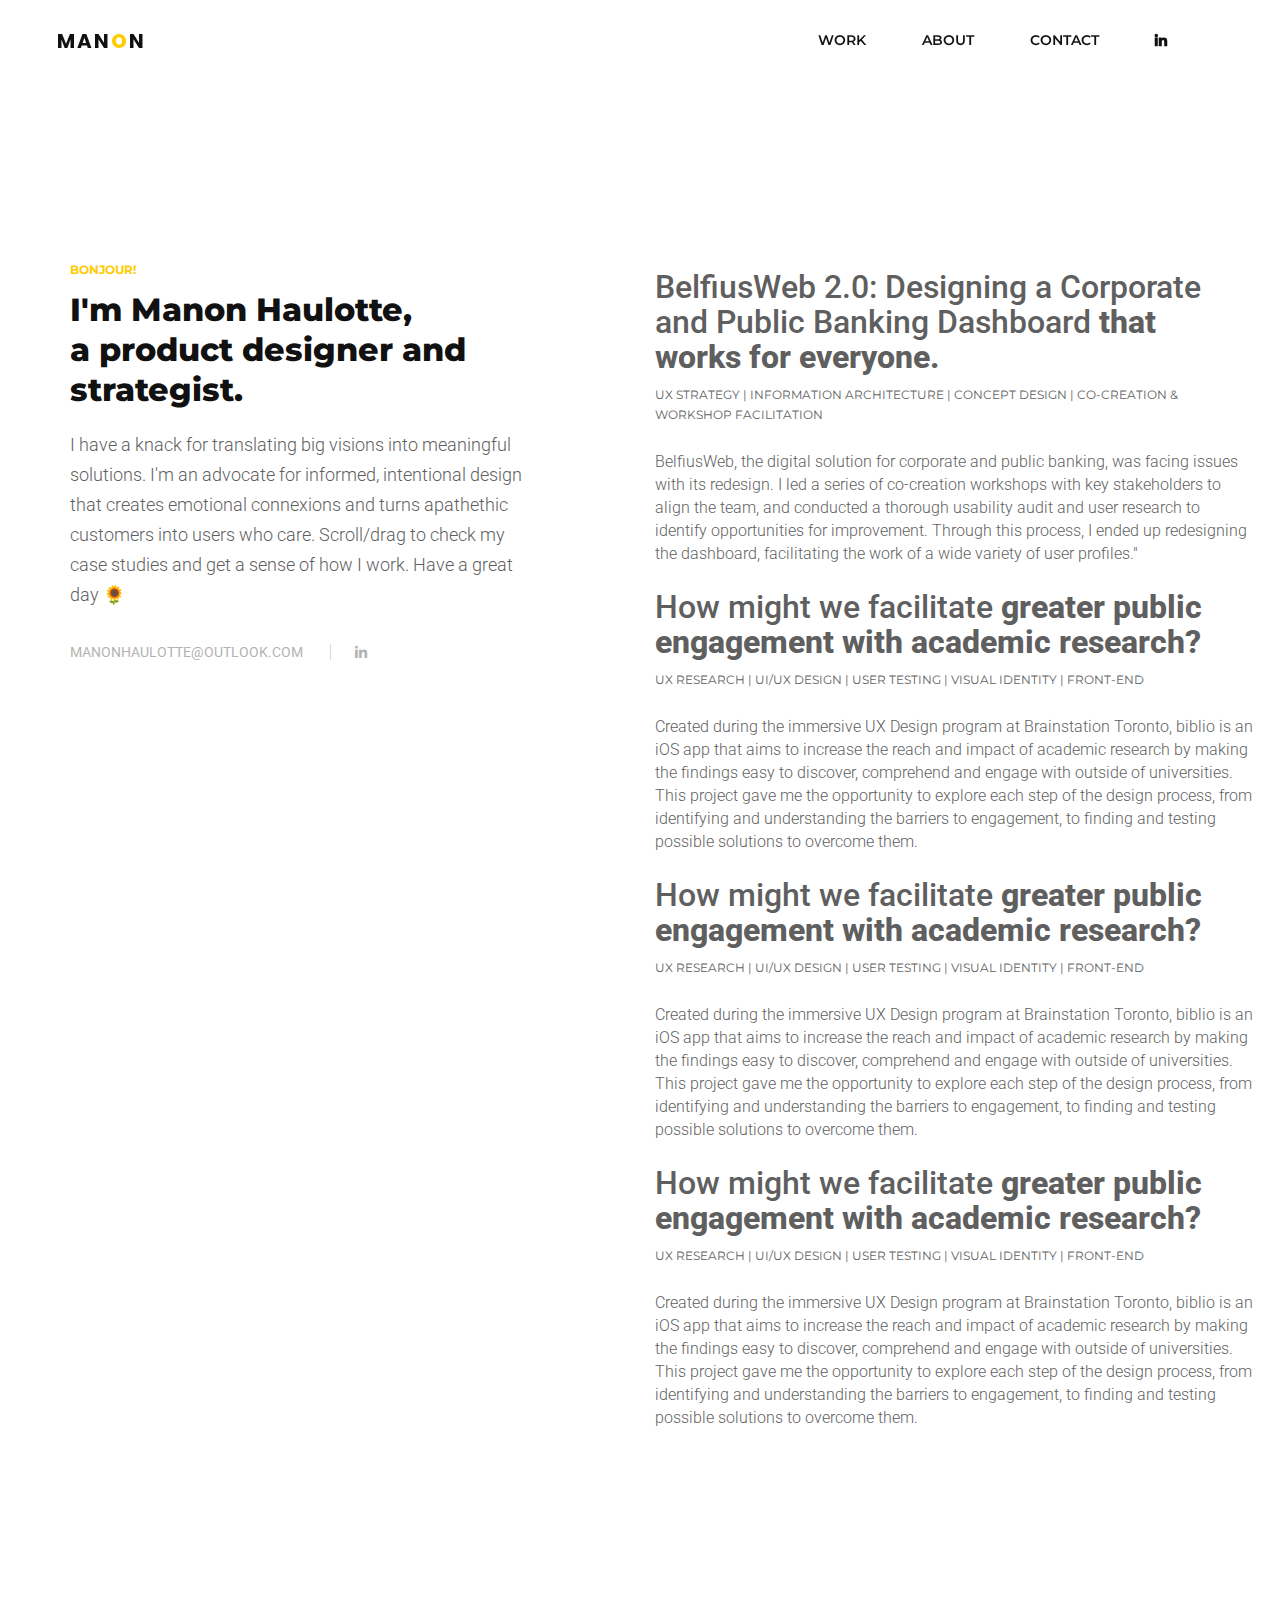
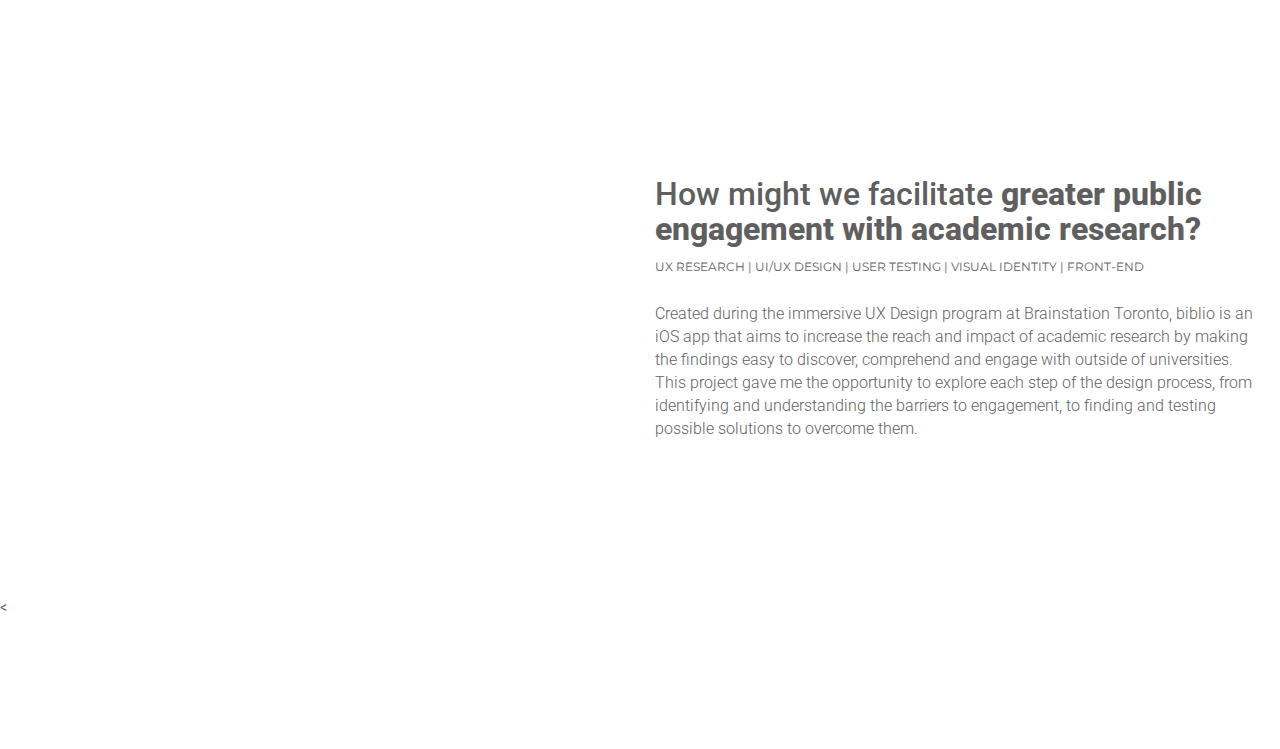
<file: index.html>
<!DOCTYPE html>
<html class="no-js" lang="en">

<head>
	<title>Manon Haulotte, Digital Product Designer</title>

	<meta charset="utf-8">
	<meta name="revisit-after" content="30 days">
	<meta name="google-site-verification" content="6_qjRnC9GCDrJzXwkbuzbQEsY9yHWh8kbJBPB7y6Ib4" />
	<meta content="IE=edge" http-equiv="X-UA-Compatible">
	<meta content="width=device-width,initial-scale=1.0,maximum-scale=1" name="viewport">
	<link rel="canonical" href="https://www.manonhaulotte.com/"/>

	<!-- Google Tag Manager -->
	<script>(function(w,d,s,l,i){w[l]=w[l]||[];w[l].push({'gtm.start':
				new Date().getTime(),event:'gtm.js'});var f=d.getElementsByTagName(s)[0],
				j=d.createElement(s),dl=l!='dataLayer'?'&l='+l:'';j.async=true;j.src=
				'https://www.googletagmanager.com/gtm.js?id='+i+dl;f.parentNode.insertBefore(j,f);
				})(window,document,'script','dataLayer','GTM-5CKCT3V');</script>
				<!-- End Google Tag Manager -->

	<!-- Global site tag (gtag.js) - Google Analytics -->
	<script async src="https://www.googletagmanager.com/gtag/js?id=UA-133305791-1"></script>
	<script>
	window.dataLayer = window.dataLayer || [];
	function gtag(){dataLayer.push(arguments);}
	gtag('js', new Date());

	gtag('config', 'UA-133305791-1');
	</script>


<meta property="og:site_name" content="Manon Haulotte"/>
<meta property="og:title" content="Manon Haulotte | Digital Product Designer"/>
<meta property="og:url" content="https://www.manonhaulotte.com/"/>
<meta property="og:type" content="website"/>
<meta property="og:description" content="Hi, I'm Manon Haulotte, a digital product designer. Have a look at my portfolio!"/>
<meta property="og:image" content="images/favicon.png"/>
<meta property="og:image:width" content="100"/>
<meta property="og:image:height" content="100"/>
<meta itemprop="name" content="Manon Haulotte &#124; Digital Product Designer"/>
<meta itemprop="url" content="https://www.manonhaulotte.com/"/>
<meta itemprop="description" content="Hi, I'm Manon Haulotte, a digital product designer. Have a look at my portfolio!"/>
<meta itemprop="thumbnailUrl" content="images/favicon.png"/>
<link rel="image_src" href="images/favicon.png" />
<meta itemprop="image" content="images/favicon.png"/>
<meta name="twitter:title" content="Manon Haulotte &#124; Digital Product Designer"/>
<meta name="twitter:image" content="images/favicon.png"/>
<meta name="twitter:url" content="https://www.manonhaulotte.com/"/>
<meta name="twitter:card" content="summary"/>
<meta name="twitter:description" content="Hi, I'm Manon Haulotte, a digital product designer. Have a look at my portfolio!"/>
<meta name="description" content="Hi, I'm Manon Haulotte, a digital product designer. Have a look at my portfolio!" />




	<link href="images/favicon.png" rel="shortcut icon"><!-- animation -->
	<link href="css/animate.css" rel="stylesheet"><!-- bootstrap -->
	<link href="css/bootstrap.min.css" rel="stylesheet"><!-- et line icon -->
	<link href="css/et-line-icons.css" rel="stylesheet"><!-- font-awesome icon -->
	<link href="css/font-awesome.min.css" rel="stylesheet"><!-- themify icon -->
	<link href="css/themify-icons.css" rel="stylesheet"><!-- swiper carousel -->
	<link href="css/swiper.min.css" rel="stylesheet"><!-- justified gallery  -->
	<link href="css/justified-gallery.min.css" rel="stylesheet"><!-- magnific popup -->
	<link href="css/magnific-popup.css" rel="stylesheet"><!-- revolution slider -->
	<link href="revolution/css/settings.css" media="screen" rel="stylesheet" type="text/css">
	<link href="revolution/css/layers.css" rel="stylesheet" type="text/css">
	<link href="revolution/css/navigation.css" rel="stylesheet" type="text/css"><!-- bootsnav -->
	<link href="css/bootsnav.css" rel="stylesheet"><!-- style -->
	<link href="css/style.css" rel="stylesheet"><!-- responsive css -->
	<link href="css/responsive.css" rel="stylesheet">

	<!--[if IE]>
            <script src="js/html5shiv.js"></script>
		<![endif]-->
		
	<meta name="p:domain_verify" content="cf0b57bd7a028c9acb236b04b03f8bbc"/>

</head>

<body>
	<!-- Google Tag Manager (noscript) -->
<noscript><iframe src="https://www.googletagmanager.com/ns.html?id=GTM-5CKCT3V"
	height="0" width="0" style="display:none;visibility:hidden"></iframe></noscript>
	<!-- End Google Tag Manager (noscript) -->
    <!-- nav -->
	<header>
        <nav class="navbar navbar-default bootsnav navbar-top header-light bg-transparent white-link">
            <div class="container-fluid nav-header-container">
                <div class="row">
                    <div class="col-md-2 col-xs-2">
                        <a href="index.html" title="Manon" class="logo">Man<span class="yellow o">O</span>n<span class="yellow"></span></a>
                    </div>
                    <div class="col-md-7 col-xs-2 width-auto pull-right accordion-menu xs-no-padding-right">
                        <button type="button" class="navbar-toggle collapsed pull-right" data-toggle="collapse"
                            data-target="#navbar-collapse-toggle-1">
                            <span class="sr-only">toggle navigation</span>
                            <img src="images/menu-icon.png" href="#" id="menu-icon">
                        </button>
                        <div class="navbar-collapse collapse pull-right" id="navbar-collapse-toggle-1">
                            <ul class="alt-font text-normal">
                                <a href="index.html">WORK</a>
                                <a href="about.html">ABOUT</a>
                                <a href="contact.html">CONTACT</a>
                            
                                <a class="linkedin text-dark-gray" href="http://www.linkedin.com/in/manon-haulotte"
                                target="_blank"><i class="fab fa-linkedin-in"></i></a>
                            </ul>
                        </div>
                    </div>
                </div>
            </div>
        </nav>
    </header>
    <!-- end nav -->

	<section class="wow fadeIn">

		<section class="wow fadeIn">
			<div class="container">
				<div class="row">
					<div class="col-md-5 col-sm-12">
						<h6 class="alt-font text-small font-weight-700 text-uppercase yellow margin-5px-bottom">Bonjour!</h6>
							<h5 class="alt-font text-extra-dark-gray font-weight-800 line-height-40 margin-20px-bottom sm-line-height-30">I'm
								Manon Haulotte, </br> a product designer and strategist.</h5>
							<p class="pull-left dispaly-block width-100 margin-20px-bottom text-large font-weight-300 margin-30px-bottom line-height-30 ">
								I have a knack for translating big visions into meaningful solutions. I'm an advocate for informed, intentional
								design that creates emotional connexions and turns apathethic customers into users who care. Scroll/drag to
								check my case studies and get a sense of how I work. Have a great day 🌻</p>

							</p><span class="infos"><a href="mailto:%20hi@manonhaulotte.com">manonhaulotte@outlook.com</a> <span class="social"><a href="https://www.linkedin.com/in/manon-haulotte/"
									 target="_blank"><i class="fab fa-linkedin-in"></i></a></span></span>
					</div>	<div class="col-md-1"></div>
					<div class="col-md-6 col-sm-12">
						<div class="project-list">
							<div class="project-item" href="belfius.html">
								<h5 class="alt-fon tfont-weight-400 margin-10px-bottom line-height-35 sm-line-height-26"> BelfiusWeb 2.0: Designing a Corporate and Public Banking Dashboard <span class= "font-weight-800"> that works for everyone.</span></h5>
						<h6 class="bottom-text alt-font text-small text-uppercase  margin-25px-bottom font-weight-400"> UX
							STRATEGY | INFORMATION ARCHITECTURE | CONCEPT DESIGN | CO-CREATION & WORKSHOP FACILITATION </h6>
						<div class="width-600px sm-width-100">
							<p class="text-medium line-height-25 font-weight-300 "> BelfiusWeb, the digital solution for corporate and public banking, was facing issues with its redesign. I led a series of co-creation workshops with key stakeholders to align the team, and conducted a thorough usability audit and user research to identify opportunities for improvement. Through this process, I ended up redesigning the dashboard, facilitating the work of a wide variety of user profiles."



							</p>
							</div>
							<div class="project-item" href="biblio.html">
								<h5 class="alt-fontfont-weight-400 margin-10px-bottom line-height-35 sm-line-height-26"> How might
									we facilitate <span class= "font-weight-800"> greater public engagement with academic research?</span></h5>
								<h6 class="bottom-text alt-font text-small  text-uppercase  margin-25px-bottom font-weight-400"> UX
									Research | UI/UX Design | USER TESTING | VISUAL IDENTITY | Front-End</h6>
								<div class="width-600px sm-width-100">
									<p class="text-medium line-height-25 font-weight-300 "> Created during the immersive UX Design program at
										Brainstation Toronto, biblio is an iOS app that aims to increase the reach and impact of academic research by
										making the findings easy to discover, comprehend and engage with outside of universities. This project gave
										me the opportunity to explore each step of the design process, from
										identifying and understanding the barriers to engagement, to finding and testing possible
										solutions to overcome them.</p>
							</div>
							<div class="project-item" href="riaktr.html">
								<h5 class="alt-fontfont-weight-400 margin-10px-bottom line-height-35 sm-line-height-26"> How might
									we facilitate <span class= "font-weight-800"> greater public engagement with academic research?</span></h5>
								<h6 class="bottom-text alt-font text-small  text-uppercase  margin-25px-bottom font-weight-400"> UX
									Research | UI/UX Design | USER TESTING | VISUAL IDENTITY | Front-End</h6>
								<div class="width-600px sm-width-100">
									<p class="text-medium line-height-25 font-weight-300 "> Created during the immersive UX Design program at
										Brainstation Toronto, biblio is an iOS app that aims to increase the reach and impact of academic research by
										making the findings easy to discover, comprehend and engage with outside of universities. This project gave
										me the opportunity to explore each step of the design process, from
										identifying and understanding the barriers to engagement, to finding and testing possible
										solutions to overcome them.</p>
										

									</div>
									<div class="project-item" href="coop.html">
										<h5 class="alt-fontfont-weight-400 margin-10px-bottom line-height-35 sm-line-height-26"> How might
											we facilitate <span class= "font-weight-800"> greater public engagement with academic research?</span></h5>
										<h6 class="bottom-text alt-font text-small  text-uppercase  margin-25px-bottom font-weight-400"> UX
											Research | UI/UX Design | USER TESTING | VISUAL IDENTITY | Front-End</h6>
										<div class="width-600px sm-width-100">
											<p class="text-medium line-height-25 font-weight-300 "> Created during the immersive UX Design program at
												Brainstation Toronto, biblio is an iOS app that aims to increase the reach and impact of academic research by
												making the findings easy to discover, comprehend and engage with outside of universities. This project gave
												me the opportunity to explore each step of the design process, from
												identifying and understanding the barriers to engagement, to finding and testing possible
												solutions to overcome them.</p>
									</div>

							<div class="project-item" href="tvep.html">
								<h5 class="alt-font text-white font-weight-400 margin-10px-bottom line-height-35 sm-line-height-26"> How to optimize the experience of<span class= "font-weight-800"> getting a car insurance quote online?</span></h5>
								<h6 class="bottom-text alt-font text-small text-white text-uppercase  margin-25px-bottom font-weight-400"> UX
									Research | UX/UI DESIGN  | USER TESTING </h6>
								<div class="width-600px sm-width-100">
									<p class="text-medium line-height-25   font-weight-300  text-white mobile"> One of Capco's client, a major Canadian insurance company, wanted to fully rethink their online quote experience. It had to be fast, intuitive and appealing to younger customers, to build trust and to be consistent with the brand and existing patterns. Together with a cross-functional agile team, we researched, designed, tested and developed the flow for a new client getting a car insurance quote in Quebec, from entering their information to selecting a plan.
								
								</p>
							</div>
							<div class="project-item" href="trainings.html">
								<h5 class="alt-fontfont-weight-400 margin-10px-bottom line-height-35 sm-line-height-26"> How might
									we facilitate <span class= "font-weight-800"> greater public engagement with academic research?</span></h5>
								<h6 class="bottom-text alt-font text-small  text-uppercase  margin-25px-bottom font-weight-400"> UX
									Research | UI/UX Design | USER TESTING | VISUAL IDENTITY | Front-End</h6>
								<div class="width-600px sm-width-100">
									<p class="text-medium line-height-25 font-weight-300 "> Created during the immersive UX Design program at
										Brainstation Toronto, biblio is an iOS app that aims to increase the reach and impact of academic research by
										making the findings easy to discover, comprehend and engage with outside of universities. This project gave
										me the opportunity to explore each step of the design process, from
										identifying and understanding the barriers to engagement, to finding and testing possible
										solutions to overcome them.</p>
							</div>

						</div>
					</div>
				</div>
			</div>
		</section>
							<
	<!-- start scroll to top -->
	<a class="scroll-top-arrow" href="javascript:void(0);"><i class="ti-arrow-up"></i></a> <!-- end scroll to top  -->
	<!-- javascript libraries -->

	<script src="js/jquery.js" type="text/javascript">
	</script>
	<script src="js/modernizr.js" type="text/javascript">
	</script>
	<script src="js/bootstrap.min.js" type="text/javascript">
	</script>
	<script src="js/jquery.easing.1.3.js" type="text/javascript">
	</script>
	<script src="js/skrollr.min.js" type="text/javascript">
	</script>
	<script src="js/smooth-scroll.js" type="text/javascript">
	</script>
	<script src="js/jquery.appear.js" type="text/javascript">
	</script> <!-- menu navigation -->

	<script src="js/bootsnav.js" type="text/javascript">
	</script>
	<script src="js/jquery.nav.js" type="text/javascript">
	</script> <!-- animation -->

	<script src="js/wow.min.js" type="text/javascript">
	</script> <!-- page scroll -->

	<script src="js/page-scroll.js" type="text/javascript">
	</script> <!-- swiper carousel -->

	<script src="js/swiper.min.js" type="text/javascript">
	</script> <!-- counter -->

	<script src="js/jquery.count-to.js" type="text/javascript">
	</script> <!-- parallax -->

	<script src="js/jquery.stellar.js" type="text/javascript">
	</script> <!-- magnific popup -->

	<script src="js/jquery.magnific-popup.min.js" type="text/javascript">
	</script> <!-- portfolio with shorting tab -->

	<script src="js/isotope.pkgd.min.js" type="text/javascript">
	</script> <!-- images loaded -->

	<script src="js/imagesloaded.pkgd.min.js" type="text/javascript">
	</script> <!-- pull menu -->

	<script src="js/classie.js" type="text/javascript">
	</script>
	<script src="js/hamburger-menu.js" type="text/javascript">
	</script> <!-- counter  -->

	<script src="js/counter.js" type="text/javascript">
	</script> <!-- fit video  -->

	<script src="js/jquery.fitvids.js" type="text/javascript">
	</script> <!-- equalize -->

	<script src="js/equalize.min.js" type="text/javascript">
	</script> <!-- skill bars  -->

	<script src="js/skill.bars.jquery.js" type="text/javascript">
	</script> <!-- justified gallery  -->

	<script src="js/justified-gallery.min.js" type="text/javascript">
	</script>
	<!--pie chart-->

	<script src="js/jquery.easypiechart.min.js" type="text/javascript">
	</script> <!-- instagram -->

	<script src="js/instafeed.min.js" type="text/javascript">
	</script> <!-- retina -->

	<script src="js/retina.min.js" type="text/javascript">
	</script> <!-- revolution -->

	<script src="revolution/js/jquery.themepunch.tools.min.js" type="text/javascript">
	</script>
	<script src="revolution/js/jquery.themepunch.revolution.min.js" type="text/javascript">
	</script>
	<!-- revolution slider extensions (load below extensions JS files only on local file systems to make the slider work! The following part can be removed on server for on demand loading) -->
	<!--<script type="text/javascript" src="revolution/js/extensions/revolution.extension.actions.min.js"></script>
        <script type="text/javascript" src="revolution/js/extensions/revolution.extension.carousel.min.js"></script>
        <script type="text/javascript" src="revolution/js/extensions/revolution.extension.kenburn.min.js"></script>
        <script type="text/javascript" src="revolution/js/extensions/revolution.extension.layeranimation.min.js"></script>
        <script type="text/javascript" src="revolution/js/extensions/revolution.extension.migration.min.js"></script>
        <script type="text/javascript" src="revolution/js/extensions/revolution.extension.navigation.min.js"></script>
        <script type="text/javascript" src="revolution/js/extensions/revolution.extension.parallax.min.js"></script>
        <script type="text/javascript" src="revolution/js/extensions/revolution.extension.slideanims.min.js"></script>
        <script type="text/javascript" src="revolution/js/extensions/revolution.extension.video.min.js"></script>-->
	<!-- setting -->

	<script src="js/main.js" type="text/javascript">
	</script>
</body>

</html>
</file>
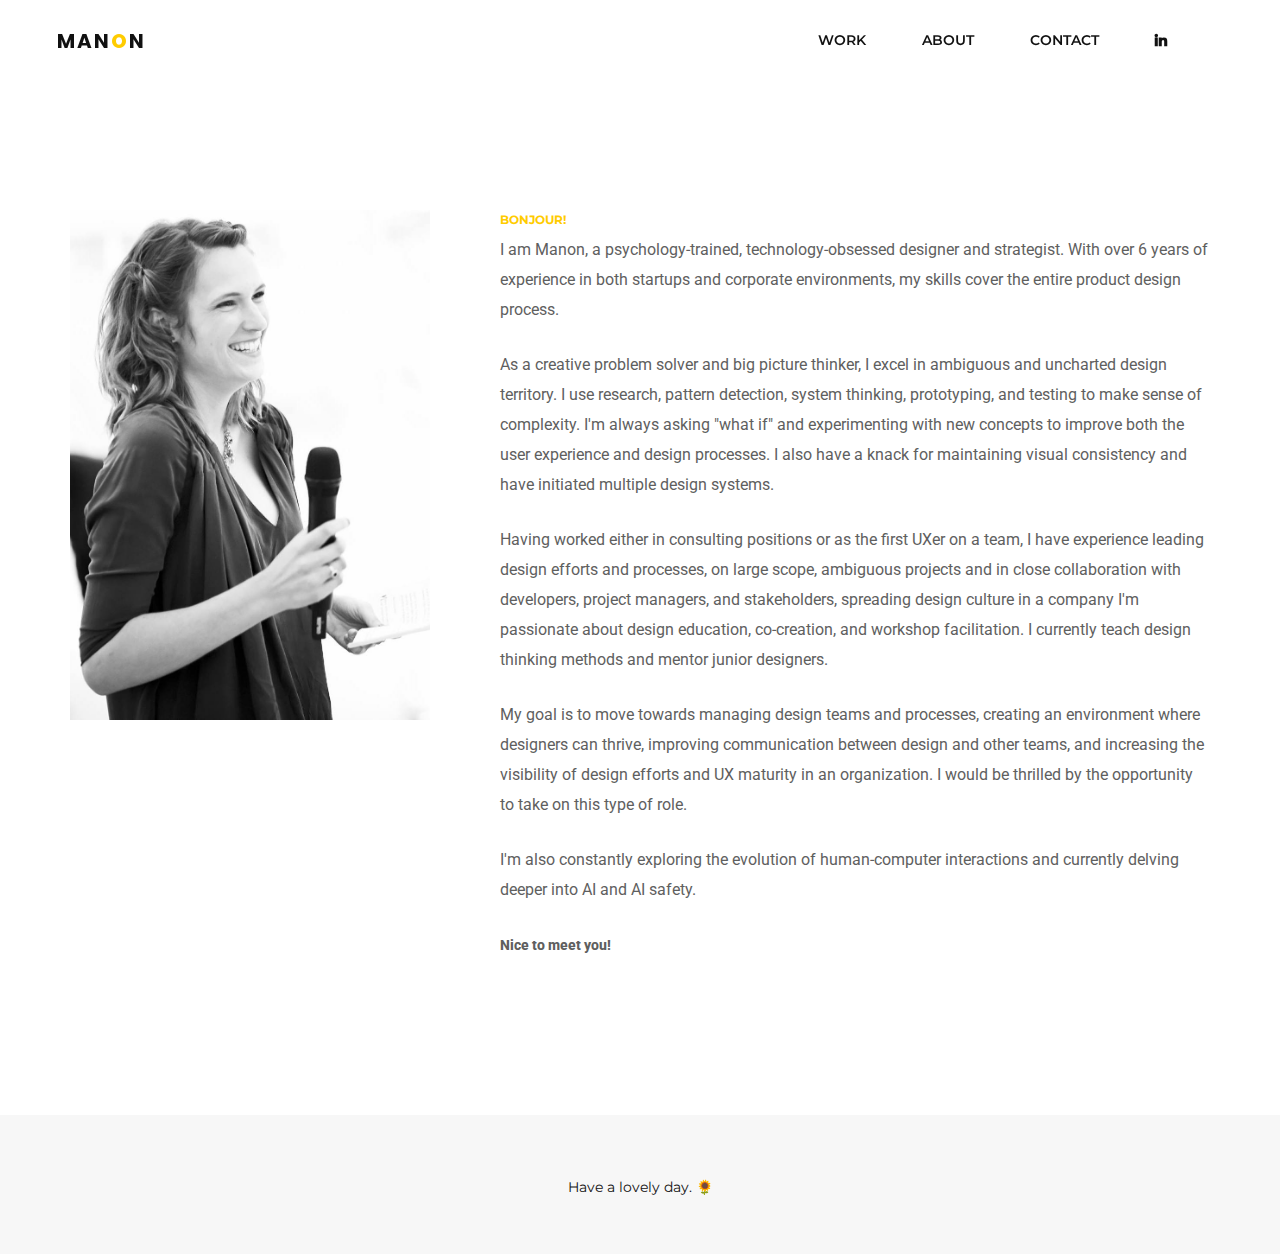
<file: about.html>
<!doctype html>
<html class="no-js" lang="en">

<head>
    <title>Manon Haulotte | Product Designer</title>
    <meta charset="utf-8">
    <meta http-equiv="X-UA-Compatible" content="IE=edge" />
    <meta name="viewport" content="width=device-width,initial-scale=1.0,maximum-scale=1" />
    <meta name="description" content="Manon Haulotte is a Product Designer based in Amsterdam">
    <meta name="keywords" content="design, ux, ui, product, web, digital, designer, creative, freelance, agency, start-up, strategy, studio, freelancer, amsterdam, brussels, europe">

    <link rel="shortcut icon" href="images/favicon.png">


    <!-- animation -->
    <link rel="stylesheet" href="css/animate.css" />
    <!-- bootstrap -->
    <link rel="stylesheet" href="css/bootstrap.min.css" />
    <!-- et line icon -->
    <link rel="stylesheet" href="css/et-line-icons.css" />
    <!-- font-awesome icon -->
    <link rel="stylesheet" href="css/font-awesome.min.css" />
    <!-- themify icon -->
    <link rel="stylesheet" href="css/themify-icons.css">

    <!-- justified gallery  -->
    <link rel="stylesheet" href="css/justified-gallery.min.css">
    <!-- magnific popup -->
    <link rel="stylesheet" href="css/magnific-popup.css" />
    <!-- revolution slider -->
    <link rel="stylesheet" type="text/css" href="revolution/css/settings.css" media="screen" />
    <link rel="stylesheet" type="text/css" href="revolution/css/layers.css">
    <link rel="stylesheet" type="text/css" href="revolution/css/navigation.css">
    <!-- bootsnav -->
    <link rel="stylesheet" href="css/bootsnav.css">
    <!-- style -->
    <link rel="stylesheet" href="css/style.css" />
    <!-- responsive css -->
    <link rel="stylesheet" href="css/responsive.css" />
    <!--[if IE]>
            <script src="js/html5shiv.js"></script>
        <![endif]-->
</head>

<body>


    <header>
        <nav class="navbar navbar-default bootsnav navbar-top header-light bg-transparent white-link">
            <div class="container-fluid nav-header-container">
                <div class="row">
                    <div class="col-md-2 col-xs-2">
                        <a href="index.html" title="Manon" class="logo">Man<span class="yellow o">O</span>n<span class="yellow"></span></a>
                    </div>
                    <div class="col-md-7 col-xs-2 width-auto pull-right accordion-menu xs-no-padding-right">
                        <button type="button" class="navbar-toggle collapsed pull-right" data-toggle="collapse"
                            data-target="#navbar-collapse-toggle-1">
                            <span class="sr-only">toggle navigation</span>
                            <img src="images/menu-icon.png" href="#" id="menu-icon">
                        </button>
                        <div class="navbar-collapse collapse pull-right" id="navbar-collapse-toggle-1">
                            <ul class="alt-font text-normal">
                                <a href="index.html">WORK</a>
                                <a href="about.html">ABOUT</a>
                                <a href="contact.html">CONTACT</a>
                        
                                <a class="linkedin text-dark-gray" href="http://www.linkedin.com/in/manon-haulotte"
                                target="_blank"><i class="fab fa-linkedin-in"></i></a>
                            </ul>
                        </div>
                    </div>
                </div>
            </div>
        </nav>
    </header>
    <!-- end nav -->


    <!-- start about product section -->
    <section class="wow fadeIn">
        <div class="container margin-80px-top">
            <div class="row">
                    <div class="col-md-4 sm-display-none sm-margin-50px-bottom xs-margin-30px-bottom wow fadeIn">
                            <img class="slideInLeft animated" src="images/profile.jpg" alt="Manon Haulotte, Product Designer">
                    </div>
            
                <div class="col-md-8 wow fadeIn">
                    <div class="padding-40px-left sm-padding-10px-lr">
                        <h6 class="alt-font text-small font-weight-700 text-uppercase yellow margin-5px-bottom">Bonjour!</h6>
                        <p class="text-medium line-height-30">
                            I am Manon, a psychology-trained, technology-obsessed designer and strategist. With over 6 years of experience in both startups and corporate environments, my skills cover the entire product design process. 
 </p>
 <p class="text-medium line-height-30">
    As a creative problem solver and big picture thinker, I excel in ambiguous and uncharted design territory. I use research, pattern detection, system thinking, prototyping, and testing to make sense of complexity. I'm always asking "what if" and experimenting with new concepts to improve both the user experience and design processes. I also have a knack for maintaining visual consistency and have initiated multiple design systems.
</p>
<p class="text-medium line-height-30">
    Having worked either in consulting positions or as the first UXer on a team, I have experience leading design efforts and processes, on large scope, ambiguous projects and in close collaboration with developers, project managers, and stakeholders, spreading design culture in a company I'm passionate about design education, co-creation, and workshop facilitation. I currently teach design thinking methods and mentor junior designers. 
</p>
<p class="text-medium line-height-30">
    My goal is to move towards managing design teams and processes, creating an environment where designers can thrive, improving communication between design and other teams, and increasing the visibility of design efforts and UX maturity in an organization. I would be thrilled by the opportunity to take on this type of role.

</p>

<p class="text-medium line-height-30">
    I'm also constantly exploring the evolution of human-computer interactions and currently delving deeper into AI and AI safety.


</p>
<p class="text-bold line-height-30 font-weight-800">
   Nice to meet you!

</p>


                        </div>
                    </div>
                </div>
             </div>
</section>
    <!-- end about product section -->





    <section class="bg-light-gray padding-60px-top padding-30px-bottom">
        <div class="container">
            <div class="row">
                <div class="col-md-12 text-center">
                    <span class="display-block alt-font text-medium-gray ">
                        <p class="font-weight-400 "> Have a lovely day. 🌻 </p>
                    </span>
                </div>
            </div>
        </div>
    </section>



    <!-- start scroll to top 
    <a class="scroll-top-arrow" href="javascript:void(0);"><i class="ti-arrow-up"></i></a>
end scroll to top  -->
    <!-- javascript libraries -->
    <script type="text/javascript" src="js/jquery.js"></script>
    <script type="text/javascript" src="js/modernizr.js"></script>
    <script type="text/javascript" src="js/bootstrap.min.js"></script>
    <script type="text/javascript" src="js/jquery.easing.1.3.js"></script>
    <script type="text/javascript" src="js/skrollr.min.js"></script>
    <script type="text/javascript" src="js/smooth-scroll.js"></script>
    <script type="text/javascript" src="js/jquery.appear.js"></script>
    <!-- menu navigation -->
    <script type="text/javascript" src="js/bootsnav.js"></script>
    <script type="text/javascript" src="js/jquery.nav.js"></script>
    <!-- animation -->

    <script type="text/javascript" src="js/wow.min.js"></script>
    <!-- page scroll -->
    <script type="text/javascript" src="js/page-scroll.js"></script>

    <!-- counter -->
    <script type="text/javascript" src="js/jquery.count-to.js"></script>
    <!-- parallax -->
    <script type="text/javascript" src="js/jquery.stellar.js"></script>
    <!-- magnific popup -->
    <script type="text/javascript" src="js/jquery.magnific-popup.min.js"></script>
    <!-- portfolio with shorting tab -->
    <script type="text/javascript" src="js/isotope.pkgd.min.js"></script>
    <!-- images loaded -->
    <script type="text/javascript" src="js/imagesloaded.pkgd.min.js"></script>
    <!-- pull menu -->
    <script type="text/javascript" src="js/classie.js"></script>
    <script type="text/javascript" src="js/hamburger-menu.js"></script>
    <!-- counter  -->
    <script type="text/javascript" src="js/counter.js"></script>
    <!-- fit video  -->
    <script type="text/javascript" src="js/jquery.fitvids.js"></script>
    <!-- equalize -->
    <script type="text/javascript" src="js/equalize.min.js"></script>
    <!-- skill bars  -->
    <script type="text/javascript" src="js/skill.bars.jquery.js"></script>
    <!-- justified gallery  -->
    <script type="text/javascript" src="js/justified-gallery.min.js"></script>
    <!--pie chart-->
    <script type="text/javascript" src="js/jquery.easypiechart.min.js"></script>
    <!-- instagram -->
    <script type="text/javascript" src="js/instafeed.min.js"></script>
    <!-- retina -->
    <script type="text/javascript" src="js/retina.min.js"></script>
    <!-- revolution -->
    <script type="text/javascript" src="revolution/js/jquery.themepunch.tools.min.js"></script>
    <script type="text/javascript" src="revolution/js/jquery.themepunch.revolution.min.js"></script>
    <!-- revolution slider extensions (load below extensions JS files only on local file systems to make the slider work! The following part can be removed on server for on demand loading) -->
    <!--<script type="text/javascript" src="revolution/js/extensions/revolution.extension.actions.min.js"></script>
        <script type="text/javascript" src="revolution/js/extensions/revolution.extension.carousel.min.js"></script>
        <script type="text/javascript" src="revolution/js/extensions/revolution.extension.kenburn.min.js"></script>
        <script type="text/javascript" src="revolution/js/extensions/revolution.extension.layeranimation.min.js"></script>
        <script type="text/javascript" src="revolution/js/extensions/revolution.extension.migration.min.js"></script>
        <script type="text/javascript" src="revolution/js/extensions/revolution.extension.navigation.min.js"></script>
        <script type="text/javascript" src="revolution/js/extensions/revolution.extension.parallax.min.js"></script>
        <script type="text/javascript" src="revolution/js/extensions/revolution.extension.slideanims.min.js"></script>
        <script type="text/javascript" src="revolution/js/extensions/revolution.extension.video.min.js"></script>-->
    <!-- setting -->
    <script type="text/javascript" src="js/main.js"></script>
</body>

</html>
</file>
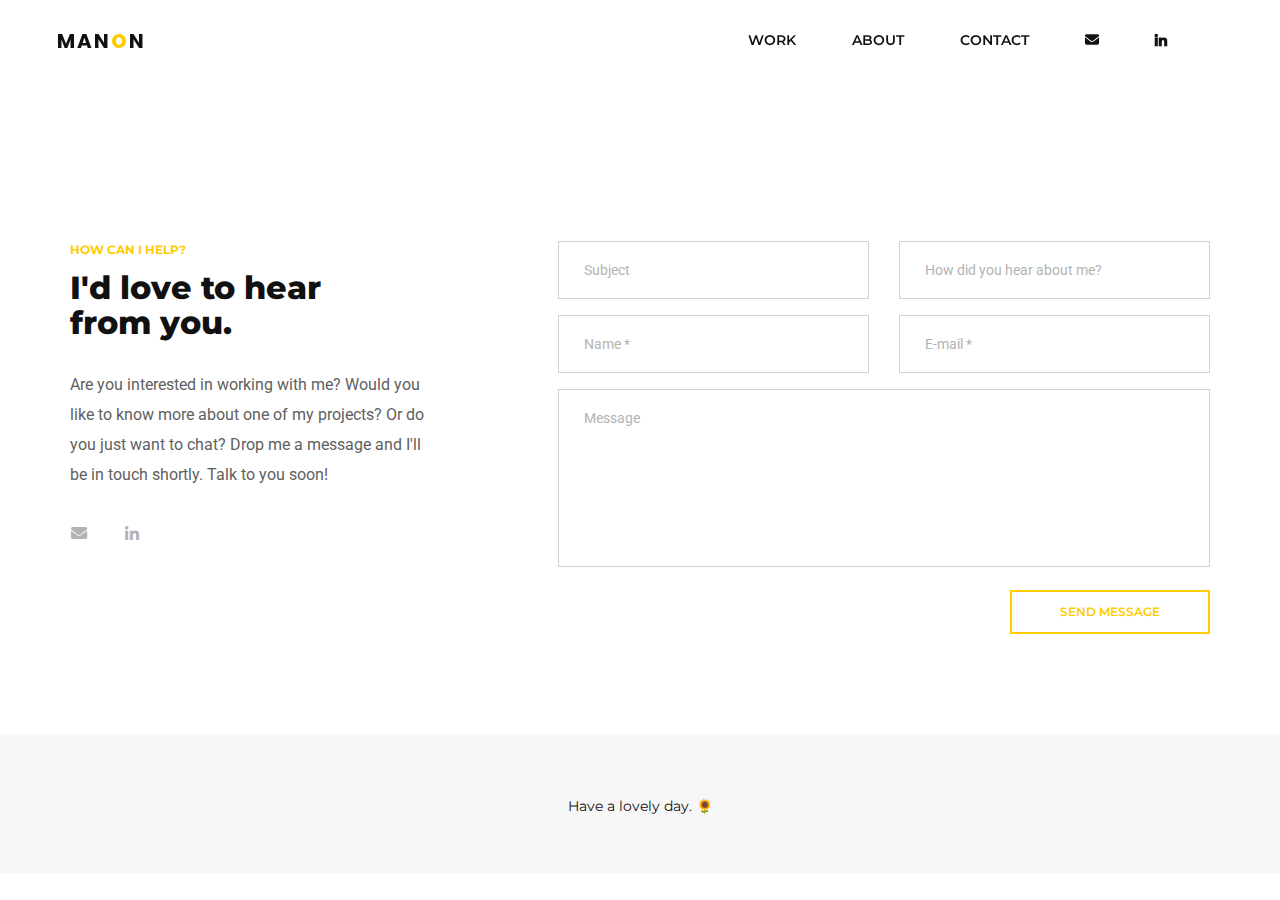
<file: contact.html>
<!DOCTYPE html>
<html class="no-js" lang="en">
<head>
	<title>Manon Haulotte | Product Designer</title>
	<meta charset="utf-8">
	<meta content="IE=edge" http-equiv="X-UA-Compatible">
	<meta content="width=device-width,initial-scale=1.0,maximum-scale=1" name="viewport">
	<meta content="Manon Haulotte is a Product Designer based in Amsterdam" name="description">
	<meta content="design, ux, ui, product, web, digital, designer, creative, freelance, agency, start-up, strategy, studio, freelancer, amsterdam, brussels" name="keywords">
	<link href="images/favicon.png" rel="shortcut icon"><!-- animation -->
	<link href="css/animate.css" rel="stylesheet"><!-- bootstrap -->
	<link href="css/bootstrap.min.css" rel="stylesheet"><!-- et line icon -->
	<link href="css/et-line-icons.css" rel="stylesheet"><!-- font-awesome icon -->
	<link href="css/font-awesome.min.css" rel="stylesheet"><!-- themify icon -->
	<link href="css/themify-icons.css" rel="stylesheet"><!-- swiper carousel -->
	<link href="css/swiper.min.css" rel="stylesheet"><!-- justified gallery  -->
	<link href="css/justified-gallery.min.css" rel="stylesheet"><!-- magnific popup -->
	<link href="css/magnific-popup.css" rel="stylesheet"><!-- revolution slider -->
	<link href="revolution/css/settings.css" media="screen" rel="stylesheet" type="text/css">
	<link href="revolution/css/layers.css" rel="stylesheet" type="text/css">
	<link href="revolution/css/navigation.css" rel="stylesheet" type="text/css"><!-- bootsnav -->
	<link href="css/bootsnav.css" rel="stylesheet"><!-- style -->
	<link href="css/style.css" rel="stylesheet"><!-- responsive css -->
	<link href="css/responsive.css" rel="stylesheet"><!--[if IE]>
            <script src="js/html5shiv.js"></script>
        <![endif]-->
</head>
<body>
    <header>
        <nav class="navbar navbar-default bootsnav navbar-top header-light bg-transparent white-link">
            <div class="container-fluid nav-header-container">
                <div class="row">
                    <div class="col-md-2 col-xs-2">
                        <a href="index.html" title="Manon" class="logo">Man<span class="yellow o">O</span>n<span class="yellow"></span></a>
                    </div>
                    <div class="col-md-7 col-xs-2 width-auto pull-right accordion-menu xs-no-padding-right">
                        <button type="button" class="navbar-toggle collapsed pull-right" data-toggle="collapse"
                            data-target="#navbar-collapse-toggle-1">
                            <span class="sr-only">toggle navigation</span>
                            <img src="images/menu-icon.png" href="#" id="menu-icon">
                        </button>
                        <div class="navbar-collapse collapse pull-right" id="navbar-collapse-toggle-1">
                            <ul class="alt-font text-normal">
                                <a href="index.html">WORK</a>
                                <a href="about.html">ABOUT</a>
                                <a href="contact.html">CONTACT</a>
                                <a class="email text-dark-gray" href="mailto:manonhaulotte@outlook.com"><i
                                    class="fas fa-envelope"></i></a>
                                <a class="linkedin text-dark-gray" href="http://www.linkedin.com/in/manon-haulotte"
                                target="_blank"><i class="fab fa-linkedin-in"></i></a>
                            </ul>
                        </div>
                    </div>
                </div>
            </div>
        </nav>
    </header>
    <!-- end nav -->
        <!-- start help section -->
        
        <section class="wow fadeIn big-section">
            <div class="container margin-80px-top">
                <div class="row">
                    <div class="col-md-4 col-sm-12 col-xs-12 sm-bottom-40 md-padding-20px-bottom">
                            <h6 class="alt-font text-small font-weight-700 text-uppercase yellow margin-5px-bottom">How can I help?</h6>
                            <h5 class=" alt-font text-extra-dark-gray margin-30px-bottom font-weight-800">I'd love to hear  <br class="mobile"> from you.</h5>
                        <p class="text-medium line-height-30" > Are you interested in working with me? Would you like to know more about one of my projects? Or do you just want to chat? Drop me a message and I'll be in touch shortly. Talk to you soon!</p>
                        <div class="social2 social-icon-style-10 text-left no-padding-left">
                                <ul class="small-icon no-margin-bottom text-left no-padding-left">
                    
                                    <li> <a class="email text-light-gray" href="mailto:manonhaulotte@outlook.com"><i
                                                class="fas fa-envelope"></i><span></span></a></li>
                                    <li><a class="linkedin text-light-gray" href="linkedin.com/in/manon-haulotte/"
                                            target="_blank"><i class="fab fa-linkedin-in"></i><span></span></a></li>
                                </ul>
                            </div>
                        </div>
        
                        <div class="col-md-7 col-md-push-1 col-sm-12 col-xs-12" id="start-your-project">
        
                            <form id="project-contact-form" action="javascript:void(0)" method="post">
                                <div class="row">
        
                                    <div class="col-md-12">
                                        <div id="success-project-contact-form" class="no-margin-lr"></div>
                                    </div>
                                    <div class="col-md-6">
                                        <input type="text" name="topic" id="topic" placeholder="Subject" class="big-input">
                                    </div>
                                    <div class="col-md-6">
                                        <input type="text" name="how" id="how" placeholder="How did you hear about me?" class="big-input"></div>
                                    <div class="col-md-6">
                                        <input type="text" name="name" id="name" placeholder="Name *" class="big-input">
                                    </div>
                                    <div class="col-md-6">
                                        <input type="text" name="email" id="email" placeholder="E-mail *" class="big-input"></div>
        
        
                                    <div class="col-md-12">
                                        <textarea name="comment" id="comment" placeholder="Message" rows="6" class="big-textarea"></textarea>
                                    </div>
                                </div>
        
        
                                <div class="col-md-12 text-right no-padding-right">
                                    <button id="project-contact-us-button" type="submit" class="btn btn-medium btn-transparent-deep-pink md-margin-15px-bottom sm-display-table sm-margin-lr-auto">send
                                        message</button>
                                </div>
                        </div>
                    </div>
                    </form>
                </div>
            </section>
            <!-- end help section -->
        <!-- end help section -->

        <section class="bg-light-gray padding-60px-top padding-30px-bottom">
                <div class="container">
                    <div class="row">
                        <div class="col-md-12 text-center">
                            <span class="display-block alt-font text-medium-gray ">
                                <p class="font-weight-400 "> Have a lovely day. 🌻 </p>
                            </span>
                        </div>
                    </div>
                </div>
            </section>
        

        <!-- javascript libraries -->
        <script type="text/javascript" src="js/jquery.js"></script>
        <script type="text/javascript" src="js/modernizr.js"></script>
        <script type="text/javascript" src="js/bootstrap.min.js"></script>
        <script type="text/javascript" src="js/jquery.easing.1.3.js"></script>
        <script type="text/javascript" src="js/skrollr.min.js"></script>
        <script type="text/javascript" src="js/smooth-scroll.js"></script>
        <script type="text/javascript" src="js/jquery.appear.js"></script>
        <!-- menu navigation -->
        <script type="text/javascript" src="js/bootsnav.js"></script>
        <script type="text/javascript" src="js/jquery.nav.js"></script>
        <!-- animation -->
        <script type="text/javascript" src="js/wow.min.js"></script>
        <!-- page scroll -->
        <script type="text/javascript" src="js/page-scroll.js"></script>
        <!-- swiper carousel -->
        <script type="text/javascript" src="js/swiper.min.js"></script>
        <!-- counter -->
        <script type="text/javascript" src="js/jquery.count-to.js"></script>
        <!-- parallax -->
        <script type="text/javascript" src="js/jquery.stellar.js"></script>
        <!-- magnific popup -->
        <script type="text/javascript" src="js/jquery.magnific-popup.min.js"></script>
        <!-- portfolio with shorting tab -->
        <script type="text/javascript" src="js/isotope.pkgd.min.js"></script>
        <!-- images loaded -->
        <script type="text/javascript" src="js/imagesloaded.pkgd.min.js"></script>
        <!-- pull menu -->
        <script type="text/javascript" src="js/classie.js"></script>
        <script type="text/javascript" src="js/hamburger-menu.js"></script>
        <!-- counter  -->
        <script type="text/javascript" src="js/counter.js"></script>
        <!-- fit video  -->
        <script type="text/javascript" src="js/jquery.fitvids.js"></script>
        <!-- equalize -->
        <script type="text/javascript" src="js/equalize.min.js"></script>
        <!-- skill bars  -->
        <script type="text/javascript" src="js/skill.bars.jquery.js"></script> 
        <!-- justified gallery  -->
        <script type="text/javascript" src="js/justified-gallery.min.js"></script>
        <!--pie chart-->
        <script type="text/javascript" src="js/jquery.easypiechart.min.js"></script>
        <!-- instagram -->
        <script type="text/javascript" src="js/instafeed.min.js"></script>
        <!-- retina -->
        <script type="text/javascript" src="js/retina.min.js"></script>
        <!-- revolution -->
        <script type="text/javascript" src="revolution/js/jquery.themepunch.tools.min.js"></script>
        <script type="text/javascript" src="revolution/js/jquery.themepunch.revolution.min.js"></script>
        <!-- revolution slider extensions (load below extensions JS files only on local file systems to make the slider work! The following part can be removed on server for on demand loading) -->
        <!--<script type="text/javascript" src="revolution/js/extensions/revolution.extension.actions.min.js"></script>
        <script type="text/javascript" src="revolution/js/extensions/revolution.extension.carousel.min.js"></script>
        <script type="text/javascript" src="revolution/js/extensions/revolution.extension.kenburn.min.js"></script>
        <script type="text/javascript" src="revolution/js/extensions/revolution.extension.layeranimation.min.js"></script>
        <script type="text/javascript" src="revolution/js/extensions/revolution.extension.migration.min.js"></script>
        <script type="text/javascript" src="revolution/js/extensions/revolution.extension.navigation.min.js"></script>
        <script type="text/javascript" src="revolution/js/extensions/revolution.extension.parallax.min.js"></script>
        <script type="text/javascript" src="revolution/js/extensions/revolution.extension.slideanims.min.js"></script>
        <script type="text/javascript" src="revolution/js/extensions/revolution.extension.video.min.js"></script>-->
        <!-- setting -->
        <script type="text/javascript" src="js/main.js"></script>
    </body>
</html>
</file>
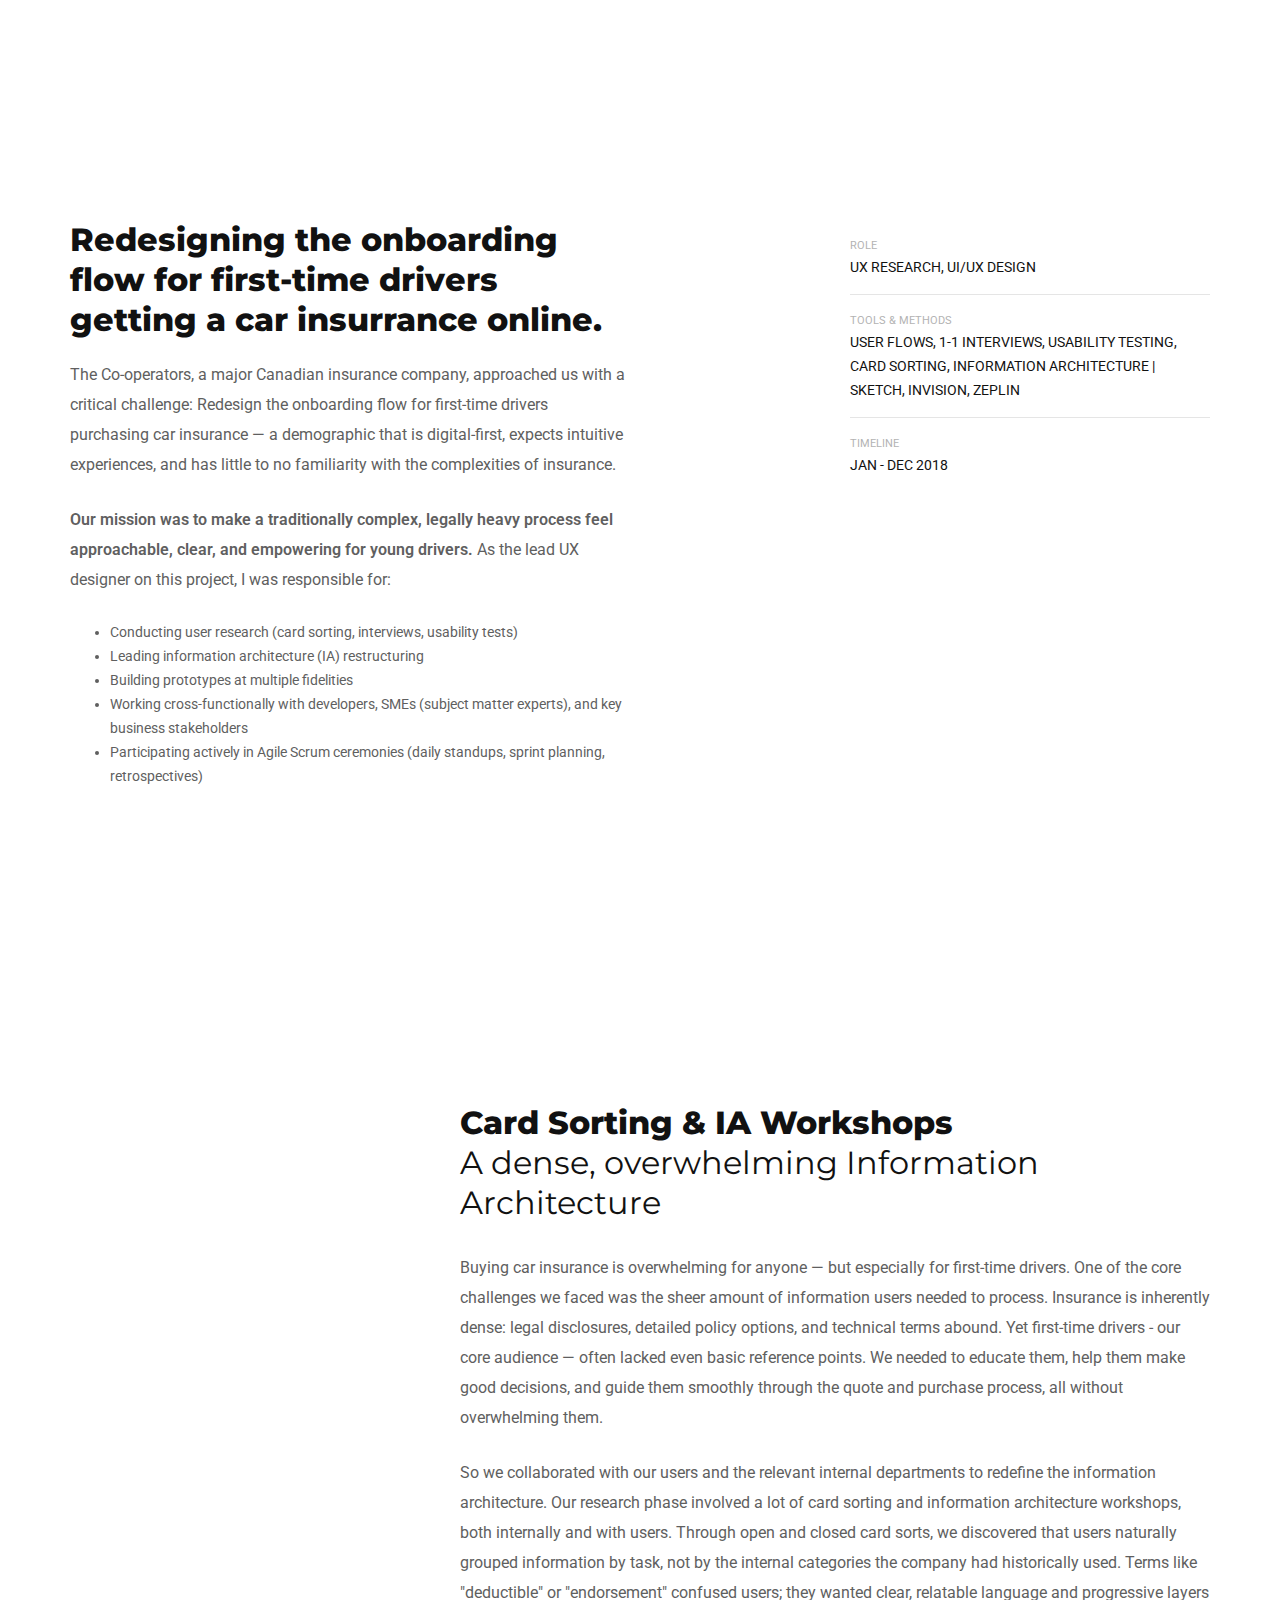
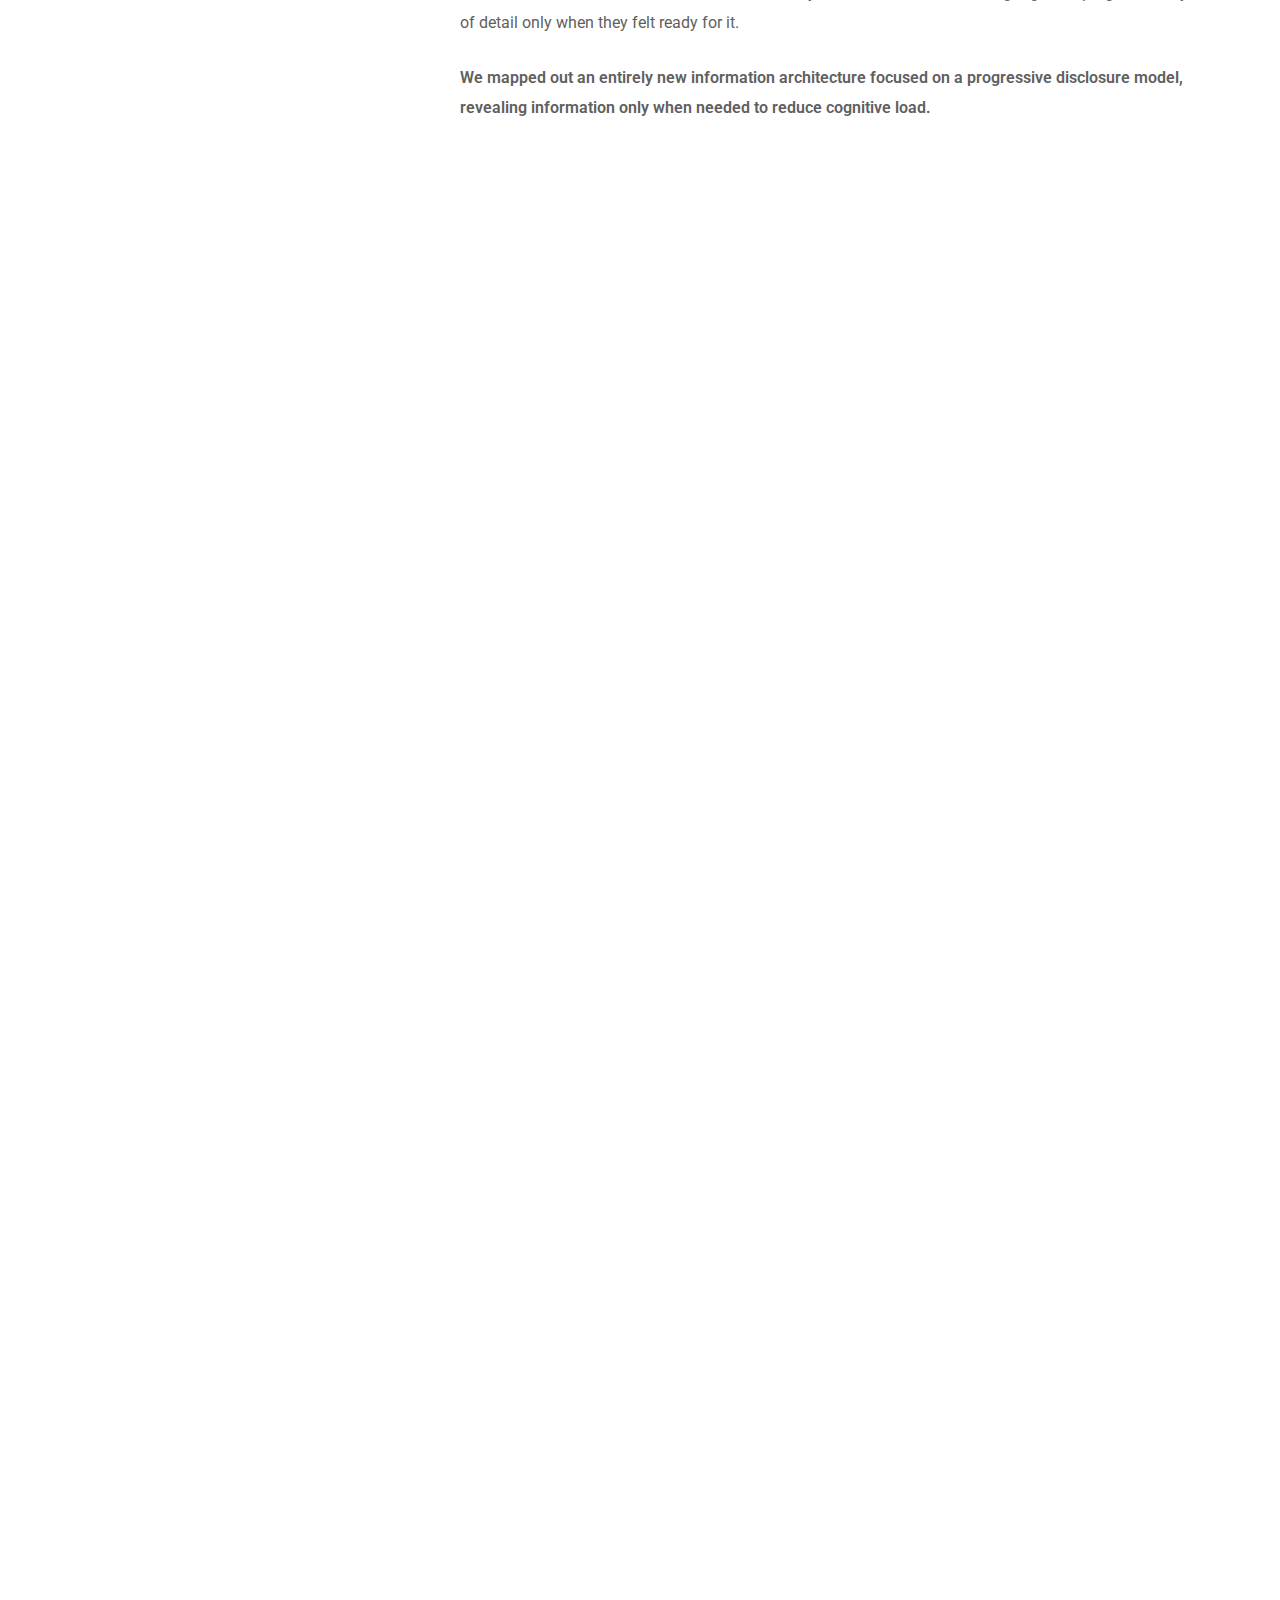
<file: coop.html>
<!doctype html>
<html class="no-js" lang="en">

<head>
    <title> Manon Haulotte | Product Designer</title>
    <meta charset="utf-8">
    <meta http-equiv="X-UA-Compatible" content="IE=edge" />
    <meta name="viewport" content="width=device-width,initial-scale=1.0,maximum-scale=1" />
    <meta name="description" content="Manon Haulotte is a Product Designer based in Amsterdam">
    <meta name="keywords" content="design, ux, ui, product, web, digital, designer, creative, freelance, agency, start-up, strategy, studio, freelancer, amsterdam, brussels, europe">

    <link rel="shortcut icon" href="images/favicon.png">


    <!-- animation -->
    <link rel="stylesheet" href="css/animate.css" />
    <!-- bootstrap -->
    <link rel="stylesheet" href="css/bootstrap.min.css" />
    <!-- et line icon -->
    <link rel="stylesheet" href="css/et-line-icons.css" />
    <!-- font-awesome icon -->
    <link rel="stylesheet" href="css/font-awesome.min.css" />
    <!-- themify icon -->
    <link rel="stylesheet" href="css/themify-icons.css">

    <!-- justified gallery  -->
    <link rel="stylesheet" href="css/justified-gallery.min.css">
    <!-- magnific popup -->
    <link rel="stylesheet" href="css/magnific-popup.css" />
    <!-- revolution slider -->
    <link rel="stylesheet" type="text/css" href="revolution/css/settings.css" media="screen" />
    <link rel="stylesheet" type="text/css" href="revolution/css/layers.css">
    <link rel="stylesheet" type="text/css" href="revolution/css/navigation.css">
    <!-- bootsnav -->
    <link rel="stylesheet" href="css/bootsnav.css">
    <!-- style -->
    <link rel="stylesheet" href="css/style.css" />
    <!-- responsive css -->
    <link rel="stylesheet" href="css/responsive.css" />
    <!--[if IE]>
            <script src="js/html5shiv.js"></script>
        <![endif]-->
</head>

<body>
    <!-- nav -->
    <header>
    </header>
    <!-- end nav -->
    <!-- start about product section -->
    <section class="wow fadeIn">
        <div class="container margin-80px-top">
            <div class="row">
                <div class="col-md-6 sm-margin-50px-bottom xs-margin-30px-bottom wow fadeIn">
                    <h5 class="alt-font text-extra-dark-gray font-weight-800 line-height-40 margin-20px-bottom sm-line-height-30">Redesigning the onboarding flow for first-time drivers getting a car insurrance online. </h5>
                    <p class="text-medium line-height-30"> The Co-operators, a major Canadian insurance company, approached us with a critical challenge:
Redesign the onboarding flow for first-time drivers purchasing car insurance — a demographic that is digital-first, expects intuitive experiences, and has little to no familiarity with the complexities of insurance.
  </p>  <p class="text-medium line-height-30">    <b>
Our mission was to make a traditionally complex, legally heavy process feel approachable, clear, and empowering for young drivers.   </b>

As the lead UX designer on this project, I was responsible for:
                        <ul>
  <li>
                        Conducting user research (card sorting, interviews, usability tests)  </li>
                          <li>Leading information architecture (IA) restructuring</li>
                          <li>Building prototypes at multiple fidelities</li>
                          <li>Working cross-functionally with developers, SMEs (subject matter experts), and key business stakeholders</li>
                          <li>Participating actively in Agile Scrum ceremonies (daily standups, sprint planning, retrospectives)</li>   </ul>
            </p>
               
    
            
                </div>
                <div class="col-md-4 col-md-offset-2 wow fadeIn">
                    <ul class="list-style-8 margin-twelve-left">
                        <li class="text-uppercase text-medium-gray "><span class="display-block text-extra-small text-light-gray"></br>Role</span>UX
                            Research, UI/UX Design</li>
                                <li class="text-uppercase text-medium-gray"><span class="display-block text-extra-small text-light-gray">TOOLS & METHODS</span>User Flows, 1-1 Interviews, usability testing, card sorting, information architecture  |  Sketch, InVision, Zeplin </li>
                        <li class="text-uppercase text-medium-gray"><span class="display-block text-extra-small text-light-gray">Timeline</span>Jan - Dec 2018</li>
                    </ul>
                </div>
            </div>
        </div>
    </section>
    <!-- end about product section -->

    <!-- start about section -->
    <section class="big-section">
        <div class="container">
            <div class="row">
                <div class="col-lg-2 col-md-3 col-sm-12 col-xs-12 sm-margin-5px-bottom wow fadeInLeft">
                    <div class="separator-line-horrizontal-full bg-deep-pink margin-20px-bottom sm-display-none"></div>
                    <span class="text-uppercase alt-font text-medium-gray letter-spacing-1 font-weight-600 text-small">DISCOVERY
                        </br> & RESEARCH</span>
                </div>
                <div class="col-lg-8 col-md-7 col-md-offset-2 last-paragraph-no-margin">
                    <h5 class="alt-font page-title-extra-small text-extra-dark-gray font-weight-400 margin-30px-bottom clear-both line-height-40 no-margin-top sm-line-height-30 "><span class="font-weight-800"> Card Sorting & IA Workshops</span> </br>A dense, overwhelming Information Architecture</h5>
 <p class="text-medium line-height-30">
                    Buying car insurance is overwhelming for anyone — but especially for first-time drivers.
One of the core challenges we faced was the sheer amount of information users needed to process. Insurance is inherently dense: legal disclosures, detailed policy options, and technical terms abound. Yet first-time drivers - our core audience — often lacked even basic reference points. We needed to educate them, help them make good decisions, and guide them smoothly through the quote and purchase process, all without overwhelming them.

             </p>
                    
                    <p class="text-medium line-height-30">
                       So we collaborated with our users and the relevant internal departments to redefine the information architecture. Our research phase involved a lot of card sorting and information architecture workshops, both internally and with users. Through open and closed card sorts, we discovered that users naturally grouped information by task, not by the internal categories the company had historically used. Terms like "deductible" or "endorsement" confused users; they wanted clear, relatable language and progressive layers of detail only when they felt ready for it.
            
                    
                    </p>

                    
                    <p class="text-medium line-height-30">
 <b>We mapped out an entirely new information architecture focused on a progressive disclosure model, revealing information only when needed to reduce cognitive load.
</b>


                </div>
            </div>
        </div>
    </section>
         <section class="no-padding">
            <div class="container-fluid">
                <div class="row padding-15px-lr ">
                <div class="col-md-12 margin-35px-bottom wow fadeInUp">
                                 <img src="images/QBprocess.png" class="width-100" alt="Information Architecture" />
                            </div>
                </div>
            </div>
        </section>
    <!-- end about section -->


    <!-- start about section -->
    <section class="wow fadeIn big-section">
        <div class="container">
            <div class="row">
                <div class="col-lg-2 col-md-3 col-sm-12 col-xs-12 sm-margin-5px-bottom wow fadeInLeft">
                    <div class="separator-line-horrizontal-full bg-deep-pink margin-20px-bottom sm-display-none"></div>
                    <span class="text-uppercase alt-font text-medium-gray letter-spacing-1 font-weight-600 text-small">Exploration, Testing & Iterations
                </span>
                </div>
                <div class="col-lg-8 col-md-7 col-md-offset-2 last-paragraph-no-margin">
                    <h5 class="alt-font page-title-extra-small text-extra-dark-gray font-weight-400 margin-30px-bottom clear-both line-height-40 no-margin-top sm-line-height-30"><span class="font-weight-800"> Design Solution: </span> </br> Progressive Disclosure & Information Layering </h5>
                    <p class="text-medium line-height-30">
                      These insights led us to reimagine the information architecture around a progressive disclosure model. We prioritized what users needed immediately, simplified language whenever possible, and designed the experience to let users dive deeper into specifics at their own pace.

</p>
                          <p class="text-medium line-height-30">
                       Throughout the design process, we ran usability tests at different stages of fidelity — from rough wireframes to near-final prototypes. We saw early on that users disengaged when faced with heavy blocks of legal text, but when we implemented expandable "Learn More" modules, users felt more in control and better informed. Simple progress indicators and encouraging microcopy also played an outsized role in keeping users moving forward without second-guessing themselves. </p>
                          <p class="text-medium line-height-30">
                              One of the most difficult and rewarding parts of the redesign was the final quote presentation. Insurance quotes are notoriously confusing, especially for newcomers. After multiple rounds of testing and iteration, we landed on a three-options view: a Basic Coverage option for those focused on affordability, a Recommended Coverage that balanced protection and value, and an Enhanced Coverage for users seeking maximum security. Each option included a clean monthly price display, key coverage highlights, and expandable sections for detailed breakdowns. We also introduced a side-by-side comparison feature, empowering users to confidently weigh their choices.
</p>
                          <p class="text-medium line-height-30">
Working closely with developers and experts in an Agile environment meant that UX was integrated into every sprint. I collaborated directly with developers on writing user stories and acceptance criteria, sat in sprint planning meetings to help scope features realistically, and frequently synced with legal teams to make sure compliance wasn't just an afterthought.
</p>
                          <p class="text-medium line-height-30"> In parallel, I worked closely with The Co-operators' branding and marketing teams to ensure that the redesigned onboarding experience aligned with their updated brand guidelines, as well as their in-house UX writer. We paid special attention to the tone of voice, imagery, and micro-interactions, making sure they all contributed to a welcoming and reassuring atmosphere - critical for young drivers making a major financial decision for the first time.</p>
                                <p class="text-medium line-height-30">
                             
                      Although the full onboarding flow was still in final QA testing when I transitioned off the project, early beta results were extremely promising. Users were completing quotes 23% faster, quote-to-purchase conversions for first-time drivers had risen by 15%, and there was a 40% reduction in customer support tickets related to onboarding confusion. Perhaps most importantly, internal stakeholders, especially in legal and compliance, expressed a new confidence that users genuinely understood what they were buying, something that had been a long-standing concern.
</p>
                                <p class="text-medium line-height-30">
Reflecting on this project, it was a powerful reminder that great UX isn’t just about making things look good or work faster. It’s about making complex decisions feel manageable, building trust at every step, and respecting the user’s cognitive load. In working across disciplines, testing relentlessly, and fighting for clarity in every detail, we were able to turn a traditionally painful process into an experience that felt simple, supportive, and empowering for young drivers stepping into the world of insurance for the first time.</p>
                </div>
            </div>
        </div>
    </section>
    <!-- end about section -->



     <section class="wow fadeIn no-padding">
        <div class="container-fluid">
            <div class="row zoom-gallery padding-15px-lr sm-no-padding-lr">
                <div class="col-md-4 col-sm-4  sm-margin-30px-bottom  wow fadeInUp hover-option2">
                    <!-- photo item -->
                    <a href="images/QBbefore.png" title="Before">
                        
                        <figure>
                            <div class="portfolio-img bg-extra-dark-gray"><img src="images/QBbefore.png" alt="" class="project-img-gallery width-100"></div>
                        </figure>
                    </a>
                    <p class="text-center text-light-gray padding-10px-top">Before</p>
                    <!-- end photo item -->
                </div>
                <div class="col-md-4 col-sm-4 sm-margin-30px-bottom  wow fadeInUp wow-del hover-option2" data-wow-delay="0.2s">
                    <!-- photo item -->
                    <a href="images/QB1.png" title="After - Progressive Disclosure">
                        <figure>
                            <div class="portfolio-img bg-extra-dark-gray"><img src="images/QB1.png" alt=""
                                    class="project-img-gallery width-100"></div>
                        </figure>

                    </a>
                    <p class="text-center text-light-gray padding-10px-top">After</p>
                    <!-- end photo item -->
                </div>
             <div class="col-md-4 col-sm-4 sm-margin-30px-bottom  wow fadeInUp wow-del hover-option2" data-wow-delay="0.2s">
                    <!-- photo item -->
                    <a href="images/QB2.png" title="After - Quote Page>
                        <figure>
                            <div class="portfolio-img bg-extra-dark-gray"><img src="images/QB1.png" alt=""
                                    class="project-img-gallery width-100"></div>
                        </figure>

                    </a>
                    <p class="text-center text-light-gray padding-10px-top">After</p>
                    <!-- end photo item -->
                </div>
            </div>
        </div>
    </section>
    <!-- end gallery section -->

        <!-- end project gallery section -->
     <!-- start project gallery section -->

        <!-- end project gallery section -->


             <!-- start social links section -->
             <section class="wow fadeIn">
                    <div class="container">
                        <div class="row">
                            <div class="col-md-12 text-center social-style-4 border round">
                                <span class="text-medium font-weight-600  display-block alt-font text-medium-gray margin-20px-bottom"><p class="text-extra-large font-weight-400 margin-20px-bottom "> Thank you for reading. 🌻 </p> <p class="text-extra-large font-weight-600 ">Interested? <a class="text-black" href="contact.html">Let's work together.</a></p>
                            </div>
                        </div>
                    </div>
                </section>
                <!-- end social links section -->
     
    <!-- start blog navigation bar section -->

    <!-- end blog navigation bar section -->

    <!-- start scroll to top -->
    <a class="scroll-top-arrow" href="javascript:void(0);"><i class="ti-arrow-up"></i></a>
    <!-- end scroll to top  -->
    <!-- javascript libraries -->
    <script type="text/javascript" src="js/jquery.js"></script>
    <script type="text/javascript" src="js/modernizr.js"></script>
    <script type="text/javascript" src="js/bootstrap.min.js"></script>
    <script type="text/javascript" src="js/jquery.easing.1.3.js"></script>
    <script type="text/javascript" src="js/skrollr.min.js"></script>
    <script type="text/javascript" src="js/smooth-scroll.js"></script>
    <script type="text/javascript" src="js/jquery.appear.js"></script>
    <!-- menu navigation -->
    <script type="text/javascript" src="js/bootsnav.js"></script>
    <script type="text/javascript" src="js/jquery.nav.js"></script>
    <!-- animation -->

    <script type="text/javascript" src="js/wow.min.js"></script>
    <!-- page scroll -->
    <script type="text/javascript" src="js/page-scroll.js"></script>

    <!-- counter -->
    <script type="text/javascript" src="js/jquery.count-to.js"></script>
    <!-- parallax -->
    <script type="text/javascript" src="js/jquery.stellar.js"></script>
    <!-- magnific popup -->
    <script type="text/javascript" src="js/jquery.magnific-popup.min.js"></script>
    <!-- portfolio with shorting tab -->
    <script type="text/javascript" src="js/isotope.pkgd.min.js"></script>
    <!-- images loaded -->
    <script type="text/javascript" src="js/imagesloaded.pkgd.min.js"></script>
    <!-- pull menu -->
    <script type="text/javascript" src="js/classie.js"></script>
    <script type="text/javascript" src="js/hamburger-menu.js"></script>
    <!-- counter  -->
    <script type="text/javascript" src="js/counter.js"></script>
    <!-- fit video  -->
    <script type="text/javascript" src="js/jquery.fitvids.js"></script>
    <!-- equalize -->
    <script type="text/javascript" src="js/equalize.min.js"></script>
    <!-- skill bars  -->
    <script type="text/javascript" src="js/skill.bars.jquery.js"></script>
    <!-- justified gallery  -->
    <script type="text/javascript" src="js/justified-gallery.min.js"></script>
    <!--pie chart-->
    <script type="text/javascript" src="js/jquery.easypiechart.min.js"></script>
    <!-- instagram -->
    <script type="text/javascript" src="js/instafeed.min.js"></script>
    <!-- retina -->
    <script type="text/javascript" src="js/retina.min.js"></script>
    <!-- revolution -->
    <script type="text/javascript" src="revolution/js/jquery.themepunch.tools.min.js"></script>
    <script type="text/javascript" src="revolution/js/jquery.themepunch.revolution.min.js"></script>
    <!-- revolution slider extensions (load below extensions JS files only on local file systems to make the slider work! The following part can be removed on server for on demand loading) -->
    <!--<script type="text/javascript" src="revolution/js/extensions/revolution.extension.actions.min.js"></script>
        <script type="text/javascript" src="revolution/js/extensions/revolution.extension.carousel.min.js"></script>
        <script type="text/javascript" src="revolution/js/extensions/revolution.extension.kenburn.min.js"></script>
        <script type="text/javascript" src="revolution/js/extensions/revolution.extension.layeranimation.min.js"></script>
        <script type="text/javascript" src="revolution/js/extensions/revolution.extension.migration.min.js"></script>
        <script type="text/javascript" src="revolution/js/extensions/revolution.extension.navigation.min.js"></script>
        <script type="text/javascript" src="revolution/js/extensions/revolution.extension.parallax.min.js"></script>
        <script type="text/javascript" src="revolution/js/extensions/revolution.extension.slideanims.min.js"></script>
        <script type="text/javascript" src="revolution/js/extensions/revolution.extension.video.min.js"></script>-->
    <!-- setting -->
    <script type="text/javascript" src="js/main.js"></script>
</body>

</html>
</file>
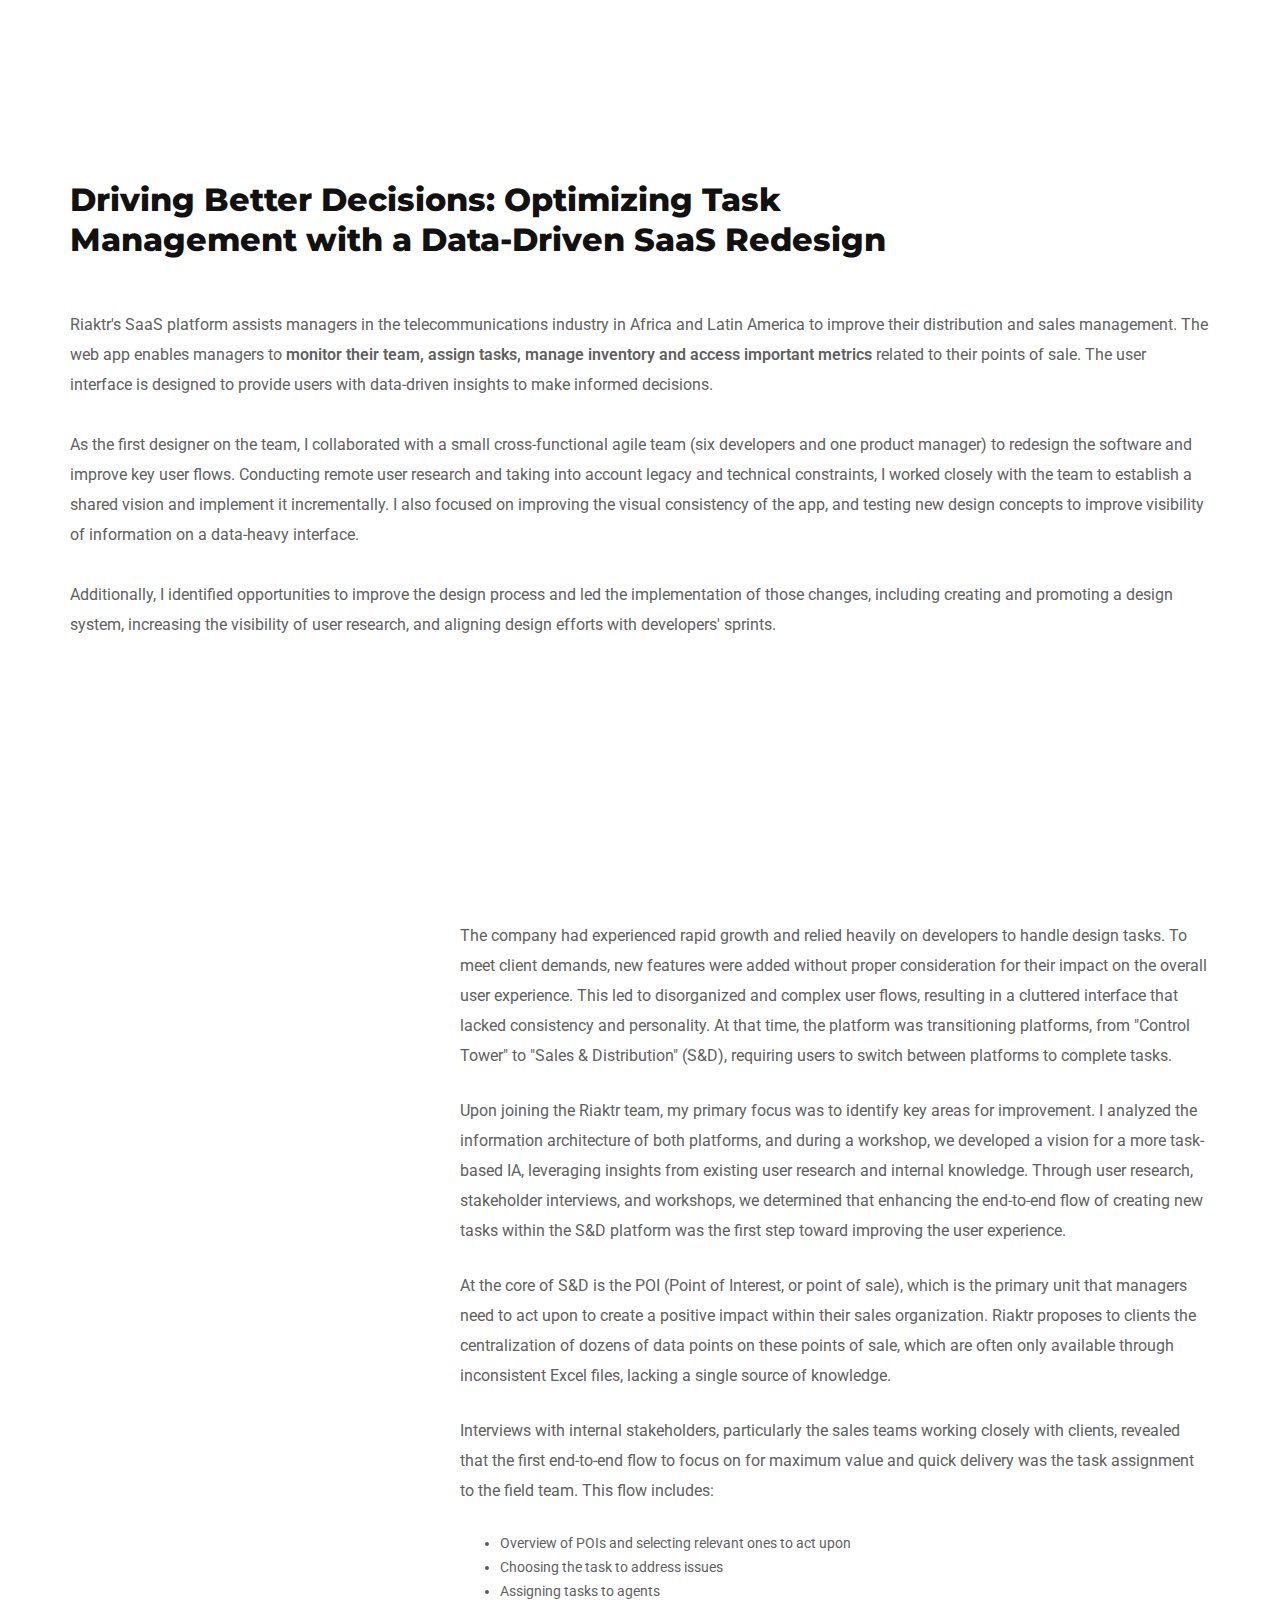
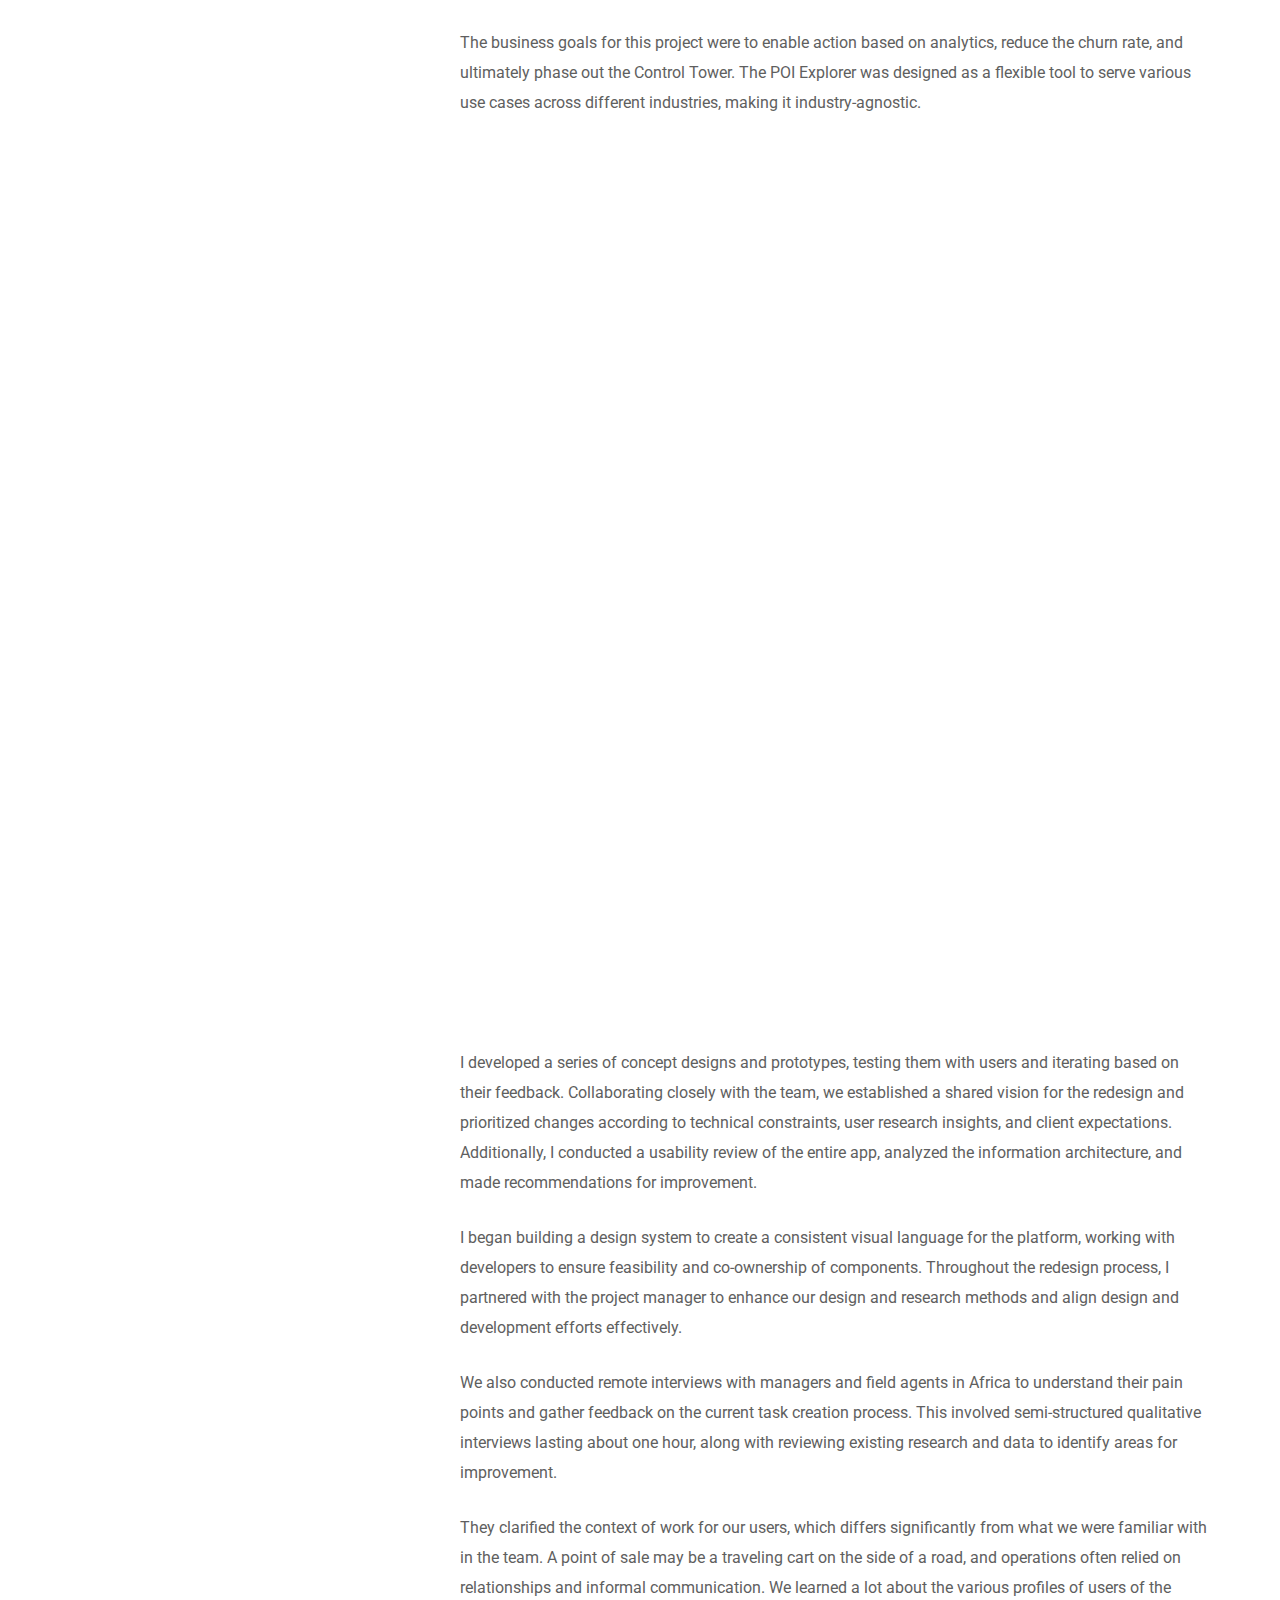
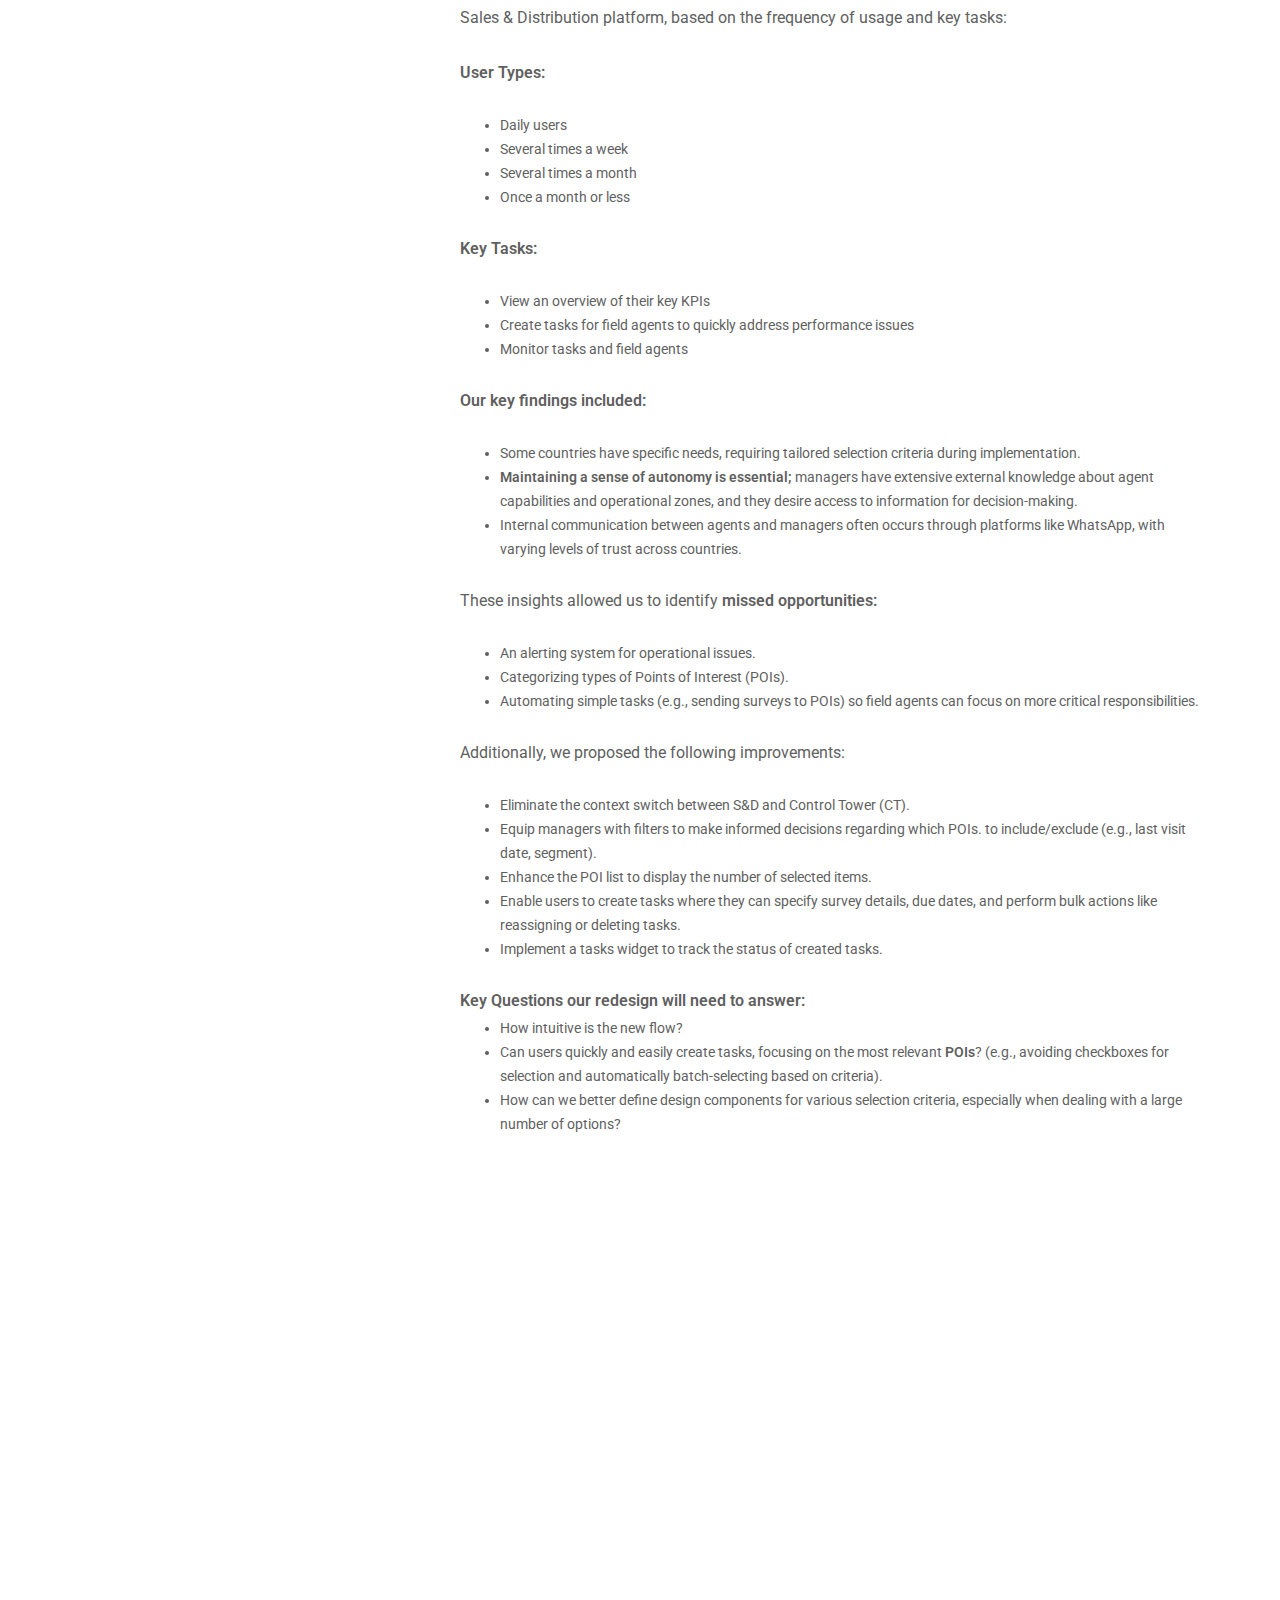
<file: riaktr.html>
<!doctype html>
<html class="no-js" lang="en">

<head>
    <title> Manon Haulotte | Product Designer</title>
    <meta charset="utf-8">
    <meta http-equiv="X-UA-Compatible" content="IE=edge" />
    <meta name="viewport" content="width=device-width,initial-scale=1.0,maximum-scale=1" />
    <meta name="description" content="Manon Haulotte is a Product Designer based in Amsterdam">
    <meta name="keywords" content="design, ux, ui, product, web, digital, designer, creative, freelance, agency, start-up, strategy, studio, freelancer, amsterdam, brussels, europe">

    <link rel="shortcut icon" href="images/favicon.png">


    <!-- animation -->
    <link rel="stylesheet" href="css/animate.css" />
    <!-- bootstrap -->
    <link rel="stylesheet" href="css/bootstrap.min.css" />
    <!-- et line icon -->
    <link rel="stylesheet" href="css/et-line-icons.css" />
    <!-- font-awesome icon -->
    <link rel="stylesheet" href="css/font-awesome.min.css" />
    <!-- themify icon -->
    <link rel="stylesheet" href="css/themify-icons.css">

    <!-- justified gallery  -->
    <link rel="stylesheet" href="css/justified-gallery.min.css">
    <!-- magnific popup -->
    <link rel="stylesheet" href="css/magnific-popup.css" />
    <!-- revolution slider -->
    <link rel="stylesheet" type="text/css" href="revolution/css/settings.css" media="screen" />
    <link rel="stylesheet" type="text/css" href="revolution/css/layers.css">
    <link rel="stylesheet" type="text/css" href="revolution/css/navigation.css">
    <!-- bootsnav -->
    <link rel="stylesheet" href="css/bootsnav.css">
    <!-- style -->
    <link rel="stylesheet" href="css/style.css" />
    <!-- responsive css -->
    <link rel="stylesheet" href="css/responsive.css" />
    <!--[if IE]>
            <script src="js/html5shiv.js"></script>
        <![endif]-->
</head>

<body>
    <header>
    
    </header>
<!-- end nav -->

    <!-- start about product section -->
    <section class="wow fadeIn">
        <div class="container margin-40px-top">
             <div class="row margin-30px-bottom">
                <div class="col-md-10 wow fadeIn">
                    <h5 class="alt-font text-extra-dark-gray font-weight-800 line-height-40 margin-20px-bottom sm-line-height-30">Driving Better Decisions: Optimizing Task Management with a Data-Driven SaaS Redesign</h5></div></div>
            <div class="row">
                <div class="col-md-12 sm-margin-30px-bottom xs-margin-30px-bottom wow fadeIn">
     
                    <p class="text-medium line-height-30"> Riaktr's SaaS platform assists managers in the telecommunications industry in Africa and Latin America to improve their distribution and sales management. The web app enables managers to <b> monitor their team, assign tasks, manage inventory and access important metrics </b> related to their points of sale. The user interface is designed to provide users with data-driven insights to make informed decisions.

                    </br></br> 
                  

                    As the first designer on the team, I collaborated with a small cross-functional agile team (six developers and one product manager) to redesign the software and improve key user flows. Conducting remote user research and taking into account legacy and technical constraints, I worked closely with the team to establish a shared vision and implement it incrementally. I also focused on improving the visual consistency of the app, and testing new design concepts to improve visibility of information on a data-heavy interface. 
                                    
             </br></br> 
             Additionally, I identified opportunities to improve the design process and led the implementation of those changes, including creating and promoting a design system, increasing the visibility of user research, and aligning design efforts with developers' sprints.
            </p>
    
</br></br> </br></br> 
        </div>
    
    </br> 
    </div>
            </div>
        </div>
 

        <!-- start about section -->
        <section class="big-section">
            <div class="container">
                <div class="row">
                    <div class="col-lg-2 col-md-3 col-sm-12 col-xs-12 sm-margin-5px-bottom wow fadeInLeft">
                        <div class="separator-line-horrizontal-full bg-deep-pink margin-20px-bottom sm-display-none"></div>
                        <span class="text-uppercase alt-font text-medium-gray letter-spacing-1 font-weight-600 text-small">PROBLEM SPACE</span>
                    </div>
                    <div class="col-lg-8 col-md-7 col-md-offset-2 last-paragraph-no-margin">
                       
                     <p class="text-medium line-height-30">
    The company had experienced rapid growth and relied heavily on developers to handle design tasks. To meet client demands, new features were added without proper consideration for their impact on the overall user experience. This led to disorganized and complex user flows, resulting in a cluttered interface that lacked consistency and personality. At that time, the platform was transitioning platforms, from "Control Tower" to "Sales & Distribution" (S&D), requiring users to switch between platforms to complete tasks.
</p>

<p class="text-medium line-height-30">
    Upon joining the Riaktr team, my primary focus was to identify key areas for improvement. I analyzed the information architecture of both platforms, and during a workshop, we developed a vision for a more task-based IA, leveraging insights from existing user research and internal knowledge. Through user research, stakeholder interviews, and workshops, we determined that enhancing the end-to-end flow of creating new tasks within the S&D platform was the first step toward improving the user experience. 
</p>

<p class="text-medium line-height-30">
    At the core of S&D is the POI (Point of Interest, or point of sale), which is the primary unit that managers need to act upon to create a positive impact within their sales organization. Riaktr proposes to clients the centralization of dozens of data points on these points of sale, which are often only available through inconsistent Excel files, lacking a single source of knowledge.
</p>

<p class="text-medium line-height-30">
    Interviews with internal stakeholders, particularly the sales teams working closely with clients, revealed that the first end-to-end flow to focus on for maximum value and quick delivery was the task assignment to the field team. This flow includes:
</p>

<ul>
    <li>Overview of POIs and selecting relevant ones to act upon</li>
    <li>Choosing the task to address issues</li>
    <li>Assigning tasks to agents</li>
</ul>

<p class="text-medium line-height-30">
    The business goals for this project were to enable action based on analytics, reduce the churn rate, and ultimately phase out the Control Tower. The POI Explorer was designed as a flexible tool to serve various use cases across different industries, making it industry-agnostic.
</p>

        

                          
                       
                     </div>
                </div>
            </div>
        </section>
        <!-- end about section -->


    <section class="wow fadeIn no-padding">
        <div class="container-fluid">
            <div class="row zoom-gallery padding-15px-lr sm-no-padding-lr">

                <div class="col-md-6 col-sm-6 sm-margin-30px-bottom  wow fadeInUp wow-del hover-option2" data-wow-delay="0.2s">
                    <!-- photo item -->
                    <a href="images/Rproblem.png" >
                        <figure>
                            <div class="portfolio-img bg-extra-dark-gray"><img src="images/Rproblem.png" alt=""
                                    class="project-img-gallery width-100"></div>
                        </figure>

                    </a>
        
                </div>

                              <div class="col-md-6 col-sm-6 sm-margin-30px-bottom  wow fadeInUp wow-del hover-option2" data-wow-delay="0.2s">
                    <!-- photo item -->
                    <a href="images/ProblemStatement.png" >
                        <figure>
                            <div class="portfolio-img bg-extra-dark-gray"><img src="images/ProblemStatement.png" alt=""
                                    class="project-img-gallery width-100"></div>
                        </figure>

                    </a>
        
                </div>
                  </div>
        </div>
    </section>
          <section class="wow fadeIn no-padding">
        <div class="container-fluid">
            <div class="row zoom-gallery padding-15px-lr sm-no-padding-lr">

                <div class="col-md-6 col-sm-6 sm-margin-30px-bottom  wow fadeInUp wow-del hover-option2" data-wow-delay="0.2s">
                    <!-- photo item -->
                   <a href="images/HMW.png" >
                        <figure>
                            <div class="portfolio-img bg-extra-dark-gray"><img src="images/HMW.png" alt=""
                                    class="project-img-gallery width-100"></div>
                        </figure>

                    </a>
        
                </div>

                              <div class="col-md-6 col-sm-6 sm-margin-30px-bottom  wow fadeInUp wow-del hover-option2" data-wow-delay="0.2s">
                    <!-- photo item -->
                   <a href="images/SuccessMetrics.png" >
                        <figure>
                            <div class="portfolio-img bg-extra-dark-gray"><img src="images/SuccessMetrics.png" alt=""
                                    class="project-img-gallery width-100"></div>
                        </figure>

                    </a>
        
        
                </div>
                  </div>
        </div>
    </section>


        

                

<section class="big-section">
        <div class="container">
            <div class="row">
                <div class="col-lg-2 col-md-3 col-sm-12 col-xs-12 sm-margin-5px-bottom wow fadeInLeft">
                    <div class="separator-line-horrizontal-full bg-deep-pink margin-20px-bottom sm-display-none"></div>
                    <span class="text-uppercase alt-font text-medium-gray letter-spacing-1 font-weight-600 text-small">DISCOVERY & RESEARCH</span>
                </div>
                <div class="col-lg-8 col-md-7 col-md-offset-2 last-paragraph-no-margin">
                 
                <p class="text-medium line-height-30">
    I developed a series of concept designs and prototypes, testing them with users and iterating based on their feedback. Collaborating closely with the team, we established a shared vision for the redesign and prioritized changes according to technical constraints, user research insights, and client expectations. Additionally, I conducted a usability review of the entire app, analyzed the information architecture, and made recommendations for improvement.
</p>

<p class="text-medium line-height-30">
    I began building a design system to create a consistent visual language for the platform, working with developers to ensure feasibility and co-ownership of components. Throughout the redesign process, I partnered with the project manager to enhance our design and research methods and align design and development efforts effectively.
</p>

<p class="text-medium line-height-30">
   We also conducted remote interviews with managers and field agents in Africa to understand their pain points and gather feedback on the current task creation process. This involved semi-structured qualitative interviews lasting about one hour, along with reviewing existing research and data to identify areas for improvement.
</p>

<p class="text-medium line-height-30">
    They clarified the context of work for our users, which differs significantly from what we were familiar with in the team. A point of sale may be a traveling cart on the side of a road, and operations often relied on relationships and informal communication. We learned a lot about the various profiles of users of the Sales & Distribution platform, based on the frequency of usage and key tasks:
</p>

<p class="text-medium line-height-30">
    <strong>User Types:</strong> <ul>
    <li>
    Daily users </li>
    <li>
    Several times a week </li>
    <li>
    Several times a month </li>
    <li>
    Once a month or less</li>
    </ul>
</p>

<p class="text-medium line-height-30">
    <strong>Key Tasks:</strong> 
</p>
<ul>
    <li>View an overview of their key KPIs</li>
    <li>Create tasks for field agents to quickly address performance issues</li>
    <li>Monitor tasks and field agents</li>
</ul>

<p class="text-medium line-height-30">
      <strong>Our key findings included:</strong> 
</p>
<ul>
    <li>Some countries have specific needs, requiring tailored selection criteria during implementation.</li>
    <li><strong>Maintaining a sense of autonomy is essential;</strong> managers have extensive external knowledge about agent capabilities and operational zones, and they desire access to information for decision-making.</li>
    <li>Internal communication between agents and managers often occurs through platforms like WhatsApp, with varying levels of trust across countries.</li>
</ul>

<p class="text-medium line-height-30">
    These insights allowed us to identify <strong>missed opportunities:</strong>
</p>
<ul>
    <li>An alerting system for operational issues.</li>
    <li>Categorizing types of Points of Interest (POIs).</li>
    <li>Automating simple tasks (e.g., sending surveys to POIs) so field agents can focus on more critical responsibilities.</li>
</ul>

<p class="text-medium line-height-30">
    Additionally, we proposed the following improvements:
</p>
<ul>
    <li>Eliminate the context switch between S&D and Control Tower (CT).</li>
    <li>Equip managers with filters to make informed decisions regarding which POIs. to include/exclude (e.g., last visit date, segment).</li>
    <li>Enhance the POI list to display the number of selected items.</li>
    <li>Enable users to create tasks where they can specify survey details, due dates, and perform bulk actions like reassigning or deleting tasks.</li>
    <li>Implement a tasks widget to track the status of created tasks.</li>
</ul>

<p class="text-medium line-height-30">
    <strong>Key Questions our redesign will need to answer:</strong>
</p>
<ul>
    <li>How intuitive is the new flow?</li>
    <li>Can users quickly and easily create tasks, focusing on the most relevant <strong>POIs</strong>? (e.g., avoiding checkboxes for selection and automatically batch-selecting based on criteria).</li>
    <li>How can we better define design components for various selection criteria, especially when dealing with a large number of options?</li>
</ul>



                                    </br></br>

                      
                
                        
                  
                 </div>
            </div>

        </div>
    </section>



                    
           <section class="wow fadeIn no-padding">
        <div class="container-fluid">
            <div class="row zoom-gallery padding-15px-lr sm-no-padding-lr">

                <div class="col-md-4 col-sm-4 sm-margin-30px-bottom  wow fadeInUp wow-del hover-option2" data-wow-delay="0.2s">
                    <!-- photo item -->
                    <a href="images/RPersonas.png" title="After - Progressive Disclosure">
                        <figure>
                            <div class="portfolio-img bg-extra-dark-gray"><img src="images/RPersonas.png" alt=""
                                    class="project-img-gallery width-100"></div>
                        </figure>

                    </a>
              
                    <!-- end photo item -->
                </div>
                                <div class="col-md-4 col-sm-4  sm-margin-30px-bottom  wow fadeInUp hover-option2">
                    <!-- photo item -->
                    <a href="images/UserNeeds.png" title="Before">
                        
                        <figure>
                            <div class="portfolio-img bg-extra-dark-gray"><img src="images/UserNeeds.png" alt="" class="project-img-gallery width-100"></div>
                        </figure>
                    </a>
                  
                    <!-- end photo item -->
                </div>
             <div class="col-md-4 col-sm-4 sm-margin-30px-bottom  wow fadeInUp wow-del hover-option2" data-wow-delay="0.2s">
                    <!-- photo item -->
                    <a href="images/ResearchInsights.png">
                        <figure>
                            <div class="portfolio-img bg-extra-dark-gray"><img src="images/ResearchInsights.png" alt=""
                                    class="project-img-gallery width-100"></div>
                        </figure>

                    </a>
                  
                    <!-- end photo item -->
                </div>
            </div>
        </div>
    </section>

    <!-- end gallery section -->
           <section class="wow fadeIn no-padding">

            <div class="container-fluid margin-30px-top">
                <div class="row padding-15px-lr ">
                    <div class="col-md-12 col-sm-6 text-center sm-margin-30px-bottomwow fadeInUp wow-del hover-option2" data-wow-delay="0.2s">
                          <a href="images/miro.png">
                      <figure> <div class="portfolio-img bg-extra-dark-gray"> <img src="images/miro.png" alt="" /> </div>
</figure></a>  <p class="text-center text-light-gray padding-10px-top"> Most of this project happened remotely - including the workshops and the user research and testing.</p>
                    </div>                   
              

            </div>

        </div>
    </section>
                    
                   

                  
               

 
  
    <!-- end project gallery section -->



  

    <!-- start about section -->
    <section class="wow fadeIn big-section">
        <div class="container">
            <div class="row">
                <div class="col-lg-2 col-md-3 col-sm-12 col-xs-12 sm-margin-5px-bottom wow fadeInLeft">
                    <div class="separator-line-horrizontal-full bg-deep-pink margin-20px-bottom sm-display-none"></div>
                    <span class="text-uppercase alt-font text-medium-gray letter-spacing-1 font-weight-600 text-small">Exploration & Testing
                </span>
                </div>
             <div class="col-lg-8 col-md-7 col-md-offset-2 last-paragraph-no-margin">
    <h5 class="alt-font page-title-extra-small text-extra-dark-gray font-weight-400 margin-30px-bottom clear-both line-height-40 no-margin-top sm-line-height-30">
   <h5>
    <span class="font-weight-800">Redesigning the Task Prioritization Workflow and Starting a Design System</span>
</h5>
<p class="text-medium line-height-30">
    We proceded with a card sorting exercise to understand users' workflows and priorities. Their approach typically followed a step-by-step logic: first identifying performance issues, then locating them geographically, then prioritizing tasks, and finally assigning them to field agents. This helped us define an "Overview to Action" flow, where users could seamlessly move from identifying key insights to taking operational steps. Within this framework, users' actions fell into three main categories: monitoring field work (including following up on tasks and communicating with agents), analyzing information to uncover issues or growth opportunities, and managing their Points of Sale (such as editing details or reviewing statuses).
</p>

<p class="text-medium line-height-30">
    To address the major pain points, we explored a variety of design improvements. Key changes included removing the disruptive context switch between S&D and CT, providing managers with smarter filters to help them select or exclude POIs more effectively, and creating a POI list that showed the number of selected items at a glance. We also tested both micro and macro-interactions to ensure that the new task creation flow was intuitive, fast, and user-friendly.
</p>

<p class="text-medium line-height-30">
    To validate the initial designs, we conducted 13 user interviews alongside 3 internal interviews. The primary objective was to verify whether the new task creation process helped managers better target key Points of Sale, both for immediate problem-solving (firefighting) and for longer-term growth strategies.
</p>

<p class="text-medium line-height-30">
    <strong>Key Findings:</strong>
    <ul>
        <li>Users reported that the process is now easier and less time-consuming, successfully addressing main frustrations such as the previous lack of essential POS attributes (e.g., Segment, Last visited).</li>
        <li>The POS list could become even more intuitive by enabling batch selection based on set criteria automatically.</li>
        <li>Some countries are missing critical information such as open tasks, owner names, distributor names, revenues, and recent surveys, which will need to be addressed.</li>
        <li>Minor UI improvements were suggested, such as displaying the number of selected POS higher up on the page and enabling a disabled "Create Task" button before any selections are made.</li>
        <li>The "Save Filter Set" feature was found unnecessary and will be reconsidered.</li>
    </ul>
</p>

<p class="text-medium line-height-30">
    <strong>The New Design Will Feature:</strong>
    <ul>
        <li>Quick Filters displayed in a left-hand panel, allowing users to easily switch between different types of POIs.</li>
        <li>Advanced Filters accessible through a modal window, offering more precise targeting options.</li>
        <li>Customized selection criteria for each country, ensuring local operational relevance during implementation.</li>
    </ul>
</p>

<p class="text-medium line-height-30">
    <strong>Engineering Feedback:</strong>
    <ul>
        <li>Task breakdown for Milestone 1 will kickstart development efforts.</li>
        <li>Multiple design iterations will likely be necessary to accommodate technical constraints and performance optimizations.</li>
        <li>Given the need for quick delivery, developers will handle part of the UI work independently, consulting me for guidance. Meanwhile, I will focus on building out the design system to support long-term UI scalability and consistency.</li>
    </ul>
</p>

<p class="text-medium line-height-30">
    A major obstacle throughout this process was the lack of a proper design component library. Having to create UI patterns "on the fly" led to inconsistencies across the product and caused unnecessary inefficiencies within the team. Before moving too quickly, particularly with the launch of the new POI Explorer, I strongly recommended taking a step back to assess our components, consolidate key use cases, and collaboratively build a flexible and scalable component library. This would serve as the foundation of a broader design system, ultimately enabling faster and more coherent design-to-development handoffs. Additionally, too much time was lost in redundant back-and-forth between design, business, and development teams. To address this moving forward, we will emphasize better co-creation practices, more transparency, regular design critique sessions, and earlier input from business and technical stakeholders.
</p>

                                                
               </p>
   </div>
        </div>
                    </div>
                </div>
            </div>
        </section>

               
  <section class="wow fadeIn no-padding">

            <div class="container-fluid margin-30px-top">
                <div class="row padding-15px-lr ">
                    <div class="col-md-12 col-sm-6 text-center sm-margin-30px-bottomwow fadeInUp wow-del hover-option2" data-wow-delay="0.2s">
                          <a href="images/miro.png">
                      <figure> <div class="portfolio-img bg-extra-dark-gray">  <img src="images/Task Prioritization Workflow.png" alt=""> </div>
</figure></a>  <p class="text-center text-light-gray padding-10px-top"> Final Flow.</p>
                    </div>                   
              

            </div>

        </div>
    </section>
                    
       


</br></br></br></br></br></br></br>


      
    <section class="wow fadeIn no-padding">
        <div class="container-fluid">
            <div class="row zoom-gallery padding-15px-lr sm-no-padding-lr">

                <div class="col-md-4 col-sm-4 sm-margin-30px-bottom  wow fadeInUp wow-del hover-option2" data-wow-delay="0.2s">
                    <!-- photo item -->
                    <a href="images/Rds1.png" >
                        <figure>
                            <div class="portfolio-img bg-extra-dark-gray"><img src="images/Rds1.png" alt=""
                                    class="project-img-gallery width-100"></div>
                        </figure>

                    </a>
        
                </div>
                              <div class="col-md-4 col-sm-4 sm-margin-30px-bottom  wow fadeInUp wow-del hover-option2" data-wow-delay="0.2s">
                    <!-- photo item -->
                    <a href="images/Rds2.png" >
                        <figure>
                            <div class="portfolio-img bg-extra-dark-gray"><img src="images/Rds2.png" alt=""
                                    class="project-img-gallery width-100"></div>
                        </figure>

                    </a>
        
                </div>
                        <div class="row zoom-gallery padding-15px-lr sm-no-padding-lr">

                   <div class="col-md-4 col-sm-4 sm-margin-30px-bottom  wow fadeInUp wow-del hover-option2" data-wow-delay="0.2s">
                    <!-- photo item -->
                   <a href="images/Ds3.png" >
                        <figure>
                            <div class="portfolio-img bg-extra-dark-gray"><img src="images/Ds3.png" alt=""
                                    class="project-img-gallery width-100"></div>
                        </figure>

                    </a>
        
        
                </div>

                            
                  </div>
        </div>
    </section></br></br></br>
          <section class="wow fadeIn no-padding">
        <div class="container-fluid">
            <div class="row zoom-gallery padding-15px-lr sm-no-padding-lr">

                    <div class="col-md-4 col-sm-4 sm-margin-30px-bottom  wow fadeInUp wow-del hover-option2" data-wow-delay="0.2s">
                    <!-- photo item -->
                   <a href="images/Rp3.png" >
                        <figure>
                            <div class="portfolio-img bg-extra-dark-gray"><img src="images/Rp3.png" alt=""
                                    class="project-img-gallery width-100"></div>
                        </figure>

                    </a>
        
                </div>

                    <div class="col-md-4 col-sm-4 sm-margin-30px-bottom  wow fadeInUp wow-del hover-option2" data-wow-delay="0.2s">
                    <!-- photo item -->
                   <a href="images/Rp4.png" >
                        <figure>
                            <div class="portfolio-img bg-extra-dark-gray"><img src="images/Rp4.png" alt=""
                                    class="project-img-gallery width-100"></div>
                        </figure>

                    </a>
        
                </div>

                <div class="col-md-4 col-sm-4 sm-margin-30px-bottom  wow fadeInUp wow-del hover-option2" data-wow-delay="0.2s">
                    <!-- photo item -->
                   <a href="images/Ds4.png" >
                        <figure>
                            <div class="portfolio-img bg-extra-dark-gray"><img src="images/Ds4.png" alt=""
                                    class="project-img-gallery width-100"></div>
                        </figure>

                    </a>
        
                </div>

                        
                  </div>
        </div>
    </section>

     </br></br></br>
          <section class="wow fadeIn no-padding">
        <div class="container-fluid">
            <div class="row zoom-gallery padding-15px-lr sm-no-padding-lr">

                    <div class="col-md-4 col-sm-4 sm-margin-30px-bottom  wow fadeInUp wow-del hover-option2" data-wow-delay="0.2s">
                    <!-- photo item -->
                   <a href="images/Palette A.png" >
                        <figure>
                            <div class="portfolio-img bg-extra-dark-gray"><img src="images/Palette A.png" alt=""
                                    class="project-img-gallery width-100"></div>
                        </figure>

                    </a>
        
                </div>

                        <div class="col-md-4 col-sm-4 sm-margin-30px-bottom  wow fadeInUp wow-del hover-option2" data-wow-delay="0.2s">
                    <!-- photo item -->
                   <a href="images/rids1.png" >
                        <figure>
                            <div class="portfolio-img bg-extra-dark-gray"><img src="images/rids1.png" alt=""
                                    class="project-img-gallery width-100"></div>
                        </figure>

                    </a>
        
                </div>

                    <div class="col-md-4 col-sm-4 sm-margin-30px-bottom  wow fadeInUp wow-del hover-option2" data-wow-delay="0.2s">
                    <!-- photo item -->
                   <a href="images/rids4.png" >
                        <figure>
                            <div class="portfolio-img bg-extra-dark-gray"><img src="images/rids4.png" alt=""
                                    class="project-img-gallery width-100"></div>
                        </figure>

                    </a>
        
                </div>
                        
                  </div>
        </div>
    </section>



    


             <!-- start social links section -->
             <section class="wow fadeIn">
                    <div class="container">
                        <div class="row">
                            <div class="col-md-12 text-center social-style-4 border round">
                                <span class="text-medium font-weight-600  display-block alt-font text-medium-gray margin-20px-bottom"><p class="text-extra-large font-weight-400 margin-20px-bottom "> Thank you for reading. 🌻 </p>
                            </div>
                        </div>
                    </div>
                </section>
                <!-- end social links section -->
     

    <!-- end blog navigation bar section -->

    <!-- end blog navigation bar section -->

    <!-- start scroll to top -->
    <a class="scroll-top-arrow" href="javascript:void(0);"><i class="ti-arrow-up"></i></a>
    <!-- end scroll to top  -->
    <!-- javascript libraries -->
    <script type="text/javascript" src="js/jquery.js"></script>
    <script type="text/javascript" src="js/modernizr.js"></script>
    <script type="text/javascript" src="js/bootstrap.min.js"></script>
    <script type="text/javascript" src="js/jquery.easing.1.3.js"></script>
    <script type="text/javascript" src="js/skrollr.min.js"></script>
    <script type="text/javascript" src="js/smooth-scroll.js"></script>
    <script type="text/javascript" src="js/jquery.appear.js"></script>
    <!-- menu navigation -->
    <script type="text/javascript" src="js/bootsnav.js"></script>
    <script type="text/javascript" src="js/jquery.nav.js"></script>
    <!-- animation -->

    <script type="text/javascript" src="js/wow.min.js"></script>
    <!-- page scroll -->
    <script type="text/javascript" src="js/page-scroll.js"></script>

    <!-- counter -->
    <script type="text/javascript" src="js/jquery.count-to.js"></script>
    <!-- parallax -->
    <script type="text/javascript" src="js/jquery.stellar.js"></script>
    <!-- magnific popup -->
    <script type="text/javascript" src="js/jquery.magnific-popup.min.js"></script>
    <!-- portfolio with shorting tab -->
    <script type="text/javascript" src="js/isotope.pkgd.min.js"></script>
    <!-- images loaded -->
    <script type="text/javascript" src="js/imagesloaded.pkgd.min.js"></script>
    <!-- pull menu -->
    <script type="text/javascript" src="js/classie.js"></script>
    <script type="text/javascript" src="js/hamburger-menu.js"></script>
    <!-- counter  -->
    <script type="text/javascript" src="js/counter.js"></script>
    <!-- fit video  -->
    <script type="text/javascript" src="js/jquery.fitvids.js"></script>
    <!-- equalize -->
    <script type="text/javascript" src="js/equalize.min.js"></script>
    <!-- skill bars  -->
    <script type="text/javascript" src="js/skill.bars.jquery.js"></script>
    <!-- justified gallery  -->
    <script type="text/javascript" src="js/justified-gallery.min.js"></script>
    <!--pie chart-->
    <script type="text/javascript" src="js/jquery.easypiechart.min.js"></script>
    <!-- instagram -->
    <script type="text/javascript" src="js/instafeed.min.js"></script>
    <!-- retina -->
    <script type="text/javascript" src="js/retina.min.js"></script>
    <!-- revolution -->
    <script type="text/javascript" src="revolution/js/jquery.themepunch.tools.min.js"></script>
    <script type="text/javascript" src="revolution/js/jquery.themepunch.revolution.min.js"></script>
    <!-- revolution slider extensions (load below extensions JS files only on local file systems to make the slider work! The following part can be removed on server for on demand loading) -->
    <!--<script type="text/javascript" src="revolution/js/extensions/revolution.extension.actions.min.js"></script>
        <script type="text/javascript" src="revolution/js/extensions/revolution.extension.carousel.min.js"></script>
        <script type="text/javascript" src="revolution/js/extensions/revolution.extension.kenburn.min.js"></script>
        <script type="text/javascript" src="revolution/js/extensions/revolution.extension.layeranimation.min.js"></script>
        <script type="text/javascript" src="revolution/js/extensions/revolution.extension.migration.min.js"></script>
        <script type="text/javascript" src="revolution/js/extensions/revolution.extension.navigation.min.js"></script>
        <script type="text/javascript" src="revolution/js/extensions/revolution.extension.parallax.min.js"></script>
        <script type="text/javascript" src="revolution/js/extensions/revolution.extension.slideanims.min.js"></script>
        <script type="text/javascript" src="revolution/js/extensions/revolution.extension.video.min.js"></script>-->
    <!-- setting -->
    <script type="text/javascript" src="js/main.js"></script>
</body>

</html>
</file>
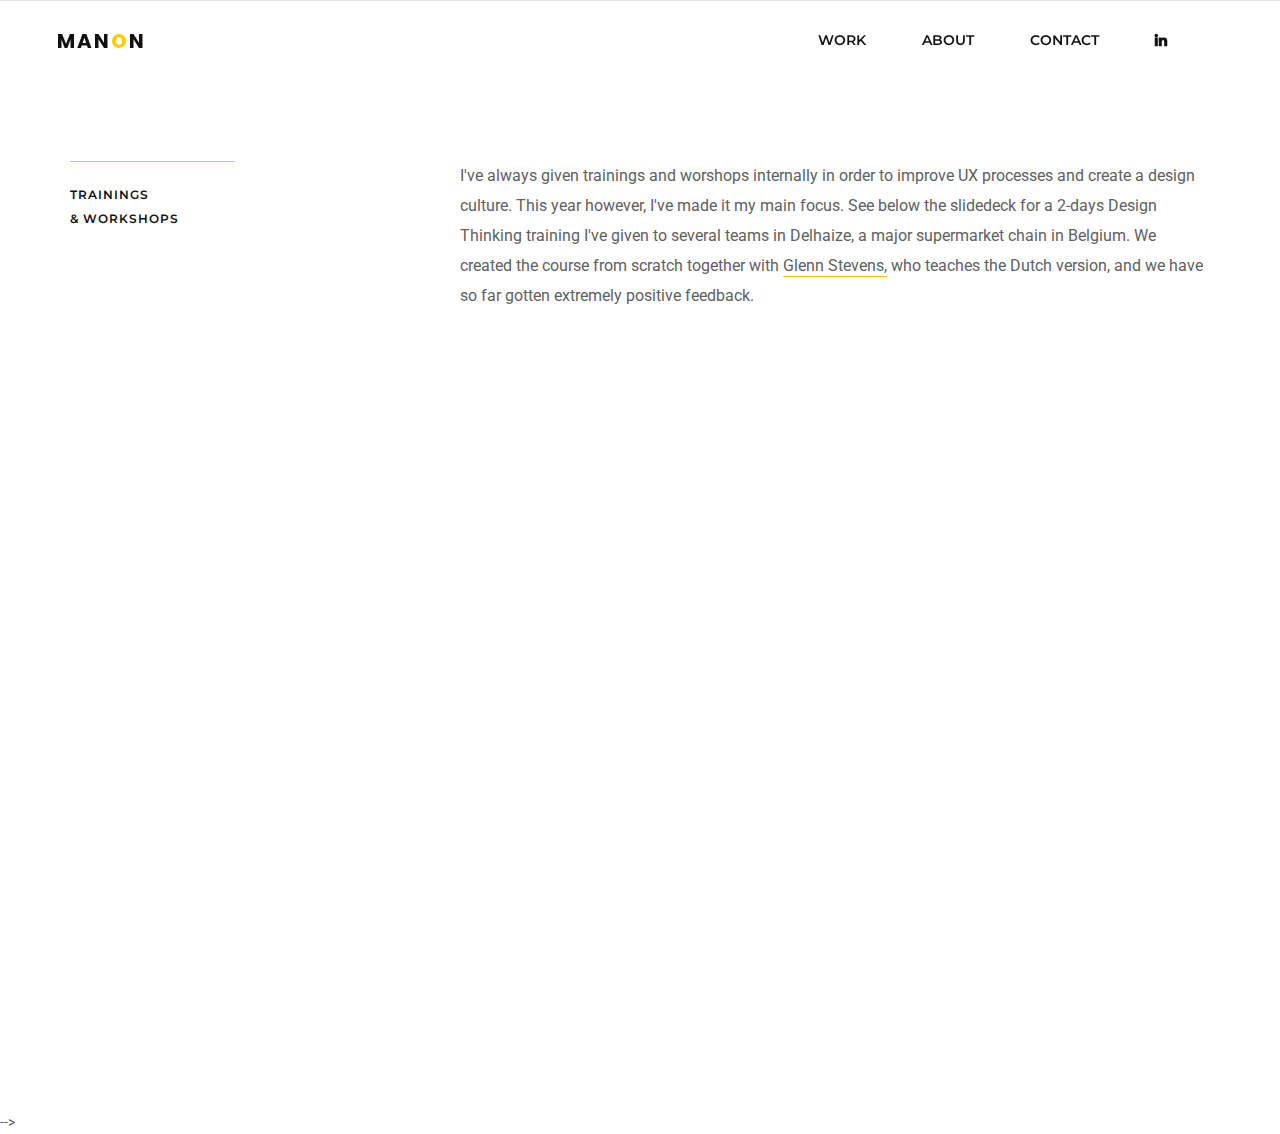
<file: trainings.html>
<!doctype html>
<html class="no-js" lang="en">

<head>
    <title> Manon Haulotte | Product Designer</title>
    <meta charset="utf-8">
    <meta http-equiv="X-UA-Compatible" content="IE=edge" />
    <meta name="viewport" content="width=device-width,initial-scale=1.0,maximum-scale=1" />
    <meta name="description" content="Manon Haulotte is a Product Designer based in Amsterdam">
    <meta name="keywords" content="design, ux, ui, product, web, digital, designer, creative, freelance, agency, start-up, strategy, studio, freelancer, amsterdam, brussels, europe">

    <link rel="shortcut icon" href="images/favicon.png">


    <!-- animation -->
    <link rel="stylesheet" href="css/animate.css" />
    <!-- bootstrap -->
    <link rel="stylesheet" href="css/bootstrap.min.css" />
    <!-- et line icon -->
    <link rel="stylesheet" href="css/et-line-icons.css" />
    <!-- font-awesome icon -->
    <link rel="stylesheet" href="css/font-awesome.min.css" />
    <!-- themify icon -->
    <link rel="stylesheet" href="css/themify-icons.css">

    <!-- justified gallery  -->
    <link rel="stylesheet" href="css/justified-gallery.min.css">
    <!-- magnific popup -->
    <link rel="stylesheet" href="css/magnific-popup.css" />
    <!-- revolution slider -->
    <link rel="stylesheet" type="text/css" href="revolution/css/settings.css" media="screen" />
    <link rel="stylesheet" type="text/css" href="revolution/css/layers.css">
    <link rel="stylesheet" type="text/css" href="revolution/css/navigation.css">
    <!-- bootsnav -->
    <link rel="stylesheet" href="css/bootsnav.css">
    <!-- style -->
    <link rel="stylesheet" href="css/style.css" />
    <!-- responsive css -->
    <link rel="stylesheet" href="css/responsive.css" />
    <!--[if IE]>
            <script src="js/html5shiv.js"></script>
        <![endif]-->
</head>

<body>
    <!-- nav -->
    <header>
        <nav class="navbar navbar-default bootsnav navbar-top header-light bg-transparent white-link">
            <div class="container-fluid nav-header-container">
                <div class="row">
                    <div class="col-md-2 col-xs-2">
                        <a href="index.html" title="Manon" class="logo">Man<span class="yellow o">O</span>n<span class="yellow"></span></a>
                    </div>
                    <div class="col-md-7 col-xs-2 width-auto pull-right accordion-menu xs-no-padding-right">
                        <button type="button" class="navbar-toggle collapsed pull-right" data-toggle="collapse"
                            data-target="#navbar-collapse-toggle-1">
                            <span class="sr-only">toggle navigation</span>
                            <img src="images/menu-icon.png" href="#" id="menu-icon">
                        </button>
                        <div class="navbar-collapse collapse pull-right" id="navbar-collapse-toggle-1">
                            <ul class="alt-font text-normal">
                                <a href="index.html">WORK</a>
                                <a href="about.html">ABOUT</a>
                                <a href="contact.html">CONTACT</a>
                        
                                <a class="linkedin text-dark-gray" href="http://www.linkedin.com/in/manon-haulotte"
                                target="_blank"><i class="fab fa-linkedin-in"></i></a>
                            </ul>
                        </div>
                    </div>
                </div>
            </div>
        </nav>
    </header>
    <!-- end nav -->


  
<!-- start about section -->
<section class="wow fadeIn border-top border-width-1 border-color-medium-gray big-section" id="trainings">
        <div class="container">
            <div class="row">
                <div class="col-lg-2 col-md-3 col-sm-12 col-xs-12 sm-margin-5px-bottom wow fadeInLeft">
                    <div class="separator-line-horrizontal-full bg-deep-pink margin-20px-bottom sm-display-none"></div>
                    <span class="text-uppercase alt-font text-medium-gray letter-spacing-1 font-weight-600 text-small">TRAININGS </br> & WORKSHOPS </span>
                </div>
                <div class="col-lg-8 col-md-7 col-md-offset-2 last-paragraph-no-margin">
                    
                        <p class="text-medium line-height-30"> I've always given trainings and worshops internally in order to improve UX processes and create a design culture. This year however, I've made it my main focus. See below the slidedeck for a 2-days Design Thinking training I've given to several teams in Delhaize, a major supermarket chain in Belgium. We created the course from scratch together with <a href="https://www.linkedin.com/in/stevensglenn/" target="_blank">Glenn Stevens,</a> who teaches the Dutch version, and we have so far gotten extremely positive feedback.  </p>

                
       

     

     

    </p>
 <iframe src="https://docs.google.com/presentation/d/e/2PACX-1vT2uExD8ZEZNspOO2VvvasZBaP4oy6iGuw4Hauv9HiKJ1obB2gYCuDfsrABW6K9ydPzlziOMOSQKt1S/embed?start=false&loop=true&delayms=30000" frameborder="8" width="100%" height="569" allowfullscreen="true" mozallowfullscreen="true" webkitallowfullscreen="true"></iframe>
            
</div>
</div>
</div>
</section>
<!-- end about section -->



 
  

             <!-- start social links section -->
             <section class="wow fadeIn no-padding bg-light-gray">
                <div class="container-fluid">
                    <div class="row">
                        <div class="display-table width-100 padding-30px-lr sm-padding-15px-lr">
                            <div class="width-45 text-left display-table-cell vertical-align-middle">
                                <div class="blog-nav-link blog-nav-link-prev text-extra-dark-gray">
                                   <span class="text-medium-gray text-extra-small display-block text-uppercase xs-display-none"><a href="tvep.html">Previous
                                        Project</a></span>
                                    <a class="no-hover-text">
                                        <i class="ti-arrow-left blog-nav-icon"></i>
                                    Tu veux en parler?
                                    </a>
                                </div>
                            </div>
                       
                            <div class="width-45 text-right display-table-cell vertical-align-middle">
                                <div class="blog-nav-link blog-nav-link-prev text-extra-dark-gray">
                                      <span class="text-medium-gray text-extra-small display-block text-uppercase xs-display-none"><a href="belfius.html">Next
                                        Project</a></span>
                                    <a class="no-hover-text">
                                  
                                    Belfius Bank
                                          <i class="ti-arrow-right blog-nav-icon"></i>
        
                                    </a>
                                   
                                </div>
                            </div>
                        </div>
                    </div>
                </div>
            </section>
    <!-- end blog navigation bar section -->

    <!-- start scroll to top -->
    <a class="scroll-top-arrow" href="javascript:void(0);"><i class="ti-arrow-up"></i></a>
    <!-- end scroll to top  -->
    <!-- javascript libraries -->
    <script type="text/javascript" src="js/jquery.js"></script>
    <script type="text/javascript" src="js/modernizr.js"></script>
    <script type="text/javascript" src="js/bootstrap.min.js"></script>
    <script type="text/javascript" src="js/jquery.easing.1.3.js"></script>
    <script type="text/javascript" src="js/skrollr.min.js"></script>
    <script type="text/javascript" src="js/smooth-scroll.js"></script>
    <script type="text/javascript" src="js/jquery.appear.js"></script>
    <!-- menu navigation -->
    <script type="text/javascript" src="js/bootsnav.js"></script>
    <script type="text/javascript" src="js/jquery.nav.js"></script>
    <!-- animation -->

    <script type="text/javascript" src="js/wow.min.js"></script>
    <!-- page scroll -->
    <script type="text/javascript" src="js/page-scroll.js"></script>

    <!-- counter -->
    <script type="text/javascript" src="js/jquery.count-to.js"></script>
    <!-- parallax -->
    <script type="text/javascript" src="js/jquery.stellar.js"></script>
    <!-- magnific popup -->
    <script type="text/javascript" src="js/jquery.magnific-popup.min.js"></script>
    <!-- portfolio with shorting tab -->
    <script type="text/javascript" src="js/isotope.pkgd.min.js"></script>
    <!-- images loaded -->
    <script type="text/javascript" src="js/imagesloaded.pkgd.min.js"></script>
    <!-- pull menu -->
    <script type="text/javascript" src="js/classie.js"></script>
    <script type="text/javascript" src="js/hamburger-menu.js"></script>
    <!-- counter  -->
    <script type="text/javascript" src="js/counter.js"></script>
    <!-- fit video  -->
    <script type="text/javascript" src="js/jquery.fitvids.js"></script>
    <!-- equalize -->
    <script type="text/javascript" src="js/equalize.min.js"></script>
    <!-- skill bars  -->
    <script type="text/javascript" src="js/skill.bars.jquery.js"></script>
    <!-- justified gallery  -->
    <script type="text/javascript" src="js/justified-gallery.min.js"></script>
    <!--pie chart-->
    <script type="text/javascript" src="js/jquery.easypiechart.min.js"></script>
    <!-- instagram -->
    <script type="text/javascript" src="js/instafeed.min.js"></script>
    <!-- retina -->
    <script type="text/javascript" src="js/retina.min.js"></script>
    <!-- revolution -->
    <script type="text/javascript" src="revolution/js/jquery.themepunch.tools.min.js"></script>
    <script type="text/javascript" src="revolution/js/jquery.themepunch.revolution.min.js"></script>
    <!-- revolution slider extensions (load below extensions JS files only on local file systems to make the slider work! The following part can be removed on server for on demand loading) -->
    <script type="text/javascript" src="revolution/js/extensions/revolution.extension.actions.min.js"></script>
        <script type="text/javascript" src="revolution/js/extensions/revolution.extension.carousel.min.js"></script>
        <script type="text/javascript" src="revolution/js/extensions/revolution.extension.kenburn.min.js"></script>
        <script type="text/javascript" src="revolution/js/extensions/revolution.extension.layeranimation.min.js"></script>
        <script type="text/javascript" src="revolution/js/extensions/revolution.extension.migration.min.js"></script>
        <script type="text/javascript" src="revolution/js/extensions/revolution.extension.navigation.min.js"></script>
        <script type="text/javascript" src="revolution/js/extensions/revolution.extension.parallax.min.js"></script>
        <script type="text/javascript" src="revolution/js/extensions/revolution.extension.slideanims.min.js"></script>
        <script type="text/javascript" src="revolution/js/extensions/revolution.extension.video.min.js"></script>-->
    <!-- setting -->
    <script type="text/javascript" src="js/main.js"></script>
</body>

</html>
</file>
<file: css/et-line-icons.css>
@font-face {
	font-family: 'et-line';
	src:url('../fonts/et-line.eot');
	src:url('../fonts/et-line.eot?#iefix') format('embedded-opentype'),
		url('../fonts/et-line.woff') format('woff'),
		url('../fonts/et-line.ttf') format('truetype'),
		url('../fonts/et-line.svg#et-line') format('svg');
	font-weight: normal;
	font-style: normal;
}

/* Use the following CSS code if you want to use data attributes for inserting your icons */
[data-icon]:before {
	font-family: 'et-line';
	content: attr(data-icon);
	speak: none;
	font-weight: normal;
	font-variant: normal;
	text-transform: none;
	line-height: 1;
	-webkit-font-smoothing: antialiased;
	-moz-osx-font-smoothing: grayscale;
	display:inline-block;
}

/* Use the following CSS code if you want to have a class per icon */
/*
Instead of a list of all class selectors,
you can use the generic selector below, but it's slower:
[class*="icon-"] {
*/
.icon-mobile, .icon-laptop, .icon-desktop, .icon-tablet, .icon-phone, .icon-document, .icon-documents, .icon-search, .icon-clipboard, .icon-newspaper, .icon-notebook, .icon-book-open, .icon-browser, .icon-calendar, .icon-presentation, .icon-picture, .icon-pictures, .icon-video, .icon-camera, .icon-printer, .icon-toolbox, .icon-briefcase, .icon-wallet, .icon-gift, .icon-bargraph, .icon-grid, .icon-expand, .icon-focus, .icon-edit, .icon-adjustments, .icon-ribbon, .icon-hourglass, .icon-lock, .icon-megaphone, .icon-shield, .icon-trophy, .icon-flag, .icon-map, .icon-puzzle, .icon-basket, .icon-envelope, .icon-streetsign, .icon-telescope, .icon-gears, .icon-key, .icon-paperclip, .icon-attachment, .icon-pricetags, .icon-lightbulb, .icon-layers, .icon-pencil, .icon-tools, .icon-tools-2, .icon-scissors, .icon-paintbrush, .icon-magnifying-glass, .icon-circle-compass, .icon-linegraph, .icon-mic, .icon-strategy, .icon-beaker, .icon-caution, .icon-recycle, .icon-anchor, .icon-profile-male, .icon-profile-female, .icon-bike, .icon-wine, .icon-hotairballoon, .icon-globe, .icon-genius, .icon-map-pin, .icon-dial, .icon-chat, .icon-heart, .icon-cloud, .icon-upload, .icon-download, .icon-target, .icon-hazardous, .icon-piechart, .icon-speedometer, .icon-global, .icon-compass, .icon-lifesaver, .icon-clock, .icon-aperture, .icon-quote, .icon-scope, .icon-alarmclock, .icon-refresh, .icon-happy, .icon-sad, .icon-facebook, .icon-twitter, .icon-googleplus, .icon-rss, .icon-tumblr, .icon-linkedin, .icon-dribbble {
	font-family: 'et-line';
	speak: none;
	font-style: normal;
	font-weight: normal;
	font-variant: normal;
	text-transform: none;
	line-height: 1.1;
	-webkit-font-smoothing: antialiased;
	-moz-osx-font-smoothing: grayscale;
	display:inline-block;
}
.icon-mobile:before {
	content: "\e000";
}
.icon-laptop:before {
	content: "\e001";
}
.icon-desktop:before {
	content: "\e002";
}
.icon-tablet:before {
	content: "\e003";
}
.icon-phone:before {
	content: "\e004";
}
.icon-document:before {
	content: "\e005";
}
.icon-documents:before {
	content: "\e006";
}
.icon-search:before {
	content: "\e007";
}
.icon-clipboard:before {
	content: "\e008";
}
.icon-newspaper:before {
	content: "\e009";
}
.icon-notebook:before {
	content: "\e00a";
}
.icon-book-open:before {
	content: "\e00b";
}
.icon-browser:before {
	content: "\e00c";
}
.icon-calendar:before {
	content: "\e00d";
}
.icon-presentation:before {
	content: "\e00e";
}
.icon-picture:before {
	content: "\e00f";
}
.icon-pictures:before {
	content: "\e010";
}
.icon-video:before {
	content: "\e011";
}
.icon-camera:before {
	content: "\e012";
}
.icon-printer:before {
	content: "\e013";
}
.icon-toolbox:before {
	content: "\e014";
}
.icon-briefcase:before {
	content: "\e015";
}
.icon-wallet:before {
	content: "\e016";
}
.icon-gift:before {
	content: "\e017";
}
.icon-bargraph:before {
	content: "\e018";
}
.icon-grid:before {
	content: "\e019";
}
.icon-expand:before {
	content: "\e01a";
}
.icon-focus:before {
	content: "\e01b";
}
.icon-edit:before {
	content: "\e01c";
}
.icon-adjustments:before {
	content: "\e01d";
}
.icon-ribbon:before {
	content: "\e01e";
}
.icon-hourglass:before {
	content: "\e01f";
}
.icon-lock:before {
	content: "\e020";
}
.icon-megaphone:before {
	content: "\e021";
}
.icon-shield:before {
	content: "\e022";
}
.icon-trophy:before {
	content: "\e023";
}
.icon-flag:before {
	content: "\e024";
}
.icon-map:before {
	content: "\e025";
}
.icon-puzzle:before {
	content: "\e026";
}
.icon-basket:before {
	content: "\e027";
}
.icon-envelope:before {
	content: "\e028";
}
.icon-streetsign:before {
	content: "\e029";
}
.icon-telescope:before {
	content: "\e02a";
}
.icon-gears:before {
	content: "\e02b";
}
.icon-key:before {
	content: "\e02c";
}
.icon-paperclip:before {
	content: "\e02d";
}
.icon-attachment:before {
	content: "\e02e";
}
.icon-pricetags:before {
	content: "\e02f";
}
.icon-lightbulb:before {
	content: "\e030";
}
.icon-layers:before {
	content: "\e031";
}
.icon-pencil:before {
	content: "\e032";
}
.icon-tools:before {
	content: "\e033";
}
.icon-tools-2:before {
	content: "\e034";
}
.icon-scissors:before {
	content: "\e035";
}
.icon-paintbrush:before {
	content: "\e036";
}
.icon-magnifying-glass:before {
	content: "\e037";
}
.icon-circle-compass:before {
	content: "\e038";
}
.icon-linegraph:before {
	content: "\e039";
}
.icon-mic:before {
	content: "\e03a";
}
.icon-strategy:before {
	content: "\e03b";
}
.icon-beaker:before {
	content: "\e03c";
}
.icon-caution:before {
	content: "\e03d";
}
.icon-recycle:before {
	content: "\e03e";
}
.icon-anchor:before {
	content: "\e03f";
}
.icon-profile-male:before {
	content: "\e040";
}
.icon-profile-female:before {
	content: "\e041";
}
.icon-bike:before {
	content: "\e042";
}
.icon-wine:before {
	content: "\e043";
}
.icon-hotairballoon:before {
	content: "\e044";
}
.icon-globe:before {
	content: "\e045";
}
.icon-genius:before {
	content: "\e046";
}
.icon-map-pin:before {
	content: "\e047";
}
.icon-dial:before {
	content: "\e048";
}
.icon-chat:before {
	content: "\e049";
}
.icon-heart:before {
	content: "\e04a";
}
.icon-cloud:before {
	content: "\e04b";
}
.icon-upload:before {
	content: "\e04c";
}
.icon-download:before {
	content: "\e04d";
}
.icon-target:before {
	content: "\e04e";
}
.icon-hazardous:before {
	content: "\e04f";
}
.icon-piechart:before {
	content: "\e050";
}
.icon-speedometer:before {
	content: "\e051";
}
.icon-global:before {
	content: "\e052";
}
.icon-compass:before {
	content: "\e053";
}
.icon-lifesaver:before {
	content: "\e054";
}
.icon-clock:before {
	content: "\e055";
}
.icon-aperture:before {
	content: "\e056";
}
.icon-quote:before {
	content: "\e057";
}
.icon-scope:before {
	content: "\e058";
}
.icon-alarmclock:before {
	content: "\e059";
}
.icon-refresh:before {
	content: "\e05a";
}
.icon-happy:before {
	content: "\e05b";
}
.icon-sad:before {
	content: "\e05c";
}
.icon-facebook:before {
	content: "\e05d";
}
.icon-twitter:before {
	content: "\e05e";
}
.icon-googleplus:before {
	content: "\e05f";
}
.icon-rss:before {
	content: "\e060";
}
.icon-tumblr:before {
	content: "\e061";
}
.icon-linkedin:before {
	content: "\e062";
}
.icon-dribbble:before {
	content: "\e063";
}
</file>
<file: css/themify-icons.css>
@font-face {
	font-family: 'themify';
	src:url('../fonts/themify.eot?-fvbane');
	src:url('../fonts/themify.eot?#iefix-fvbane') format('embedded-opentype'),
		url('../fonts/themify.woff?-fvbane') format('woff'),
		url('../fonts/themify.ttf?-fvbane') format('truetype'),
		url('../fonts/themify.svg?-fvbane#themify') format('svg');
	font-weight: normal;
	font-style: normal;
}

[class^="ti-"], [class*=" ti-"] {
	font-family: 'themify';
	speak: none;
	font-style: normal;
	font-weight: normal;
	font-variant: normal;
	text-transform: none;
	line-height: 1;
        display: inline-block;

	/* Better Font Rendering =========== */
	-webkit-font-smoothing: antialiased;
	-moz-osx-font-smoothing: grayscale;
}

.ti-wand:before {
	content: "\e600";
}
.ti-volume:before {
	content: "\e601";
}
.ti-user:before {
	content: "\e602";
}
.ti-unlock:before {
	content: "\e603";
}
.ti-unlink:before {
	content: "\e604";
}
.ti-trash:before {
	content: "\e605";
}
.ti-thought:before {
	content: "\e606";
}
.ti-target:before {
	content: "\e607";
}
.ti-tag:before {
	content: "\e608";
}
.ti-tablet:before {
	content: "\e609";
}
.ti-star:before {
	content: "\e60a";
}
.ti-spray:before {
	content: "\e60b";
}
.ti-signal:before {
	content: "\e60c";
}
.ti-shopping-cart:before {
	content: "\e60d";
}
.ti-shopping-cart-full:before {
	content: "\e60e";
}
.ti-settings:before {
	content: "\e60f";
}
.ti-search:before {
	content: "\e610";
}
.ti-zoom-in:before {
	content: "\e611";
}
.ti-zoom-out:before {
	content: "\e612";
}
.ti-cut:before {
	content: "\e613";
}
.ti-ruler:before {
	content: "\e614";
}
.ti-ruler-pencil:before {
	content: "\e615";
}
.ti-ruler-alt:before {
	content: "\e616";
}
.ti-bookmark:before {
	content: "\e617";
}
.ti-bookmark-alt:before {
	content: "\e618";
}
.ti-reload:before {
	content: "\e619";
}
.ti-plus:before {
	content: "\e61a";
}
.ti-pin:before {
	content: "\e61b";
}
.ti-pencil:before {
	content: "\e61c";
}
.ti-pencil-alt:before {
	content: "\e61d";
}
.ti-paint-roller:before {
	content: "\e61e";
}
.ti-paint-bucket:before {
	content: "\e61f";
}
.ti-na:before {
	content: "\e620";
}
.ti-mobile:before {
	content: "\e621";
}
.ti-minus:before {
	content: "\e622";
}
.ti-medall:before {
	content: "\e623";
}
.ti-medall-alt:before {
	content: "\e624";
}
.ti-marker:before {
	content: "\e625";
}
.ti-marker-alt:before {
	content: "\e626";
}
.ti-arrow-up:before {
	content: "\e627";
}
.ti-arrow-right:before {
	content: "\e628";
}
.ti-arrow-left:before {
	content: "\e629";
}
.ti-arrow-down:before {
	content: "\e62a";
}
.ti-lock:before {
	content: "\e62b";
}
.ti-location-arrow:before {
	content: "\e62c";
}
.ti-link:before {
	content: "\e62d";
}
.ti-layout:before {
	content: "\e62e";
}
.ti-layers:before {
	content: "\e62f";
}
.ti-layers-alt:before {
	content: "\e630";
}
.ti-key:before {
	content: "\e631";
}
.ti-import:before {
	content: "\e632";
}
.ti-image:before {
	content: "\e633";
}
.ti-heart:before {
	content: "\e634";
}
.ti-heart-broken:before {
	content: "\e635";
}
.ti-hand-stop:before {
	content: "\e636";
}
.ti-hand-open:before {
	content: "\e637";
}
.ti-hand-drag:before {
	content: "\e638";
}
.ti-folder:before {
	content: "\e639";
}
.ti-flag:before {
	content: "\e63a";
}
.ti-flag-alt:before {
	content: "\e63b";
}
.ti-flag-alt-2:before {
	content: "\e63c";
}
.ti-eye:before {
	content: "\e63d";
}
.ti-export:before {
	content: "\e63e";
}
.ti-exchange-vertical:before {
	content: "\e63f";
}
.ti-desktop:before {
	content: "\e640";
}
.ti-cup:before {
	content: "\e641";
}
.ti-crown:before {
	content: "\e642";
}
.ti-comments:before {
	content: "\e643";
}
.ti-comment:before {
	content: "\e644";
}
.ti-comment-alt:before {
	content: "\e645";
}
.ti-close:before {
	content: "\e646";
}
.ti-clip:before {
	content: "\e647";
}
.ti-angle-up:before {
	content: "\e648";
}
.ti-angle-right:before {
	content: "\e649";
}
.ti-angle-left:before {
	content: "\e64a";
}
.ti-angle-down:before {
	content: "\e64b";
}
.ti-check:before {
	content: "\e64c";
}
.ti-check-box:before {
	content: "\e64d";
}
.ti-camera:before {
	content: "\e64e";
}
.ti-announcement:before {
	content: "\e64f";
}
.ti-brush:before {
	content: "\e650";
}
.ti-briefcase:before {
	content: "\e651";
}
.ti-bolt:before {
	content: "\e652";
}
.ti-bolt-alt:before {
	content: "\e653";
}
.ti-blackboard:before {
	content: "\e654";
}
.ti-bag:before {
	content: "\e655";
}
.ti-move:before {
	content: "\e656";
}
.ti-arrows-vertical:before {
	content: "\e657";
}
.ti-arrows-horizontal:before {
	content: "\e658";
}
.ti-fullscreen:before {
	content: "\e659";
}
.ti-arrow-top-right:before {
	content: "\e65a";
}
.ti-arrow-top-left:before {
	content: "\e65b";
}
.ti-arrow-circle-up:before {
	content: "\e65c";
}
.ti-arrow-circle-right:before {
	content: "\e65d";
}
.ti-arrow-circle-left:before {
	content: "\e65e";
}
.ti-arrow-circle-down:before {
	content: "\e65f";
}
.ti-angle-double-up:before {
	content: "\e660";
}
.ti-angle-double-right:before {
	content: "\e661";
}
.ti-angle-double-left:before {
	content: "\e662";
}
.ti-angle-double-down:before {
	content: "\e663";
}
.ti-zip:before {
	content: "\e664";
}
.ti-world:before {
	content: "\e665";
}
.ti-wheelchair:before {
	content: "\e666";
}
.ti-view-list:before {
	content: "\e667";
}
.ti-view-list-alt:before {
	content: "\e668";
}
.ti-view-grid:before {
	content: "\e669";
}
.ti-uppercase:before {
	content: "\e66a";
}
.ti-upload:before {
	content: "\e66b";
}
.ti-underline:before {
	content: "\e66c";
}
.ti-truck:before {
	content: "\e66d";
}
.ti-timer:before {
	content: "\e66e";
}
.ti-ticket:before {
	content: "\e66f";
}
.ti-thumb-up:before {
	content: "\e670";
}
.ti-thumb-down:before {
	content: "\e671";
}
.ti-text:before {
	content: "\e672";
}
.ti-stats-up:before {
	content: "\e673";
}
.ti-stats-down:before {
	content: "\e674";
}
.ti-split-v:before {
	content: "\e675";
}
.ti-split-h:before {
	content: "\e676";
}
.ti-smallcap:before {
	content: "\e677";
}
.ti-shine:before {
	content: "\e678";
}
.ti-shift-right:before {
	content: "\e679";
}
.ti-shift-left:before {
	content: "\e67a";
}
.ti-shield:before {
	content: "\e67b";
}
.ti-notepad:before {
	content: "\e67c";
}
.ti-server:before {
	content: "\e67d";
}
.ti-quote-right:before {
	content: "\e67e";
}
.ti-quote-left:before {
	content: "\e67f";
}
.ti-pulse:before {
	content: "\e680";
}
.ti-printer:before {
	content: "\e681";
}
.ti-power-off:before {
	content: "\e682";
}
.ti-plug:before {
	content: "\e683";
}
.ti-pie-chart:before {
	content: "\e684";
}
.ti-paragraph:before {
	content: "\e685";
}
.ti-panel:before {
	content: "\e686";
}
.ti-package:before {
	content: "\e687";
}
.ti-music:before {
	content: "\e688";
}
.ti-music-alt:before {
	content: "\e689";
}
.ti-mouse:before {
	content: "\e68a";
}
.ti-mouse-alt:before {
	content: "\e68b";
}
.ti-money:before {
	content: "\e68c";
}
.ti-microphone:before {
	content: "\e68d";
}
.ti-menu:before {
	content: "\e68e";
}
.ti-menu-alt:before {
	content: "\e68f";
}
.ti-map:before {
	content: "\e690";
}
.ti-map-alt:before {
	content: "\e691";
}
.ti-loop:before {
	content: "\e692";
}
.ti-location-pin:before {
	content: "\e693";
}
.ti-list:before {
	content: "\e694";
}
.ti-light-bulb:before {
	content: "\e695";
}
.ti-Italic:before {
	content: "\e696";
}
.ti-info:before {
	content: "\e697";
}
.ti-infinite:before {
	content: "\e698";
}
.ti-id-badge:before {
	content: "\e699";
}
.ti-hummer:before {
	content: "\e69a";
}
.ti-home:before {
	content: "\e69b";
}
.ti-help:before {
	content: "\e69c";
}
.ti-headphone:before {
	content: "\e69d";
}
.ti-harddrives:before {
	content: "\e69e";
}
.ti-harddrive:before {
	content: "\e69f";
}
.ti-gift:before {
	content: "\e6a0";
}
.ti-game:before {
	content: "\e6a1";
}
.ti-filter:before {
	content: "\e6a2";
}
.ti-files:before {
	content: "\e6a3";
}
.ti-file:before {
	content: "\e6a4";
}
.ti-eraser:before {
	content: "\e6a5";
}
.ti-envelope:before {
	content: "\e6a6";
}
.ti-download:before {
	content: "\e6a7";
}
.ti-direction:before {
	content: "\e6a8";
}
.ti-direction-alt:before {
	content: "\e6a9";
}
.ti-dashboard:before {
	content: "\e6aa";
}
.ti-control-stop:before {
	content: "\e6ab";
}
.ti-control-shuffle:before {
	content: "\e6ac";
}
.ti-control-play:before {
	content: "\e6ad";
}
.ti-control-pause:before {
	content: "\e6ae";
}
.ti-control-forward:before {
	content: "\e6af";
}
.ti-control-backward:before {
	content: "\e6b0";
}
.ti-cloud:before {
	content: "\e6b1";
}
.ti-cloud-up:before {
	content: "\e6b2";
}
.ti-cloud-down:before {
	content: "\e6b3";
}
.ti-clipboard:before {
	content: "\e6b4";
}
.ti-car:before {
	content: "\e6b5";
}
.ti-calendar:before {
	content: "\e6b6";
}
.ti-book:before {
	content: "\e6b7";
}
.ti-bell:before {
	content: "\e6b8";
}
.ti-basketball:before {
	content: "\e6b9";
}
.ti-bar-chart:before {
	content: "\e6ba";
}
.ti-bar-chart-alt:before {
	content: "\e6bb";
}
.ti-back-right:before {
	content: "\e6bc";
}
.ti-back-left:before {
	content: "\e6bd";
}
.ti-arrows-corner:before {
	content: "\e6be";
}
.ti-archive:before {
	content: "\e6bf";
}
.ti-anchor:before {
	content: "\e6c0";
}
.ti-align-right:before {
	content: "\e6c1";
}
.ti-align-left:before {
	content: "\e6c2";
}
.ti-align-justify:before {
	content: "\e6c3";
}
.ti-align-center:before {
	content: "\e6c4";
}
.ti-alert:before {
	content: "\e6c5";
}
.ti-alarm-clock:before {
	content: "\e6c6";
}
.ti-agenda:before {
	content: "\e6c7";
}
.ti-write:before {
	content: "\e6c8";
}
.ti-window:before {
	content: "\e6c9";
}
.ti-widgetized:before {
	content: "\e6ca";
}
.ti-widget:before {
	content: "\e6cb";
}
.ti-widget-alt:before {
	content: "\e6cc";
}
.ti-wallet:before {
	content: "\e6cd";
}
.ti-video-clapper:before {
	content: "\e6ce";
}
.ti-video-camera:before {
	content: "\e6cf";
}
.ti-vector:before {
	content: "\e6d0";
}
.ti-themify-logo:before {
	content: "\e6d1";
}
.ti-themify-favicon:before {
	content: "\e6d2";
}
.ti-themify-favicon-alt:before {
	content: "\e6d3";
}
.ti-support:before {
	content: "\e6d4";
}
.ti-stamp:before {
	content: "\e6d5";
}
.ti-split-v-alt:before {
	content: "\e6d6";
}
.ti-slice:before {
	content: "\e6d7";
}
.ti-shortcode:before {
	content: "\e6d8";
}
.ti-shift-right-alt:before {
	content: "\e6d9";
}
.ti-shift-left-alt:before {
	content: "\e6da";
}
.ti-ruler-alt-2:before {
	content: "\e6db";
}
.ti-receipt:before {
	content: "\e6dc";
}
.ti-pin2:before {
	content: "\e6dd";
}
.ti-pin-alt:before {
	content: "\e6de";
}
.ti-pencil-alt2:before {
	content: "\e6df";
}
.ti-palette:before {
	content: "\e6e0";
}
.ti-more:before {
	content: "\e6e1";
}
.ti-more-alt:before {
	content: "\e6e2";
}
.ti-microphone-alt:before {
	content: "\e6e3";
}
.ti-magnet:before {
	content: "\e6e4";
}
.ti-line-double:before {
	content: "\e6e5";
}
.ti-line-dotted:before {
	content: "\e6e6";
}
.ti-line-dashed:before {
	content: "\e6e7";
}
.ti-layout-width-full:before {
	content: "\e6e8";
}
.ti-layout-width-default:before {
	content: "\e6e9";
}
.ti-layout-width-default-alt:before {
	content: "\e6ea";
}
.ti-layout-tab:before {
	content: "\e6eb";
}
.ti-layout-tab-window:before {
	content: "\e6ec";
}
.ti-layout-tab-v:before {
	content: "\e6ed";
}
.ti-layout-tab-min:before {
	content: "\e6ee";
}
.ti-layout-slider:before {
	content: "\e6ef";
}
.ti-layout-slider-alt:before {
	content: "\e6f0";
}
.ti-layout-sidebar-right:before {
	content: "\e6f1";
}
.ti-layout-sidebar-none:before {
	content: "\e6f2";
}
.ti-layout-sidebar-left:before {
	content: "\e6f3";
}
.ti-layout-placeholder:before {
	content: "\e6f4";
}
.ti-layout-menu:before {
	content: "\e6f5";
}
.ti-layout-menu-v:before {
	content: "\e6f6";
}
.ti-layout-menu-separated:before {
	content: "\e6f7";
}
.ti-layout-menu-full:before {
	content: "\e6f8";
}
.ti-layout-media-right-alt:before {
	content: "\e6f9";
}
.ti-layout-media-right:before {
	content: "\e6fa";
}
.ti-layout-media-overlay:before {
	content: "\e6fb";
}
.ti-layout-media-overlay-alt:before {
	content: "\e6fc";
}
.ti-layout-media-overlay-alt-2:before {
	content: "\e6fd";
}
.ti-layout-media-left-alt:before {
	content: "\e6fe";
}
.ti-layout-media-left:before {
	content: "\e6ff";
}
.ti-layout-media-center-alt:before {
	content: "\e700";
}
.ti-layout-media-center:before {
	content: "\e701";
}
.ti-layout-list-thumb:before {
	content: "\e702";
}
.ti-layout-list-thumb-alt:before {
	content: "\e703";
}
.ti-layout-list-post:before {
	content: "\e704";
}
.ti-layout-list-large-image:before {
	content: "\e705";
}
.ti-layout-line-solid:before {
	content: "\e706";
}
.ti-layout-grid4:before {
	content: "\e707";
}
.ti-layout-grid3:before {
	content: "\e708";
}
.ti-layout-grid2:before {
	content: "\e709";
}
.ti-layout-grid2-thumb:before {
	content: "\e70a";
}
.ti-layout-cta-right:before {
	content: "\e70b";
}
.ti-layout-cta-left:before {
	content: "\e70c";
}
.ti-layout-cta-center:before {
	content: "\e70d";
}
.ti-layout-cta-btn-right:before {
	content: "\e70e";
}
.ti-layout-cta-btn-left:before {
	content: "\e70f";
}
.ti-layout-column4:before {
	content: "\e710";
}
.ti-layout-column3:before {
	content: "\e711";
}
.ti-layout-column2:before {
	content: "\e712";
}
.ti-layout-accordion-separated:before {
	content: "\e713";
}
.ti-layout-accordion-merged:before {
	content: "\e714";
}
.ti-layout-accordion-list:before {
	content: "\e715";
}
.ti-ink-pen:before {
	content: "\e716";
}
.ti-info-alt:before {
	content: "\e717";
}
.ti-help-alt:before {
	content: "\e718";
}
.ti-headphone-alt:before {
	content: "\e719";
}
.ti-hand-point-up:before {
	content: "\e71a";
}
.ti-hand-point-right:before {
	content: "\e71b";
}
.ti-hand-point-left:before {
	content: "\e71c";
}
.ti-hand-point-down:before {
	content: "\e71d";
}
.ti-gallery:before {
	content: "\e71e";
}
.ti-face-smile:before {
	content: "\e71f";
}
.ti-face-sad:before {
	content: "\e720";
}
.ti-credit-card:before {
	content: "\e721";
}
.ti-control-skip-forward:before {
	content: "\e722";
}
.ti-control-skip-backward:before {
	content: "\e723";
}
.ti-control-record:before {
	content: "\e724";
}
.ti-control-eject:before {
	content: "\e725";
}
.ti-comments-smiley:before {
	content: "\e726";
}
.ti-brush-alt:before {
	content: "\e727";
}
.ti-youtube:before {
	content: "\e728";
}
.ti-vimeo:before {
	content: "\e729";
}
.ti-twitter:before {
	content: "\e72a";
}
.ti-time:before {
	content: "\e72b";
}
.ti-tumblr:before {
	content: "\e72c";
}
.ti-skype:before {
	content: "\e72d";
}
.ti-share:before {
	content: "\e72e";
}
.ti-share-alt:before {
	content: "\e72f";
}
.ti-rocket:before {
	content: "\e730";
}
.ti-pinterest:before {
	content: "\e731";
}
.ti-new-window:before {
	content: "\e732";
}
.ti-microsoft:before {
	content: "\e733";
}
.ti-list-ol:before {
	content: "\e734";
}
.ti-linkedin:before {
	content: "\e735";
}
.ti-layout-sidebar-2:before {
	content: "\e736";
}
.ti-layout-grid4-alt:before {
	content: "\e737";
}
.ti-layout-grid3-alt:before {
	content: "\e738";
}
.ti-layout-grid2-alt:before {
	content: "\e739";
}
.ti-layout-column4-alt:before {
	content: "\e73a";
}
.ti-layout-column3-alt:before {
	content: "\e73b";
}
.ti-layout-column2-alt:before {
	content: "\e73c";
}
.ti-instagram:before {
	content: "\e73d";
}
.ti-google:before {
	content: "\e73e";
}
.ti-github:before {
	content: "\e73f";
}
.ti-flickr:before {
	content: "\e740";
}
.ti-facebook:before {
	content: "\e741";
}
.ti-dropbox:before {
	content: "\e742";
}
.ti-dribbble:before {
	content: "\e743";
}
.ti-apple:before {
	content: "\e744";
}
.ti-android:before {
	content: "\e745";
}
.ti-save:before {
	content: "\e746";
}
.ti-save-alt:before {
	content: "\e747";
}
.ti-yahoo:before {
	content: "\e748";
}
.ti-wordpress:before {
	content: "\e749";
}
.ti-vimeo-alt:before {
	content: "\e74a";
}
.ti-twitter-alt:before {
	content: "\e74b";
}
.ti-tumblr-alt:before {
	content: "\e74c";
}
.ti-trello:before {
	content: "\e74d";
}
.ti-stack-overflow:before {
	content: "\e74e";
}
.ti-soundcloud:before {
	content: "\e74f";
}
.ti-sharethis:before {
	content: "\e750";
}
.ti-sharethis-alt:before {
	content: "\e751";
}
.ti-reddit:before {
	content: "\e752";
}
.ti-pinterest-alt:before {
	content: "\e753";
}
.ti-microsoft-alt:before {
	content: "\e754";
}
.ti-linux:before {
	content: "\e755";
}
.ti-jsfiddle:before {
	content: "\e756";
}
.ti-joomla:before {
	content: "\e757";
}
.ti-html5:before {
	content: "\e758";
}
.ti-flickr-alt:before {
	content: "\e759";
}
.ti-email:before {
	content: "\e75a";
}
.ti-drupal:before {
	content: "\e75b";
}
.ti-dropbox-alt:before {
	content: "\e75c";
}
.ti-css3:before {
	content: "\e75d";
}
.ti-rss:before {
	content: "\e75e";
}
.ti-rss-alt:before {
	content: "\e75f";
}
</file>
<file: revolution/css/settings.css>
/*-----------------------------------------------------------------------------

-	Revolution Slider 5.0 Default Style Settings -

Screen Stylesheet

version:   	5.4.5
date:      	15/05/17
author:		themepunch
email:     	info@themepunch.com
website:   	http://www.themepunch.com
-----------------------------------------------------------------------------*/
#debungcontrolls,.debugtimeline{width:100%;box-sizing:border-box}.rev_column,.rev_column .tp-parallax-wrap,.tp-svg-layer svg{vertical-align:top}#debungcontrolls{z-index:100000;position:fixed;bottom:0;height:auto;background:rgba(0,0,0,.6);padding:10px}.debugtimeline{height:10px;position:relative;margin-bottom:3px;display:none;white-space:nowrap}.debugtimeline:hover{height:15px}.the_timeline_tester{background:#e74c3c;position:absolute;top:0;left:0;height:100%;width:0}.rs-go-fullscreen{position:fixed!important;width:100%!important;height:100%!important;top:0!important;left:0!important;z-index:9999999!important;background:#fff!important}.debugtimeline.tl_slide .the_timeline_tester{background:#f39c12}.debugtimeline.tl_frame .the_timeline_tester{background:#3498db}.debugtimline_txt{color:#fff;font-weight:400;font-size:7px;position:absolute;left:10px;top:0;white-space:nowrap;line-height:10px}.rtl{direction:rtl}@font-face{font-family:revicons;src:url(../fonts/revicons/revicons.eot?5510888);src:url(../fonts/revicons/revicons.eot?5510888#iefix) format('embedded-opentype'),url(../fonts/revicons/revicons.woff?5510888) format('woff'),url(../fonts/revicons/revicons.ttf?5510888) format('truetype'),url(../fonts/revicons/revicons.svg?5510888#revicons) format('svg');font-weight:400;font-style:normal}[class*=" revicon-"]:before,[class^=revicon-]:before{font-family:revicons;font-style:normal;font-weight:400;speak:none;display:inline-block;text-decoration:inherit;width:1em;margin-right:.2em;text-align:center;font-variant:normal;text-transform:none;line-height:1em;margin-left:.2em}.revicon-search-1:before{content:'\e802'}.revicon-pencil-1:before{content:'\e831'}.revicon-picture-1:before{content:'\e803'}.revicon-cancel:before{content:'\e80a'}.revicon-info-circled:before{content:'\e80f'}.revicon-trash:before{content:'\e801'}.revicon-left-dir:before{content:'\e817'}.revicon-right-dir:before{content:'\e818'}.revicon-down-open:before{content:'\e83b'}.revicon-left-open:before{content:'\e819'}.revicon-right-open:before{content:'\e81a'}.revicon-angle-left:before{content:'\e820'}.revicon-angle-right:before{content:'\e81d'}.revicon-left-big:before{content:'\e81f'}.revicon-right-big:before{content:'\e81e'}.revicon-magic:before{content:'\e807'}.revicon-picture:before{content:'\e800'}.revicon-export:before{content:'\e80b'}.revicon-cog:before{content:'\e832'}.revicon-login:before{content:'\e833'}.revicon-logout:before{content:'\e834'}.revicon-video:before{content:'\e805'}.revicon-arrow-combo:before{content:'\e827'}.revicon-left-open-1:before{content:'\e82a'}.revicon-right-open-1:before{content:'\e82b'}.revicon-left-open-mini:before{content:'\e822'}.revicon-right-open-mini:before{content:'\e823'}.revicon-left-open-big:before{content:'\e824'}.revicon-right-open-big:before{content:'\e825'}.revicon-left:before{content:'\e836'}.revicon-right:before{content:'\e826'}.revicon-ccw:before{content:'\e808'}.revicon-arrows-ccw:before{content:'\e806'}.revicon-palette:before{content:'\e829'}.revicon-list-add:before{content:'\e80c'}.revicon-doc:before{content:'\e809'}.revicon-left-open-outline:before{content:'\e82e'}.revicon-left-open-2:before{content:'\e82c'}.revicon-right-open-outline:before{content:'\e82f'}.revicon-right-open-2:before{content:'\e82d'}.revicon-equalizer:before{content:'\e83a'}.revicon-layers-alt:before{content:'\e804'}.revicon-popup:before{content:'\e828'}.rev_slider_wrapper{position:relative;z-index:0;width:100%}.rev_slider{position:relative;overflow:visible}.entry-content .rev_slider a,.rev_slider a{box-shadow:none}.tp-overflow-hidden{overflow:hidden!important}.group_ov_hidden{overflow:hidden}.rev_slider img,.tp-simpleresponsive img{max-width:none!important;transition:none;margin:0;padding:0;border:none}.rev_slider .no-slides-text{font-weight:700;text-align:center;padding-top:80px}.rev_slider>ul,.rev_slider>ul>li,.rev_slider>ul>li:before,.rev_slider_wrapper>ul,.tp-revslider-mainul>li,.tp-revslider-mainul>li:before,.tp-simpleresponsive>ul,.tp-simpleresponsive>ul>li,.tp-simpleresponsive>ul>li:before{list-style:none!important;position:absolute;margin:0!important;padding:0!important;overflow-x:visible;overflow-y:visible;background-image:none;background-position:0 0;text-indent:0;top:0;left:0}.rev_slider>ul>li,.rev_slider>ul>li:before,.tp-revslider-mainul>li,.tp-revslider-mainul>li:before,.tp-simpleresponsive>ul>li,.tp-simpleresponsive>ul>li:before{visibility:hidden}.tp-revslider-mainul,.tp-revslider-slidesli{padding:0!important;margin:0!important;list-style:none!important}.fullscreen-container,.fullwidthbanner-container{padding:0;position:relative}.rev_slider li.tp-revslider-slidesli{position:absolute!important}.tp-caption .rs-untoggled-content{display:block}.tp-caption .rs-toggled-content{display:none}.rs-toggle-content-active.tp-caption .rs-toggled-content{display:block}.rs-toggle-content-active.tp-caption .rs-untoggled-content{display:none}.rev_slider .caption,.rev_slider .tp-caption{position:relative;visibility:hidden;white-space:nowrap;display:block;-webkit-font-smoothing:antialiased!important;z-index:1}.rev_slider .caption,.rev_slider .tp-caption,.tp-simpleresponsive img{-moz-user-select:none;-khtml-user-select:none;-webkit-user-select:none;-o-user-select:none}.rev_slider .tp-mask-wrap .tp-caption,.rev_slider .tp-mask-wrap :last-child,.wpb_text_column .rev_slider .tp-mask-wrap .tp-caption,.wpb_text_column .rev_slider .tp-mask-wrap :last-child{margin-bottom:0}.tp-svg-layer svg{width:100%;height:100%;position:relative}.tp-carousel-wrapper{cursor:url(openhand.cur),move}.tp-carousel-wrapper.dragged{cursor:url(closedhand.cur),move}.tp_inner_padding{box-sizing:border-box;max-height:none!important}.tp-caption.tp-layer-selectable{-moz-user-select:all;-khtml-user-select:all;-webkit-user-select:all;-o-user-select:all}.tp-caption.tp-hidden-caption,.tp-forcenotvisible,.tp-hide-revslider,.tp-parallax-wrap.tp-hidden-caption{visibility:hidden!important;display:none!important}.rev_slider audio,.rev_slider embed,.rev_slider iframe,.rev_slider object,.rev_slider video{max-width:none!important}.tp-element-background{position:absolute;top:0;left:0;width:100%;height:100%;z-index:0}.tp-blockmask,.tp-blockmask_in,.tp-blockmask_out{position:absolute;top:0;left:0;width:100%;height:100%;background:#fff;z-index:1000;transform:scaleX(0) scaleY(0)}.tp-parallax-wrap{transform-style:preserve-3d}.rev_row_zone{position:absolute;width:100%;left:0;box-sizing:border-box;min-height:50px;font-size:0}.rev_column_inner,.rev_slider .tp-caption.rev_row{position:relative;width:100%!important;box-sizing:border-box}.rev_row_zone_top{top:0}.rev_row_zone_middle{top:50%;transform:translateY(-50%)}.rev_row_zone_bottom{bottom:0}.rev_slider .tp-caption.rev_row{display:table;table-layout:fixed;vertical-align:top;height:auto!important;font-size:0}.rev_column{display:table-cell;position:relative;height:auto;box-sizing:border-box;font-size:0}.rev_column_inner{display:block;height:auto!important;white-space:normal!important}.rev_column_bg{width:100%;height:100%;position:absolute;top:0;left:0;z-index:0;box-sizing:border-box;background-clip:content-box;border:0 solid transparent}.tp-caption .backcorner,.tp-caption .backcornertop,.tp-caption .frontcorner,.tp-caption .frontcornertop{height:0;top:0;width:0;position:absolute}.rev_column_inner .tp-loop-wrap,.rev_column_inner .tp-mask-wrap,.rev_column_inner .tp-parallax-wrap{text-align:inherit}.rev_column_inner .tp-mask-wrap{display:inline-block}.rev_column_inner .tp-parallax-wrap,.rev_column_inner .tp-parallax-wrap .tp-loop-wrap,.rev_column_inner .tp-parallax-wrap .tp-mask-wrap{position:relative!important;left:auto!important;top:auto!important;line-height:0}.tp-video-play-button,.tp-video-play-button i{line-height:50px!important;vertical-align:top;text-align:center}.rev_column_inner .rev_layer_in_column,.rev_column_inner .tp-parallax-wrap,.rev_column_inner .tp-parallax-wrap .tp-loop-wrap,.rev_column_inner .tp-parallax-wrap .tp-mask-wrap{vertical-align:top}.rev_break_columns{display:block!important}.rev_break_columns .tp-parallax-wrap.rev_column{display:block!important;width:100%!important}.fullwidthbanner-container{overflow:hidden}.fullwidthbanner-container .fullwidthabanner{width:100%;position:relative}.tp-static-layers{position:absolute;z-index:101;top:0;left:0}.tp-caption .frontcorner{border-left:40px solid transparent;border-right:0 solid transparent;border-top:40px solid #00A8FF;left:-40px}.tp-caption .backcorner{border-left:0 solid transparent;border-right:40px solid transparent;border-bottom:40px solid #00A8FF;right:0}.tp-caption .frontcornertop{border-left:40px solid transparent;border-right:0 solid transparent;border-bottom:40px solid #00A8FF;left:-40px}.tp-caption .backcornertop{border-left:0 solid transparent;border-right:40px solid transparent;border-top:40px solid #00A8FF;right:0}.tp-layer-inner-rotation{position:relative!important}img.tp-slider-alternative-image{width:100%;height:auto}.caption.fullscreenvideo,.rs-background-video-layer,.tp-caption.coverscreenvideo,.tp-caption.fullscreenvideo{width:100%;height:100%;top:0;left:0;position:absolute}.noFilterClass{filter:none!important}.rs-background-video-layer{visibility:hidden;z-index:0}.caption.fullscreenvideo audio,.caption.fullscreenvideo iframe,.caption.fullscreenvideo video,.tp-caption.fullscreenvideo iframe,.tp-caption.fullscreenvideo iframe audio,.tp-caption.fullscreenvideo iframe video{width:100%!important;height:100%!important;display:none}.fullcoveredvideo audio,.fullscreenvideo audio .fullcoveredvideo video,.fullscreenvideo video{background:#000}.fullcoveredvideo .tp-poster{background-position:center center;background-size:cover;width:100%;height:100%;top:0;left:0}.videoisplaying .html5vid .tp-poster{display:none}.tp-video-play-button{background:#000;background:rgba(0,0,0,.3);border-radius:5px;position:absolute;top:50%;left:50%;color:#FFF;margin-top:-25px;margin-left:-25px;cursor:pointer;width:50px;height:50px;box-sizing:border-box;display:inline-block;z-index:4;opacity:0;transition:opacity .3s ease-out!important}.tp-audio-html5 .tp-video-play-button,.tp-hiddenaudio{display:none!important}.tp-caption .html5vid{width:100%!important;height:100%!important}.tp-video-play-button i{width:50px;height:50px;display:inline-block;font-size:40px!important}.rs-fullvideo-cover,.tp-dottedoverlay,.tp-shadowcover{height:100%;top:0;left:0;position:absolute}.tp-caption:hover .tp-video-play-button{opacity:1;display:block}.tp-caption .tp-revstop{display:none;border-left:5px solid #fff!important;border-right:5px solid #fff!important;margin-top:15px!important;line-height:20px!important;vertical-align:top;font-size:25px!important}.tp-seek-bar,.tp-video-button,.tp-volume-bar{outline:0;line-height:12px;margin:0;cursor:pointer}.videoisplaying .revicon-right-dir{display:none}.videoisplaying .tp-revstop{display:inline-block}.videoisplaying .tp-video-play-button{display:none}.fullcoveredvideo .tp-video-play-button{display:none!important}.fullscreenvideo .fullscreenvideo audio,.fullscreenvideo .fullscreenvideo video{object-fit:contain!important}.fullscreenvideo .fullcoveredvideo audio,.fullscreenvideo .fullcoveredvideo video{object-fit:cover!important}.tp-video-controls{position:absolute;bottom:0;left:0;right:0;padding:5px;opacity:0;transition:opacity .3s;background-image:linear-gradient(to bottom,#000 13%,#323232 100%);display:table;max-width:100%;overflow:hidden;box-sizing:border-box}.rev-btn.rev-hiddenicon i,.rev-btn.rev-withicon i{transition:all .2s ease-out!important;font-size:15px}.tp-caption:hover .tp-video-controls{opacity:.9}.tp-video-button{background:rgba(0,0,0,.5);border:0;border-radius:3px;font-size:12px;color:#fff;padding:0}.tp-video-button:hover{cursor:pointer}.tp-video-button-wrap,.tp-video-seek-bar-wrap,.tp-video-vol-bar-wrap{padding:0 5px;display:table-cell;vertical-align:middle}.tp-video-seek-bar-wrap{width:80%}.tp-video-vol-bar-wrap{width:20%}.tp-seek-bar,.tp-volume-bar{width:100%;padding:0}.rs-fullvideo-cover{width:100%;background:0 0;z-index:5}.disabled_lc .tp-video-play-button,.rs-background-video-layer audio::-webkit-media-controls,.rs-background-video-layer video::-webkit-media-controls,.rs-background-video-layer video::-webkit-media-controls-start-playback-button{display:none!important}.tp-audio-html5 .tp-video-controls{opacity:1!important;visibility:visible!important}.tp-dottedoverlay{background-repeat:repeat;width:100%;z-index:3}.tp-dottedoverlay.twoxtwo{background:url(../assets/gridtile.png)}.tp-dottedoverlay.twoxtwowhite{background:url(../assets/gridtile_white.png)}.tp-dottedoverlay.threexthree{background:url(../assets/gridtile_3x3.png)}.tp-dottedoverlay.threexthreewhite{background:url(../assets/gridtile_3x3_white.png)}.tp-shadowcover{width:100%;background:#fff;z-index:-1}.tp-shadow1{box-shadow:0 10px 6px -6px rgba(0,0,0,.8)}.tp-shadow2:after,.tp-shadow2:before,.tp-shadow3:before,.tp-shadow4:after{z-index:-2;position:absolute;content:"";bottom:10px;left:10px;width:50%;top:85%;max-width:300px;background:0 0;box-shadow:0 15px 10px rgba(0,0,0,.8);transform:rotate(-3deg)}.tp-shadow2:after,.tp-shadow4:after{transform:rotate(3deg);right:10px;left:auto}.tp-shadow5{position:relative;box-shadow:0 1px 4px rgba(0,0,0,.3),0 0 40px rgba(0,0,0,.1) inset}.tp-shadow5:after,.tp-shadow5:before{content:"";position:absolute;z-index:-2;box-shadow:0 0 25px 0 rgba(0,0,0,.6);top:30%;bottom:0;left:20px;right:20px;border-radius:100px/20px}.tp-button{padding:6px 13px 5px;border-radius:3px;height:30px;cursor:pointer;color:#fff!important;text-shadow:0 1px 1px rgba(0,0,0,.6)!important;font-size:15px;line-height:45px!important;font-family:arial,sans-serif;font-weight:700;letter-spacing:-1px;text-decoration:none}.tp-button.big{color:#fff;text-shadow:0 1px 1px rgba(0,0,0,.6);font-weight:700;padding:9px 20px;font-size:19px;line-height:57px!important}.purchase:hover,.tp-button.big:hover,.tp-button:hover{background-position:bottom,15px 11px}.purchase.green,.purchase:hover.green,.tp-button.green,.tp-button:hover.green{background-color:#21a117;box-shadow:0 3px 0 0 #104d0b}.purchase.blue,.purchase:hover.blue,.tp-button.blue,.tp-button:hover.blue{background-color:#1d78cb;box-shadow:0 3px 0 0 #0f3e68}.purchase.red,.purchase:hover.red,.tp-button.red,.tp-button:hover.red{background-color:#cb1d1d;box-shadow:0 3px 0 0 #7c1212}.purchase.orange,.purchase:hover.orange,.tp-button.orange,.tp-button:hover.orange{background-color:#f70;box-shadow:0 3px 0 0 #a34c00}.purchase.darkgrey,.purchase:hover.darkgrey,.tp-button.darkgrey,.tp-button.grey,.tp-button:hover.darkgrey,.tp-button:hover.grey{background-color:#555;box-shadow:0 3px 0 0 #222}.purchase.lightgrey,.purchase:hover.lightgrey,.tp-button.lightgrey,.tp-button:hover.lightgrey{background-color:#888;box-shadow:0 3px 0 0 #555}.rev-btn,.rev-btn:visited{outline:0!important;box-shadow:none!important;text-decoration:none!important;line-height:44px;font-size:17px;font-weight:500;padding:12px 35px;box-sizing:border-box;font-family:Roboto,sans-serif;cursor:pointer}.rev-btn.rev-uppercase,.rev-btn.rev-uppercase:visited{text-transform:uppercase;letter-spacing:1px;font-size:15px;font-weight:900}.rev-btn.rev-withicon i{font-weight:400;position:relative;top:0;margin-left:10px!important}.rev-btn.rev-hiddenicon i{font-weight:400;position:relative;top:0;opacity:0;margin-left:0!important;width:0!important}.rev-btn.rev-hiddenicon:hover i{opacity:1!important;margin-left:10px!important;width:auto!important}.rev-btn.rev-medium,.rev-btn.rev-medium:visited{line-height:36px;font-size:14px;padding:10px 30px}.rev-btn.rev-medium.rev-hiddenicon i,.rev-btn.rev-medium.rev-withicon i{font-size:14px;top:0}.rev-btn.rev-small,.rev-btn.rev-small:visited{line-height:28px;font-size:12px;padding:7px 20px}.rev-btn.rev-small.rev-hiddenicon i,.rev-btn.rev-small.rev-withicon i{font-size:12px;top:0}.rev-maxround{border-radius:30px}.rev-minround{border-radius:3px}.rev-burger{position:relative;width:60px;height:60px;box-sizing:border-box;padding:22px 0 0 14px;border-radius:50%;border:1px solid rgba(51,51,51,.25);-webkit-tap-highlight-color:transparent;cursor:pointer}.rev-burger span{display:block;width:30px;height:3px;background:#333;transition:.7s;pointer-events:none;transform-style:flat!important}.rev-burger.revb-white span,.rev-burger.revb-whitenoborder span{background:#fff}.rev-burger span:nth-child(2){margin:3px 0}#dialog_addbutton .rev-burger:hover :first-child,.open .rev-burger :first-child,.open.rev-burger :first-child{transform:translateY(6px) rotate(-45deg)}#dialog_addbutton .rev-burger:hover :nth-child(2),.open .rev-burger :nth-child(2),.open.rev-burger :nth-child(2){transform:rotate(-45deg);opacity:0}#dialog_addbutton .rev-burger:hover :last-child,.open .rev-burger :last-child,.open.rev-burger :last-child{transform:translateY(-6px) rotate(-135deg)}.rev-burger.revb-white{border:2px solid rgba(255,255,255,.2)}.rev-burger.revb-darknoborder,.rev-burger.revb-whitenoborder{border:0}.rev-burger.revb-darknoborder span{background:#333}.rev-burger.revb-whitefull{background:#fff;border:none}.rev-burger.revb-whitefull span{background:#333}.rev-burger.revb-darkfull{background:#333;border:none}.rev-burger.revb-darkfull span,.rev-scroll-btn.revs-fullwhite{background:#fff}@keyframes rev-ani-mouse{0%{opacity:1;top:29%}15%{opacity:1;top:50%}50%{opacity:0;top:50%}100%{opacity:0;top:29%}}.rev-scroll-btn{display:inline-block;position:relative;left:0;right:0;text-align:center;cursor:pointer;width:35px;height:55px;box-sizing:border-box;border:3px solid #fff;border-radius:23px}.rev-scroll-btn>*{display:inline-block;line-height:18px;font-size:13px;font-weight:400;color:#fff;font-family:proxima-nova,"Helvetica Neue",Helvetica,Arial,sans-serif;letter-spacing:2px}.rev-scroll-btn>.active,.rev-scroll-btn>:focus,.rev-scroll-btn>:hover{color:#fff}.rev-scroll-btn>.active,.rev-scroll-btn>:active,.rev-scroll-btn>:focus,.rev-scroll-btn>:hover{opacity:.8}.rev-scroll-btn.revs-fullwhite span{background:#333}.rev-scroll-btn.revs-fulldark{background:#333;border:none}.rev-scroll-btn.revs-fulldark span,.tp-bullet{background:#fff}.rev-scroll-btn span{position:absolute;display:block;top:29%;left:50%;width:8px;height:8px;margin:-4px 0 0 -4px;background:#fff;border-radius:50%;animation:rev-ani-mouse 2.5s linear infinite}.rev-scroll-btn.revs-dark{border-color:#333}.rev-scroll-btn.revs-dark span{background:#333}.rev-control-btn{position:relative;display:inline-block;z-index:5;color:#FFF;font-size:20px;line-height:60px;font-weight:400;font-style:normal;font-family:Raleway;text-decoration:none;text-align:center;background-color:#000;border-radius:50px;text-shadow:none;background-color:rgba(0,0,0,.5);width:60px;height:60px;box-sizing:border-box;cursor:pointer}.rev-cbutton-dark-sr,.rev-cbutton-light-sr{border-radius:3px}.rev-cbutton-light,.rev-cbutton-light-sr{color:#333;background-color:rgba(255,255,255,.75)}.rev-sbutton{line-height:37px;width:37px;height:37px}.rev-sbutton-blue{background-color:#3B5998}.rev-sbutton-lightblue{background-color:#00A0D1}.rev-sbutton-red{background-color:#DD4B39}.tp-bannertimer{visibility:hidden;width:100%;height:5px;background:#000;background:rgba(0,0,0,.15);position:absolute;z-index:200;top:0}.tp-bannertimer.tp-bottom{top:auto;bottom:0!important;height:5px}.tp-caption img{background:0 0;-ms-filter:"progid:DXImageTransform.Microsoft.gradient(startColorstr=#00FFFFFF,endColorstr=#00FFFFFF)";filter:progid:DXImageTransform.Microsoft.gradient(startColorstr=#00FFFFFF, endColorstr=#00FFFFFF);zoom:1}.caption.slidelink a div,.tp-caption.slidelink a div{width:3000px;height:1500px;background:url(../assets/coloredbg.png)}.tp-caption.slidelink a span{background:url(../assets/coloredbg.png)}.tp-loader.spinner0,.tp-loader.spinner5{background-image:url(../assets/loader.gif);background-repeat:no-repeat}.tp-shape{width:100%;height:100%}.tp-caption .rs-starring{display:inline-block}.tp-caption .rs-starring .star-rating{float:none;display:inline-block;vertical-align:top;color:#FFC321!important}.tp-caption .rs-starring .star-rating,.tp-caption .rs-starring-page .star-rating{position:relative;height:1em;width:5.4em;font-family:star;font-size:1em!important}.tp-loader.spinner0,.tp-loader.spinner1{width:40px;height:40px;margin-top:-20px;margin-left:-20px;animation:tp-rotateplane 1.2s infinite ease-in-out;background-color:#fff;border-radius:3px;box-shadow:0 0 20px 0 rgba(0,0,0,.15)}.tp-caption .rs-starring .star-rating:before,.tp-caption .rs-starring-page .star-rating:before{content:"\73\73\73\73\73";color:#E0DADF;float:left;top:0;left:0;position:absolute}.tp-caption .rs-starring .star-rating span{overflow:hidden;float:left;top:0;left:0;position:absolute;padding-top:1.5em;font-size:1em!important}.tp-caption .rs-starring .star-rating span:before{content:"\53\53\53\53\53";top:0;position:absolute;left:0}.tp-loader{top:50%;left:50%;z-index:10000;position:absolute}.tp-loader.spinner0{background-position:center center}.tp-loader.spinner5{background-position:10px 10px;background-color:#fff;margin:-22px;width:44px;height:44px;border-radius:3px}@keyframes tp-rotateplane{0%{transform:perspective(120px) rotateX(0) rotateY(0)}50%{transform:perspective(120px) rotateX(-180.1deg) rotateY(0)}100%{transform:perspective(120px) rotateX(-180deg) rotateY(-179.9deg)}}.tp-loader.spinner2{width:40px;height:40px;margin-top:-20px;margin-left:-20px;background-color:red;box-shadow:0 0 20px 0 rgba(0,0,0,.15);border-radius:100%;animation:tp-scaleout 1s infinite ease-in-out}@keyframes tp-scaleout{0%{transform:scale(0)}100%{transform:scale(1);opacity:0}}.tp-loader.spinner3{margin:-9px 0 0 -35px;width:70px;text-align:center}.tp-loader.spinner3 .bounce1,.tp-loader.spinner3 .bounce2,.tp-loader.spinner3 .bounce3{width:18px;height:18px;background-color:#fff;box-shadow:0 0 20px 0 rgba(0,0,0,.15);border-radius:100%;display:inline-block;animation:tp-bouncedelay 1.4s infinite ease-in-out;animation-fill-mode:both}.tp-loader.spinner3 .bounce1{animation-delay:-.32s}.tp-loader.spinner3 .bounce2{animation-delay:-.16s}@keyframes tp-bouncedelay{0%,100%,80%{transform:scale(0)}40%{transform:scale(1)}}.tp-loader.spinner4{margin:-20px 0 0 -20px;width:40px;height:40px;text-align:center;animation:tp-rotate 2s infinite linear}.tp-loader.spinner4 .dot1,.tp-loader.spinner4 .dot2{width:60%;height:60%;display:inline-block;position:absolute;top:0;background-color:#fff;border-radius:100%;animation:tp-bounce 2s infinite ease-in-out;box-shadow:0 0 20px 0 rgba(0,0,0,.15)}.tp-loader.spinner4 .dot2{top:auto;bottom:0;animation-delay:-1s}@keyframes tp-rotate{100%{transform:rotate(360deg)}}@keyframes tp-bounce{0%,100%{transform:scale(0)}50%{transform:scale(1)}}.tp-bullets.navbar,.tp-tabs.navbar,.tp-thumbs.navbar{border:none;min-height:0;margin:0;border-radius:0}.tp-bullets,.tp-tabs,.tp-thumbs{position:absolute;display:block;z-index:1000;top:0;left:0}.tp-tab,.tp-thumb{cursor:pointer;position:absolute;opacity:.5;box-sizing:border-box}.tp-arr-imgholder,.tp-tab-image,.tp-thumb-image,.tp-videoposter{background-position:center center;background-size:cover;width:100%;height:100%;display:block;position:absolute;top:0;left:0}.tp-tab.selected,.tp-tab:hover,.tp-thumb.selected,.tp-thumb:hover{opacity:1}.tp-tab-mask,.tp-thumb-mask{box-sizing:border-box!important}.tp-tabs,.tp-thumbs{box-sizing:content-box!important}.tp-bullet{width:15px;height:15px;position:absolute;background:rgba(255,255,255,.3);cursor:pointer}.tp-bullet.selected,.tp-bullet:hover{background:#fff}.tparrows{cursor:pointer;background:#000;background:rgba(0,0,0,.5);width:40px;height:40px;position:absolute;display:block;z-index:1000}.tparrows:hover{background:#000}.tparrows:before{font-family:revicons;font-size:15px;color:#fff;display:block;line-height:40px;text-align:center}.hginfo,.hglayerinfo{font-size:12px;font-weight:600}.tparrows.tp-leftarrow:before{content:'\e824'}.tparrows.tp-rightarrow:before{content:'\e825'}body.rtl .tp-kbimg{left:0!important}.dddwrappershadow{box-shadow:0 45px 100px rgba(0,0,0,.4)}.hglayerinfo{position:fixed;bottom:0;left:0;color:#FFF;line-height:20px;background:rgba(0,0,0,.75);padding:5px 10px;z-index:2000;white-space:normal}.helpgrid,.hginfo{position:absolute}.hginfo{top:-2px;left:-2px;color:#e74c3c;background:#000;padding:2px 5px}.indebugmode .tp-caption:hover{border:1px dashed #c0392b!important}.helpgrid{border:2px dashed #c0392b;top:0;left:0;z-index:0}#revsliderlogloglog{padding:15px;color:#fff;position:fixed;top:0;left:0;width:200px;height:150px;background:rgba(0,0,0,.7);z-index:100000;font-size:10px;overflow:scroll}.aden{filter:hue-rotate(-20deg) contrast(.9) saturate(.85) brightness(1.2)}.aden::after{background:linear-gradient(to right,rgba(66,10,14,.2),transparent);mix-blend-mode:darken}.perpetua::after,.reyes::after{mix-blend-mode:soft-light;opacity:.5}.inkwell{filter:sepia(.3) contrast(1.1) brightness(1.1) grayscale(1)}.perpetua::after{background:linear-gradient(to bottom,#005b9a,#e6c13d)}.reyes{filter:sepia(.22) brightness(1.1) contrast(.85) saturate(.75)}.reyes::after{background:#efcdad}.gingham{filter:brightness(1.05) hue-rotate(-10deg)}.gingham::after{background:linear-gradient(to right,rgba(66,10,14,.2),transparent);mix-blend-mode:darken}.toaster{filter:contrast(1.5) brightness(.9)}.toaster::after{background:radial-gradient(circle,#804e0f,#3b003b);mix-blend-mode:screen}.walden{filter:brightness(1.1) hue-rotate(-10deg) sepia(.3) saturate(1.6)}.walden::after{background:#04c;mix-blend-mode:screen;opacity:.3}.hudson{filter:brightness(1.2) contrast(.9) saturate(1.1)}.hudson::after{background:radial-gradient(circle,#a6b1ff 50%,#342134);mix-blend-mode:multiply;opacity:.5}.earlybird{filter:contrast(.9) sepia(.2)}.earlybird::after{background:radial-gradient(circle,#d0ba8e 20%,#360309 85%,#1d0210 100%);mix-blend-mode:overlay}.mayfair{filter:contrast(1.1) saturate(1.1)}.mayfair::after{background:radial-gradient(circle at 40% 40%,rgba(255,255,255,.8),rgba(255,200,200,.6),#111 60%);mix-blend-mode:overlay;opacity:.4}.lofi{filter:saturate(1.1) contrast(1.5)}.lofi::after{background:radial-gradient(circle,transparent 70%,#222 150%);mix-blend-mode:multiply}._1977{filter:contrast(1.1) brightness(1.1) saturate(1.3)}._1977:after{background:rgba(243,106,188,.3);mix-blend-mode:screen}.brooklyn{filter:contrast(.9) brightness(1.1)}.brooklyn::after{background:radial-gradient(circle,rgba(168,223,193,.4) 70%,#c4b7c8);mix-blend-mode:overlay}.xpro2{filter:sepia(.3)}.xpro2::after{background:radial-gradient(circle,#e6e7e0 40%,rgba(43,42,161,.6) 110%);mix-blend-mode:color-burn}.nashville{filter:sepia(.2) contrast(1.2) brightness(1.05) saturate(1.2)}.nashville::after{background:rgba(0,70,150,.4);mix-blend-mode:lighten}.nashville::before{background:rgba(247,176,153,.56);mix-blend-mode:darken}.lark{filter:contrast(.9)}.lark::after{background:rgba(242,242,242,.8);mix-blend-mode:darken}.lark::before{background:#22253f;mix-blend-mode:color-dodge}.moon{filter:grayscale(1) contrast(1.1) brightness(1.1)}.moon::before{background:#a0a0a0;mix-blend-mode:soft-light}.moon::after{background:#383838;mix-blend-mode:lighten}.clarendon{filter:contrast(1.2) saturate(1.35)}.clarendon:before{background:rgba(127,187,227,.2);mix-blend-mode:overlay}.willow{filter:grayscale(.5) contrast(.95) brightness(.9)}.willow::before{background-color:radial-gradient(40%,circle,#d4a9af 55%,#000 150%);mix-blend-mode:overlay}.willow::after{background-color:#d8cdcb;mix-blend-mode:color}.rise{filter:brightness(1.05) sepia(.2) contrast(.9) saturate(.9)}.rise::after{background:radial-gradient(circle,rgba(232,197,152,.8),transparent 90%);mix-blend-mode:overlay;opacity:.6}.rise::before{background:radial-gradient(circle,rgba(236,205,169,.15) 55%,rgba(50,30,7,.4));mix-blend-mode:multiply}._1977:after,._1977:before,.aden:after,.aden:before,.brooklyn:after,.brooklyn:before,.clarendon:after,.clarendon:before,.earlybird:after,.earlybird:before,.gingham:after,.gingham:before,.hudson:after,.hudson:before,.inkwell:after,.inkwell:before,.lark:after,.lark:before,.lofi:after,.lofi:before,.mayfair:after,.mayfair:before,.moon:after,.moon:before,.nashville:after,.nashville:before,.perpetua:after,.perpetua:before,.reyes:after,.reyes:before,.rise:after,.rise:before,.slumber:after,.slumber:before,.toaster:after,.toaster:before,.walden:after,.walden:before,.willow:after,.willow:before,.xpro2:after,.xpro2:before{content:'';display:block;height:100%;width:100%;top:0;left:0;position:absolute;pointer-events:none}._1977,.aden,.brooklyn,.clarendon,.earlybird,.gingham,.hudson,.inkwell,.lark,.lofi,.mayfair,.moon,.nashville,.perpetua,.reyes,.rise,.slumber,.toaster,.walden,.willow,.xpro2{position:relative}._1977 img,.aden img,.brooklyn img,.clarendon img,.earlybird img,.gingham img,.hudson img,.inkwell img,.lark img,.lofi img,.mayfair img,.moon img,.nashville img,.perpetua img,.reyes img,.rise img,.slumber img,.toaster img,.walden img,.willow img,.xpro2 img{width:100%;z-index:1}._1977:before,.aden:before,.brooklyn:before,.clarendon:before,.earlybird:before,.gingham:before,.hudson:before,.inkwell:before,.lark:before,.lofi:before,.mayfair:before,.moon:before,.nashville:before,.perpetua:before,.reyes:before,.rise:before,.slumber:before,.toaster:before,.walden:before,.willow:before,.xpro2:before{z-index:2}._1977:after,.aden:after,.brooklyn:after,.clarendon:after,.earlybird:after,.gingham:after,.hudson:after,.inkwell:after,.lark:after,.lofi:after,.mayfair:after,.moon:after,.nashville:after,.perpetua:after,.reyes:after,.rise:after,.slumber:after,.toaster:after,.walden:after,.willow:after,.xpro2:after{z-index:3}.slumber{filter:saturate(.66) brightness(1.05)}.slumber::after{background:rgba(125,105,24,.5);mix-blend-mode:soft-light}.slumber::before{background:rgba(69,41,12,.4);mix-blend-mode:lighten}.tp-kbimg-wrap:after,.tp-kbimg-wrap:before{height:500%;width:500%}
</file>
<file: revolution/css/layers.css>
/*-----------------------------------------------------------------------------

-	Revolution Slider 5.0 Layer Style Settings -

Screen Stylesheet

version:   	5.0.0
date:      	18/03/15
author:		themepunch
email:     	info@themepunch.com
website:   	http://www.themepunch.com
-----------------------------------------------------------------------------*/

* {
    -webkit-box-sizing: border-box;
    -moz-box-sizing: border-box;
    box-sizing: border-box;
}

.tp-caption.Twitter-Content a,.tp-caption.Twitter-Content a:visited
{
	color:#0084B4!important;
}

.tp-caption.Twitter-Content a:hover
{
	color:#0084B4!important;
	text-decoration:underline!important;
}

.tp-caption.medium_grey,.medium_grey
{
	background-color:#888;
	border-style:none;
	border-width:0;
	color:#fff;
	font-family:Arial;
	font-size:20px;
	font-weight:700;
	line-height:20px;
	margin:0;
	padding:2px 4px;
	position:absolute;
	text-shadow:0 2px 5px rgba(0,0,0,0.5);
	white-space:nowrap;
}

.tp-caption.small_text,.small_text
{
	border-style:none;
	border-width:0;
	color:#fff;
	font-family:Arial;
	font-size:14px;
	font-weight:700;
	line-height:20px;
	margin:0;
	position:absolute;
	text-shadow:0 2px 5px rgba(0,0,0,0.5);
	white-space:nowrap;
}

.tp-caption.medium_text,.medium_text
{
	border-style:none;
	border-width:0;
	color:#fff;
	font-family:Arial;
	font-size:20px;
	font-weight:700;
	line-height:20px;
	margin:0;
	position:absolute;
	text-shadow:0 2px 5px rgba(0,0,0,0.5);
	white-space:nowrap;
}

.tp-caption.large_text,.large_text
{
	border-style:none;
	border-width:0;
	color:#fff;
	font-family:Arial;
	font-size:40px;
	font-weight:700;
	line-height:40px;
	margin:0;
	position:absolute;
	text-shadow:0 2px 5px rgba(0,0,0,0.5);
	white-space:nowrap;
}

.tp-caption.very_large_text,.very_large_text
{
	border-style:none;
	border-width:0;
	color:#fff;
	font-family:Arial;
	font-size:60px;
	font-weight:700;
	letter-spacing:-2px;
	line-height:60px;
	margin:0;
	position:absolute;
	text-shadow:0 2px 5px rgba(0,0,0,0.5);
	white-space:nowrap;
}

.tp-caption.very_big_white,.very_big_white
{
	background-color:#000;
	border-style:none;
	border-width:0;
	color:#fff;
	font-family:Arial;
	font-size:60px;
	font-weight:800;
	line-height:60px;
	margin:0;
	padding:1px 4px 0;
	position:absolute;
	text-shadow:none;
	white-space:nowrap;
}

.tp-caption.very_big_black,.very_big_black
{
	background-color:#fff;
	border-style:none;
	border-width:0;
	color:#000;
	font-family:Arial;
	font-size:60px;
	font-weight:700;
	line-height:60px;
	margin:0;
	padding:1px 4px 0;
	position:absolute;
	text-shadow:none;
	white-space:nowrap;
}

.tp-caption.modern_medium_fat,.modern_medium_fat
{
	border-style:none;
	border-width:0;
	color:#000;
	font-family:"Open Sans", sans-serif;
	font-size:24px;
	font-weight:800;
	line-height:20px;
	margin:0;
	position:absolute;
	text-shadow:none;
	white-space:nowrap;
}

.tp-caption.modern_medium_fat_white,.modern_medium_fat_white
{
	border-style:none;
	border-width:0;
	color:#fff;
	font-family:"Open Sans", sans-serif;
	font-size:24px;
	font-weight:800;
	line-height:20px;
	margin:0;
	position:absolute;
	text-shadow:none;
	white-space:nowrap;
}

.tp-caption.modern_medium_light,.modern_medium_light
{
	border-style:none;
	border-width:0;
	color:#000;
	font-family:"Open Sans", sans-serif;
	font-size:24px;
	font-weight:300;
	line-height:20px;
	margin:0;
	position:absolute;
	text-shadow:none;
	white-space:nowrap;
}

.tp-caption.modern_big_bluebg,.modern_big_bluebg
{
	background-color:#4e5b6c;
	border-style:none;
	border-width:0;
	color:#fff;
	font-family:"Open Sans", sans-serif;
	font-size:30px;
	font-weight:800;
	letter-spacing:0;
	line-height:36px;
	margin:0;
	padding:3px 10px;
	position:absolute;
	text-shadow:none;
}

.tp-caption.modern_big_redbg,.modern_big_redbg
{
	background-color:#de543e;
	border-style:none;
	border-width:0;
	color:#fff;
	font-family:"Open Sans", sans-serif;
	font-size:30px;
	font-weight:300;
	letter-spacing:0;
	line-height:36px;
	margin:0;
	padding:1px 10px 3px;
	position:absolute;
	text-shadow:none;
}

.tp-caption.modern_small_text_dark,.modern_small_text_dark
{
	border-style:none;
	border-width:0;
	color:#555;
	font-family:Arial;
	font-size:14px;
	line-height:22px;
	margin:0;
	position:absolute;
	text-shadow:none;
	white-space:nowrap;
}

.tp-caption.boxshadow,.boxshadow
{		
	box-shadow:0 0 20px rgba(0,0,0,0.5);
}

.tp-caption.black,.black
{
	color:#000;
	text-shadow:none;
}

.tp-caption.noshadow,.noshadow
{
	text-shadow:none;
}

.tp-caption.thinheadline_dark,.thinheadline_dark
{
	background-color:transparent;
	color:rgba(0,0,0,0.85);
	font-family:"Open Sans";
	font-size:30px;
	font-weight:300;
	line-height:30px;
	position:absolute;
	text-shadow:none;
}

.tp-caption.thintext_dark,.thintext_dark
{
	background-color:transparent;
	color:rgba(0,0,0,0.85);
	font-family:"Open Sans";
	font-size:16px;
	font-weight:300;
	line-height:26px;
	position:absolute;
	text-shadow:none;
}

.tp-caption.largeblackbg,.largeblackbg
{
	
	
	background-color:#000;
	border-radius:0;
	color:#fff;
	font-family:"Open Sans";
	font-size:50px;
	font-weight:300;
	line-height:70px;
	padding:0 20px;
	position:absolute;
	text-shadow:none;
}

.tp-caption.largepinkbg,.largepinkbg
{
	
	
	background-color:#db4360;
	border-radius:0;
	color:#fff;
	font-family:"Open Sans";
	font-size:50px;
	font-weight:300;
	line-height:70px;
	padding:0 20px;
	position:absolute;
	text-shadow:none;
}

.tp-caption.largewhitebg,.largewhitebg
{
	
	
	background-color:#fff;
	border-radius:0;
	color:#000;
	font-family:"Open Sans";
	font-size:50px;
	font-weight:300;
	line-height:70px;
	padding:0 20px;
	position:absolute;
	text-shadow:none;
}

.tp-caption.largegreenbg,.largegreenbg
{
	
	
	background-color:#67ae73;
	border-radius:0;
	color:#fff;
	font-family:"Open Sans";
	font-size:50px;
	font-weight:300;
	line-height:70px;
	padding:0 20px;
	position:absolute;
	text-shadow:none;
}

.tp-caption.excerpt,.excerpt
{
	background-color:rgba(0,0,0,1);
	border-color:#fff;
	border-style:none;
	border-width:0;
	color:#fff;
	font-family:Arial;
	font-size:36px;
	font-weight:700;
	height:auto;
	letter-spacing:-1.5px;
	line-height:36px;
	margin:0;
	padding:1px 4px 0;
	text-decoration:none;
	text-shadow:none;
	white-space:normal!important;
	width:150px;
}

.tp-caption.large_bold_grey,.large_bold_grey
{
	background-color:transparent;
	border-color:#ffd658;
	border-style:none;
	border-width:0;
	color:#666;
	font-family:"Open Sans";
	font-size:60px;
	font-weight:800;
	line-height:60px;
	margin:0;
	padding:1px 4px 0;
	text-decoration:none;
	text-shadow:none;
}

.tp-caption.medium_thin_grey,.medium_thin_grey
{
	background-color:transparent;
	border-color:#ffd658;
	border-style:none;
	border-width:0;
	color:#666;
	font-family:"Open Sans";
	font-size:34px;
	font-weight:300;
	line-height:30px;
	margin:0;
	padding:1px 4px 0;
	text-decoration:none;
	text-shadow:none;
}

.tp-caption.small_thin_grey,.small_thin_grey
{
	background-color:transparent;
	border-color:#ffd658;
	border-style:none;
	border-width:0;
	color:#757575;
	font-family:"Open Sans";
	font-size:18px;
	font-weight:300;
	line-height:26px;
	margin:0;
	padding:1px 4px 0;
	text-decoration:none;
	text-shadow:none;
}

.tp-caption.lightgrey_divider,.lightgrey_divider
{
	background-color:rgba(235,235,235,1);
	background-position:initial;
	background-repeat:initial;
	border-color:#222;
	border-style:none;
	border-width:0;
	height:3px;
	text-decoration:none;
	width:370px;
}

.tp-caption.large_bold_darkblue,.large_bold_darkblue
{
	background-color:transparent;
	border-color:#ffd658;
	border-style:none;
	border-width:0;
	color:#34495e;
	font-family:"Open Sans";
	font-size:58px;
	font-weight:800;
	line-height:60px;
	text-decoration:none;
}

.tp-caption.medium_bg_darkblue,.medium_bg_darkblue
{
	background-color:#34495e;
	border-color:#ffd658;
	border-style:none;
	border-width:0;
	color:#fff;
	font-family:"Open Sans";
	font-size:20px;
	font-weight:800;
	line-height:20px;
	padding:10px;
	text-decoration:none;
}

.tp-caption.medium_bold_red,.medium_bold_red
{
	background-color:transparent;
	border-color:#ffd658;
	border-style:none;
	border-width:0;
	color:#e33a0c;
	font-family:"Open Sans";
	font-size:24px;
	font-weight:800;
	line-height:30px;
	padding:0;
	text-decoration:none;
}

.tp-caption.medium_light_red,.medium_light_red
{
	background-color:transparent;
	border-color:#ffd658;
	border-style:none;
	border-width:0;
	color:#e33a0c;
	font-family:"Open Sans";
	font-size:21px;
	font-weight:300;
	line-height:26px;
	padding:0;
	text-decoration:none;
}

.tp-caption.medium_bg_red,.medium_bg_red
{
	background-color:#e33a0c;
	border-color:#ffd658;
	border-style:none;
	border-width:0;
	color:#fff;
	font-family:"Open Sans";
	font-size:20px;
	font-weight:800;
	line-height:20px;
	padding:10px;
	text-decoration:none;
}

.tp-caption.medium_bold_orange,.medium_bold_orange
{
	background-color:transparent;
	border-color:#ffd658;
	border-style:none;
	border-width:0;
	color:#f39c12;
	font-family:"Open Sans";
	font-size:24px;
	font-weight:800;
	line-height:30px;
	text-decoration:none;
}

.tp-caption.medium_bg_orange,.medium_bg_orange
{
	background-color:#f39c12;
	border-color:#ffd658;
	border-style:none;
	border-width:0;
	color:#fff;
	font-family:"Open Sans";
	font-size:20px;
	font-weight:800;
	line-height:20px;
	padding:10px;
	text-decoration:none;
}

.tp-caption.grassfloor,.grassfloor
{
	background-color:rgba(160,179,151,1);
	border-color:#222;
	border-style:none;
	border-width:0;
	height:150px;
	text-decoration:none;
	width:4000px;
}

.tp-caption.large_bold_white,.large_bold_white
{
	background-color:transparent;
	border-color:#ffd658;
	border-style:none;
	border-width:0;
	color:#fff;
	font-family:"Open Sans";
	font-size:58px;
	font-weight:800;
	line-height:60px;
	text-decoration:none;
}

.tp-caption.medium_light_white,.medium_light_white
{
	background-color:transparent;
	border-color:#ffd658;
	border-style:none;
	border-width:0;
	color:#fff;
	font-family:"Open Sans";
	font-size:30px;
	font-weight:300;
	line-height:36px;
	padding:0;
	text-decoration:none;
}

.tp-caption.mediumlarge_light_white,.mediumlarge_light_white
{
	background-color:transparent;
	border-color:#ffd658;
	border-style:none;
	border-width:0;
	color:#fff;
	font-family:"Open Sans";
	font-size:34px;
	font-weight:300;
	line-height:40px;
	padding:0;
	text-decoration:none;
}

.tp-caption.mediumlarge_light_white_center,.mediumlarge_light_white_center
{
	background-color:transparent;
	border-color:#ffd658;
	border-style:none;
	border-width:0;
	color:#fff;
	font-family:"Open Sans";
	font-size:34px;
	font-weight:300;
	line-height:40px;
	padding:0;
	text-align:center;
	text-decoration:none;
}

.tp-caption.medium_bg_asbestos,.medium_bg_asbestos
{
	background-color:#7f8c8d;
	border-color:#ffd658;
	border-style:none;
	border-width:0;
	color:#fff;
	font-family:"Open Sans";
	font-size:20px;
	font-weight:800;
	line-height:20px;
	padding:10px;
	text-decoration:none;
}

.tp-caption.medium_light_black,.medium_light_black
{
	background-color:transparent;
	border-color:#ffd658;
	border-style:none;
	border-width:0;
	color:#000;
	font-family:"Open Sans";
	font-size:30px;
	font-weight:300;
	line-height:36px;
	padding:0;
	text-decoration:none;
}

.tp-caption.large_bold_black,.large_bold_black
{
	background-color:transparent;
	border-color:#ffd658;
	border-style:none;
	border-width:0;
	color:#000;
	font-family:"Open Sans";
	font-size:58px;
	font-weight:800;
	line-height:60px;
	text-decoration:none;
}

.tp-caption.mediumlarge_light_darkblue,.mediumlarge_light_darkblue
{
	background-color:transparent;
	border-color:#ffd658;
	border-style:none;
	border-width:0;
	color:#34495e;
	font-family:"Open Sans";
	font-size:34px;
	font-weight:300;
	line-height:40px;
	padding:0;
	text-decoration:none;
}

.tp-caption.small_light_white,.small_light_white
{
	background-color:transparent;
	border-color:#ffd658;
	border-style:none;
	border-width:0;
	color:#fff;
	font-family:"Open Sans";
	font-size:17px;
	font-weight:300;
	line-height:28px;
	padding:0;
	text-decoration:none;
}

.tp-caption.roundedimage,.roundedimage
{
	border-color:#222;
	border-style:none;
	border-width:0;
}

.tp-caption.large_bg_black,.large_bg_black
{
	background-color:#000;
	border-color:#ffd658;
	border-style:none;
	border-width:0;
	color:#fff;
	font-family:"Open Sans";
	font-size:40px;
	font-weight:800;
	line-height:40px;
	padding:10px 20px 15px;
	text-decoration:none;
}

.tp-caption.mediumwhitebg,.mediumwhitebg
{
	background-color:#fff;
	border-color:#000;
	border-style:none;
	border-width:0;
	color:#000;
	font-family:"Open Sans";
	font-size:30px;
	font-weight:300;
	line-height:30px;
	padding:5px 15px 10px;
	text-decoration:none;
	text-shadow:none;
}

.tp-caption.maincaption,.maincaption
{
	background-color:transparent;
	border-color:#000;
	border-style:none;
	border-width:0;
	color:#212a40;
	font-family:roboto;
	font-size:33px;
	font-weight:500;
	line-height:43px;
	text-decoration:none;
	text-shadow:none;
}

.tp-caption.miami_title_60px,.miami_title_60px
{
	background-color:transparent;
	border-color:#000;
	border-style:none;
	border-width:0;
	color:#fff;
	font-family:"Source Sans Pro";
	font-size:60px;
	font-weight:700;
	letter-spacing:1px;
	line-height:60px;
	text-decoration:none;
	text-shadow:none;
}

.tp-caption.miami_subtitle,.miami_subtitle
{
	background-color:transparent;
	border-color:#000;
	border-style:none;
	border-width:0;
	color:rgba(255,255,255,0.65);
	font-family:"Source Sans Pro";
	font-size:17px;
	font-weight:400;
	letter-spacing:2px;
	line-height:24px;
	text-decoration:none;
	text-shadow:none;
}

.tp-caption.divideline30px,.divideline30px
{
	background:#fff;
	background-color:#fff;
	border-color:#222;
	border-style:none;
	border-width:0;
	height:2px;
	min-width:30px;
	text-decoration:none;
}

.tp-caption.Miami_nostyle,.Miami_nostyle
{
	border-color:#222;
	border-style:none;
	border-width:0;
}

.tp-caption.miami_content_light,.miami_content_light
{
	background-color:transparent;
	border-color:#000;
	border-style:none;
	border-width:0;
	color:#fff;
	font-family:"Source Sans Pro";
	font-size:22px;
	font-weight:400;
	letter-spacing:0;
	line-height:28px;
	text-decoration:none;
	text-shadow:none;
}

.tp-caption.miami_title_60px_dark,.miami_title_60px_dark
{
	background-color:transparent;
	border-color:#000;
	border-style:none;
	border-width:0;
	color:#333;
	font-family:"Source Sans Pro";
	font-size:60px;
	font-weight:700;
	letter-spacing:1px;
	line-height:60px;
	text-decoration:none;
	text-shadow:none;
}

.tp-caption.miami_content_dark,.miami_content_dark
{
	background-color:transparent;
	border-color:#000;
	border-style:none;
	border-width:0;
	color:#666;
	font-family:"Source Sans Pro";
	font-size:22px;
	font-weight:400;
	letter-spacing:0;
	line-height:28px;
	text-decoration:none;
	text-shadow:none;
}

.tp-caption.divideline30px_dark,.divideline30px_dark
{
	background-color:#333;
	border-color:#222;
	border-style:none;
	border-width:0;
	height:2px;
	min-width:30px;
	text-decoration:none;
}

.tp-caption.ellipse70px,.ellipse70px
{
	background-color:rgba(0,0,0,0.14902);
	border-color:#222;
	border-radius:50px 50px 50px 50px;
	border-style:none;
	border-width:0;
	cursor:pointer;
	line-height:1px;
	min-height:70px;
	min-width:70px;
	text-decoration:none;
}

.tp-caption.arrowicon,.arrowicon
{
	border-color:#222;
	border-style:none;
	border-width:0;
	line-height:1px;
}

.tp-caption.MarkerDisplay,.MarkerDisplay
{
	background-color:transparent;
	border-color:#000;
	border-radius:0 0 0 0;
	border-style:none;
	border-width:0;
	font-family:"Permanent Marker";
	font-style:normal;
	padding:0;
	text-decoration:none;
	text-shadow:none;
}

.tp-caption.Restaurant-Display,.Restaurant-Display
{
	background-color:transparent;
	border-color:transparent;
	border-radius:0 0 0 0;
	border-style:none;
	border-width:0;
	color:#fff;
	font-family:Roboto;
	font-size:120px;
	font-style:normal;
	font-weight:700;
	line-height:120px;
	padding:0;
	text-decoration:none;
}

.tp-caption.Restaurant-Cursive,.Restaurant-Cursive
{
	background-color:transparent;
	border-color:transparent;
	border-radius:0 0 0 0;
	border-style:none;
	border-width:0;
	color:#fff;
	font-family:"Nothing you could do";
	font-size:30px;
	font-style:normal;
	font-weight:400;
	letter-spacing:2px;
	line-height:30px;
	padding:0;
	text-decoration:none;
}

.tp-caption.Restaurant-ScrollDownText,.Restaurant-ScrollDownText
{
	background-color:transparent;
	border-color:transparent;
	border-radius:0 0 0 0;
	border-style:none;
	border-width:0;
	color:#fff;
	font-family:Roboto;
	font-size:17px;
	font-style:normal;
	font-weight:400;
	letter-spacing:2px;
	line-height:17px;
	padding:0;
	text-decoration:none;
}

.tp-caption.Restaurant-Description,.Restaurant-Description
{
	background-color:transparent;
	border-color:transparent;
	border-radius:0 0 0 0;
	border-style:none;
	border-width:0;
	color:#fff;
	font-family:Roboto;
	font-size:20px;
	font-style:normal;
	font-weight:300;
	letter-spacing:3px;
	line-height:30px;
	padding:0;
	text-decoration:none;
}

.tp-caption.Restaurant-Price,.Restaurant-Price
{
	background-color:transparent;
	border-color:transparent;
	border-radius:0 0 0 0;
	border-style:none;
	border-width:0;
	color:#fff;
	font-family:Roboto;
	font-size:30px;
	font-style:normal;
	font-weight:300;
	letter-spacing:3px;
	line-height:30px;
	padding:0;
	text-decoration:none;
}

.tp-caption.Restaurant-Menuitem,.Restaurant-Menuitem
{
	background-color:rgba(0,0,0,1.00);
	border-color:transparent;
	border-radius:0 0 0 0;
	border-style:none;
	border-width:0;
	color:rgba(255,255,255,1.00);
	font-family:Roboto;
	font-size:17px;
	font-style:normal;
	font-weight:400;
	letter-spacing:2px;
	line-height:17px;
	padding:10px 30px;
	text-align:left;
	text-decoration:none;
}

.tp-caption.Furniture-LogoText,.Furniture-LogoText
{
	background-color:transparent;
	border-color:transparent;
	border-radius:0 0 0 0;
	border-style:none;
	border-width:0;
	color:rgba(230,207,163,1.00);
	font-family:Raleway;
	font-size:160px;
	font-style:normal;
	font-weight:300;
	line-height:150px;
	padding:0;
	text-decoration:none;
	text-shadow:none;
}

.tp-caption.Furniture-Plus,.Furniture-Plus
{
	background-color:rgba(255,255,255,1.00);
	border-color:transparent;
	border-radius:30px 30px 30px 30px;
	border-style:none;
	border-width:0;
	box-shadow:rgba(0,0,0,0.1) 0 1px 3px;
	color:rgba(230,207,163,1.00);
	font-family:Raleway;
	font-size:20px;
	font-style:normal;
	font-weight:400;
	line-height:20px;
	padding:6px 7px 4px;
	text-decoration:none;
	text-shadow:none;
}

.tp-caption.Furniture-Title,.Furniture-Title
{
	background-color:transparent;
	border-color:transparent;
	border-radius:0 0 0 0;
	border-style:none;
	border-width:0;
	color:rgba(0,0,0,1.00);
	font-family:Raleway;
	font-size:20px;
	font-style:normal;
	font-weight:700;
	letter-spacing:3px;
	line-height:20px;
	padding:0;
	text-decoration:none;
	text-shadow:none;
}

.tp-caption.Furniture-Subtitle,.Furniture-Subtitle
{
	background-color:transparent;
	border-color:transparent;
	border-radius:0 0 0 0;
	border-style:none;
	border-width:0;
	color:rgba(0,0,0,1.00);
	font-family:Raleway;
	font-size:17px;
	font-style:normal;
	font-weight:300;
	line-height:20px;
	padding:0;
	text-decoration:none;
	text-shadow:none;
}

.tp-caption.Gym-Display,.Gym-Display
{
	background-color:transparent;
	border-color:transparent;
	border-radius:0 0 0 0;
	border-style:none;
	border-width:0;
	color:rgba(255,255,255,1.00);
	font-family:Raleway;
	font-size:80px;
	font-style:normal;
	font-weight:900;
	line-height:70px;
	padding:0;
	text-decoration:none;
}

.tp-caption.Gym-Subline,.Gym-Subline
{
	background-color:transparent;
	border-color:transparent;
	border-radius:0 0 0 0;
	border-style:none;
	border-width:0;
	color:rgba(255,255,255,1.00);
	font-family:Raleway;
	font-size:30px;
	font-style:normal;
	font-weight:100;
	letter-spacing:5px;
	line-height:30px;
	padding:0;
	text-decoration:none;
}

.tp-caption.Gym-SmallText,.Gym-SmallText
{
	background-color:transparent;
	border-color:transparent;
	border-radius:0 0 0 0;
	border-style:none;
	border-width:0;
	color:rgba(255,255,255,1.00);
	font-family:Raleway;
	font-size:17px;
	font-style:normal;
	font-weight:300;
	line-height:22;
	padding:0;
	text-decoration:none;
	text-shadow:none;
}

.tp-caption.Fashion-SmallText,.Fashion-SmallText
{
	background-color:transparent;
	border-color:transparent;
	border-radius:0 0 0 0;
	border-style:none;
	border-width:0;
	color:rgba(255,255,255,1.00);
	font-family:Raleway;
	font-size:12px;
	font-style:normal;
	font-weight:600;
	letter-spacing:2px;
	line-height:20px;
	padding:0;
	text-decoration:none;
}

.tp-caption.Fashion-BigDisplay,.Fashion-BigDisplay
{
	background-color:transparent;
	border-color:transparent;
	border-radius:0 0 0 0;
	border-style:none;
	border-width:0;
	color:rgba(0,0,0,1.00);
	font-family:Raleway;
	font-size:60px;
	font-style:normal;
	font-weight:900;
	letter-spacing:2px;
	line-height:60px;
	padding:0;
	text-decoration:none;
}

.tp-caption.Fashion-TextBlock,.Fashion-TextBlock
{
	background-color:transparent;
	border-color:transparent;
	border-radius:0 0 0 0;
	border-style:none;
	border-width:0;
	color:rgba(0,0,0,1.00);
	font-family:Raleway;
	font-size:20px;
	font-style:normal;
	font-weight:400;
	letter-spacing:2px;
	line-height:40px;
	padding:0;
	text-decoration:none;
}

.tp-caption.Sports-Display,.Sports-Display
{
	background-color:transparent;
	border-color:transparent;
	border-radius:0 0 0 0;
	border-style:none;
	border-width:0;
	color:rgba(255,255,255,1.00);
	font-family:Raleway;
	font-size:130px;
	font-style:normal;
	font-weight:100;
	letter-spacing:13px;
	line-height:130px;
	padding:0;
	text-decoration:none;
}

.tp-caption.Sports-DisplayFat,.Sports-DisplayFat
{
	background-color:transparent;
	border-color:transparent;
	border-radius:0 0 0 0;
	border-style:none;
	border-width:0;
	color:rgba(255,255,255,1.00);
	font-family:Raleway;
	font-size:130px;
	font-style:normal;
	font-weight:900;
	line-height:130px;
	padding:0;
	text-decoration:none;
}

.tp-caption.Sports-Subline,.Sports-Subline
{
	background-color:transparent;
	border-color:transparent;
	border-radius:0 0 0 0;
	border-style:none;
	border-width:0;
	color:rgba(0,0,0,1.00);
	font-family:Raleway;
	font-size:32px;
	font-style:normal;
	font-weight:400;
	letter-spacing:4px;
	line-height:32px;
	padding:0;
	text-decoration:none;
}

.tp-caption.Instagram-Caption,.Instagram-Caption
{
	background-color:transparent;
	border-color:transparent;
	border-radius:0 0 0 0;
	border-style:none;
	border-width:0;
	color:rgba(255,255,255,1.00);
	font-family:Roboto;
	font-size:20px;
	font-style:normal;
	font-weight:900;
	line-height:20px;
	padding:0;
	text-decoration:none;
}

.tp-caption.News-Title,.News-Title
{
	background-color:transparent;
	border-color:transparent;
	border-radius:0 0 0 0;
	border-style:none;
	border-width:0;
	color:rgba(255,255,255,1.00);
	font-family:"Roboto Slab";
	font-size:70px;
	font-style:normal;
	font-weight:400;
	line-height:60px;
	padding:0;
	text-decoration:none;
}

.tp-caption.News-Subtitle,.News-Subtitle
{
	background-color:rgba(255,255,255,0);
	border-color:transparent;
	border-radius:0 0 0 0;
	border-style:none;
	border-width:0;
	color:rgba(255,255,255,1.00);
	font-family:"Roboto Slab";
	font-size:15px;
	font-style:normal;
	font-weight:300;
	line-height:24px;
	padding:0;
	text-decoration:none;
}

.tp-caption.News-Subtitle:hover,.News-Subtitle:hover
{
	background-color:rgba(255,255,255,0);
	border-color:transparent;
	border-radius:0 0 0 0;
	border-style:solid;
	border-width:0;
	color:rgba(255,255,255,0.65);
	text-decoration:none;
}

.tp-caption.Photography-Display,.Photography-Display
{
	background-color:transparent;
	border-color:transparent;
	border-radius:0 0 0 0;
	border-style:none;
	border-width:0;
	color:rgba(255,255,255,1.00);
	font-family:Raleway;
	font-size:80px;
	font-style:normal;
	font-weight:100;
	letter-spacing:5px;
	line-height:70px;
	padding:0;
	text-decoration:none;
}

.tp-caption.Photography-Subline,.Photography-Subline
{
	background-color:transparent;
	border-color:transparent;
	border-radius:0 0 0 0;
	border-style:none;
	border-width:0;
	color:rgba(119,119,119,1.00);
	font-family:Raleway;
	font-size:20px;
	font-style:normal;
	font-weight:300;
	letter-spacing:3px;
	line-height:30px;
	padding:0;
	text-decoration:none;
}

.tp-caption.Photography-ImageHover,.Photography-ImageHover
{
	background-color:transparent;
	border-color:rgba(255,255,255,0);
	border-radius:0 0 0 0;
	border-style:none;
	border-width:0;
	color:rgba(255,255,255,1.00);
	font-size:20px;
	font-style:normal;
	font-weight:400;
	line-height:22;
	padding:0;
	text-decoration:none;
}

.tp-caption.Photography-ImageHover:hover,.Photography-ImageHover:hover
{
	background-color:transparent;
	border-color:transparent;
	border-radius:0 0 0 0;
	border-style:none;
	border-width:0;
	color:rgba(255,255,255,1.00);
	text-decoration:none;
}

.tp-caption.Photography-Menuitem,.Photography-Menuitem
{
	background-color:rgba(0,0,0,0.65);
	border-color:transparent;
	border-radius:0 0 0 0;
	border-style:none;
	border-width:0;
	color:rgba(255,255,255,1.00);
	font-family:Raleway;
	font-size:20px;
	font-style:normal;
	font-weight:300;
	letter-spacing:2px;
	line-height:20px;
	padding:3px 5px 3px 8px;
	text-decoration:none;
}

.tp-caption.Photography-Menuitem:hover,.Photography-Menuitem:hover
{
	background-color:rgba(0,255,222,0.65);
	border-color:transparent;
	border-radius:0 0 0 0;
	border-style:none;
	border-width:0;
	color:rgba(255,255,255,1.00);
	text-decoration:none;
}

.tp-caption.Photography-Textblock,.Photography-Textblock
{
	background-color:transparent;
	border-color:transparent;
	border-radius:0 0 0 0;
	border-style:none;
	border-width:0;
	color:rgba(255,255,255,1.00);
	font-family:Raleway;
	font-size:17px;
	font-style:normal;
	font-weight:300;
	letter-spacing:2px;
	line-height:30px;
	padding:0;
	text-decoration:none;
}

.tp-caption.Photography-Subline-2,.Photography-Subline-2
{
	background-color:transparent;
	border-color:transparent;
	border-radius:0 0 0 0;
	border-style:none;
	border-width:0;
	color:rgba(255,255,255,0.35);
	font-family:Raleway;
	font-size:20px;
	font-style:normal;
	font-weight:300;
	letter-spacing:3px;
	line-height:30px;
	padding:0;
	text-decoration:none;
}

.tp-caption.Photography-ImageHover2,.Photography-ImageHover2
{
	background-color:transparent;
	border-color:rgba(255,255,255,0);
	border-radius:0 0 0 0;
	border-style:none;
	border-width:0;
	color:rgba(255,255,255,1.00);
	font-family:Arial;
	font-size:20px;
	font-style:normal;
	font-weight:400;
	line-height:22;
	padding:0;
	text-decoration:none;
}

.tp-caption.Photography-ImageHover2:hover,.Photography-ImageHover2:hover
{
	background-color:transparent;
	border-color:transparent;
	border-radius:0 0 0 0;
	border-style:none;
	border-width:0;
	color:rgba(255,255,255,1.00);
	text-decoration:none;
}

.tp-caption.WebProduct-Title,.WebProduct-Title
{
	background-color:transparent;
	border-color:transparent;
	border-radius:0 0 0 0;
	border-style:none;
	border-width:0;
	color:rgba(51,51,51,1.00);
	font-family:Raleway;
	font-size:90px;
	font-style:normal;
	font-weight:100;
	line-height:90px;
	padding:0;
	text-decoration:none;
}

.tp-caption.WebProduct-SubTitle,.WebProduct-SubTitle
{
	background-color:transparent;
	border-color:transparent;
	border-radius:0 0 0 0;
	border-style:none;
	border-width:0;
	color:rgba(153,153,153,1.00);
	font-family:Raleway;
	font-size:15px;
	font-style:normal;
	font-weight:400;
	line-height:20px;
	padding:0;
	text-decoration:none;
}

.tp-caption.WebProduct-Content,.WebProduct-Content
{
	background-color:transparent;
	border-color:transparent;
	border-radius:0 0 0 0;
	border-style:none;
	border-width:0;
	color:rgba(153,153,153,1.00);
	font-family:Raleway;
	font-size:16px;
	font-style:normal;
	font-weight:600;
	line-height:24px;
	padding:0;
	text-decoration:none;
}

.tp-caption.WebProduct-Menuitem,.WebProduct-Menuitem
{
	background-color:rgba(51,51,51,1.00);
	border-color:transparent;
	border-radius:0 0 0 0;
	border-style:none;
	border-width:0;
	color:rgba(255,255,255,1.00);
	font-family:Raleway;
	font-size:15px;
	font-style:normal;
	font-weight:500;
	letter-spacing:2px;
	line-height:20px;
	padding:3px 5px 3px 8px;
	text-align:left;
	text-decoration:none;
}

.tp-caption.WebProduct-Menuitem:hover,.WebProduct-Menuitem:hover
{
	background-color:rgba(255,255,255,1.00);
	border-color:transparent;
	border-radius:0 0 0 0;
	border-style:none;
	border-width:0;
	color:rgba(153,153,153,1.00);
	text-decoration:none;
}

.tp-caption.WebProduct-Title-Light,.WebProduct-Title-Light
{
	background-color:transparent;
	border-color:transparent;
	border-radius:0 0 0 0;
	border-style:none;
	border-width:0;
	color:rgba(255,255,255,1.00);
	font-family:Raleway;
	font-size:90px;
	font-style:normal;
	font-weight:100;
	line-height:90px;
	padding:0;
	text-align:left;
	text-decoration:none;
}

.tp-caption.WebProduct-SubTitle-Light,.WebProduct-SubTitle-Light
{
	background-color:transparent;
	border-color:transparent;
	border-radius:0 0 0 0;
	border-style:none;
	border-width:0;
	color:rgba(255,255,255,0.35);
	font-family:Raleway;
	font-size:15px;
	font-style:normal;
	font-weight:400;
	line-height:20px;
	padding:0;
	text-align:left;
	text-decoration:none;
}

.tp-caption.WebProduct-Content-Light,.WebProduct-Content-Light
{
	background-color:transparent;
	border-color:transparent;
	border-radius:0 0 0 0;
	border-style:none;
	border-width:0;
	color:rgba(255,255,255,0.65);
	font-family:Raleway;
	font-size:16px;
	font-style:normal;
	font-weight:600;
	line-height:24px;
	padding:0;
	text-align:left;
	text-decoration:none;
}

.tp-caption.FatRounded,.FatRounded
{
	background-color:rgba(0,0,0,0.50);
	border-color:rgba(211,211,211,1.00);
	border-radius:50px 50px 50px 50px;
	border-style:none;
	border-width:0;
	color:rgba(255,255,255,1.00);
	font-family:Raleway;
	font-size:30px;
	font-style:normal;
	font-weight:900;
	line-height:30px;
	padding:20px 22px 20px 25px;
	text-align:left;
	text-decoration:none;
	text-shadow:none;
}

.tp-caption.FatRounded:hover,.FatRounded:hover
{
	background-color:rgba(0,0,0,1.00);
	border-color:rgba(211,211,211,1.00);
	border-radius:50px 50px 50px 50px;
	border-style:none;
	border-width:0;
	color:rgba(255,255,255,1.00);
	text-decoration:none;
}

.tp-caption.NotGeneric-Title,.NotGeneric-Title
{
	background-color:transparent;
	border-color:transparent;
	border-radius:0 0 0 0;
	border-style:none;
	border-width:0;
	color:rgba(255,255,255,1.00);
	font-family:Raleway;
	font-size:70px;
	font-style:normal;
	font-weight:800;
	line-height:70px;
	padding:10px 0;
	text-decoration:none;
}

.tp-caption.NotGeneric-SubTitle,.NotGeneric-SubTitle
{
	background-color:transparent;
	border-color:transparent;
	border-radius:0 0 0 0;
	border-style:none;
	border-width:0;
	color:rgba(255,255,255,1.00);
	font-family:Raleway;
	font-size:13px;
	font-style:normal;
	font-weight:500;
	letter-spacing:4px;
	line-height:20px;
	padding:0;
	text-align:left;
	text-decoration:none;
}

.tp-caption.NotGeneric-CallToAction,.NotGeneric-CallToAction
{
	background-color:rgba(0,0,0,0);
	border-color:rgba(255,255,255,0.50);
	border-radius:0 0 0 0;
	border-style:solid;
	border-width:1px;
	color:rgba(255,255,255,1.00);
	font-family:Raleway;
	font-size:14px;
	font-style:normal;
	font-weight:500;
	letter-spacing:3px;
	line-height:14px;
	padding:10px 30px;
	text-align:left;
	text-decoration:none;
}

.tp-caption.NotGeneric-CallToAction:hover,.NotGeneric-CallToAction:hover
{
	background-color:transparent;
	border-color:rgba(255,255,255,1.00);
	border-radius:0 0 0 0;
	border-style:solid;
	border-width:1px;
	color:rgba(255,255,255,1.00);
	text-decoration:none;
}

.tp-caption.NotGeneric-Icon,.NotGeneric-Icon
{
	background-color:rgba(0,0,0,0);
	border-color:rgba(255,255,255,0);
	border-radius:0 0 0 0;
	border-style:solid;
	border-width:0;
	color:rgba(255,255,255,1.00);
	font-family:Raleway;
	font-size:30px;
	font-style:normal;
	font-weight:400;
	letter-spacing:3px;
	line-height:30px;
	padding:0;
	text-align:left;
	text-decoration:none;
}

.tp-caption.NotGeneric-Menuitem,.NotGeneric-Menuitem
{
	background-color:rgba(0,0,0,0);
	border-color:rgba(255,255,255,0.15);
	border-radius:0 0 0 0;
	border-style:solid;
	border-width:1px;
	color:rgba(255,255,255,1.00);
	font-family:Raleway;
	font-size:14px;
	font-style:normal;
	font-weight:500;
	letter-spacing:3px;
	line-height:14px;
	padding:27px 30px;
	text-align:left;
	text-decoration:none;
}

.tp-caption.NotGeneric-Menuitem:hover,.NotGeneric-Menuitem:hover
{
	background-color:rgba(0,0,0,0);
	border-color:rgba(255,255,255,1.00);
	border-radius:0 0 0 0;
	border-style:solid;
	border-width:1px;
	color:rgba(255,255,255,1.00);
	text-decoration:none;
}

.tp-caption.MarkerStyle,.MarkerStyle
{
	background-color:transparent;
	border-color:transparent;
	border-radius:0 0 0 0;
	border-style:none;
	border-width:0;
	color:rgba(255,255,255,1.00);
	font-family:"Permanent Marker";
	font-size:17px;
	font-style:normal;
	font-weight:100;
	line-height:30px;
	padding:0;
	text-align:left;
	text-decoration:none;
}

.tp-caption.Gym-Menuitem,.Gym-Menuitem
{
	background-color:rgba(0,0,0,1.00);
	border-color:rgba(255,255,255,0);
	border-radius:3px 3px 3px 3px;
	border-style:solid;
	border-width:2px;
	color:rgba(255,255,255,1.00);
	font-family:Raleway;
	font-size:20px;
	font-style:normal;
	font-weight:300;
	letter-spacing:2px;
	line-height:20px;
	padding:3px 5px 3px 8px;
	text-align:left;
	text-decoration:none;
}

.tp-caption.Gym-Menuitem:hover,.Gym-Menuitem:hover
{
	background-color:rgba(0,0,0,1.00);
	border-color:rgba(255,255,255,0.25);
	border-radius:3px 3px 3px 3px;
	border-style:solid;
	border-width:2px;
	color:rgba(255,255,255,1.00);
	text-decoration:none;
}

.tp-caption.Newspaper-Button,.Newspaper-Button
{
	background-color:rgba(255,255,255,0);
	border-color:rgba(255,255,255,0.25);
	border-radius:0 0 0 0;
	border-style:solid;
	border-width:1px;
	color:rgba(255,255,255,1.00);
	font-family:Roboto;
	font-size:13px;
	font-style:normal;
	font-weight:700;
	letter-spacing:2px;
	line-height:17px;
	padding:12px 35px;
	text-align:left;
	text-decoration:none;
}

.tp-caption.Newspaper-Button:hover,.Newspaper-Button:hover
{
	background-color:rgba(255,255,255,1.00);
	border-color:rgba(255,255,255,1.00);
	border-radius:0 0 0 0;
	border-style:solid;
	border-width:1px;
	color:rgba(0,0,0,1.00);
	text-decoration:none;
}

.tp-caption.Newspaper-Subtitle,.Newspaper-Subtitle
{
	background-color:transparent;
	border-color:transparent;
	border-radius:0 0 0 0;
	border-style:none;
	border-width:0;
	color:rgba(168,216,238,1.00);
	font-family:Roboto;
	font-size:15px;
	font-style:normal;
	font-weight:900;
	line-height:20px;
	padding:0;
	text-align:left;
	text-decoration:none;
}

.tp-caption.Newspaper-Title,.Newspaper-Title
{
	background-color:transparent;
	border-color:transparent;
	border-radius:0 0 0 0;
	border-style:none;
	border-width:0;
	color:rgba(255,255,255,1.00);
	font-family:"Roboto Slab";
	font-size:50px;
	font-style:normal;
	font-weight:400;
	line-height:55px;
	padding:0 0 10px;
	text-align:left;
	text-decoration:none;
}

.tp-caption.Newspaper-Title-Centered,.Newspaper-Title-Centered
{
	background-color:transparent;
	border-color:transparent;
	border-radius:0 0 0 0;
	border-style:none;
	border-width:0;
	color:rgba(255,255,255,1.00);
	font-family:"Roboto Slab";
	font-size:50px;
	font-style:normal;
	font-weight:400;
	line-height:55px;
	padding:0 0 10px;
	text-align:center;
	text-decoration:none;
}

.tp-caption.Hero-Button,.Hero-Button
{
	background-color:rgba(0,0,0,0);
	border-color:rgba(255,255,255,0.50);
	border-radius:0 0 0 0;
	border-style:solid;
	border-width:1px;
	color:rgba(255,255,255,1.00);
	font-family:Raleway;
	font-size:14px;
	font-style:normal;
	font-weight:500;
	letter-spacing:3px;
	line-height:14px;
	padding:10px 30px;
	text-align:left;
	text-decoration:none;
}

.tp-caption.Hero-Button:hover,.Hero-Button:hover
{
	background-color:rgba(255,255,255,1.00);
	border-color:rgba(255,255,255,1.00);
	border-radius:0 0 0 0;
	border-style:solid;
	border-width:1px;
	color:rgba(0,0,0,1.00);
	text-decoration:none;
}

.tp-caption.Video-Title,.Video-Title
{
	background-color:rgba(0,0,0,1.00);
	border-color:transparent;
	border-radius:0 0 0 0;
	border-style:none;
	border-width:0;
	color:rgba(255,255,255,1.00);
	font-family:Raleway;
	font-size:30px;
	font-style:normal;
	font-weight:900;
	line-height:30px;
	padding:5px;
	text-align:left;
	text-decoration:none;
}

.tp-caption.Video-SubTitle,.Video-SubTitle
{
	background-color:rgba(0,0,0,0.35);
	border-color:transparent;
	border-radius:0 0 0 0;
	border-style:none;
	border-width:0;
	color:rgba(255,255,255,1.00);
	font-family:Raleway;
	font-size:12px;
	font-style:normal;
	font-weight:600;
	letter-spacing:2px;
	line-height:12px;
	padding:5px;
	text-align:left;
	text-decoration:none;
}

.tp-caption.NotGeneric-Button,.NotGeneric-Button
{
	background-color:rgba(0,0,0,0);
	border-color:rgba(255,255,255,0.50);
	border-radius:0 0 0 0;
	border-style:solid;
	border-width:1px;
	color:rgba(255,255,255,1.00);
	font-family:Raleway;
	font-size:14px;
	font-style:normal;
	font-weight:500;
	letter-spacing:3px;
	line-height:14px;
	padding:10px 30px;
	text-align:left;
	text-decoration:none;
}

.tp-caption.NotGeneric-Button:hover,.NotGeneric-Button:hover
{
	background-color:transparent;
	border-color:rgba(255,255,255,1.00);
	border-radius:0 0 0 0;
	border-style:solid;
	border-width:1px;
	color:rgba(255,255,255,1.00);
	text-decoration:none;
}

.tp-caption.NotGeneric-BigButton,.NotGeneric-BigButton
{
	background-color:rgba(0,0,0,0);
	border-color:rgba(255,255,255,0.15);
	border-radius:0 0 0 0;
	border-style:solid;
	border-width:1px;
	color:rgba(255,255,255,1.00);
	font-family:Raleway;
	font-size:14px;
	font-style:normal;
	font-weight:500;
	letter-spacing:3px;
	line-height:14px;
	padding:27px 30px;
	text-align:left;
	text-decoration:none;
}

.tp-caption.NotGeneric-BigButton:hover,.NotGeneric-BigButton:hover
{
	background-color:rgba(0,0,0,0);
	border-color:rgba(255,255,255,1.00);
	border-radius:0 0 0 0;
	border-style:solid;
	border-width:1px;
	color:rgba(255,255,255,1.00);
	text-decoration:none;
}

.tp-caption.WebProduct-Button,.WebProduct-Button
{
	background-color:rgba(51,51,51,1.00);
	border-color:rgba(0,0,0,1.00);
	border-radius:0 0 0 0;
	border-style:none;
	border-width:2px;
	color:rgba(255,255,255,1.00);
	font-family:Raleway;
	font-size:16px;
	font-style:normal;
	font-weight:600;
	letter-spacing:1px;
	line-height:48px;
	padding:0 40px;
	text-align:left;
	text-decoration:none;
}

.tp-caption.WebProduct-Button:hover,.WebProduct-Button:hover
{
	background-color:rgba(255,255,255,1.00);
	border-color:rgba(0,0,0,1.00);
	border-radius:0 0 0 0;
	border-style:none;
	border-width:2px;
	color:rgba(51,51,51,1.00);
	text-decoration:none;
}

.tp-caption.Restaurant-Button,.Restaurant-Button
{
	background-color:rgba(10,10,10,0);
	border-color:rgba(255,255,255,0.50);
	border-radius:0 0 0 0;
	border-style:solid;
	border-width:2px;
	color:rgba(255,255,255,1.00);
	font-family:Roboto;
	font-size:17px;
	font-style:normal;
	font-weight:500;
	letter-spacing:3px;
	line-height:17px;
	padding:12px 35px;
	text-align:left;
	text-decoration:none;
}

.tp-caption.Restaurant-Button:hover,.Restaurant-Button:hover
{
	background-color:rgba(0,0,0,0);
	border-color:rgba(255,224,129,1.00);
	border-radius:0 0 0 0;
	border-style:solid;
	border-width:2px;
	color:rgba(255,255,255,1.00);
	text-decoration:none;
}

.tp-caption.Gym-Button,.Gym-Button
{
	background-color:rgba(139,192,39,1.00);
	border-color:rgba(0,0,0,0);
	border-radius:30px 30px 30px 30px;
	border-style:solid;
	border-width:0;
	color:rgba(255,255,255,1.00);
	font-family:Raleway;
	font-size:15px;
	font-style:normal;
	font-weight:600;
	letter-spacing:1px;
	line-height:15px;
	padding:13px 35px;
	text-align:left;
	text-decoration:none;
}

.tp-caption.Gym-Button:hover,.Gym-Button:hover
{
	background-color:rgba(114,168,0,1.00);
	border-color:rgba(0,0,0,0);
	border-radius:30px 30px 30px 30px;
	border-style:solid;
	border-width:0;
	color:rgba(255,255,255,1.00);
	text-decoration:none;
}

.tp-caption.Gym-Button-Light,.Gym-Button-Light
{
	background-color:transparent;
	border-color:rgba(255,255,255,0.25);
	border-radius:30px 30px 30px 30px;
	border-style:solid;
	border-width:2px;
	color:rgba(255,255,255,1.00);
	font-family:Raleway;
	font-size:15px;
	font-style:normal;
	font-weight:600;
	line-height:15px;
	padding:12px 35px;
	text-align:left;
	text-decoration:none;
}

.tp-caption.Gym-Button-Light:hover,.Gym-Button-Light:hover
{
	background-color:rgba(114,168,0,0);
	border-color:rgba(139,192,39,1.00);
	border-radius:30px 30px 30px 30px;
	border-style:solid;
	border-width:2px;
	color:rgba(255,255,255,1.00);
	text-decoration:none;
}

.tp-caption.Sports-Button-Light,.Sports-Button-Light
{
	background-color:rgba(0,0,0,0);
	border-color:rgba(255,255,255,0.50);
	border-radius:0 0 0 0;
	border-style:solid;
	border-width:2px;
	color:rgba(255,255,255,1.00);
	font-family:Raleway;
	font-size:17px;
	font-style:normal;
	font-weight:600;
	letter-spacing:2px;
	line-height:17px;
	padding:12px 35px;
	text-align:left;
	text-decoration:none;
}

.tp-caption.Sports-Button-Light:hover,.Sports-Button-Light:hover
{
	background-color:rgba(0,0,0,0);
	border-color:rgba(255,255,255,1.00);
	border-radius:0 0 0 0;
	border-style:solid;
	border-width:2px;
	color:rgba(255,255,255,1.00);
	text-decoration:none;
}

.tp-caption.Sports-Button-Red,.Sports-Button-Red
{
	background-color:rgba(219,28,34,1.00);
	border-color:rgba(219,28,34,0);
	border-radius:0 0 0 0;
	border-style:solid;
	border-width:2px;
	color:rgba(255,255,255,1.00);
	font-family:Raleway;
	font-size:17px;
	font-style:normal;
	font-weight:600;
	letter-spacing:2px;
	line-height:17px;
	padding:12px 35px;
	text-align:left;
	text-decoration:none;
}

.tp-caption.Sports-Button-Red:hover,.Sports-Button-Red:hover
{
	background-color:rgba(0,0,0,1.00);
	border-color:rgba(0,0,0,1.00);
	border-radius:0 0 0 0;
	border-style:solid;
	border-width:2px;
	color:rgba(255,255,255,1.00);
	text-decoration:none;
}

.tp-caption.Photography-Button,.Photography-Button
{
	background-color:rgba(0,0,0,0);
	border-color:rgba(255,255,255,0.25);
	border-radius:30px 30px 30px 30px;
	border-style:solid;
	border-width:1px;
	color:rgba(255,255,255,1.00);
	font-family:Raleway;
	font-size:15px;
	font-style:normal;
	font-weight:600;
	letter-spacing:1px;
	line-height:15px;
	padding:13px 35px;
	text-align:left;
	text-decoration:none;
}

.tp-caption.Photography-Button:hover,.Photography-Button:hover
{
	background-color:rgba(0,0,0,0);
	border-color:rgba(255,255,255,1.00);
	border-radius:30px 30px 30px 30px;
	border-style:solid;
	border-width:1px;
	color:rgba(255,255,255,1.00);
	text-decoration:none;
}

.tp-caption.Newspaper-Button-2,.Newspaper-Button-2
{
	background-color:rgba(0,0,0,0);
	border-color:rgba(255,255,255,0.50);
	border-radius:3px 3px 3px 3px;
	border-style:solid;
	border-width:2px;
	color:rgba(255,255,255,1.00);
	font-family:Roboto;
	font-size:15px;
	font-style:normal;
	font-weight:900;
	line-height:15px;
	padding:10px 30px;
	text-align:left;
	text-decoration:none;
}

.tp-caption.Newspaper-Button-2:hover,.Newspaper-Button-2:hover
{
	background-color:rgba(0,0,0,0);
	border-color:rgba(255,255,255,1.00);
	border-radius:3px 3px 3px 3px;
	border-style:solid;
	border-width:2px;
	color:rgba(255,255,255,1.00);
	text-decoration:none;
}

.tp-caption.Feature-Tour,.Feature-Tour
{
	background-color:rgba(139,192,39,1.00);
	border-color:rgba(0,0,0,0);
	border-radius:30px 30px 30px 30px;
	border-style:solid;
	border-width:0;
	color:rgba(255,255,255,1.00);
	font-family:Roboto;
	font-size:17px;
	font-style:normal;
	font-weight:700;
	line-height:17px;
	padding:17px 35px;
	text-align:left;
	text-decoration:none;
}

.tp-caption.Feature-Tour:hover,.Feature-Tour:hover
{
	background-color:rgba(114,168,0,1.00);
	border-color:rgba(0,0,0,0);
	border-radius:30px 30px 30px 30px;
	border-style:solid;
	border-width:0;
	color:rgba(255,255,255,1.00);
	text-decoration:none;
}

.tp-caption.Feature-Examples,.Feature-Examples
{
	background-color:transparent;
	border-color:rgba(33,42,64,0.15);
	border-radius:30px 30px 30px 30px;
	border-style:solid;
	border-width:2px;
	color:rgba(33,42,64,0.50);
	font-family:Roboto;
	font-size:17px;
	font-style:normal;
	font-weight:700;
	line-height:17px;
	padding:15px 35px;
	text-align:left;
	text-decoration:none;
}

.tp-caption.Feature-Examples:hover,.Feature-Examples:hover
{
	background-color:transparent;
	border-color:rgba(139,192,39,1.00);
	border-radius:30px 30px 30px 30px;
	border-style:solid;
	border-width:2px;
	color:rgba(139,192,39,1.00);
	text-decoration:none;
}

.tp-caption.subcaption,.subcaption
{
	background-color:transparent;
	border-color:rgba(0,0,0,1.00);
	border-radius:0 0 0 0;
	border-style:none;
	border-width:0;
	color:rgba(111,124,130,1.00);
	font-family:roboto;
	font-size:19px;
	font-style:normal;
	font-weight:400;
	line-height:24px;
	padding:0;
	text-align:left;
	text-decoration:none;
	text-shadow:none;
}

.tp-caption.menutab,.menutab
{
	background-color:transparent;
	border-color:rgba(0,0,0,1.00);
	border-radius:0 0 0 0;
	border-style:none;
	border-width:0;
	color:rgba(41,46,49,1.00);
	font-family:roboto;
	font-size:25px;
	font-style:normal;
	font-weight:300;
	line-height:30px;
	padding:0;
	text-align:left;
	text-decoration:none;
	text-shadow:none;
}

.tp-caption.menutab:hover,.menutab:hover
{
	background-color:transparent;
	border-color:transparent;
	border-radius:0 0 0 0;
	border-style:none;
	border-width:0;
	color:rgba(213,0,0,1.00);
	text-decoration:none;
}

.tp-caption.maincontent,.maincontent
{
	background-color:transparent;
	border-color:rgba(0,0,0,1.00);
	border-radius:0 0 0 0;
	border-style:none;
	border-width:0;
	color:rgba(41,46,49,1.00);
	font-family:roboto;
	font-size:21px;
	font-style:normal;
	font-weight:300;
	line-height:26px;
	padding:0;
	text-align:left;
	text-decoration:none;
	text-shadow:none;
}

.tp-caption.minitext,.minitext
{
	background-color:transparent;
	border-color:rgba(0,0,0,1.00);
	border-radius:0 0 0 0;
	border-style:none;
	border-width:0;
	color:rgba(185,186,187,1.00);
	font-family:roboto;
	font-size:15px;
	font-style:normal;
	font-weight:400;
	line-height:20px;
	padding:0;
	text-align:left;
	text-decoration:none;
	text-shadow:none;
}

.tp-caption.Feature-Buy,.Feature-Buy
{
	background-color:rgba(0,154,238,1.00);
	border-color:rgba(0,0,0,0);
	border-radius:30px 30px 30px 30px;
	border-style:solid;
	border-width:0;
	color:rgba(255,255,255,1.00);
	font-family:Roboto;
	font-size:17px;
	font-style:normal;
	font-weight:700;
	line-height:17px;
	padding:17px 35px;
	text-align:left;
	text-decoration:none;
}

.tp-caption.Feature-Buy:hover,.Feature-Buy:hover
{
	background-color:rgba(0,133,214,1.00);
	border-color:rgba(0,0,0,0);
	border-radius:30px 30px 30px 30px;
	border-style:solid;
	border-width:0;
	color:rgba(255,255,255,1.00);
	text-decoration:none;
}

.tp-caption.Feature-Examples-Light,.Feature-Examples-Light
{
	background-color:transparent;
	border-color:rgba(255,255,255,0.15);
	border-radius:30px 30px 30px 30px;
	border-style:solid;
	border-width:2px;
	color:rgba(255,255,255,1.00);
	font-family:Roboto;
	font-size:17px;
	font-style:normal;
	font-weight:700;
	line-height:17px;
	padding:15px 35px;
	text-align:left;
	text-decoration:none;
}

.tp-caption.Feature-Examples-Light:hover,.Feature-Examples-Light:hover
{
	background-color:transparent;
	border-color:rgba(255,255,255,1.00);
	border-radius:30px 30px 30px 30px;
	border-style:solid;
	border-width:2px;
	color:rgba(255,255,255,1.00);
	text-decoration:none;
}

.tp-caption.Facebook-Likes,.Facebook-Likes
{
	background-color:rgba(59,89,153,1.00);
	border-color:transparent;
	border-radius:0 0 0 0;
	border-style:none;
	border-width:0;
	color:rgba(255,255,255,1.00);
	font-family:Roboto;
	font-size:15px;
	font-style:normal;
	font-weight:500;
	line-height:22px;
	padding:5px 15px;
	text-align:left;
	text-decoration:none;
}

.tp-caption.Twitter-Favorites,.Twitter-Favorites
{
	background-color:rgba(255,255,255,0);
	border-color:transparent;
	border-radius:0 0 0 0;
	border-style:none;
	border-width:0;
	color:rgba(136,153,166,1.00);
	font-family:Roboto;
	font-size:15px;
	font-style:normal;
	font-weight:500;
	line-height:22px;
	padding:0;
	text-align:left;
	text-decoration:none;
}

.tp-caption.Twitter-Link,.Twitter-Link
{
	background-color:rgba(255,255,255,1.00);
	border-color:transparent;
	border-radius:30px 30px 30px 30px;
	border-style:none;
	border-width:0;
	color:rgba(135,153,165,1.00);
	font-family:Roboto;
	font-size:15px;
	font-style:normal;
	font-weight:500;
	line-height:15px;
	padding:11px 11px 9px;
	text-align:left;
	text-decoration:none;
}

.tp-caption.Twitter-Link:hover,.Twitter-Link:hover
{
	background-color:rgba(0,132,180,1.00);
	border-color:transparent;
	border-radius:30px 30px 30px 30px;
	border-style:none;
	border-width:0;
	color:rgba(255,255,255,1.00);
	text-decoration:none;
}

.tp-caption.Twitter-Retweet,.Twitter-Retweet
{
	background-color:rgba(255,255,255,0);
	border-color:transparent;
	border-radius:0 0 0 0;
	border-style:none;
	border-width:0;
	color:rgba(136,153,166,1.00);
	font-family:Roboto;
	font-size:15px;
	font-style:normal;
	font-weight:500;
	line-height:22px;
	padding:0;
	text-align:left;
	text-decoration:none;
}

.tp-caption.Twitter-Content,.Twitter-Content
{
	background-color:rgba(255,255,255,1.00);
	border-color:transparent;
	border-radius:0 0 0 0;
	border-style:none;
	border-width:0;
	color:rgba(41,47,51,1.00);
	font-family:Roboto;
	font-size:20px;
	font-style:normal;
	font-weight:500;
	line-height:28px;
	padding:30px 30px 70px;
	text-align:left;
	text-decoration:none;
}

.revtp-searchform input[type="text"],
.revtp-searchform input[type="email"],
.revtp-form input[type="text"],
.revtp-form input[type="email"]{ 	
	font-family: "Arial", sans-serif;
    font-size: 15px;
    color: #000;
    background-color: #fff;
    line-height: 46px;
    padding: 0 20px;
    cursor: text;
    border: 0;
    width: 400px;
    margin-bottom: 0px;
    -webkit-transition: background-color 0.5s;
    -moz-transition: background-color 0.5s;
    -o-transition: background-color 0.5s;
    -ms-transition: background-color 0.5s;
    transition: background-color 0.5s;
    
    
    border-radius: 0px;
}


.tp-caption.BigBold-Title,
.BigBold-Title {
    color: rgba(255, 255, 255, 1.00);
    font-size: 110px;
    line-height: 100px;
    font-weight: 800;
    font-style: normal;
    font-family: Raleway;
    padding: 10px 0px 10px 0;
    text-decoration: none;
    background-color: transparent;
    border-color: transparent;
    border-style: none;
    border-width: 0px;
    border-radius: 0 0 0 0px;
    text-align: left
}
.tp-caption.BigBold-SubTitle,
.BigBold-SubTitle {
    color: rgba(255, 255, 255, 0.50);
    font-size: 15px;
    line-height: 24px;
    font-weight: 500;
    font-style: normal;
    font-family: Raleway;
    padding: 0 0 0 0px;
    text-decoration: none;
    background-color: transparent;
    border-color: transparent;
    border-style: none;
    border-width: 0px;
    border-radius: 0 0 0 0px;
    text-align: left;
    letter-spacing: 1px
}
.tp-caption.BigBold-Button,
.BigBold-Button {
    color: rgba(255, 255, 255, 1.00);
    font-size: 13px;
    line-height: 13px;
    font-weight: 500;
    font-style: normal;
    font-family: Raleway;
    padding: 15px 50px 15px 50px;
    text-decoration: none;
    background-color: rgba(0, 0, 0, 0);
    border-color: rgba(255, 255, 255, 0.50);
    border-style: solid;
    border-width: 1px;
    border-radius: 0px 0px 0px 0px;
    text-align: left;
    letter-spacing: 1px
}
.tp-caption.BigBold-Button:hover,
.BigBold-Button:hover {
    color: rgba(255, 255, 255, 1.00);
    text-decoration: none;
    background-color: transparent;
    border-color: rgba(255, 255, 255, 1.00);
    border-style: solid;
    border-width: 1px;
    border-radius: 0px 0px 0px 0px
}
.tp-caption.FoodCarousel-Content,
.FoodCarousel-Content {
    color: rgba(41, 46, 49, 1.00);
    font-size: 17px;
    line-height: 28px;
    font-weight: 500;
    font-style: normal;
    font-family: Raleway;
    padding: 30px 30px 30px 30px;
    text-decoration: none;
    background-color: rgba(255, 255, 255, 1.00);
    border-color: rgba(41, 46, 49, 1.00);
    border-style: solid;
    border-width: 1px;
    border-radius: 0 0 0 0px;
    text-align: left
}
.tp-caption.FoodCarousel-Button,
.FoodCarousel-Button {
    color: rgba(41, 46, 49, 1.00);
    font-size: 13px;
    line-height: 13px;
    font-weight: 700;
    font-style: normal;
    font-family: Raleway;
    padding: 15px 70px 15px 50px;
    text-decoration: none;
    background-color: rgba(255, 255, 255, 1.00);
    border-color: rgba(41, 46, 49, 1.00);
    border-style: solid;
    border-width: 1px;
    border-radius: 0px 0px 0px 0px;
    text-align: left;
    letter-spacing: 1px
}
.tp-caption.FoodCarousel-Button:hover,
.FoodCarousel-Button:hover {
    color: rgba(255, 255, 255, 1.00);
    text-decoration: none;
    background-color: rgba(41, 46, 49, 1.00);
    border-color: rgba(41, 46, 49, 1.00);
    border-style: solid;
    border-width: 1px;
    border-radius: 0px 0px 0px 0px
}
.tp-caption.FoodCarousel-CloseButton,
.FoodCarousel-CloseButton {
    color: rgba(41, 46, 49, 1.00);
    font-size: 20px;
    line-height: 20px;
    font-weight: 700;
    font-style: normal;
    font-family: Raleway;
    padding: 14px 14px 14px 16px;
    text-decoration: none;
    background-color: rgba(0, 0, 0, 0);
    border-color: rgba(41, 46, 49, 0);
    border-style: solid;
    border-width: 1px;
    border-radius: 30px 30px 30px 30px;
    text-align: left;
    letter-spacing: 1px
}
.tp-caption.FoodCarousel-CloseButton:hover,
.FoodCarousel-CloseButton:hover {
    color: rgba(255, 255, 255, 1.00);
    text-decoration: none;
    background-color: rgba(41, 46, 49, 1.00);
    border-color: rgba(41, 46, 49, 0);
    border-style: solid;
    border-width: 1px;
    border-radius: 30px 30px 30px 30px
}
.tp-caption.Video-SubTitle,
.Video-SubTitle {
    color: rgba(255, 255, 255, 1.00);
    font-size: 12px;
    line-height: 12px;
    font-weight: 600;
    font-style: normal;
    font-family: Raleway;
    padding: 5px 5px 5px 5px;
    text-decoration: none;
    background-color: rgba(0, 0, 0, 0.35);
    border-color: transparent;
    border-style: none;
    border-width: 0px;
    border-radius: 0 0 0 0px;
    letter-spacing: 2px;
    text-align: left
}
.tp-caption.Video-Title,
.Video-Title {
    color: rgba(255, 255, 255, 1.00);
    font-size: 30px;
    line-height: 30px;
    font-weight: 900;
    font-style: normal;
    font-family: Raleway;
    padding: 5px 5px 5px 5px;
    text-decoration: none;
    background-color: rgba(0, 0, 0, 1.00);
    border-color: transparent;
    border-style: none;
    border-width: 0px;
    border-radius: 0 0 0 0px;
    text-align: left
}
.tp-caption.Travel-BigCaption,
.Travel-BigCaption {
    color: rgba(255, 255, 255, 1.00);
    font-size: 50px;
    line-height: 50px;
    font-weight: 400;
    font-style: normal;
    font-family: Roboto;
    padding: 0 0 0 0px;
    text-decoration: none;
    background-color: transparent;
    border-color: transparent;
    border-style: none;
    border-width: 0px;
    border-radius: 0 0 0 0px;
    text-align: left
}
.tp-caption.Travel-SmallCaption,
.Travel-SmallCaption {
    color: rgba(255, 255, 255, 1.00);
    font-size: 25px;
    line-height: 30px;
    font-weight: 300;
    font-style: normal;
    font-family: Roboto;
    padding: 0 0 0 0px;
    text-decoration: none;
    background-color: transparent;
    border-color: transparent;
    border-style: none;
    border-width: 0px;
    border-radius: 0 0 0 0px;
    text-align: left
}
.tp-caption.Travel-CallToAction,
.Travel-CallToAction {
    color: rgba(255, 255, 255, 1.00);
    font-size: 25px;
    line-height: 25px;
    font-weight: 500;
    font-style: normal;
    font-family: Roboto;
    padding: 12px 20px 12px 20px;
    text-decoration: none;
    background-color: rgba(255, 255, 255, 0.05);
    border-color: rgba(255, 255, 255, 1.00);
    border-style: solid;
    border-width: 2px;
    border-radius: 5px 5px 5px 5px;
    text-align: left;
    letter-spacing: 1px
}
.tp-caption.Travel-CallToAction:hover,
.Travel-CallToAction:hover {
    color: rgba(255, 255, 255, 1.00);
    text-decoration: none;
    background-color: rgba(255, 255, 255, 0.15);
    border-color: rgba(255, 255, 255, 1.00);
    border-style: solid;
    border-width: 2px;
    border-radius: 5px 5px 5px 5px
}


.tp-caption.RotatingWords-TitleWhite,
.RotatingWords-TitleWhite {
    color: rgba(255, 255, 255, 1.00);
    font-size: 70px;
    line-height: 70px;
    font-weight: 800;
    font-style: normal;
    font-family: Raleway;
    padding: 0px 0px 0px 0;
    text-decoration: none;
    background-color: transparent;
    border-color: transparent;
    border-style: none;
    border-width: 0px;
    border-radius: 0 0 0 0px;
    text-align: left
}
.tp-caption.RotatingWords-Button,
.RotatingWords-Button {
    color: rgba(255, 255, 255, 1.00);
    font-size: 20px;
    line-height: 20px;
    font-weight: 700;
    font-style: normal;
    font-family: Raleway;
    padding: 20px 50px 20px 50px;
    text-decoration: none;
    background-color: rgba(0, 0, 0, 0);
    border-color: rgba(255, 255, 255, 0.15);
    border-style: solid;
    border-width: 2px;
    border-radius: 0px 0px 0px 0px;
    text-align: left;
    letter-spacing: 3px
}
.tp-caption.RotatingWords-Button:hover,
.RotatingWords-Button:hover {
    color: rgba(255, 255, 255, 1.00);
    text-decoration: none;
    background-color: transparent;
    border-color: rgba(255, 255, 255, 1.00);
    border-style: solid;
    border-width: 2px;
    border-radius: 0px 0px 0px 0px
}
.tp-caption.RotatingWords-SmallText,
.RotatingWords-SmallText {
    color: rgba(255, 255, 255, 1.00);
    font-size: 14px;
    line-height: 20px;
    font-weight: 400;
    font-style: normal;
    font-family: Raleway;
    padding: 0 0 0 0px;
    text-decoration: none;
    background-color: transparent;
    border-color: transparent;
    border-style: none;
    border-width: 0px;
    border-radius: 0 0 0 0px;
    text-align: left;
    text-shadow: none
}




.tp-caption.ContentZoom-SmallTitle,
.ContentZoom-SmallTitle {
    color: rgba(41, 46, 49, 1.00);
    font-size: 33px;
    line-height: 45px;
    font-weight: 600;
    font-style: normal;
    font-family: Raleway;
    padding: 0 0 0 0px;
    text-decoration: none;
    background-color: transparent;
    border-color: transparent;
    border-style: none;
    border-width: 0px;
    border-radius: 0 0 0 0px;
    text-align: left
}
.tp-caption.ContentZoom-SmallSubtitle,
.ContentZoom-SmallSubtitle {
    color: rgba(111, 124, 130, 1.00);
    font-size: 16px;
    line-height: 24px;
    font-weight: 600;
    font-style: normal;
    font-family: Raleway;
    padding: 0 0 0 0px;
    text-decoration: none;
    background-color: transparent;
    border-color: transparent;
    border-style: none;
    border-width: 0px;
    border-radius: 0 0 0 0px;
    text-align: left
}
.tp-caption.ContentZoom-SmallIcon,
.ContentZoom-SmallIcon {
    color: rgba(41, 46, 49, 1.00);
    font-size: 20px;
    line-height: 20px;
    font-weight: 400;
    font-style: normal;
    font-family: Raleway;
    padding: 10px 10px 10px 10px;
    text-decoration: none;
    background-color: transparent;
    border-color: transparent;
    border-style: none;
    border-width: 0px;
    border-radius: 0 0 0 0px;
    text-align: left
}
.tp-caption.ContentZoom-SmallIcon:hover,
.ContentZoom-SmallIcon:hover {
    color: rgba(111, 124, 130, 1.00);
    text-decoration: none;
    background-color: transparent;
    border-color: transparent;
    border-style: none;
    border-width: 0px;
    border-radius: 0 0 0 0px
}
.tp-caption.ContentZoom-DetailTitle,
.ContentZoom-DetailTitle {
    color: rgba(41, 46, 49, 1.00);
    font-size: 70px;
    line-height: 70px;
    font-weight: 500;
    font-style: normal;
    font-family: Raleway;
    padding: 0 0 0 0px;
    text-decoration: none;
    background-color: transparent;
    border-color: transparent;
    border-style: none;
    border-width: 0px;
    border-radius: 0 0 0 0px;
    text-align: left
}
.tp-caption.ContentZoom-DetailSubTitle,
.ContentZoom-DetailSubTitle {
    color: rgba(111, 124, 130, 1.00);
    font-size: 25px;
    line-height: 25px;
    font-weight: 500;
    font-style: normal;
    font-family: Raleway;
    padding: 0 0 0 0px;
    text-decoration: none;
    background-color: transparent;
    border-color: transparent;
    border-style: none;
    border-width: 0px;
    border-radius: 0 0 0 0px;
    text-align: left
}
.tp-caption.ContentZoom-DetailContent,
.ContentZoom-DetailContent {
    color: rgba(111, 124, 130, 1.00);
    font-size: 17px;
    line-height: 28px;
    font-weight: 500;
    font-style: normal;
    font-family: Raleway;
    padding: 0 0 0 0px;
    text-decoration: none;
    background-color: transparent;
    border-color: transparent;
    border-style: none;
    border-width: 0px;
    border-radius: 0 0 0 0px;
    text-align: left
}
.tp-caption.ContentZoom-Button,
.ContentZoom-Button {
    color: rgba(41, 46, 49, 1.00);
    font-size: 13px;
    line-height: 13px;
    font-weight: 700;
    font-style: normal;
    font-family: Raleway;
    padding: 15px 50px 15px 50px;
    text-decoration: none;
    background-color: rgba(0, 0, 0, 0);
    border-color: rgba(41, 46, 49, 0.50);
    border-style: solid;
    border-width: 1px;
    border-radius: 0px 0px 0px 0px;
    text-align: left;
    letter-spacing: 1px
}
.tp-caption.ContentZoom-Button:hover,
.ContentZoom-Button:hover {
    color: rgba(255, 255, 255, 1.00);
    text-decoration: none;
    background-color: rgba(41, 46, 49, 1.00);
    border-color: rgba(41, 46, 49, 1.00);
    border-style: solid;
    border-width: 1px;
    border-radius: 0px 0px 0px 0px
}
.tp-caption.ContentZoom-ButtonClose,
.ContentZoom-ButtonClose {
    color: rgba(41, 46, 49, 1.00);
    font-size: 13px;
    line-height: 13px;
    font-weight: 700;
    font-style: normal;
    font-family: Raleway;
    padding: 14px 14px 14px 16px;
    text-decoration: none;
    background-color: rgba(0, 0, 0, 0);
    border-color: rgba(41, 46, 49, 0.50);
    border-style: solid;
    border-width: 1px;
    border-radius: 30px 30px 30px 30px;
    text-align: left;
    letter-spacing: 1px
}
.tp-caption.ContentZoom-ButtonClose:hover,
.ContentZoom-ButtonClose:hover {
    color: rgba(255, 255, 255, 1.00);
    text-decoration: none;
    background-color: rgba(41, 46, 49, 1.00);
    border-color: rgba(41, 46, 49, 1.00);
    border-style: solid;
    border-width: 1px;
    border-radius: 30px 30px 30px 30px
}
.tp-caption.Newspaper-Title,
.Newspaper-Title {
    color: rgba(255, 255, 255, 1.00);
    font-size: 50px;
    line-height: 55px;
    font-weight: 400;
    font-style: normal;
    font-family: "Roboto Slab";
    padding: 0 0 10px 0;
    text-decoration: none;
    background-color: transparent;
    border-color: transparent;
    border-style: none;
    border-width: 0px;
    border-radius: 0 0 0 0px;
    text-align: left
}
.tp-caption.Newspaper-Subtitle,
.Newspaper-Subtitle {
    color: rgba(168, 216, 238, 1.00);
    font-size: 15px;
    line-height: 20px;
    font-weight: 900;
    font-style: normal;
    font-family: Roboto;
    padding: 0 0 0 0px;
    text-decoration: none;
    background-color: transparent;
    border-color: transparent;
    border-style: none;
    border-width: 0px;
    border-radius: 0 0 0 0px;
    text-align: left
}
.tp-caption.Newspaper-Button,
.Newspaper-Button {
    color: rgba(255, 255, 255, 1.00);
    font-size: 13px;
    line-height: 17px;
    font-weight: 700;
    font-style: normal;
    font-family: Roboto;
    padding: 12px 35px 12px 35px;
    text-decoration: none;
    background-color: rgba(255, 255, 255, 0);
    border-color: rgba(255, 255, 255, 0.25);
    border-style: solid;
    border-width: 1px;
    border-radius: 0px 0px 0px 0px;
    letter-spacing: 2px;
    text-align: left
}
.tp-caption.Newspaper-Button:hover,
.Newspaper-Button:hover {
    color: rgba(0, 0, 0, 1.00);
    text-decoration: none;
    background-color: rgba(255, 255, 255, 1.00);
    border-color: rgba(255, 255, 255, 1.00);
    border-style: solid;
    border-width: 1px;
    border-radius: 0px 0px 0px 0px
}
.tp-caption.rtwhitemedium,
.rtwhitemedium {
    font-size: 22px;
    line-height: 26px;
    color: rgb(255, 255, 255);
    text-decoration: none;
    background-color: transparent;
    border-width: 0px;
    border-color: rgb(0, 0, 0);
    border-style: none;
    text-shadow: none
}

@media only screen and (max-width: 767px) {
	.revtp-searchform input[type="text"],
	.revtp-searchform input[type="email"],
	.revtp-form input[type="text"],
	.revtp-form input[type="email"] { width: 200px !important; }
}

.revtp-searchform input[type="submit"],
.revtp-form input[type="submit"] {	
	font-family: "Arial", sans-serif;
    line-height: 46px;
    letter-spacing: 1px;
    text-transform: uppercase;
    font-size: 15px;
    font-weight: 700;
    padding: 0 20px;
    border: 0;
    background: #009aee;
    color: #fff;
    
    
    border-radius: 0px;
}

.tp-caption.Twitter-Content a,
    .tp-caption.Twitter-Content a:visited {
        color: #0084B4 !important
    }
    .tp-caption.Twitter-Content a:hover {
        color: #0084B4 !important;
        text-decoration: underline !important
    }
    .tp-caption.Concept-Title,
    .Concept-Title {
        color: rgba(255, 255, 255, 1.00);
        font-size: 70px;
        line-height: 70px;
        font-weight: 700;
        font-style: normal;
        font-family: "Roboto Condensed";
        padding: 0px 0px 10px 0px;
        text-decoration: none;
        text-align: left;
        background-color: transparent;
        border-color: transparent;
        border-style: none;
        border-width: 0px;
        border-radius: 0px 0px 0px 0px;
        letter-spacing: 5px
    }
    .tp-caption.Concept-SubTitle,
    .Concept-SubTitle {
        color: rgba(255, 255, 255, 0.65);
        font-size: 25px;
        line-height: 25px;
        font-weight: 700;
        font-style: italic;
        font-family: ""Playfair Display"";
        padding: 0px 0px 10px 0px;
        text-decoration: none;
        text-align: left;
        background-color: transparent;
        border-color: transparent;
        border-style: none;
        border-width: 0px;
        border-radius: 0px 0px 0px 0px
    }
    .tp-caption.Concept-Content,
    .Concept-Content {
        color: rgba(255, 255, 255, 1.00);
        font-size: 20px;
        line-height: 30px;
        font-weight: 400;
        font-style: normal;
        font-family: "Roboto Condensed";
        padding: 0px 0px 0px 0px;
        text-decoration: none;
        text-align: center;
        background-color: rgba(0, 0, 0, 0);
        border-color: rgba(255, 255, 255, 1.00);
        border-style: none;
        border-width: 2px;
        border-radius: 0px 0px 0px 0px
    }
    .tp-caption.Concept-MoreBtn,
    .Concept-MoreBtn {
        color: rgba(255, 255, 255, 1.00);
        font-size: 30px;
        line-height: 30px;
        font-weight: 300;
        font-style: normal;
        font-family: Roboto;
        padding: 10px 8px 7px 10px;
        text-decoration: none;
        text-align: left;
        background-color: transparent;
        border-color: rgba(255, 255, 255, 0);
        border-style: solid;
        border-width: 0px;
        border-radius: 50px 50px 50px 50px;
        letter-spacing: 1px;
        text-align: left
    }
    .tp-caption.Concept-MoreBtn:hover,
    .Concept-MoreBtn:hover {
        color: rgba(255, 255, 255, 1.00);
        text-decoration: none;
        background-color: rgba(255, 255, 255, 0.15);
        border-color: rgba(255, 255, 255, 0);
        border-style: solid;
        border-width: 0px;
        border-radius: 50px 50px 50px 50px
    }
    .tp-caption.Concept-LessBtn,
    .Concept-LessBtn {
        color: rgba(255, 255, 255, 1.00);
        font-size: 30px;
        line-height: 30px;
        font-weight: 300;
        font-style: normal;
        font-family: Roboto;
        padding: 10px 8px 7px 10px;
        text-decoration: none;
        text-align: left;
        background-color: rgba(0, 0, 0, 1.00);
        border-color: rgba(255, 255, 255, 0);
        border-style: solid;
        border-width: 0px;
        border-radius: 50px 50px 50px 50px;
        letter-spacing: 1px;
        text-align: left
    }
    .tp-caption.Concept-LessBtn:hover,
    .Concept-LessBtn:hover {
        color: rgba(0, 0, 0, 1.00);
        text-decoration: none;
        background-color: rgba(255, 255, 255, 1.00);
        border-color: rgba(255, 255, 255, 0);
        border-style: solid;
        border-width: 0px;
        border-radius: 50px 50px 50px 50px
    }
    .tp-caption.Concept-SubTitle-Dark,
    .Concept-SubTitle-Dark {
        color: rgba(0, 0, 0, 0.65);
        font-size: 25px;
        line-height: 25px;
        font-weight: 700;
        font-style: italic;
        font-family: "Playfair Display";
        padding: 0px 0px 10px 0px;
        text-decoration: none;
        text-align: left;
        background-color: transparent;
        border-color: transparent;
        border-style: none;
        border-width: 0px;
        border-radius: 0px 0px 0px 0px
    }
    .tp-caption.Concept-Title-Dark,
    .Concept-Title-Dark {
        color: rgba(0, 0, 0, 1.00);
        font-size: 70px;
        line-height: 70px;
        font-weight: 700;
        font-style: normal;
        font-family: "Roboto Condensed";
        padding: 0px 0px 10px 0px;
        text-decoration: none;
        text-align: center;
        background-color: transparent;
        border-color: transparent;
        border-style: none;
        border-width: 0px;
        border-radius: 0px 0px 0px 0px;
        letter-spacing: 5px
    }
    .tp-caption.Concept-MoreBtn-Dark,
    .Concept-MoreBtn-Dark {
        color: rgba(0, 0, 0, 1.00);
        font-size: 30px;
        line-height: 30px;
        font-weight: 300;
        font-style: normal;
        font-family: Roboto;
        padding: 10px 8px 7px 10px;
        text-decoration: none;
        text-align: left;
        background-color: transparent;
        border-color: rgba(255, 255, 255, 0);
        border-style: solid;
        border-width: 0px;
        border-radius: 50px 50px 50px 50px;
        letter-spacing: 1px;
        text-align: left
    }
    .tp-caption.Concept-MoreBtn-Dark:hover,
    .Concept-MoreBtn-Dark:hover {
        color: rgba(255, 255, 255, 1.00);
        text-decoration: none;
        background-color: rgba(0, 0, 0, 1.00);
        border-color: rgba(255, 255, 255, 0);
        border-style: solid;
        border-width: 0px;
        border-radius: 50px 50px 50px 50px
    }
    .tp-caption.Concept-Content-Dark,
    .Concept-Content-Dark {
        color: rgba(0, 0, 0, 1.00);
        font-size: 20px;
        line-height: 30px;
        font-weight: 400;
        font-style: normal;
        font-family: "Roboto Condensed";
        padding: 0px 0px 0px 0px;
        text-decoration: none;
        text-align: center;
        background-color: rgba(0, 0, 0, 0);
        border-color: rgba(255, 255, 255, 1.00);
        border-style: none;
        border-width: 2px;
        border-radius: 0px 0px 0px 0px
    }
    .tp-caption.Concept-Notice,
    .Concept-Notice {
        color: rgba(255, 255, 255, 1.00);
        font-size: 15px;
        line-height: 15px;
        font-weight: 400;
        font-style: normal;
        font-family: "Roboto Condensed";
        padding: 0px 0px 0px 0px;
        text-decoration: none;
        text-align: center;
        background-color: rgba(0, 0, 0, 0);
        border-color: rgba(255, 255, 255, 1.00);
        border-style: none;
        border-width: 2px;
        border-radius: 0px 0px 0px 0px;
        letter-spacing: 2px
    }
    .tp-caption.Concept-Content a,
    .tp-caption.Concept-Content a:visited {
        color: #fff !important;
        border-bottom: 1px solid #fff !important;
        font-weight: 700 !important;
    }
    .tp-caption.Concept-Content a:hover {
        border-bottom: 1px solid transparent !important;
    }
    .tp-caption.Concept-Content-Dark a,
    .tp-caption.Concept-Content-Dark a:visited {
        color: #000 !important;
        border-bottom: 1px solid #000 !important;
        font-weight: 700 !important;
    }
    .tp-caption.Concept-Content-Dark a:hover {
        border-bottom: 1px solid transparent !important;
    }

    .tp-caption.Twitter-Content a,
    .tp-caption.Twitter-Content a:visited {
        color: #0084B4 !important
    }
    .tp-caption.Twitter-Content a:hover {
        color: #0084B4 !important;
        text-decoration: underline !important
    }
    .tp-caption.Creative-Title,
    .Creative-Title {
        color: rgba(255, 255, 255, 1.00);
        font-size: 70px;
        line-height: 70px;
        font-weight: 400;
        font-style: normal;
        font-family: "Playfair Display";
        padding: 0px 0px 0px 0px;
        text-decoration: none;
        text-align: center;
        background-color: transparent;
        border-color: transparent;
        border-style: none;
        border-width: 0px;
        border-radius: 0px 0px 0px 0px
    }
    .tp-caption.Creative-SubTitle,
    .Creative-SubTitle {
        color: rgba(205, 176, 131, 1.00);
        font-size: 14px;
        line-height: 14px;
        font-weight: 400;
        font-style: normal;
        font-family: Lato;
        padding: 0px 0px 0px 0px;
        text-decoration: none;
        text-align: center;
        background-color: transparent;
        border-color: transparent;
        border-style: none;
        border-width: 0px;
        border-radius: 0px 0px 0px 0px;
        letter-spacing: 2px
    }
    .tp-caption.Creative-Button,
    .Creative-Button {
        color: rgba(205, 176, 131, 1.00);
        font-size: 13px;
        line-height: 13px;
        font-weight: 400;
        font-style: normal;
        font-family: Lato;
        padding: 15px 50px 15px 50px;
        text-decoration: none;
        text-align: left;
        background-color: rgba(0, 0, 0, 0);
        border-color: rgba(205, 176, 131, 0.25);
        border-style: solid;
        border-width: 1px;
        border-radius: 0px 0px 0px 0px;
        letter-spacing: 2px
    }
    .tp-caption.Creative-Button:hover,
    .Creative-Button:hover {
        color: rgba(205, 176, 131, 1.00);
        text-decoration: none;
        background-color: rgba(0, 0, 0, 0);
        border-color: rgba(205, 176, 131, 1.00);
        border-style: solid;
        border-width: 1px;
        border-radius: 0px 0px 0px 0px
    }

.tp-caption.subcaption,
    .subcaption {
        color: rgba(111, 124, 130, 1.00);
        font-size: 19px;
        line-height: 24px;
        font-weight: 400;
        font-style: normal;
        font-family: roboto;
        padding: 0 0 0 0px;
        text-decoration: none;
        background-color: transparent;
        border-color: rgba(0, 0, 0, 1.00);
        border-style: none;
        border-width: 0px;
        border-radius: 0 0 0 0px;
        text-shadow: none;
        text-align: left
    }
    .tp-caption.RedDot,
    .RedDot {
        color: rgba(0, 0, 0, 1.00);        
        font-weight: 400;
        font-style: normal;        
        padding: 0px 0px 0px 0px;
        text-decoration: none;
        text-align: left;
        background-color: rgba(213, 0, 0, 1.00);
        border-color: rgba(255, 255, 255, 1.00);
        border-style: solid;
        border-width: 5px;
        border-radius: 50px 50px 50px 50px
    }
    .tp-caption.RedDot:hover,
    .RedDot:hover {
        color: rgba(0, 0, 0, 1.00);
        text-decoration: none;
        background-color: rgba(255, 255, 255, 0.75);
        border-color: rgba(213, 0, 0, 1.00);
        border-style: solid;
        border-width: 5px;
        border-radius: 50px 50px 50px 50px
    }

    .tp-caption.SlidingOverlays-Title,
    .SlidingOverlays-Title {
        color: rgba(255, 255, 255, 1.00);
        font-size: 50px;
        line-height: 50px;
        font-weight: 400;
        font-style: normal;
        font-family: "Playfair Display";
        padding: 0px 0px 0px 0px;
        text-decoration: none;
        text-align: left;
        background-color: transparent;
        border-color: transparent;
        border-style: none;
        border-width: 0px;
        border-radius: 0px 0px 0px 0px
    }
    .tp-caption.SlidingOverlays-Title,
    .SlidingOverlays-Title {
        color: rgba(255, 255, 255, 1.00);
        font-size: 50px;
        line-height: 50px;
        font-weight: 400;
        font-style: normal;
        font-family: "Playfair Display";
        padding: 0px 0px 0px 0px;
        text-decoration: none;
        text-align: left;
        background-color: transparent;
        border-color: transparent;
        border-style: none;
        border-width: 0px;
        border-radius: 0px 0px 0px 0px
    }

     .tp-caption.Woo-TitleLarge,
    .Woo-TitleLarge {
        color: rgba(0, 0, 0, 1.00);
        font-size: 40px;
        line-height: 40px;
        font-weight: 400;
        font-style: normal;
        font-family: "Playfair Display";
        padding: 0 0 0 0px;
        text-decoration: none;
        background-color: transparent;
        border-color: transparent;
        border-style: none;
        border-width: 0px;
        border-radius: 0 0 0 0px;
        text-align: center;
        
    }
    .tp-caption.Woo-Rating,
    .Woo-Rating {
        color: rgba(0, 0, 0, 1.00);
        font-size: 14px;
        line-height: 30px;
        font-weight: 300;
        font-style: normal;
        font-family: Roboto;
        padding: 0 0 0 0px;
        text-decoration: none;
        background-color: transparent;
        border-color: transparent;
        border-style: none;
        border-width: 0px;
        border-radius: 0 0 0 0px;
        text-align: left;
        
    }
    .tp-caption.Woo-SubTitle,
    .Woo-SubTitle {
        color: rgba(0, 0, 0, 1.00);
        font-size: 18px;
        line-height: 18px;
        font-weight: 300;
        font-style: normal;
        font-family: Roboto;
        padding: 0 0 0 0px;
        text-decoration: none;
        background-color: transparent;
        border-color: transparent;
        border-style: none;
        border-width: 0px;
        border-radius: 0 0 0 0px;
        text-align: center;
        letter-spacing: 2px;
        
    }
    .tp-caption.Woo-PriceLarge,
    .Woo-PriceLarge {
        color: rgba(0, 0, 0, 1.00);
        font-size: 60px;
        line-height: 60px;
        font-weight: 700;
        font-style: normal;
        font-family: Roboto;
        padding: 0 0 0 0px;
        text-decoration: none;
        background-color: transparent;
        border-color: transparent;
        border-style: none;
        border-width: 0px;
        border-radius: 0 0 0 0px;
        text-align: center;
        
    }
    .tp-caption.Woo-ProductInfo,
    .Woo-ProductInfo {
        color: rgba(0, 0, 0, 1.00);
        font-size: 15px;
        line-height: 15px;
        font-weight: 500;
        font-style: normal;
        font-family: Roboto;
        padding: 12px 75px 12px 50px;
        text-decoration: none;
        background-color: rgba(254, 207, 114, 1.00);
        border-color: rgba(0, 0, 0, 1.00);
        border-style: solid;
        border-width: 1px;
        border-radius: 4px 4px 4px 4px;
        text-align: left;
        
    }
    .tp-caption.Woo-ProductInfo:hover,
    .Woo-ProductInfo:hover {
        color: rgba(0, 0, 0, 1.00);
        text-decoration: none;
        background-color: rgba(243, 168, 71, 1.00);
        border-color: rgba(0, 0, 0, 1.00);
        border-style: solid;
        border-width: 1px;
        border-radius: 4px 4px 4px 4px
    }
    .tp-caption.Woo-AddToCart,
    .Woo-AddToCart {
        color: rgba(0, 0, 0, 1.00);
        font-size: 15px;
        line-height: 15px;
        font-weight: 500;
        font-style: normal;
        font-family: Roboto;
        padding: 12px 35px 12px 35px;
        text-decoration: none;
        background-color: rgba(254, 207, 114, 1.00);
        border-color: rgba(0, 0, 0, 1.00);
        border-style: solid;
        border-width: 1px;
        border-radius: 4px 4px 4px 4px;
        text-align: left;
        
    }
    .tp-caption.Woo-AddToCart:hover,
    .Woo-AddToCart:hover {
        color: rgba(0, 0, 0, 1.00);
        text-decoration: none;
        background-color: rgba(243, 168, 71, 1.00);
        border-color: rgba(0, 0, 0, 1.00);
        border-style: solid;
        border-width: 1px;
        border-radius: 4px 4px 4px 4px
    }
    .tp-caption.Woo-TitleLarge,
    .Woo-TitleLarge {
        color: rgba(0, 0, 0, 1.00);
        font-size: 40px;
        line-height: 40px;
        font-weight: 400;
        font-style: normal;
        font-family: "Playfair Display";
        padding: 0 0 0 0px;
        text-decoration: none;
        background-color: transparent;
        border-color: transparent;
        border-style: none;
        border-width: 0px;
        border-radius: 0 0 0 0px;
        text-align: center;
        
    }
    .tp-caption.Woo-SubTitle,
    .Woo-SubTitle {
        color: rgba(0, 0, 0, 1.00);
        font-size: 18px;
        line-height: 18px;
        font-weight: 300;
        font-style: normal;
        font-family: Roboto;
        padding: 0 0 0 0px;
        text-decoration: none;
        background-color: transparent;
        border-color: transparent;
        border-style: none;
        border-width: 0px;
        border-radius: 0 0 0 0px;
        text-align: center;
        letter-spacing: 2px;
        
    }
    .tp-caption.Woo-PriceLarge,
    .Woo-PriceLarge {
        color: rgba(0, 0, 0, 1.00);
        font-size: 60px;
        line-height: 60px;
        font-weight: 700;
        font-style: normal;
        font-family: Roboto;
        padding: 0 0 0 0px;
        text-decoration: none;
        background-color: transparent;
        border-color: transparent;
        border-style: none;
        border-width: 0px;
        border-radius: 0 0 0 0px;
        text-align: center;
        
    }
    .tp-caption.Woo-ProductInfo,
    .Woo-ProductInfo {
        color: rgba(0, 0, 0, 1.00);
        font-size: 15px;
        line-height: 15px;
        font-weight: 500;
        font-style: normal;
        font-family: Roboto;
        padding: 12px 75px 12px 50px;
        text-decoration: none;
        background-color: rgba(254, 207, 114, 1.00);
        border-color: rgba(0, 0, 0, 1.00);
        border-style: solid;
        border-width: 1px;
        border-radius: 4px 4px 4px 4px;
        text-align: left;
        
    }
    .tp-caption.Woo-ProductInfo:hover,
    .Woo-ProductInfo:hover {
        color: rgba(0, 0, 0, 1.00);
        text-decoration: none;
        background-color: rgba(243, 168, 71, 1.00);
        border-color: rgba(0, 0, 0, 1.00);
        border-style: solid;
        border-width: 1px;
        border-radius: 4px 4px 4px 4px
    }
    .tp-caption.Woo-AddToCart,
    .Woo-AddToCart {
        color: rgba(0, 0, 0, 1.00);
        font-size: 15px;
        line-height: 15px;
        font-weight: 500;
        font-style: normal;
        font-family: Roboto;
        padding: 12px 35px 12px 35px;
        text-decoration: none;
        background-color: rgba(254, 207, 114, 1.00);
        border-color: rgba(0, 0, 0, 1.00);
        border-style: solid;
        border-width: 1px;
        border-radius: 4px 4px 4px 4px;
        text-align: left;
        
    }
    .tp-caption.Woo-AddToCart:hover,
    .Woo-AddToCart:hover {
        color: rgba(0, 0, 0, 1.00);
        text-decoration: none;
        background-color: rgba(243, 168, 71, 1.00);
        border-color: rgba(0, 0, 0, 1.00);
        border-style: solid;
        border-width: 1px;
        border-radius: 4px 4px 4px 4px
    }

    .tp-caption.FullScreen-Toggle,
    .FullScreen-Toggle {
        color: rgba(255, 255, 255, 1.00);
        font-size: 20px;
        line-height: 20px;
        font-weight: 400;
        font-style: normal;
        font-family: Raleway;
        padding: 11px 8px 11px 12px;
        text-decoration: none;
        text-align: left;
        background-color: rgba(0, 0, 0, 0.50);
        border-color: rgba(255, 255, 255, 0);
        border-style: solid;
        border-width: 0px;
        border-radius: 0px 0px 0px 0px;
        letter-spacing: 3px;
        text-align: left
    }
    .tp-caption.FullScreen-Toggle:hover,
    .FullScreen-Toggle:hover {
        color: rgba(255, 255, 255, 1.00);
        text-decoration: none;
        background-color: rgba(0, 0, 0, 1.00);
        border-color: rgba(255, 255, 255, 0);
        border-style: solid;
        border-width: 0px;
        border-radius: 0px 0px 0px 0px
    }

    .tp-caption.Agency-Title,
.Agency-Title {
    color: rgba(255, 255, 255, 1.00);
    font-size: 70px;
    line-height: 70px;
    font-weight: 900;
    font-style: normal;
    font-family: lato;
    padding: 0 0 0 0px;
    text-decoration: none;
    background-color: transparent;
    border-color: transparent;
    border-style: none;
    border-width: 0px;
    border-radius: 0 0 0 0px;
    text-align: left;
    letter-spacing: 10px
}
.tp-caption.Agency-SubTitle,
.Agency-SubTitle {
    color: rgba(255, 255, 255, 1.00);
    font-size: 20px;
    line-height: 20px;
    font-weight: 400;
    font-style: italic;
    font-family: Georgia, serif;
    padding: 0 0 0 0px;
    text-decoration: none;
    background-color: transparent;
    border-color: transparent;
    border-style: none;
    border-width: 0px;
    border-radius: 0 0 0 0px;
    text-align: center
}
.tp-caption.Agency-PlayBtn,
.Agency-PlayBtn {
    color: rgba(255, 255, 255, 1.00);
    font-size: 30px;
    line-height: 71px;
    font-weight: 500;
    font-style: normal;
    font-family: Roboto;
    padding: 0px 0px 0px 0px;
    text-decoration: none;
    background-color: transparent;
    border-color: rgba(255, 255, 255, 1.00);
    border-style: solid;
    border-width: 2px;
    border-radius: 100px 100px 100px 100px;
    text-align: center
}
.tp-caption.Agency-PlayBtn:hover,
.Agency-PlayBtn:hover {
    color: rgba(255, 255, 255, 1.00);
    text-decoration: none;
    background-color: transparent;
    border-color: rgba(255, 255, 255, 1.00);
    border-style: solid;
    border-width: 2px;
    border-radius: 100px 100px 100px 100px;
    cursor: pointer
}
.tp-caption.Agency-SmallText,
.Agency-SmallText {
    color: rgba(255, 255, 255, 1.00);
    font-size: 12px;
    line-height: 12px;
    font-weight: 900;
    font-style: normal;
    font-family: lato;
    padding: 0 0 0 0px;
    text-decoration: none;
    background-color: transparent;
    border-color: transparent;
    border-style: none;
    border-width: 0px;
    border-radius: 0 0 0 0px;
    text-align: left;
    letter-spacing: 5px
}
.tp-caption.Agency-Social,
.Agency-Social {
    color: rgba(51, 51, 51, 1.00);
    font-size: 25px;
    line-height: 50px;
    font-weight: 400;
    font-style: normal;
    font-family: Georgia, serif;
    padding: 0 0 0 0px;
    text-decoration: none;
    background-color: transparent;
    border-color: rgba(51, 51, 51, 1.00);
    border-style: solid;
    border-width: 2px;
    border-radius: 30px 30px 30px 30px;
    text-align: center
}
.tp-caption.Agency-Social:hover,
.Agency-Social:hover {
    color: rgba(255, 255, 255, 1.00);
    text-decoration: none;
    background-color: rgba(51, 51, 51, 1.00);
    border-color: rgba(51, 51, 51, 1.00);
    border-style: solid;
    border-width: 2px;
    border-radius: 30px 30px 30px 30px;
    cursor: pointer
}
.tp-caption.Agency-CloseBtn,
.Agency-CloseBtn {
    color: rgba(255, 255, 255, 1.00);
    font-size: 50px;
    line-height: 50px;
    font-weight: 500;
    font-style: normal;
    font-family: Roboto;
    padding: 0px 0px 0px 0px;
    text-decoration: none;
    background-color: transparent;
    border-color: rgba(255, 255, 255, 0);
    border-style: none;
    border-width: 0px;
    border-radius: 100px 100px 100px 100px;
    text-align: center
}
.tp-caption.Agency-CloseBtn:hover,
.Agency-CloseBtn:hover {
    color: rgba(255, 255, 255, 1.00);
    text-decoration: none;
    background-color: transparent;
    border-color: rgba(255, 255, 255, 0);
    border-style: none;
    border-width: 0px;
    border-radius: 100px 100px 100px 100px;
    cursor: pointer
}

.tp-caption.Dining-Title,
.Dining-Title {
    color: rgba(255, 255, 255, 1.00);
    font-size: 70px;
    line-height: 70px;
    font-weight: 400;
    font-style: normal;
    font-family: Georgia, serif;
    padding: 0 0 0 0px;
    text-decoration: none;
    background-color: transparent;
    border-color: transparent;
    border-style: none;
    border-width: 0px;
    border-radius: 0 0 0 0px;
    text-align: left;
    letter-spacing: 10px
}
.tp-caption.Dining-SubTitle,
.Dining-SubTitle {
    color: rgba(255, 255, 255, 1.00);
    font-size: 20px;
    line-height: 20px;
    font-weight: 400;
    font-style: normal;
    font-family: Georgia, serif;
    padding: 0 0 0 0px;
    text-decoration: none;
    background-color: transparent;
    border-color: transparent;
    border-style: none;
    border-width: 0px;
    border-radius: 0 0 0 0px;
    text-align: left
}
.tp-caption.Dining-BtnLight,
.Dining-BtnLight {
    color: rgba(255, 255, 255, 0.50);
    font-size: 15px;
    line-height: 15px;
    font-weight: 700;
    font-style: normal;
    font-family: Lato;
    padding: 17px 73px 17px 50px;
    text-decoration: none;
    background-color: rgba(0, 0, 0, 0);
    border-color: rgba(255, 255, 255, 0.25);
    border-style: solid;
    border-width: 1px;
    border-radius: 0px 0px 0px 0px;
    text-align: left;
    letter-spacing: 2px
}
.tp-caption.Dining-BtnLight:hover,
.Dining-BtnLight:hover {
    color: rgba(255, 255, 255, 1.00);
    text-decoration: none;
    background-color: rgba(0, 0, 0, 0);
    border-color: rgba(255, 255, 255, 1.00);
    border-style: solid;
    border-width: 1px;
    border-radius: 0px 0px 0px 0px
}
.tp-caption.Dining-Social,
.Dining-Social {
    color: rgba(255, 255, 255, 1.00);
    font-size: 25px;
    line-height: 50px;
    font-weight: 400;
    font-style: normal;
    font-family: Georgia, serif;
    padding: 0 0 0 0px;
    text-decoration: none;
    background-color: transparent;
    border-color: rgba(255, 255, 255, 0.25);
    border-style: solid;
    border-width: 1px;
    border-radius: 30px 30px 30px 30px;
    text-align: center
}
.tp-caption.Dining-Social:hover,
.Dining-Social:hover {
    color: rgba(255, 255, 255, 1.00);
    text-decoration: none;
    background-color: transparent;
    border-color: rgba(255, 255, 255, 1.00);
    border-style: solid;
    border-width: 1px;
    border-radius: 30px 30px 30px 30px;
    cursor: pointer
}
tp-caption.Team-Thumb,
.Team-Thumb {
    color: rgba(255, 255, 255, 1.00);
    font-size: 20px;
    line-height: 22px;
    font-weight: 400;
    font-style: normal;
    font-family: Arial;
    padding: 0 0 0 0px;
    text-decoration: none;
    background-color: transparent;
    border-color: transparent;
    border-style: none;
    border-width: 0px;
    border-radius: 0 0 0 0px;
    text-align: left
}
.tp-caption.Team-Thumb:hover,
.Team-Thumb:hover {
    color: rgba(255, 255, 255, 1.00);
    text-decoration: none;
    background-color: transparent;
    border-color: transparent;
    border-style: none;
    border-width: 0px;
    border-radius: 0 0 0 0px;
    cursor: pointer
}
.tp-caption.Team-Name,
.Team-Name {
    color: rgba(255, 255, 255, 1.00);
    font-size: 70px;
    line-height: 70px;
    font-weight: 900;
    font-style: normal;
    font-family: Roboto;
    padding: 0 0 0 0px;
    text-decoration: none;
    background-color: transparent;
    border-color: transparent;
    border-style: none;
    border-width: 0px;
    border-radius: 0 0 0 0px;
    text-align: left
}
.tp-caption.Team-Position,
.Team-Position {
    color: rgba(255, 255, 255, 1.00);
    font-size: 30px;
    line-height: 30px;
    font-weight: 400;
    font-style: normal;
    font-family: Georgia, serif;
    padding: 0 0 0 0px;
    text-decoration: none;
    background-color: transparent;
    border-color: transparent;
    border-style: none;
    border-width: 0px;
    border-radius: 0 0 0 0px;
    text-align: left
}
.tp-caption.Team-Description,
.Team-Description {
    color: rgba(255, 255, 255, 1.00);
    font-size: 18px;
    line-height: 28px;
    font-weight: 400;
    font-style: normal;
    font-family: Roboto;
    padding: 0 0 0 0px;
    text-decoration: none;
    background-color: transparent;
    border-color: transparent;
    border-style: none;
    border-width: 0px;
    border-radius: 0 0 0 0px;
    text-align: left
}
.tp-caption.Team-Social,
.Team-Social {
    color: rgba(255, 255, 255, 1.00);
    font-size: 50px;
    line-height: 50px;
    font-weight: 400;
    font-style: normal;
    font-family: Arial;
    padding: 0 0 0 0px;
    text-decoration: none;
    background-color: transparent;
    border-color: transparent;
    border-style: none;
    border-width: 0px;
    border-radius: 0 0 0 0px;
    text-align: center
}
.tp-caption.Team-Social:hover,
.Team-Social:hover {
    color: rgba(255, 255, 255, 1.00);
    text-decoration: none;
    background-color: transparent;
    border-color: transparent;
    border-style: none;
    border-width: 0px;
    border-radius: 0px 0px 0px 0px;
    cursor: pointer
}

.tp-caption.VideoControls-Play,
.VideoControls-Play {
    color: rgba(0, 0, 0, 1.00);
    font-size: 50px;
    line-height: 120px;
    font-weight: 500;
    font-style: normal;
    font-family: Roboto;
    padding: 0px 0px 0px 7px;
    text-decoration: none;
    background-color: rgba(255, 255, 255, 1.00);
    border-color: rgba(0, 0, 0, 1.00);
    border-style: solid;
    border-width: 0px;
    border-radius: 100px 100px 100px 100px;
    text-align: center
}
.tp-caption.VideoControls-Play:hover,
.VideoControls-Play:hover {
    color: rgba(0, 0, 0, 1.00);
    text-decoration: none;
    background-color: rgba(255, 255, 255, 1.00);
    border-color: rgba(0, 0, 0, 1.00);
    border-style: solid;
    border-width: 0px;
    border-radius: 100px 100px 100px 100px;
    cursor: pointer
}
.tp-caption.VideoPlayer-Title,
.VideoPlayer-Title {
    color: rgba(255, 255, 255, 1.00);
    font-size: 40px;
    line-height: 40px;
    font-weight: 900;
    font-style: normal;
    font-family: Lato;
    padding: 0 0 0 0px;
    text-decoration: none;
    background-color: transparent;
    border-color: transparent;
    border-style: none;
    border-width: 0px;
    border-radius: 0 0 0 0px;
    text-align: left;
    letter-spacing: 10px
}
.tp-caption.VideoPlayer-SubTitle,
.VideoPlayer-SubTitle {
    color: rgba(255, 255, 255, 1.00);
    font-size: 20px;
    line-height: 20px;
    font-weight: 400;
    font-style: italic;
    font-family: Georgia, serif;
    padding: 0 0 0 0px;
    text-decoration: none;
    background-color: transparent;
    border-color: transparent;
    border-style: none;
    border-width: 0px;
    border-radius: 0 0 0 0px;
    text-align: center
}
.tp-caption.VideoPlayer-Social,
.VideoPlayer-Social {
    color: rgba(255, 255, 255, 1.00);
    font-size: 50px;
    line-height: 50px;
    font-weight: 400;
    font-style: normal;
    font-family: Arial;
    padding: 0 0 0 0px;
    text-decoration: none;
    background-color: transparent;
    border-color: transparent;
    border-style: none;
    border-width: 0px;
    border-radius: 0 0 0 0px;
    text-align: center
}
.tp-caption.VideoPlayer-Social:hover,
.VideoPlayer-Social:hover {
    color: rgba(255, 255, 255, 1.00);
    text-decoration: none;
    background-color: transparent;
    border-color: transparent;
    border-style: none;
    border-width: 0px;
    border-radius: 0px 0px 0px 0px;
    cursor: pointer
}
.tp-caption.VideoControls-Mute,
.VideoControls-Mute {
    color: rgba(0, 0, 0, 1.00);
    font-size: 20px;
    line-height: 50px;
    font-weight: 500;
    font-style: normal;
    font-family: Roboto;
    padding: 0px 0px 0px 0px;
    text-decoration: none;
    background-color: rgba(255, 255, 255, 1.00);
    border-color: rgba(0, 0, 0, 1.00);
    border-style: solid;
    border-width: 0px;
    border-radius: 100px 100px 100px 100px;
    text-align: center
}
.tp-caption.VideoControls-Mute:hover,
.VideoControls-Mute:hover {
    color: rgba(0, 0, 0, 1.00);
    text-decoration: none;
    background-color: rgba(255, 255, 255, 1.00);
    border-color: rgba(0, 0, 0, 1.00);
    border-style: solid;
    border-width: 0px;
    border-radius: 100px 100px 100px 100px;
    cursor: pointer
}
.tp-caption.VideoControls-Pause,
.VideoControls-Pause {
    color: rgba(0, 0, 0, 1.00);
    font-size: 20px;
    line-height: 50px;
    font-weight: 500;
    font-style: normal;
    font-family: Roboto;
    padding: 0px 0px 0px 0px;
    text-decoration: none;
    background-color: rgba(255, 255, 255, 1.00);
    border-color: rgba(0, 0, 0, 1.00);
    border-style: solid;
    border-width: 0px;
    border-radius: 100px 100px 100px 100px;
    text-align: center
}
.tp-caption.VideoControls-Pause:hover,
.VideoControls-Pause:hover {
    color: rgba(0, 0, 0, 1.00);
    text-decoration: none;
    background-color: rgba(255, 255, 255, 1.00);
    border-color: rgba(0, 0, 0, 1.00);
    border-style: solid;
    border-width: 0px;
    border-radius: 100px 100px 100px 100px;
    cursor: pointer
 }

.soundcloudwrapper iframe {
    width: 100% !important
}
.tp-caption.SleekLanding-Title,
.SleekLanding-Title {
    color: rgba(255, 255, 255, 1.00);
    font-size: 35px;
    line-height: 40px;
    font-weight: 400;
    font-style: normal;
    font-family: Lato;
    padding: 0 0 0 0px;
    text-decoration: none;
    text-align: left;
    background-color: transparent;
    border-color: transparent;
    border-style: none;
    border-width: 0px;
    border-radius: 0 0 0 0px;
    text-align: left;
    letter-spacing: 5px
}
.tp-caption.SleekLanding-ButtonBG,
.SleekLanding-ButtonBG {
    color: rgba(0, 0, 0, 1.00);
        
    font-weight: 700;
    font-style: normal;    
    padding: 0 0 0 0px;
    text-decoration: none;
    text-align: left;
    background-color: rgba(255, 255, 255, 0.10);
    border-color: rgba(0, 0, 0, 0);
    border-style: solid;
    border-width: 0px;
    border-radius: 5px 5px 5px 5px;
    text-align: left;    
    box-shadow: inset 0px 2px 0px 0px rgba(0, 0, 0, 0.15)
}
.tp-caption.SleekLanding-SmallTitle,
.SleekLanding-SmallTitle {
    color: rgba(255, 255, 255, 1.00);
    font-size: 13px;
    line-height: 50px;
    font-weight: 900;
    font-style: normal;
    font-family: Lato;
    padding: 0 0 0 0px;
    text-decoration: none;
    text-align: left;
    background-color: transparent;
    border-color: transparent;
    border-style: none;
    border-width: 0px;
    border-radius: 0 0 0 0px;
    text-align: left;
    letter-spacing: 2px
}
.tp-caption.SleekLanding-BottomText,
.SleekLanding-BottomText {
    color: rgba(255, 255, 255, 1.00);
    font-size: 15px;
    line-height: 24px;
    font-weight: 400;
    font-style: normal;
    font-family: Lato;
    padding: 0 0 0 0px;
    text-decoration: none;
    text-align: left;
    background-color: transparent;
    border-color: transparent;
    border-style: none;
    border-width: 0px;
    border-radius: 0 0 0 0px;
    text-align: left
}
.tp-caption.SleekLanding-Social,
.SleekLanding-Social {
    color: rgba(255, 255, 255, 1.00);
    font-size: 22px;
    line-height: 30px;
    font-weight: 400;
    font-style: normal;
    font-family: Arial;
    padding: 0 0 0 0px;
    text-decoration: none;
    text-align: center;
    background-color: transparent;
    border-color: transparent;
    border-style: none;
    border-width: 0px;
    border-radius: 0 0 0 0px;
    text-align: center
}
.tp-caption.SleekLanding-Social:hover,
.SleekLanding-Social:hover {
    color: rgba(0, 0, 0, 0.25);
    text-decoration: none;
    background-color: transparent;
    border-color: transparent;
    border-style: none;
    border-width: 0px;
    border-radius: 0 0 0 0px;
    cursor: pointer
}
#rev_slider_429_1_wrapper .tp-loader.spinner2 {
    background-color: #555555 !important;
}
.tp-fat {
    font-weight: 900 !important;
}

.tp-caption.PostSlider-Category,
.PostSlider-Category {
    color: rgba(0, 0, 0, 1.00);
    font-size: 15px;
    line-height: 15px;
    font-weight: 300;
    font-style: normal;
    font-family: Roboto;
    padding: 0 0 0 0px;
    text-decoration: none;
    background-color: transparent;
    border-color: transparent;
    border-style: none;
    border-width: 0px;
    border-radius: 0 0 0 0px;
    letter-spacing: 3px;
    text-align: left
}
.tp-caption.PostSlider-Title,
.PostSlider-Title {
    color: rgba(0, 0, 0, 1.00);
    font-size: 40px;
    line-height: 40px;
    font-weight: 400;
    font-style: normal;
    font-family: "Playfair Display";
    padding: 0 0 0 0px;
    text-decoration: none;
    background-color: transparent;
    border-color: transparent;
    border-style: none;
    border-width: 0px;
    border-radius: 0 0 0 0px;
    text-align: left
}
.tp-caption.PostSlider-Content,
.PostSlider-Content {
    color: rgba(119, 119, 119, 1.00);
    font-size: 15px;
    line-height: 23px;
    font-weight: 400;
    font-style: normal;
    font-family: Roboto;
    padding: 0 0 0 0px;
    text-decoration: none;
    background-color: transparent;
    border-color: transparent;
    border-style: none;
    border-width: 0px;
    border-radius: 0 0 0 0px;
    text-align: left
}
.tp-caption.PostSlider-Button,
.PostSlider-Button {
    color: rgba(0, 0, 0, 1.00);
    font-size: 15px;
    line-height: 40px;
    font-weight: 500;
    font-style: normal;
    font-family: Roboto;
    padding: 1px 56px 1px 32px;
    text-decoration: none;
    background-color: rgba(255, 255, 255, 1.00);
    border-color: rgba(0, 0, 0, 1.00);
    border-style: solid;
    border-width: 1px;
    border-radius: 0px 0px 0px 0px;
    text-align: left
}
.tp-caption.PostSlider-Button:hover,
.PostSlider-Button:hover {
    color: rgba(0, 0, 0, 1.00);
    text-decoration: none;
    background-color: rgba(238, 238, 238, 1.00);
    border-color: rgba(0, 0, 0, 1.00);
    border-style: solid;
    border-width: 1px;
    border-radius: 0px 0px 0px 0px;
    cursor: pointer
}

/* media queries */

@media only screen and (max-width: 960px) {} @media only screen and (max-width: 768px) {} .tp-caption.LandingPage-Title,
.LandingPage-Title {
    color:rgba(255,
    255,
    255,
    1.00);
    font-size:70px;
    line-height:80px;
    font-weight:900;
    font-style:normal;
    font-family:Lato;
    padding:0 0 0 0px;
    text-decoration:none;
    background-color:transparent;
    border-color:transparent;
    border-style:none;
    border-width:0px;
    border-radius:0 0 0 0px;
    text-align:left;
    letter-spacing:10px
}
.tp-caption.LandingPage-SubTitle,
.LandingPage-SubTitle {
    color: rgba(255, 255, 255, 1.00);
    font-size: 20px;
    line-height: 30px;
    font-weight: 400;
    font-style: italic;
    font-family: Georgia, serif;
    padding: 0 0 0 0px;
    text-decoration: none;
    background-color: transparent;
    border-color: transparent;
    border-style: none;
    border-width: 0px;
    border-radius: 0 0 0 0px;
    text-align: left
}
.tp-caption.LandingPage-Button,
.LandingPage-Button {
    color: rgba(0, 0, 0, 1.00);
    font-size: 15px;
    line-height: 54px;
    font-weight: 500;
    font-style: normal;
    font-family: Roboto;
    padding: 0px 35px 0px 35px;
    text-decoration: none;
    background-color: rgba(255, 255, 255, 1.00);
    border-color: rgba(0, 0, 0, 1.00);
    border-style: solid;
    border-width: 0px;
    border-radius: 0px 0px 0px 0px;
    text-align: left;
    letter-spacing: 3px
}
.tp-caption.LandingPage-Button:hover,
.LandingPage-Button:hover {
    color: rgba(0, 0, 0, 1.00);
    text-decoration: none;
    background-color: rgba(255, 255, 255, 1.00);
    border-color: rgba(0, 0, 0, 1.00);
    border-style: solid;
    border-width: 0px;
    border-radius: 0px 0px 0px 0px;
    cursor: pointer
}
.tp-caption.App-Content a,
.tp-caption.App-Content a:visited {
    color: #89124e !important;
    border-bottom: 1px solid transparent !important;
    font-weight: bold !important;
}
.tp-caption.App-Content a:hover {
    border-bottom: 1px solid #89124e !important;
}
.tp-caption.RockBand-LogoText,
.RockBand-LogoText {
    color: rgba(255, 255, 255, 1.00);
    font-size: 60px;
    line-height: 60px;
    font-weight: 700;
    font-style: normal;
    font-family: Oswald;
    padding: 0 0 0 0px;
    text-decoration: none;
    text-align: left;
    background-color: transparent;
    border-color: transparent;
    border-style: none;
    border-width: 0px;
    border-radius: 0 0 0 0px;
    text-align: left
}
.tp-caption.Twitter-Content a,
.tp-caption.Twitter-Content a:visited {
    color: #fff !important;
    text-decoration: underline !important;
}
.tp-caption.Twitter-Content a:hover {
    color: #fff !important;
    text-decoration: none !important;
}
.soundcloudwrapper iframe {
    width: 100% !important
}

.tp-caption.Agency-LogoText,
.Agency-LogoText {
    color: rgba(255, 255, 255, 1.00);
    font-size: 12px;
    line-height: 20px;
    font-weight: 400;
    font-style: normal;
    font-family: Lato;
    padding: 0 0 0 0px;
    text-decoration: none;
    text-align: center;
    background-color: transparent;
    border-color: transparent;
    border-style: none;
    border-width: 0px;
    border-radius: 0 0 0 0px;
    text-align: center;
    letter-spacing: 1px
}
.tp-caption.ComingSoon-Highlight,
.ComingSoon-Highlight {
    color: rgba(255, 255, 255, 1.00);
    font-size: 20px;
    line-height: 37px;
    font-weight: 400;
    font-style: normal;
    font-family: Lato;
    padding: 0 20px 3px 20px;
    text-decoration: none;
    text-align: left;
    background-color: rgba(0, 154, 238, 1.00);
    border-color: transparent;
    border-style: none;
    border-width: 0px;
    border-radius: 0 0 0 0px;
    text-align: left
}
.tp-caption.ComingSoon-Count,
.ComingSoon-Count {
    color: rgba(255, 255, 255, 1.00);
    font-size: 50px;
    line-height: 50px;
    font-weight: 900;
    font-style: normal;
    font-family: Lato;
    padding: 0 0 0 0px;
    text-decoration: none;
    text-align: left;
    background-color: transparent;
    border-color: transparent;
    border-style: none;
    border-width: 0px;
    border-radius: 0 0 0 0px;
    text-align: left
}
.tp-caption.ComingSoon-CountUnit,
.ComingSoon-CountUnit {
    color: rgba(255, 255, 255, 1.00);
    font-size: 20px;
    line-height: 20px;
    font-weight: 400;
    font-style: normal;
    font-family: Lato;
    padding: 0 0 0 0px;
    text-decoration: none;
    text-align: center;
    background-color: transparent;
    border-color: transparent;
    border-style: none;
    border-width: 0px;
    border-radius: 0 0 0 0px;
    text-align: center
}
.tp-caption.ComingSoon-NotifyMe,
.ComingSoon-NotifyMe {
    color: rgba(164, 157, 143, 1.00);
    font-size: 27px;
    line-height: 35px;
    font-weight: 600;
    font-style: normal;
    font-family: Lato;
    padding: 0 0 0 0px;
    text-decoration: none;
    text-align: center;
    background-color: transparent;
    border-color: transparent;
    border-style: none;
    border-width: 0px;
    border-radius: 0 0 0 0px;
    text-align: center
}

#mc_embed_signup input#mce-EMAIL {
    font-family: "Lato", sans-serif;
    font-size: 15px;
    color: #000;
    background-color: #fff;
    line-height: 46px;
    padding: 0 20px;
    cursor: text;
    border: 1px solid #fff;
    width: 400px;
    margin-bottom: 0px;
    -webkit-transition: background-color 0.5s;
    -moz-transition: background-color 0.5s;
    -o-transition: background-color 0.5s;
    -ms-transition: background-color 0.5s;
    transition: background-color 0.5s;
    
    
    border-radius: 0px;
}
#mc_embed_signup input#mce-EMAIL[type="email"]:focus {
    background-color: #fff;
    border: 1px solid #666;
    border-right: 0;
}
#mc_embed_signup input#mc-embedded-subscribe,
#mc_embed_signup input#mc-embedded-subscribe:focus {
    font-family: "Lato", sans-serif;
    line-height: 46px;
    letter-spacing: 1px;
    text-transform: uppercase;
    font-size: 13px;
    font-weight: 900;
    padding: 0 20px;
    border: 1px solid #009aee;
    background: #009aee;
    color: #fff;
    
    
    border-radius: 0px;
}
#mc_embed_signup input#mc-embedded-subscribe:hover {
    background: #0083d4;
}
@media only screen and (max-width: 767px) {
    #mc_embed_signup input#mce-EMAIL {
        width: 200px;
    }
}
.tp-caption.Agency-SmallTitle,
.Agency-SmallTitle {
    color: rgba(255, 255, 255, 1.00);
    font-size: 15px;
    line-height: 22px;
    font-weight: 400;
    font-style: normal;
    font-family: lato;
    padding: 0 0 0 0px;
    text-decoration: none;
    text-align: center;
    background-color: transparent;
    border-color: transparent;
    border-style: none;
    border-width: 0px;
    border-radius: 0 0 0 0px;
    text-align: center;
    letter-spacing: 6px
}
.tp-caption.Agency-SmallContent,
.Agency-SmallContent {
    color: rgba(255, 255, 255, 1.00);
    font-size: 15px;
    line-height: 24px;
    font-weight: 400;
    font-style: normal;
    font-family: lato;
    padding: 0 0 0 0px;
    text-decoration: none;
    text-align: center;
    background-color: transparent;
    border-color: transparent;
    border-style: none;
    border-width: 0px;
    border-radius: 0 0 0 0px;
    text-align: center
}
.tp-caption.Agency-SmallLink,
.Agency-SmallLink {
    color: rgba(248, 124, 9, 1.00);
    font-size: 12px;
    line-height: 22px;
    font-weight: 700;
    font-style: normal;
    font-family: lato;
    padding: 0 0 0px 0;
    text-decoration: none;
    text-align: center;
    background-color: transparent;
    border-color: transparent;
    border-style: none;
    border-width: 0px;
    border-radius: 0 0 0 0px;
    text-align: center;
    letter-spacing: 2px;
    border-bottom: 1px solid #f87c09 !important
}
.tp-caption.Agency-SmallLink:hover,
.Agency-SmallLink:hover {
    color: rgba(255, 255, 255, 1.00);
    text-decoration: none;
    background-color: transparent;
    border-color: transparent;
    border-style: none;
    border-width: 0px;
    border-radius: 0 0 0 0px;
    cursor: pointer
}
.tp-caption.Agency-NavButton,
.Agency-NavButton {
    color: rgba(51, 51, 51, 1.00);
    font-size: 17px;
    line-height: 50px;
    font-weight: 500;
    font-style: normal;
    font-family: Roboto;
    padding: 0px 0px 0px 0px;
    text-decoration: none;
    text-align: center;
    background-color: rgba(255, 255, 255, 1.00);
    border-color: rgba(0, 0, 0, 1.00);
    border-style: solid;
    border-width: 0px;
    border-radius: 0px 0px 0px 0px;
    text-align: center
}
.tp-caption.Agency-NavButton:hover,
.Agency-NavButton:hover {
    color: rgba(255, 255, 255, 1.00);
    text-decoration: none;
    background-color: rgba(51, 51, 51, 1.00);
    border-color: rgba(0, 0, 0, 1.00);
    border-style: solid;
    border-width: 0px;
    border-radius: 0px 0px 0px 0px;
    cursor: pointer
}
.tp-caption.Agency-SmallLinkGreen,
.Agency-SmallLinkGreen {
    color: rgba(109, 177, 155, 1.00);
    font-size: 12px;
    line-height: 22px;
    font-weight: 700;
    font-style: normal;
    font-family: lato;
    padding: 0 0 0px 0;
    text-decoration: none;
    text-align: center;
    background-color: transparent;
    border-color: transparent;
    border-style: none;
    border-width: 0px;
    border-radius: 0 0 0 0px;
    text-align: center;
    letter-spacing: 2px;
    border-bottom: 1px solid #6db19b !important
}
.tp-caption.Agency-SmallLinkGreen:hover,
.Agency-SmallLinkGreen:hover {
    color: rgba(255, 255, 255, 1.00);
    text-decoration: none;
    background-color: transparent;
    border-color: transparent;
    border-style: none;
    border-width: 0px;
    border-radius: 0 0 0 0px;
    cursor: pointer
}
.tp-caption.Agency-SmallLinkBlue,
.Agency-SmallLinkBlue {
    color: rgba(153, 153, 153, 1.00);
    font-size: 12px;
    line-height: 22px;
    font-weight: 700;
    font-style: normal;
    font-family: lato;
    padding: 0 0 0px 0;
    text-decoration: none;
    text-align: center;
    background-color: transparent;
    border-color: transparent;
    border-style: none;
    border-width: 0px;
    border-radius: 0 0 0 0px;
    text-align: center;
    letter-spacing: 2px;
    border-bottom: 1px solid #999 !important
}
.tp-caption.Agency-SmallLinkBlue:hover,
.Agency-SmallLinkBlue:hover {
    color: rgba(255, 255, 255, 1.00);
    text-decoration: none;
    background-color: transparent;
    border-color: transparent;
    border-style: none;
    border-width: 0px;
    border-radius: 0 0 0 0px;
    cursor: pointer
}
.tp-caption.Agency-LogoText,
.Agency-LogoText {
    color: rgba(255, 255, 255, 1.00);
    font-size: 12px;
    line-height: 20px;
    font-weight: 400;
    font-style: normal;
    font-family: Lato;
    padding: 0 0 0 0px;
    text-decoration: none;
    text-align: center;
    background-color: transparent;
    border-color: transparent;
    border-style: none;
    border-width: 0px;
    border-radius: 0 0 0 0px;
    text-align: center;
    letter-spacing: 1px
}
.tp-caption.Agency-ArrowTooltip,
.Agency-ArrowTooltip {
    color: rgba(51, 51, 51, 1.00);
    font-size: 15px;
    line-height: 20px;
    font-weight: 400;
    font-style: normal;
    font-family: "Permanent Marker";
    padding: 0 0 0 0px;
    text-decoration: none;
    text-align: left;
    background-color: transparent;
    border-color: transparent;
    border-style: none;
    border-width: 0px;
    border-radius: 0 0 0 0px;
    text-align: left
}
.tp-caption.Agency-SmallSocial,
.Agency-SmallSocial {
    color: rgba(255, 255, 255, 1.00);
    font-size: 30px;
    line-height: 30px;
    font-weight: 400;
    font-style: normal;
    font-family: Arial;
    padding: 0 0 0 0px;
    text-decoration: none;
    text-align: center;
    background-color: transparent;
    border-color: transparent;
    border-style: none;
    border-width: 0px;
    border-radius: 0 0 0 0px;
    text-align: center
}
.tp-caption.Agency-SmallSocial:hover,
.Agency-SmallSocial:hover {
    color: rgba(51, 51, 51, 1.00);
    text-decoration: none;
    background-color: transparent;
    border-color: transparent;
    border-style: none;
    border-width: 0px;
    border-radius: 0px 0px 0px 0px;
    cursor: pointer
}
.tp-caption.Twitter-Content a,
.tp-caption.Twitter-Content a:visited {
    color: #0084B4 !important
}
.tp-caption.Twitter-Content a:hover {
    color: #0084B4 !important;
    text-decoration: underline !important
}
.tp-caption.CreativeFrontPage-Btn,
.CreativeFrontPage-Btn {
    color: rgba(255, 255, 255, 1.00);
    font-size: 14px;
    line-height: 60px;
    font-weight: 900;
    font-style: normal;
    font-family: Roboto;
    padding: 0px 50px 0px 50px;
    text-decoration: none;
    text-align: left;
    background-color: rgba(0, 104, 92, 1.00);
    border-color: rgba(0, 0, 0, 1.00);
    border-style: solid;
    border-width: 0px;
    border-radius: 4px 4px 4px 4px;
    letter-spacing: 2px
}
.tp-caption.CreativeFrontPage-Btn:hover,
.CreativeFrontPage-Btn:hover {
    color: rgba(255, 255, 255, 1.00);
    text-decoration: none;
    background-color: rgba(0, 0, 0, 0.25);
    border-color: rgba(0, 0, 0, 1.00);
    border-style: solid;
    border-width: 0px;
    border-radius: 4px 4px 4px 4px;
    cursor: pointer
}
.tp-caption.CreativeFrontPage-Menu,
.CreativeFrontPage-Menu {
    color: rgba(255, 255, 255, 1.00);
    font-size: 14px;
    line-height: 14px;
    font-weight: 500;
    font-style: normal;
    font-family: roboto;
    padding: 0 0 0 0px;
    text-decoration: none;
    text-align: left;
    background-color: transparent;
    border-color: transparent;
    border-style: none;
    border-width: 0px;
    border-radius: 0 0 0 0px;
    letter-spacing: 2px
}
.tp-flip-index {
    z-index: 1000 !important;
}
.tp-caption.Twitter-Content a,
.tp-caption.Twitter-Content a:visited {
    color: #0084B4 !important
}
.tp-caption.Twitter-Content a:hover {
    color: #0084B4 !important;
    text-decoration: underline !important
}
.tp-caption.FullScreenMenu-Category,
.FullScreenMenu-Category {
    color: rgba(17, 17, 17, 1.00);
    font-size: 20px;
    line-height: 20px;
    font-weight: 700;
    font-style: normal;
    font-family: BenchNine;
    padding: 21px 30px 16px 30px;
    text-decoration: none;
    text-align: left;
    background-color: rgba(255, 255, 255, 0.90);
    border-color: transparent;
    border-style: none;
    border-width: 0px;
    border-radius: 0 0 0 0px;
    letter-spacing: 3px
}
.tp-caption.FullScreenMenu-Title,
.FullScreenMenu-Title {
    color: rgba(255, 255, 255, 1.00);
    font-size: 65px;
    line-height: 70px;
    font-weight: 700;
    font-style: normal;
    font-family: BenchNine;
    padding: 21px 30px 16px 30px;
    text-decoration: none;
    text-align: left;
    background-color: rgba(17, 17, 17, 0.90);
    border-color: transparent;
    border-style: none;
    border-width: 0px;
    border-radius: 0 0 0 0px
}
.tp-caption.Twitter-Content a,
.tp-caption.Twitter-Content a:visited {
    color: #0084B4 !important
}
.tp-caption.Twitter-Content a:hover {
    color: #0084B4 !important;
    text-decoration: underline !important
}
.tp-caption.TechJournal-Button,
.TechJournal-Button {
    color: rgba(255, 255, 255, 1.00);
    font-size: 13px;
    line-height: 40px;
    font-weight: 900;
    font-style: normal;
    font-family: Raleway;
    padding: 1px 30px 1px 30px;
    text-decoration: none;
    text-align: left;
    background-color: rgba(138, 0, 255, 1.00);
    border-color: rgba(0, 0, 0, 1.00);
    border-style: solid;
    border-width: 0px;
    border-radius: 0px 0px 0px 0px;
    letter-spacing: 3px
}
.tp-caption.TechJournal-Button:hover,
.TechJournal-Button:hover {
    color: rgba(0, 0, 0, 1.00);
    text-decoration: none;
    background-color: rgba(255, 255, 255, 1.00);
    border-color: rgba(0, 0, 0, 1.00);
    border-style: solid;
    border-width: 0px;
    border-radius: 0px 0px 0px 0px;
    cursor: pointer
}
.tp-caption.TechJournal-Big,
.TechJournal-Big {
    color: rgba(255, 255, 255, 1.00);
    font-size: 120px;
    line-height: 120px;
    font-weight: 900;
    font-style: normal;
    font-family: Raleway;
    padding: 0 0 0 0px;
    text-decoration: none;
    text-align: left;
    background-color: transparent;
    border-color: transparent;
    border-style: none;
    border-width: 0px;
    border-radius: 0 0 0 0px;
    letter-spacing: 0px
}
.rev_slider {
    overflow: hidden;
}
.effect_layer {
    position: absolute;
    top: 0px;
    left: 0px;
    width: 100%;
    height: 100%;
}

.tp-caption.Twitter-Content a,
    .tp-caption.Twitter-Content a:visited {
        color: #0084B4 !important
    }
    .tp-caption.Twitter-Content a:hover {
        color: #0084B4 !important;
        text-decoration: underline !important
    }
    #menu_forcefullwidth {
        z-index: 5000;
        position: fixed !important;
        top: 0px;
        left: 0px;
        width: 100%
    }
    .tp-caption.FullSiteBlock-Title,
    .FullSiteBlock-Title {
        color: rgba(51, 51, 51, 1.00);
        font-size: 55px;
        line-height: 65px;
        font-weight: 300;
        font-style: normal;
        font-family: Lato;
        padding: 0 0 0 0px;
        text-decoration: none;
        text-align: center;
        background-color: transparent;
        border-color: transparent;
        border-style: none;
        border-width: 0px;
        border-radius: 0 0 0 0px;
        text-align: center
    }
    .tp-caption.FullSiteBlock-SubTitle,
    .FullSiteBlock-SubTitle {
        color: rgba(51, 51, 51, 1.00);
        font-size: 25px;
        line-height: 34px;
        font-weight: 300;
        font-style: normal;
        font-family: Lato;
        padding: 0 0 0 0px;
        text-decoration: none;
        text-align: center;
        background-color: transparent;
        border-color: transparent;
        border-style: none;
        border-width: 0px;
        border-radius: 0 0 0 0px;
        text-align: center
    }
    .tp-caption.FullSiteBlock-Link,
    .FullSiteBlock-Link {
        color: rgba(0, 150, 255, 1.00);
        font-size: 25px;
        line-height: 24px;
        font-weight: 300;
        font-style: normal;
        font-family: Lato;
        padding: 0 0 0 0px;
        text-decoration: none;
        text-align: center;
        background-color: transparent;
        border-color: transparent;
        border-style: none;
        border-width: 0px;
        border-radius: 0 0 0 0px;
        text-align: center
    }
    .tp-caption.FullSiteBlock-Link:hover,
    .FullSiteBlock-Link:hover {
        color: rgba(51, 51, 51, 1.00);
        text-decoration: none;
        background-color: transparent;
        border-color: transparent;
        border-style: none;
        border-width: 0px;
        border-radius: 0 0 0 0px;
        cursor: pointer
    }
    .tp-caption.FullSiteBlock-DownButton,
    .FullSiteBlock-DownButton {
        color: rgba(51, 51, 51, 1.00);
        font-size: 25px;
        line-height: 32px;
        font-weight: 500;
        font-style: normal;
        font-family: Roboto;
        padding: 1px 1px 1px 1px;
        text-decoration: none;
        text-align: center;
        background-color: transparent;
        border-color: rgba(51, 51, 51, 1.00);
        border-style: solid;
        border-width: 1px;
        border-radius: 30px 30px 30px 30px;
        text-align: center
    }
    .tp-caption.FullSiteBlock-DownButton:hover,
    .FullSiteBlock-DownButton:hover {
        color: rgba(0, 150, 255, 1.00);
        text-decoration: none;
        background-color: transparent;
        border-color: rgba(0, 150, 255, 1.00);
        border-style: solid;
        border-width: 1px;
        border-radius: 30px 30px 30px 30px;
        cursor: pointer
    }
    .tp-caption.FullSiteBlock-Title,
    .FullSiteBlock-Title {
        color: rgba(51, 51, 51, 1.00);
        font-size: 55px;
        line-height: 65px;
        font-weight: 300;
        font-style: normal;
        font-family: Lato;
        padding: 0 0 0 0px;
        text-decoration: none;
        text-align: center;
        background-color: transparent;
        border-color: transparent;
        border-style: none;
        border-width: 0px;
        border-radius: 0 0 0 0px;
        text-align: center
    }
    .tp-caption.FullSiteBlock-SubTitle,
    .FullSiteBlock-SubTitle {
        color: rgba(51, 51, 51, 1.00);
        font-size: 25px;
        line-height: 34px;
        font-weight: 300;
        font-style: normal;
        font-family: Lato;
        padding: 0 0 0 0px;
        text-decoration: none;
        text-align: center;
        background-color: transparent;
        border-color: transparent;
        border-style: none;
        border-width: 0px;
        border-radius: 0 0 0 0px;
        text-align: center
    }
    .tp-caption.FullSiteBlock-Link,
    .FullSiteBlock-Link {
        color: rgba(0, 150, 255, 1.00);
        font-size: 25px;
        line-height: 24px;
        font-weight: 300;
        font-style: normal;
        font-family: Lato;
        padding: 0 0 0 0px;
        text-decoration: none;
        text-align: center;
        background-color: transparent;
        border-color: transparent;
        border-style: none;
        border-width: 0px;
        border-radius: 0 0 0 0px;
        text-align: center
    }
    .tp-caption.FullSiteBlock-Link:hover,
    .FullSiteBlock-Link:hover {
        color: rgba(51, 51, 51, 1.00);
        text-decoration: none;
        background-color: transparent;
        border-color: transparent;
        border-style: none;
        border-width: 0px;
        border-radius: 0 0 0 0px;
        cursor: pointer
    }
    .tp-caption.FullSiteBlock-DownButton,
    .FullSiteBlock-DownButton {
        color: rgba(51, 51, 51, 1.00);
        font-size: 25px;
        line-height: 32px;
        font-weight: 500;
        font-style: normal;
        font-family: Roboto;
        padding: 1px 1px 1px 1px;
        text-decoration: none;
        text-align: center;
        background-color: transparent;
        border-color: rgba(51, 51, 51, 1.00);
        border-style: solid;
        border-width: 1px;
        border-radius: 30px 30px 30px 30px;
        text-align: center
    }
    .tp-caption.FullSiteBlock-DownButton:hover,
    .FullSiteBlock-DownButton:hover {
        color: rgba(0, 150, 255, 1.00);
        text-decoration: none;
        background-color: transparent;
        border-color: rgba(0, 150, 255, 1.00);
        border-style: solid;
        border-width: 1px;
        border-radius: 30px 30px 30px 30px;
        cursor: pointer
    }
    .tp-caption.FullSiteBlock-Title,
    .FullSiteBlock-Title {
        color: rgba(51, 51, 51, 1.00);
        font-size: 55px;
        line-height: 65px;
        font-weight: 300;
        font-style: normal;
        font-family: Lato;
        padding: 0 0 0 0px;
        text-decoration: none;
        text-align: center;
        background-color: transparent;
        border-color: transparent;
        border-style: none;
        border-width: 0px;
        border-radius: 0 0 0 0px;
        text-align: center
    }
    .tp-caption.FullSiteBlock-SubTitle,
    .FullSiteBlock-SubTitle {
        color: rgba(51, 51, 51, 1.00);
        font-size: 25px;
        line-height: 34px;
        font-weight: 300;
        font-style: normal;
        font-family: Lato;
        padding: 0 0 0 0px;
        text-decoration: none;
        text-align: center;
        background-color: transparent;
        border-color: transparent;
        border-style: none;
        border-width: 0px;
        border-radius: 0 0 0 0px;
        text-align: center
    }
    .tp-caption.FullSiteBlock-DownButton,
    .FullSiteBlock-DownButton {
        color: rgba(51, 51, 51, 1.00);
        font-size: 25px;
        line-height: 32px;
        font-weight: 500;
        font-style: normal;
        font-family: Roboto;
        padding: 1px 1px 1px 1px;
        text-decoration: none;
        text-align: center;
        background-color: transparent;
        border-color: rgba(51, 51, 51, 1.00);
        border-style: solid;
        border-width: 1px;
        border-radius: 30px 30px 30px 30px;
        text-align: center
    }
    .tp-caption.FullSiteBlock-DownButton:hover,
    .FullSiteBlock-DownButton:hover {
        color: rgba(0, 150, 255, 1.00);
        text-decoration: none;
        background-color: transparent;
        border-color: rgba(0, 150, 255, 1.00);
        border-style: solid;
        border-width: 1px;
        border-radius: 30px 30px 30px 30px;
        cursor: pointer
    }
    .tp-caption.FullSiteBlock-Title,
    .FullSiteBlock-Title {
        color: rgba(51, 51, 51, 1.00);
        font-size: 55px;
        line-height: 65px;
        font-weight: 300;
        font-style: normal;
        font-family: Lato;
        padding: 0 0 0 0px;
        text-decoration: none;
        text-align: center;
        background-color: transparent;
        border-color: transparent;
        border-style: none;
        border-width: 0px;
        border-radius: 0 0 0 0px;
        text-align: center
    }
    .tp-caption.FullSiteBlock-SubTitle,
    .FullSiteBlock-SubTitle {
        color: rgba(51, 51, 51, 1.00);
        font-size: 25px;
        line-height: 34px;
        font-weight: 300;
        font-style: normal;
        font-family: Lato;
        padding: 0 0 0 0px;
        text-decoration: none;
        text-align: center;
        background-color: transparent;
        border-color: transparent;
        border-style: none;
        border-width: 0px;
        border-radius: 0 0 0 0px;
        text-align: center
    }
    .tp-caption.FullSiteBlock-Link,
    .FullSiteBlock-Link {
        color: rgba(0, 150, 255, 1.00);
        font-size: 25px;
        line-height: 24px;
        font-weight: 300;
        font-style: normal;
        font-family: Lato;
        padding: 0 0 0 0px;
        text-decoration: none;
        text-align: center;
        background-color: transparent;
        border-color: transparent;
        border-style: none;
        border-width: 0px;
        border-radius: 0 0 0 0px;
        text-align: center
    }
    .tp-caption.FullSiteBlock-Link:hover,
    .FullSiteBlock-Link:hover {
        color: rgba(51, 51, 51, 1.00);
        text-decoration: none;
        background-color: transparent;
        border-color: transparent;
        border-style: none;
        border-width: 0px;
        border-radius: 0 0 0 0px;
        cursor: pointer
    }
    .tp-caption.FullSiteBlock-DownButton,
    .FullSiteBlock-DownButton {
        color: rgba(51, 51, 51, 1.00);
        font-size: 25px;
        line-height: 32px;
        font-weight: 500;
        font-style: normal;
        font-family: Roboto;
        padding: 1px 1px 1px 1px;
        text-decoration: none;
        text-align: center;
        background-color: transparent;
        border-color: rgba(51, 51, 51, 1.00);
        border-style: solid;
        border-width: 1px;
        border-radius: 30px 30px 30px 30px;
        text-align: center
    }
    .tp-caption.FullSiteBlock-DownButton:hover,
    .FullSiteBlock-DownButton:hover {
        color: rgba(0, 150, 255, 1.00);
        text-decoration: none;
        background-color: transparent;
        border-color: rgba(0, 150, 255, 1.00);
        border-style: solid;
        border-width: 1px;
        border-radius: 30px 30px 30px 30px;
        cursor: pointer
    }
    .rev_slider {
        overflow: hidden;
    }
    .effect_layer {
        position: absolute;
        top: 0px;
        left: 0px;
        width: 100%;
        height: 100%;
    }
    .gyges .tp-thumb {
        opacity: 1
    }
    .gyges .tp-thumb-img-wrap {
        padding: 3px;
        background-color: rgba(0, 0, 0, 0.25);
        display: inline-block;
        width: 100%;
        height: 100%;
        position: relative;
        margin: 0px;
        box-sizing: border-box;
        transition: all 0.3s;
        -webkit-transition: all 0.3s;
    }
    .gyges .tp-thumb-image {
        padding: 3px;
        display: block;
        box-sizing: border-box;
        position: relative;
        -webkit-box-shadow: inset 5px 5px 10px 0px rgba(0, 0, 0, 0.25);
        -moz-box-shadow: inset 5px 5px 10px 0px rgba(0, 0, 0, 0.25);
        box-shadow: inset 5px 5px 10px 0px rgba(0, 0, 0, 0.25);
    }
    .gyges .tp-thumb:hover .tp-thumb-img-wrap,
    .gyges .tp-thumb.selected .tp-thumb-img-wrap {
        background: -moz-linear-gradient(top, rgba(255, 255, 255, 1) 0%, rgba(255, 255, 255, 1) 100%);
        background: -webkit-gradient(left top, left bottom, color-stop(0%, rgba(255, 255, 255, 1)), color-stop(100%, rgba(255, 255, 255, 1)));
        background: -webkit-linear-gradient(top, rgba(255, 255, 255, 1) 0%, rgba(255, 255, 255, 1) 100%);
        background: -o-linear-gradient(top, rgba(255, 255, 255, 1) 0%, rgba(255, 255, 255, 1) 100%);
        background: -ms-linear-gradient(top, rgba(255, 255, 255, 1) 0%, rgba(255, 255, 255, 1) 100%);
        background: linear-gradient(to bottom, rgba(255, 255, 255, 1) 0%, rgba(255, 255, 255, 1) 100%);
    }
    .tp-caption.FullSiteBlock-Title,
    .FullSiteBlock-Title {
        color: rgba(51, 51, 51, 1.00);
        font-size: 55px;
        line-height: 65px;
        font-weight: 300;
        font-style: normal;
        font-family: Lato;
        padding: 0 0 0 0px;
        text-decoration: none;
        text-align: center;
        background-color: transparent;
        border-color: transparent;
        border-style: none;
        border-width: 0px;
        border-radius: 0 0 0 0px;
        text-align: center
    }
    .tp-caption.FullSiteBlock-SubTitle,
    .FullSiteBlock-SubTitle {
        color: rgba(51, 51, 51, 1.00);
        font-size: 25px;
        line-height: 34px;
        font-weight: 300;
        font-style: normal;
        font-family: Lato;
        padding: 0 0 0 0px;
        text-decoration: none;
        text-align: center;
        background-color: transparent;
        border-color: transparent;
        border-style: none;
        border-width: 0px;
        border-radius: 0 0 0 0px;
        text-align: center
    }
    .tp-caption.FullSiteBlock-Link,
    .FullSiteBlock-Link {
        color: rgba(0, 150, 255, 1.00);
        font-size: 25px;
        line-height: 24px;
        font-weight: 300;
        font-style: normal;
        font-family: Lato;
        padding: 0 0 0 0px;
        text-decoration: none;
        text-align: center;
        background-color: transparent;
        border-color: transparent;
        border-style: none;
        border-width: 0px;
        border-radius: 0 0 0 0px;
        text-align: center
    }
    .tp-caption.FullSiteBlock-Link:hover,
    .FullSiteBlock-Link:hover {
        color: rgba(51, 51, 51, 1.00);
        text-decoration: none;
        background-color: transparent;
        border-color: transparent;
        border-style: none;
        border-width: 0px;
        border-radius: 0 0 0 0px;
        cursor: pointer
    }
    .tp-caption.FullSiteBlock-SubTitle,
    .FullSiteBlock-SubTitle {
        color: rgba(51, 51, 51, 1.00);
        font-size: 25px;
        line-height: 34px;
        font-weight: 300;
        font-style: normal;
        font-family: Lato;
        padding: 0 0 0 0px;
        text-decoration: none;
        text-align: center;
        background-color: transparent;
        border-color: transparent;
        border-style: none;
        border-width: 0px;
        border-radius: 0 0 0 0px;
        text-align: center
    }
    .tp-caption.FullSiteBlock-SubTitle,
    .FullSiteBlock-SubTitle {
        color: rgba(51, 51, 51, 1.00);
        font-size: 25px;
        line-height: 34px;
        font-weight: 300;
        font-style: normal;
        font-family: Lato;
        padding: 0 0 0 0px;
        text-decoration: none;
        text-align: center;
        background-color: transparent;
        border-color: transparent;
        border-style: none;
        border-width: 0px;
        border-radius: 0 0 0 0px;
        text-align: center
    }
    .tp-caption.FullSiteBlock-FooterLink,
    .FullSiteBlock-FooterLink {
        color: rgba(85, 85, 85, 1.00);
        font-size: 15px;
        line-height: 20px;
        font-weight: 300;
        font-style: normal;
        font-family: Lato;
        padding: 0 0 0 0px;
        text-decoration: none;
        text-align: left;
        background-color: transparent;
        border-color: transparent;
        border-style: none;
        border-width: 0px;
        border-radius: 0 0 0 0px;
        text-align: left
    }
    .tp-caption.FullSiteBlock-FooterLink:hover,
    .FullSiteBlock-FooterLink:hover {
        color: rgba(0, 150, 255, 1.00);
        text-decoration: none;
        background-color: transparent;
        border-color: transparent;
        border-style: none;
        border-width: 0px;
        border-radius: 0 0 0 0px;
        cursor: pointer
    }
    .fb-share-button.fb_iframe_widget iframe {
        width: 115px!important;
    }
    #tp-socialwrapper {
        opacity: 0;
    }

        .tp-caption.Twitter-Content a,
    .tp-caption.Twitter-Content a:visited {
        color: #0084B4 !important
    }
    .tp-caption.Twitter-Content a:hover {
        color: #0084B4 !important;
        text-decoration: underline !important
    }
    #menu_forcefullwidth {
        z-index: 5000;
        position: fixed !important;
        top: 0px;
        left: 0px;
        width: 100%
    }
    #tp-menubg {
        background: -moz-linear-gradient(top, rgba(0, 0, 0, 0.75) 0%, rgba(0, 0, 0, 0) 100%);
        /* FF3.6-15 */
        
        background: -webkit-linear-gradient(top, rgba(0, 0, 0, 0.75) 0%, rgba(0, 0, 0, 0) 100%);
        /* Chrome10-25,Safari5.1-6 */
        
        background: linear-gradient(to bottom, rgba(0, 0, 0, 0.75) 0%, rgba(0, 0, 0, 0) 100%);
        /* W3C, IE10+, FF16+, Chrome26+, Opera12+, Safari7+ */
        
        filter: progid:DXImageTransform.Microsoft.gradient( startColorstr='#d90000', endColorstr='#000000', GradientType=0);
        /* IE6-9 */
    }
    #mc_embed_signup input[type="email"] {
        font-family: "Lato", sans-serif;
        font-size: 16px;
        font-weight: 400;
        background-color: #fff;
        color: #888 !important;
        line-height: 46px;
        padding: 0 20px;
        cursor: text;
        border: 0;
        width: 400px;
        margin-bottom: 0px;
        -webkit-transition: background-color 0.5s;
        -moz-transition: background-color 0.5s;
        -o-transition: background-color 0.5s;
        -ms-transition: background-color 0.5s;
        transition: background-color 0.5s;
        -webkit-border-radius: 3px;
        -moz-border-radius: 3px;
        border-radius: 3px;
    }
    #mc_embed_signup input[type="email"]::-webkit-input-placeholder {
        color: #888 !important;
    }
    #mc_embed_signup input[type="email"]::-moz-placeholder {
        color: #888 !important;
    }
    #mc_embed_signup input[type="email"]:-ms-input-placeholder {
        color: #888 !important;
    }
    #mc_embed_signup input[type="email"]:focus {
        background-color: #f5f5f5;
        color: #454545;
    }
    #mc_embed_signup input#mc-embedded-subscribe,
    #mc_embed_signup input#mc-embedded-subscribe:focus {
        font-family: "Lato", sans-serif;
        line-height: 46px;
        font-size: 16px;
        font-weight: 700;
        padding: 0 30px;
        border: 0;
        background: #f04531;
        text-transform: none;
        color: #fff;
        -webkit-border-radius: 3px;
        -moz-border-radius: 3px;
        border-radius: 3px;
    }
    #mc_embed_signup input#mc-embedded-subscribe:hover {
        background: #e03727;
    }
    @media only screen and (max-width: 767px) {
        #mc_embed_signup input[type="email"] {
            width: 260px;
        }
    }
    @media only screen and (max-width: 480px) {
        #mc_embed_signup input[type="email"] {
            width: 160px;
        }
    }
    #rev_slider_167_6 .uranus.tparrows {
        width: 50px;
        height: 50px;
        background: rgba(255, 255, 255, 0);
    }
    #rev_slider_167_6 .uranus.tparrows:before {
        width: 50px;
        height: 50px;
        line-height: 50px;
        font-size: 40px;
        transition: all 0.3s;
        -webkit-transition: all 0.3s;
    }
    #rev_slider_167_6 .uranus.tparrows:hover:before {
        opacity: 0.75;
    }
    .tp-caption.FullSiteBlock-SubTitle,
    .FullSiteBlock-SubTitle {
        color: rgba(51, 51, 51, 1.00);
        font-size: 25px;
        line-height: 34px;
        font-weight: 300;
        font-style: normal;
        font-family: Lato;
        padding: 0 0 0 0px;
        text-decoration: none;
        text-align: center;
        background-color: transparent;
        border-color: transparent;
        border-style: none;
        border-width: 0px;
        border-radius: 0 0 0 0px;
        text-align: center
    }
    .tp-caption.ParallaxWebsite-FooterItem,
    .ParallaxWebsite-FooterItem {
        color: rgba(255, 255, 255, 0.50);
        font-size: 16px;
        line-height: 24px;
        font-weight: 400;
        font-style: normal;
        font-family: Lato;
        padding: 0 0 0 0px;
        text-decoration: none;
        text-align: left;
        background-color: transparent;
        border-color: transparent;
        border-style: none;
        border-width: 0px;
        border-radius: 0 0 0 0px
    }
    .tp-caption.ParallaxWebsite-FooterItem:hover,
    .ParallaxWebsite-FooterItem:hover {
        color: rgba(255, 255, 255, 1.00);
        text-decoration: none;
        background-color: transparent;
        border-color: transparent;
        border-style: none;
        border-width: 0px;
        border-radius: 0 0 0 0px;
        cursor: pointer
    }
    .fb-share-button.fb_iframe_widget iframe {
        width: 115px!important;
    }
    iframe.twitter-share-button {
        display: none;
    }
    .fb-share-button.fb_iframe_widget iframe {
        display: none;
    }

    .tp-caption.FullSiteBlock-Link, 
    .FullSiteBlock-Link {
    color: rgba(0,150,255,1.00);
    font-size: 25px;
    line-height: 24px;
    font-weight: 300;
    font-style: normal;
    font-family: Lato;
    padding: 0 0 0 0px;
    text-decoration: none;
    text-align: center;
    background-color: transparent;
    border-color: transparent;
    border-style: none;
    border-width: 0px;
    border-radius: 0 0 0 0px;
    text-align: center;
}
</file>
<file: revolution/css/navigation.css>
/*-----------------------------------------------------------------------------

- Revolution Slider 5.0 Navigatin Skin Style  -

 ARES SKIN

author:  ThemePunch
email:      info@themepunch.com
website:    http://www.themepunch.com
-----------------------------------------------------------------------------*/
.ares.tparrows {
  cursor:pointer;
  background:#fff;
  min-width:60px;
    min-height:60px;
  position:absolute;
  display:block;
  z-index:100;
    border-radius:50%;
}
.ares.tparrows:hover {
}
.ares.tparrows:before {
  font-family: "revicons";
  font-size:25px;
  color:#aaa;
  display:block;
  line-height: 60px;
  text-align: center;
    -webkit-transition: color 0.3s;
    -moz-transition: color 0.3s;
    transition: color 0.3s;
    z-index:2;
    position:relative;
}
.ares.tparrows.tp-leftarrow:before {
  content: "\e81f";
}
.ares.tparrows.tp-rightarrow:before {
  content: "\e81e";
}
.ares.tparrows:hover:before {
 color:#000;
      }
.ares .tp-title-wrap { 
  position:absolute;
  z-index:1;
  display:inline-block;
  background:#fff;
  min-height:60px;
  line-height:60px;
  top:0px;
  margin-left:30px;
  border-radius:0px 30px 30px 0px;
  overflow:hidden;
  -webkit-transition: -webkit-transform 0.3s;
  transition: transform 0.3s;
  transform:scaleX(0);  
  -webkit-transform:scaleX(0);  
  transform-origin:0% 50%; 
   -webkit-transform-origin:0% 50%;
}
 .ares.tp-rightarrow .tp-title-wrap { 
   right:0px;
   margin-right:30px;margin-left:0px;
   -webkit-transform-origin:100% 50%;
border-radius:30px 0px 0px 30px;
 }
.ares.tparrows:hover .tp-title-wrap {
  transform:scaleX(1) scaleY(1);
    -webkit-transform:scaleX(1) scaleY(1);
}
.ares .tp-arr-titleholder {
  position:relative;
  -webkit-transition: -webkit-transform 0.3s;
  transition: transform 0.3s;
  transform:translateX(200px);  
  text-transform:uppercase;
  color:#000;
  font-weight:400;
  font-size:14px;
  line-height:60px;
  white-space:nowrap;
  padding:0px 20px;
  margin-left:10px;
  opacity:0;
}

.ares.tp-rightarrow .tp-arr-titleholder {
   transform:translateX(-200px); 
   margin-left:0px; margin-right:10px;
      }

.ares.tparrows:hover .tp-arr-titleholder {
   transform:translateX(0px);
   -webkit-transform:translateX(0px);
  transition-delay: 0.1s;
  opacity:1;
}

/* BULLETS */
.ares.tp-bullets {
}
.ares.tp-bullets:before {
	content:" ";
	position:absolute;
	width:100%;
	height:100%;
	background:transparent;
	padding:10px;
	margin-left:-10px;margin-top:-10px;
	box-sizing:content-box;
}
.ares .tp-bullet {
	width:13px;
	height:13px;
	position:absolute;
	background:#e5e5e5;
	border-radius:50%;
	cursor: pointer;
	box-sizing:content-box;
}
.ares .tp-bullet:hover,
.ares .tp-bullet.selected {
	background:#fff;
}
.ares .tp-bullet-title {
  position:absolute;
  color:#888;
  font-size:12px;
  padding:0px 10px;
  font-weight:600;
  right:27px;
  top:-4px;
  background:#fff;
  background:rgba(255,255,255,0.75);
  visibility:hidden;
  transform:translateX(-20px);
  -webkit-transform:translateX(-20px);
  transition:transform 0.3s;
  -webkit-transition:transform 0.3s;
  line-height:20px;
  white-space:nowrap;
}     

.ares .tp-bullet-title:after {
    width: 0px;
	height: 0px;
	border-style: solid;
	border-width: 10px 0 10px 10px;
	border-color: transparent transparent transparent rgba(255,255,255,0.75);
	content:" ";
    position:absolute;
    right:-10px;
	top:0px;
}
    
.ares .tp-bullet:hover .tp-bullet-title{
  visibility:visible;
   transform:translateX(0px);
  -webkit-transform:translateX(0px);
}

.ares .tp-bullet.selected:hover .tp-bullet-title {
    background:#fff;
        }
.ares .tp-bullet.selected:hover .tp-bullet-title:after {
  border-color:transparent transparent transparent #fff;
}
.ares.tp-bullets:hover .tp-bullet-title {
        visibility:hidden;
}
.ares.tp-bullets:hover .tp-bullet:hover .tp-bullet-title {
    visibility:visible;
      }

/* TABS */
.ares .tp-tab { 
  opacity:1;      
  padding:10px;
  box-sizing:border-box;
  font-family: "Roboto", sans-serif;
  border-bottom: 1px solid #e5e5e5;
 }
.ares .tp-tab-image 
{ 
  width:60px;
  height:60px; max-height:100%; max-width:100%;
  position:relative;
  display:inline-block;
  float:left;

}
.ares .tp-tab-content 
{
    background:rgba(0,0,0,0); 
    position:relative;
    padding:15px 15px 15px 85px;
 left:0px;
 overflow:hidden;
 margin-top:-15px;
    box-sizing:border-box;
    color:#333;
    display: inline-block;
    width:100%;
    height:100%;
 position:absolute; }
.ares .tp-tab-date
  {
  display:block;
  color: #aaa;
  font-weight:500;
  font-size:12px;
  margin-bottom:0px;
  }
.ares .tp-tab-title 
{
    display:block;	
    text-align:left;
    color:#333;
    font-size:14px;
    font-weight:500;
    text-transform:none;
    line-height:17px;
}
.ares .tp-tab:hover,
.ares .tp-tab.selected {
	background:#eee; 
}

.ares .tp-tab-mask {
}

/* MEDIA QUERIES */
@media only screen and (max-width: 960px) {

}
@media only screen and (max-width: 768px) {

}

/*-----------------------------------------------------------------------------

- Revolution Slider 5.0 Navigatin Skin Style  -

 CUSTOM SKIN

author:  ThemePunch
email:      info@themepunch.com
website:    http://www.themepunch.com
-----------------------------------------------------------------------------*/
/* ARROWS */
.custom.tparrows {
	cursor:pointer;
	background:#000;
	background:rgba(0,0,0,0.5);
	width:40px;
	height:40px;
	position:absolute;
	display:block;
	z-index:10000;
}
.custom.tparrows:hover {
	background:#000;
}
.custom.tparrows:before {
	font-family: "revicons";
	font-size:15px;
	color:#fff;
	display:block;
	line-height: 40px;
	text-align: center;
}
.custom.tparrows.tp-leftarrow:before {
	content: "\e824";
}
.custom.tparrows.tp-rightarrow:before {
	content: "\e825";
}



/* BULLETS */
.custom.tp-bullets {
}
.custom.tp-bullets:before {
	content:" ";
	position:absolute;
	width:100%;
	height:100%;
	background:transparent;
	padding:10px;
	margin-left:-10px;margin-top:-10px;
	box-sizing:content-box;
}
.custom .tp-bullet {
	width:12px;
	height:12px;
	position:absolute;
	background:#aaa;
    background:rgba(125,125,125,0.5);
	cursor: pointer;
	box-sizing:content-box;
}
.custom .tp-bullet:hover,
.custom .tp-bullet.selected {
	background:rgb(125,125,125);
}
.custom .tp-bullet-image {
}
.custom .tp-bullet-title {
}


/* THUMBS */


/* TABS */


/*-----------------------------------------------------------------------------

- Revolution Slider 5.0 Navigatin Skin Style  -

 DIONE SKIN

author:  ThemePunch
email:      info@themepunch.com
website:    http://www.themepunch.com
-----------------------------------------------------------------------------*/
/* ARROWS */
.dione.tparrows {
  height:100%;
  width:100px;
  background:transparent;
  background:rgba(0,0,0,0);
  line-height:100%;
  transition:all 0.3s;
-webkit-transition:all 0.3s;
}

.dione.tparrows:hover {
 background:rgba(0,0,0,0.45);
 }
.dione .tp-arr-imgwrapper {
 width:100px;
 left:0px;
 position:absolute;
 height:100%;
 top:0px;
 overflow:hidden;
 }
.dione.tp-rightarrow .tp-arr-imgwrapper {
left:auto;
right:0px;
}

.dione .tp-arr-imgholder {
background-position:center center;
background-size:cover;
width:100px;
height:100%;
top:0px;
visibility:hidden;
transform:translateX(-50px);
-webkit-transform:translateX(-50px);
transition:all 0.3s;
-webkit-transition:all 0.3s;
opacity:0;
left:0px;
}

.dione.tparrows.tp-rightarrow .tp-arr-imgholder {
  right:0px;
  left:auto;
  transform:translateX(50px);
 -webkit-transform:translateX(50px);
}

.dione.tparrows:before {
position:absolute;
line-height:30px;
margin-left:-22px;
top:50%;
left:50%;
font-size:30px;
margin-top:-15px;
transition:all 0.3s;
-webkit-transition:all 0.3s;
}

.dione.tparrows.tp-rightarrow:before {
margin-left:6px;
}

.dione.tparrows:hover:before {
  transform:translateX(-20px);
-webkit-transform:translateX(-20px);
opacity:0;
}

.dione.tparrows.tp-rightarrow:hover:before {
  transform:translateX(20px);
-webkit-transform:translateX(20px);
}

.dione.tparrows:hover .tp-arr-imgholder {
 transform:translateX(0px);
-webkit-transform:translateX(0px);
opacity:1;
visibility:visible;
}



/* BULLETS */
.dione .tp-bullet { 
    opacity:1;
    width:50px;
    height:50px;    
    padding:3px;
    background:#000;
    background-color:rgba(0,0,0,0.25);
    margin:0px;
    box-sizing:border-box;
    transition:all 0.3s;
    -webkit-transition:all 0.3s;

  }

.dione .tp-bullet-image {
   display:block;
   box-sizing:border-box;
   position:relative;
    -webkit-box-shadow: inset 5px 5px 10px 0px rgba(0,0,0,0.25);
  -moz-box-shadow: inset 5px 5px 10px 0px rgba(0,0,0,0.25);
  box-shadow: inset 5px 5px 10px 0px rgba(0,0,0,0.25);
  width:44px;
  height:44px;
  background-size:cover;
  background-position:center center;
 }  
.dione .tp-bullet-title { 
     position:absolute; 
   bottom:65px;
     display:inline-block;
     left:50%;
     background:#000;
     background:rgba(0,0,0,0.75);
     color:#fff;
     padding:10px 30px;
     border-radius:4px;
   -webkit-border-radius:4px;
     opacity:0;
      transition:all 0.3s;
    -webkit-transition:all 0.3s;
    transform: translateZ(0.001px) translateX(-50%) translateY(14px);
    transform-origin:50% 100%;
    -webkit-transform: translateZ(0.001px) translateX(-50%) translateY(14px);
    -webkit-transform-origin:50% 100%;
    opacity:0;
    white-space:nowrap;
 }

.dione .tp-bullet:hover .tp-bullet-title {
     transform:rotateX(0deg) translateX(-50%);
    -webkit-transform:rotateX(0deg) translateX(-50%);
    opacity:1;
}

.dione .tp-bullet.selected,
.dione .tp-bullet:hover  {
  
   background: rgba(255,255,255,1);
  background: -moz-linear-gradient(top, rgba(255,255,255,1) 0%, rgba(119,119,119,1) 100%);
  background: -webkit-gradient(left top, left bottom, color-stop(0%, rgba(255,255,255,1)), color-stop(100%, rgba(119,119,119,1)));
  background: -webkit-linear-gradient(top, rgba(255,255,255,1) 0%, rgba(119,119,119,1) 100%);
  background: -o-linear-gradient(top, rgba(255,255,255,1) 0%, rgba(119,119,119,1) 100%);
  background: -ms-linear-gradient(top, rgba(255,255,255,1) 0%, rgba(119,119,119,1) 100%);
  background: linear-gradient(to bottom, rgba(255,255,255,1) 0%, rgba(119,119,119,1) 100%);
  filter: progid:DXImageTransform.Microsoft.gradient( startColorstr="#ffffff", endColorstr="#777777", GradientType=0 );
 
      }
.dione .tp-bullet-title:after {
        content:" ";
        position:absolute;
        left:50%;
        margin-left:-8px;
        width: 0;
    height: 0;
    border-style: solid;
    border-width: 8px 8px 0 8px;
    border-color: rgba(0,0,0,0.75) transparent transparent transparent;
        bottom:-8px;
   }


/*-----------------------------------------------------------------------------

- Revolution Slider 5.0 Navigatin Skin Style  -

 ERINYEN SKIN

author:  ThemePunch
email:      info@themepunch.com
website:    http://www.themepunch.com
-----------------------------------------------------------------------------*/
/* ARROWS */
.erinyen.tparrows {
  cursor:pointer;
  background:#000;
  background:rgba(0,0,0,0.5);
  min-width:70px;
  min-height:70px;
  position:absolute;
  display:block;
  z-index:1000;
  border-radius:35px;   
}

.erinyen.tparrows:before {
  font-family: "revicons";
  font-size:20px;
  color:#fff;
  display:block;
  line-height: 70px;
  text-align: center;    
  z-index:2;
  position:relative;
}
.erinyen.tparrows.tp-leftarrow:before {
  content: "\e824";
}
.erinyen.tparrows.tp-rightarrow:before {
  content: "\e825";
}

.erinyen .tp-title-wrap { 
  position:absolute;
  z-index:1;
  display:inline-block;
  background:#000;
  background:rgba(0,0,0,0.5);
  min-height:70px;
  line-height:70px;
  top:0px;
  margin-left:0px;
  border-radius:35px;
  overflow:hidden; 
  transition: opacity 0.3s;
  -webkit-transition:opacity 0.3s;
  -moz-transition:opacity 0.3s;
  -webkit-transform: scale(0);
  -moz-transform: scale(0);
  transform: scale(0);  
  visibility:hidden;
  opacity:0;
}

.erinyen.tparrows:hover .tp-title-wrap{
  -webkit-transform: scale(1);
  -moz-transform: scale(1);
  transform: scale(1);
  opacity:1;
  visibility:visible;
}
        
 .erinyen.tp-rightarrow .tp-title-wrap { 
   right:0px;
   margin-right:0px;margin-left:0px;
   -webkit-transform-origin:100% 50%;
  border-radius:35px;
  padding-right:20px;
  padding-left:10px;
 }


.erinyen.tp-leftarrow .tp-title-wrap { 
   padding-left:20px;
  padding-right:10px;
}

.erinyen .tp-arr-titleholder {
  letter-spacing: 3px;
   position:relative;
  -webkit-transition: -webkit-transform 0.3s;
  transition: transform 0.3s;
  transform:translateX(200px);  
  text-transform:uppercase;
  color:#fff;
  font-weight:600;
  font-size:13px;
  line-height:70px;
  white-space:nowrap;
  padding:0px 20px;
  margin-left:11px;
  opacity:0;  
}

.erinyen .tp-arr-imgholder {
  width:100%;
  height:100%;
  position:absolute;
  top:0px;
  left:0px;
  background-position:center center;
  background-size:cover;
    }
 .erinyen .tp-arr-img-over {
   width:100%;
  height:100%;
  position:absolute;
  top:0px;
  left:0px;
   background:#000;
   background:rgba(0,0,0,0.5);
        }
.erinyen.tp-rightarrow .tp-arr-titleholder {
   transform:translateX(-200px); 
   margin-left:0px; margin-right:11px;
      }

.erinyen.tparrows:hover .tp-arr-titleholder {
   transform:translateX(0px);
   -webkit-transform:translateX(0px);
  transition-delay: 0.1s;
  opacity:1;
}

/* BULLETS */
.erinyen.tp-bullets {
}
.erinyen.tp-bullets:before {
	content:" ";
	position:absolute;
	width:100%;
	height:100%;
	background: #555555; /* old browsers */
    background: -moz-linear-gradient(top,  #555555 0%, #222222 100%); /* ff3.6+ */
    background: -webkit-gradient(linear, left top, left bottom, color-stop(0%,#555555), color-stop(100%,#222222)); /* chrome,safari4+ */
    background: -webkit-linear-gradient(top,  #555555 0%,#222222 100%); /* chrome10+,safari5.1+ */
    background: -o-linear-gradient(top,  #555555 0%,#222222 100%); /* opera 11.10+ */
    background: -ms-linear-gradient(top,  #555555 0%,#222222 100%); /* ie10+ */
    background: linear-gradient(to bottom,  #555555 0%,#222222 100%); /* w3c */
    filter: progid:dximagetransform.microsoft.gradient( startcolorstr="#555555", endcolorstr="#222222",gradienttype=0 ); /* ie6-9 */
	padding:10px 15px;
	margin-left:-15px;margin-top:-10px;
	box-sizing:content-box;
   border-radius:10px;
   box-shadow:0px 0px 2px 1px rgba(33,33,33,0.3);
}
.erinyen .tp-bullet {
	width:13px;
	height:13px;
	position:absolute;
	background:#111;	
	border-radius:50%;
	cursor: pointer;
	box-sizing:content-box;
}
.erinyen .tp-bullet:hover,
.erinyen .tp-bullet.selected {
	background: #e5e5e5; /* old browsers */
background: -moz-linear-gradient(top,  #e5e5e5 0%, #999999 100%); /* ff3.6+ */
background: -webkit-gradient(linear, left top, left bottom, color-stop(0%,#e5e5e5), color-stop(100%,#999999)); /* chrome,safari4+ */
background: -webkit-linear-gradient(top,  #e5e5e5 0%,#999999 100%); /* chrome10+,safari5.1+ */
background: -o-linear-gradient(top,  #e5e5e5 0%,#999999 100%); /* opera 11.10+ */
background: -ms-linear-gradient(top,  #e5e5e5 0%,#999999 100%); /* ie10+ */
background: linear-gradient(to bottom,  #e5e5e5 0%,#999999 100%); /* w3c */
filter: progid:dximagetransform.microsoft.gradient( startcolorstr="#e5e5e5", endcolorstr="#999999",gradienttype=0 ); /* ie6-9 */
  border:1px solid #555;
  width:12px;height:12px;
}
.erinyen .tp-bullet-image {
}
.erinyen .tp-bullet-title {
}


/* THUMBS */
.erinyen .tp-thumb {
opacity:1
}

.erinyen .tp-thumb-over {
  background:#000;
  background:rgba(0,0,0,0.25);
  width:100%;
  height:100%;
  position:absolute;
  top:0px;
  left:0px;
  z-index:1;
  -webkit-transition:all 0.3s;
  transition:all 0.3s;
}

.erinyen .tp-thumb-more:before {
  font-family: "revicons";
  font-size:12px;
  color:#aaa;
  color:rgba(255,255,255,0.75);
  display:block;
  line-height: 12px;
  text-align: left;    
  z-index:2;
  position:absolute;
  top:20px;
  right:20px;
  z-index:2;
}
.erinyen .tp-thumb-more:before {
  content: "\e825";
}

.erinyen .tp-thumb-title {
  font-family:"Raleway";
  letter-spacing:1px;
  font-size:12px;
  color:#fff;
  display:block;
  line-height: 15px;
  text-align: left;    
  z-index:2;
  position:absolute;
  top:0px;
  left:0px;
  z-index:2;
  padding:20px 35px 20px 20px;
  width:100%;
  height:100%;
  box-sizing:border-box;
  transition:all 0.3s;
  -webkit-transition:all 0.3s;
  font-weight:500;
}

.erinyen .tp-thumb.selected .tp-thumb-more:before,
.erinyen .tp-thumb:hover .tp-thumb-more:before {
 color:#aaa;

}

.erinyen .tp-thumb.selected .tp-thumb-over,
.erinyen .tp-thumb:hover .tp-thumb-over {
 background:#fff;
}
.erinyen .tp-thumb.selected .tp-thumb-title,
.erinyen .tp-thumb:hover .tp-thumb-title {
  color:#000;

}


/* TABS */
.erinyen .tp-tab-title {
    color:#a8d8ee;
    font-size:13px;
    font-weight:700;
    text-transform:uppercase;
    font-family:"Roboto Slab";
    margin-bottom:5px;
}

.erinyen .tp-tab-desc {
	font-size:18px;
    font-weight:400;
    color:#fff;
    line-height:25px;
	font-family:"Roboto Slab";
}
      

/*-----------------------------------------------------------------------------

- Revolution Slider 5.0 Navigatin Skin Style  -

 GYGES SKIN

author:  ThemePunch
email:      info@themepunch.com
website:    http://www.themepunch.com
-----------------------------------------------------------------------------*/
/* ARROWS */


/* BULLETS */
.gyges.tp-bullets {
}
.gyges.tp-bullets:before {
	content:" ";
	position:absolute;
	width:100%;
	height:100%;
	background: #777777; /* Old browsers */
    background: -moz-linear-gradient(top,  #777777 0%, #666666 100%); 
    background: -webkit-gradient(linear, left top, left bottom, 
    color-stop(0%,#777777), color-stop(100%,#666666)); 
    background: -webkit-linear-gradient(top,  #777777 0%,#666666 100%); 
    background: -o-linear-gradient(top,  #777777 0%,#666666 100%); 
    background: -ms-linear-gradient(top,  #777777 0%,#666666 100%); 
    background: linear-gradient(to bottom,  #777777 0%,#666666 100%); 
    filter: progid:DXImageTransform.Microsoft.gradient( startColorstr="#777777", 
    endColorstr="#666666",GradientType=0 ); 
	padding:10px;
	margin-left:-10px;margin-top:-10px;
	box-sizing:content-box;
  border-radius:10px;
}
.gyges .tp-bullet {
	width:12px;
	height:12px;
	position:absolute;
	background:#333;
	border:3px solid #444;
	border-radius:50%;
	cursor: pointer;
	box-sizing:content-box;
}
.gyges .tp-bullet:hover,
.gyges .tp-bullet.selected {
	background: #ffffff; /* Old browsers */
    background: -moz-linear-gradient(top,  #ffffff 0%, #e1e1e1 100%); /* FF3.6+ */
    background: -webkit-gradient(linear, left top, left bottom, 
    color-stop(0%,#ffffff), color-stop(100%,#e1e1e1)); /* Chrome,Safari4+ */
    background: -webkit-linear-gradient(top,  #ffffff 0%,#e1e1e1 100%); /* Chrome10+,Safari5.1+ */
    background: -o-linear-gradient(top,  #ffffff 0%,#e1e1e1 100%); /* Opera 11.10+ */
    background: -ms-linear-gradient(top,  #ffffff 0%,#e1e1e1 100%); /* IE10+ */
    background: linear-gradient(to bottom,  #ffffff 0%,#e1e1e1 100%); /* W3C */
    filter: progid:DXImageTransform.Microsoft.gradient( startColorstr="#ffffff", 
    endColorstr="#e1e1e1",GradientType=0 ); /* IE6-9 */

}
.gyges .tp-bullet-image {
}
.gyges .tp-bullet-title {
}
	

/* THUMBS */
.gyges .tp-thumb { 
      opacity:1
  }
.gyges .tp-thumb-img-wrap {
  padding:3px;
    background:#000;
  background-color:rgba(0,0,0,0.25);
  display:inline-block;

  width:100%;
  height:100%;
  position:relative;
  margin:0px;
  box-sizing:border-box;
    transition:all 0.3s;
    -webkit-transition:all 0.3s;
}
.gyges .tp-thumb-image {
   padding:3px; 
   display:block;
   box-sizing:border-box;
   position:relative;
    -webkit-box-shadow: inset 5px 5px 10px 0px rgba(0,0,0,0.25);
  -moz-box-shadow: inset 5px 5px 10px 0px rgba(0,0,0,0.25);
  box-shadow: inset 5px 5px 10px 0px rgba(0,0,0,0.25);
 }  
.gyges .tp-thumb-title { 
     position:absolute; 
     bottom:100%; 
     display:inline-block;
     left:50%;
     background:rgba(255,255,255,0.8);
     padding:10px 30px;
     border-radius:4px;
	 -webkit-border-radius:4px;
     margin-bottom:20px;
     opacity:0;
      transition:all 0.3s;
    -webkit-transition:all 0.3s;
    transform: translateZ(0.001px) translateX(-50%) translateY(14px);
    transform-origin:50% 100%;
    -webkit-transform: translateZ(0.001px) translateX(-50%) translateY(14px);
    -webkit-transform-origin:50% 100%;
    white-space:nowrap;
 }
.gyges .tp-thumb:hover .tp-thumb-title {
  	 transform:rotateX(0deg) translateX(-50%);
    -webkit-transform:rotateX(0deg) translateX(-50%);
    opacity:1;
}

.gyges .tp-thumb:hover .tp-thumb-img-wrap,
 .gyges .tp-thumb.selected .tp-thumb-img-wrap {

  background: rgba(255,255,255,1);
  background: -moz-linear-gradient(top, rgba(255,255,255,1) 0%, rgba(119,119,119,1) 100%);
  background: -webkit-gradient(left top, left bottom, color-stop(0%, rgba(255,255,255,1)), color-stop(100%, rgba(119,119,119,1)));
  background: -webkit-linear-gradient(top, rgba(255,255,255,1) 0%, rgba(119,119,119,1) 100%);
  background: -o-linear-gradient(top, rgba(255,255,255,1) 0%, rgba(119,119,119,1) 100%);
  background: -ms-linear-gradient(top, rgba(255,255,255,1) 0%, rgba(119,119,119,1) 100%);
  background: linear-gradient(to bottom, rgba(255,255,255,1) 0%, rgba(119,119,119,1) 100%);
  filter: progid:DXImageTransform.Microsoft.gradient( startColorstr="#ffffff", endColorstr="#777777", GradientType=0 );
 }
.gyges .tp-thumb-title:after {
        content:" ";
        position:absolute;
        left:50%;
        margin-left:-8px;
        width: 0;
		height: 0;
		border-style: solid;
		border-width: 8px 8px 0 8px;
		border-color: rgba(255,255,255,0.8) transparent transparent transparent;
        bottom:-8px;
   }


/* TABS */
.gyges .tp-tab { 
  opacity:1;      
  padding:10px;
  box-sizing:border-box;
  font-family: "Roboto", sans-serif;
  border-bottom: 1px solid rgba(255,255,255,0.15);
 }
.gyges .tp-tab-image 
{ 
  width:60px;
  height:60px; max-height:100%; max-width:100%;
  position:relative;
  display:inline-block;
  float:left;

}
.gyges .tp-tab-content 
{
    background:rgba(0,0,0,0); 
    position:relative;
    padding:15px 15px 15px 85px;
 left:0px;
  overflow:hidden;
 margin-top:-15px;
    box-sizing:border-box;
    color:#333;
    display: inline-block;
    width:100%;
    height:100%;
 position:absolute; }
.gyges .tp-tab-date
  {
  display:block;
  color: rgba(255,255,255,0.25);
  font-weight:500;
  font-size:12px;
  margin-bottom:0px;
  }
.gyges .tp-tab-title 
{
    display:block;  
    text-align:left;
    color:#fff;
    font-size:14px;
    font-weight:500;
    text-transform:none;
    line-height:17px;
}
.gyges .tp-tab:hover,
.gyges .tp-tab.selected {
  background:rgba(0,0,0,0.5); 
}

.gyges .tp-tab-mask {
}

/* MEDIA QUERIES */
@media only screen and (max-width: 960px) {

}
@media only screen and (max-width: 768px) {

}

/*-----------------------------------------------------------------------------

- Revolution Slider 5.0 Navigatin Skin Style  -

 HADES SKIN

author:  ThemePunch
email:      info@themepunch.com
website:    http://www.themepunch.com
-----------------------------------------------------------------------------*/
/* ARROWS */
.hades.tparrows {
	cursor:pointer;
	background:#000;
	background:rgba(0,0,0,0.15);
	width:100px;
	height:100px;
	position:absolute;
	display:block;
	z-index:1000;
}

.hades.tparrows:before {
	font-family: "revicons";
	font-size:30px;
	color:#fff;
	display:block;
	line-height: 100px;
	text-align: center;
  transition: background 0.3s, color 0.3s;
}
.hades.tparrows.tp-leftarrow:before {
	content: "\e824";
}
.hades.tparrows.tp-rightarrow:before {
	content: "\e825";
}

.hades.tparrows:hover:before {
   color:#aaa;
   background:#fff;
   background:rgba(255,255,255,1);
 }
.hades .tp-arr-allwrapper {
  position:absolute;
  left:100%;
  top:0px;
  background:#888; 
  width:100px;height:100px;
  -webkit-transition: all 0.3s;
  transition: all 0.3s;
  -ms-filter: "progid:dximagetransform.microsoft.alpha(opacity=0)";
  filter: alpha(opacity=0);
  -moz-opacity: 0.0;
  -khtml-opacity: 0.0;
  opacity: 0.0;
  -webkit-transform: rotatey(-90deg);
  transform: rotatey(-90deg);
  -webkit-transform-origin: 0% 50%;
  transform-origin: 0% 50%;
}
.hades.tp-rightarrow .tp-arr-allwrapper {
   left:auto;
   right:100%;
   -webkit-transform-origin: 100% 50%;
  transform-origin: 100% 50%;
   -webkit-transform: rotatey(90deg);
  transform: rotatey(90deg);
}

.hades:hover .tp-arr-allwrapper {
   -ms-filter: "progid:dximagetransform.microsoft.alpha(opacity=100)";
  filter: alpha(opacity=100);
  -moz-opacity: 1;
  -khtml-opacity: 1;
  opacity: 1;  
    -webkit-transform: rotatey(0deg);
  transform: rotatey(0deg);

 }
    
.hades .tp-arr-iwrapper {
}
.hades .tp-arr-imgholder {
  background-size:cover;
  position:absolute;
  top:0px;left:0px;
  width:100%;height:100%;
}
.hades .tp-arr-titleholder {
}
.hades .tp-arr-subtitleholder {
}


/* BULLETS */
.hades.tp-bullets {
}
.hades.tp-bullets:before {
	content:" ";
	position:absolute;
	width:100%;
	height:100%;
	background:transparent;
	padding:10px;
	margin-left:-10px;margin-top:-10px;
	box-sizing:content-box;
}
.hades .tp-bullet {
	width:3px;
	height:3px;
	position:absolute;
	background:#888;	
	cursor: pointer;
    border:5px solid #fff;
	box-sizing:content-box;
    box-shadow:0px 0px 3px 1px rgba(0,0,0,0.2);
    -webkit-perspective:400;
    perspective:400;
    -webkit-transform:translatez(0.01px);
    transform:translatez(0.01px);
}
.hades .tp-bullet:hover,
.hades .tp-bullet.selected {
	background:#555;
  
}

.hades .tp-bullet-image {
  position:absolute;top:-80px; left:-60px;width:120px;height:60px;
  background-position:center center;
  background-size:cover;
  visibility:hidden;
  opacity:0;
  transition:all 0.3s;
  -webkit-transform-style:flat;
  transform-style:flat;
  perspective:600;
  -webkit-perspective:600;
  transform: rotatex(-90deg);
  -webkit-transform: rotatex(-90deg);
  box-shadow:0px 0px 3px 1px rgba(0,0,0,0.2);
  transform-origin:50% 100%;
  -webkit-transform-origin:50% 100%;
  
  
}
.hades .tp-bullet:hover .tp-bullet-image {
  display:block;
  opacity:1;
  transform: rotatex(0deg);
  -webkit-transform: rotatex(0deg);
  visibility:visible;
    }
.hades .tp-bullet-title {
}


/* THUMBS */
.hades .tp-thumb { 
      opacity:1
  }
.hades .tp-thumb-img-wrap {
  border-radius:50%;
  padding:3px;
  display:inline-block;
background:#000;
  background-color:rgba(0,0,0,0.25);
  width:100%;
  height:100%;
  position:relative;
  margin:0px;
  box-sizing:border-box;
    transition:all 0.3s;
    -webkit-transition:all 0.3s;
}
.hades .tp-thumb-image {
   padding:3px; 
   border-radius:50%;
   display:block;
   box-sizing:border-box;
   position:relative;
    -webkit-box-shadow: inset 5px 5px 10px 0px rgba(0,0,0,0.25);
  -moz-box-shadow: inset 5px 5px 10px 0px rgba(0,0,0,0.25);
  box-shadow: inset 5px 5px 10px 0px rgba(0,0,0,0.25);
 }  


.hades .tp-thumb:hover .tp-thumb-img-wrap,
.hades .tp-thumb.selected .tp-thumb-img-wrap {
  
   background: rgba(255,255,255,1);
  background: -moz-linear-gradient(top, rgba(255,255,255,1) 0%, rgba(119,119,119,1) 100%);
  background: -webkit-gradient(left top, left bottom, color-stop(0%, rgba(255,255,255,1)), color-stop(100%, rgba(119,119,119,1)));
  background: -webkit-linear-gradient(top, rgba(255,255,255,1) 0%, rgba(119,119,119,1) 100%);
  background: -o-linear-gradient(top, rgba(255,255,255,1) 0%, rgba(119,119,119,1) 100%);
  background: -ms-linear-gradient(top, rgba(255,255,255,1) 0%, rgba(119,119,119,1) 100%);
  background: linear-gradient(to bottom, rgba(255,255,255,1) 0%, rgba(119,119,119,1) 100%);
  filter: progid:DXImageTransform.Microsoft.gradient( startColorstr="#ffffff", endColorstr="#777777", GradientType=0 );
 
      }
.hades .tp-thumb-title:after {
        content:" ";
        position:absolute;
        left:50%;
        margin-left:-8px;
        width: 0;
		height: 0;
		border-style: solid;
		border-width: 8px 8px 0 8px;
		border-color: rgba(0,0,0,0.75) transparent transparent transparent;
        bottom:-8px;
   }


/* TABS */
.hades .tp-tab {
  opacity:1;
 }
    
.hades .tp-tab-title
 {
      display:block;
      color:#333;
      font-weight:600;
      font-size:18px;
      text-align:center;
      line-height:25px;      
    } 
.hades .tp-tab-price
 {
	display:block;
    text-align:center;
    color:#999;
    font-size:16px;
    margin-top:10px;
   line-height:20px
}

.hades .tp-tab-button {
    display:inline-block;
    margin-top:15px;
    text-align:center;
	padding:5px 15px;
  	color:#fff;
  	font-size:14px;
  	background:#219bd7;
   	border-radius:4px;
   font-weight:400;
}
.hades .tp-tab-inner {
	text-align:center;
}

              

/*-----------------------------------------------------------------------------

- Revolution Slider 5.0 Navigatin Skin Style  -

 HEBE SKIN

author:  ThemePunch
email:      info@themepunch.com
website:    http://www.themepunch.com
-----------------------------------------------------------------------------*/
/* ARROWS */
.hebe.tparrows {
  cursor:pointer;
  background:#fff;
  min-width:70px;
    min-height:70px;
  position:absolute;
  display:block;
  z-index:1000;
}
.hebe.tparrows:hover {
}
.hebe.tparrows:before {
  font-family: "revicons";
  font-size:30px;
  color:#aaa;
  display:block;
  line-height: 70px;
  text-align: center;
  -webkit-transition: color 0.3s;
  -moz-transition: color 0.3s;
  transition: color 0.3s;
  z-index:2;
  position:relative;
   background:#fff;
  min-width:70px;
    min-height:70px;
}
.hebe.tparrows.tp-leftarrow:before {
  content: "\e824";
}
.hebe.tparrows.tp-rightarrow:before {
  content: "\e825";
}
.hebe.tparrows:hover:before {
 color:#000;
      }
.hebe .tp-title-wrap { 
  position:absolute;
  z-index:0;
  display:inline-block;
  background:#000;
  background:rgba(0,0,0,0.75);
  min-height:60px;
  line-height:60px;
  top:-10px;
  margin-left:0px;
  -webkit-transition: -webkit-transform 0.3s;
  transition: transform 0.3s;
  transform:scaleX(0);  
  -webkit-transform:scaleX(0);  
  transform-origin:0% 50%; 
   -webkit-transform-origin:0% 50%;
}
 .hebe.tp-rightarrow .tp-title-wrap { 
   right:0px;
   -webkit-transform-origin:100% 50%;
 }
.hebe.tparrows:hover .tp-title-wrap {
  transform:scaleX(1);
  -webkit-transform:scaleX(1);
}
.hebe .tp-arr-titleholder {
  position:relative;
  text-transform:uppercase;
  color:#fff;
  font-weight:600;
  font-size:12px;
  line-height:90px;
  white-space:nowrap;
  padding:0px 20px 0px 90px;
}

.hebe.tp-rightarrow .tp-arr-titleholder {
   margin-left:0px; 
   padding:0px 90px 0px 20px;
 }

.hebe.tparrows:hover .tp-arr-titleholder {
   transform:translateX(0px);
   -webkit-transform:translateX(0px);
  transition-delay: 0.1s;
  opacity:1;
}

.hebe .tp-arr-imgholder{
      width:90px;
      height:90px;
      position:absolute;
      left:100%;
      display:block;
      background-size:cover;
      background-position:center center;
  	 top:0px; right:-90px;
    }
.hebe.tp-rightarrow .tp-arr-imgholder{
        right:auto;left:-90px;
      }

/* BULLETS */
.hebe.tp-bullets {
}
.hebe.tp-bullets:before {
  content:" ";
  position:absolute;
  width:100%;
  height:100%;
  background:transparent;
  padding:10px;
  margin-left:-10px;margin-top:-10px;
  box-sizing:content-box;
}

.hebe .tp-bullet {
  width:3px;
  height:3px;
  position:absolute;
  background:#fff;  
  cursor: pointer;
  border:5px solid #222;
  border-radius:50%;
  box-sizing:content-box;
  -webkit-perspective:400;
  perspective:400;
  -webkit-transform:translateZ(0.01px);
  transform:translateZ(0.01px);
   transition:all 0.3s;
}
.hebe .tp-bullet:hover,
.hebe .tp-bullet.selected {
  background:#222;
  border-color:#fff;
}

.hebe .tp-bullet-image {
  position:absolute;
  top:-90px; left:-40px;
  width:70px;
  height:70px;
  background-position:center center;
  background-size:cover;
  visibility:hidden;
  opacity:0;
  transition:all 0.3s;
  -webkit-transform-style:flat;
  transform-style:flat;
  perspective:600;
  -webkit-perspective:600;
  transform: scale(0);
  -webkit-transform: scale(0);
  transform-origin:50% 100%;
  -webkit-transform-origin:50% 100%;
border-radius:6px;
  
  
}
.hebe .tp-bullet:hover .tp-bullet-image {
  display:block;
  opacity:1;
  transform: scale(1);
  -webkit-transform: scale(1);
  visibility:visible;
    }
.hebe .tp-bullet-title {
}


/* TABS */
.hebe .tp-tab-title {
    color:#a8d8ee;
    font-size:13px;
    font-weight:700;
    text-transform:uppercase;
    font-family:"Roboto Slab";
    margin-bottom:5px;
}

.hebe .tp-tab-desc {
	font-size:18px;
    font-weight:400;
    color:#fff;
    line-height:25px;
	font-family:"Roboto Slab";
}


/*-----------------------------------------------------------------------------

- Revolution Slider 5.0 Navigatin Skin Style  -

 HEPHAISTOS SKIN

author:  ThemePunch
email:      info@themepunch.com
website:    http://www.themepunch.com
-----------------------------------------------------------------------------*/
/* ARROWS */
.hephaistos.tparrows {
	cursor:pointer;
	background:#000;
	background:rgba(0,0,0,0.5);
	width:40px;
	height:40px;
	position:absolute;
	display:block;
	z-index:1000;
    border-radius:50%;
}
.hephaistos.tparrows:hover {
	background:#000;
}
.hephaistos.tparrows:before {
	font-family: "revicons";
	font-size:18px;
	color:#fff;
	display:block;
	line-height: 40px;
	text-align: center;
}
.hephaistos.tparrows.tp-leftarrow:before {
	content: "\e82c";
  margin-left:-2px;
  
}
.hephaistos.tparrows.tp-rightarrow:before {
	content: "\e82d";
   margin-right:-2px;
}



/* BULLETS */
.hephaistos.tp-bullets {
}
.hephaistos.tp-bullets:before {
	content:" ";
	position:absolute;
	width:100%;
	height:100%;
	background:transparent;
	padding:10px;
	margin-left:-10px;margin-top:-10px;
	box-sizing:content-box;
}
.hephaistos .tp-bullet {
	width:12px;
	height:12px;
	position:absolute;
	background:#999;
	border:3px solid #f5f5f5;
	border-radius:50%;
	cursor: pointer;
	box-sizing:content-box;
  box-shadow: 0px 0px 2px 1px rgba(130,130,130, 0.3);

}
.hephaistos .tp-bullet:hover,
.hephaistos .tp-bullet.selected {
	background:#fff;
    border-color:#000;
}
.hephaistos .tp-bullet-image {
}
.hephaistos .tp-bullet-title {
}


/*-----------------------------------------------------------------------------

- Revolution Slider 5.0 Navigatin Skin Style  -

 HERMES SKIN

author:  ThemePunch
email:      info@themepunch.com
website:    http://www.themepunch.com
-----------------------------------------------------------------------------*/
/* ARROWS */
.hermes.tparrows {
	cursor:pointer;
	background:#000;
	background:rgba(0,0,0,0.5);
	width:30px;
	height:110px;
	position:absolute;
	display:block;
	z-index:1000;
}

.hermes.tparrows:before {
	font-family: "revicons";
	font-size:15px;
	color:#fff;
	display:block;
	line-height: 110px;
	text-align: center;
    transform:translateX(0px);
    -webkit-transform:translateX(0px);
    transition:all 0.3s;
    -webkit-transition:all 0.3s;
}
.hermes.tparrows.tp-leftarrow:before {
	content: "\e824";
}
.hermes.tparrows.tp-rightarrow:before {
	content: "\e825";
}
.hermes.tparrows.tp-leftarrow:hover:before {
    transform:translateX(-20px);
    -webkit-transform:translateX(-20px);
     opacity:0;
}
.hermes.tparrows.tp-rightarrow:hover:before {
    transform:translateX(20px);
    -webkit-transform:translateX(20px);
     opacity:0;
}

.hermes .tp-arr-allwrapper {
    overflow:hidden;
    position:absolute;
	width:180px;
    height:140px;
    top:0px;
    left:0px;
    visibility:hidden;
      -webkit-transition: -webkit-transform 0.3s 0.3s;
  transition: transform 0.3s 0.3s;
  -webkit-perspective: 1000px;
  perspective: 1000px;
    }
.hermes.tp-rightarrow .tp-arr-allwrapper {
   right:0px;left:auto;
      }
.hermes.tparrows:hover .tp-arr-allwrapper {
   visibility:visible;
          }
.hermes .tp-arr-imgholder {
  width:180px;position:absolute;
  left:0px;top:0px;height:110px;
  transform:translateX(-180px);
  -webkit-transform:translateX(-180px);
  transition:all 0.3s;
  transition-delay:0.3s;
}
.hermes.tp-rightarrow .tp-arr-imgholder{
    transform:translateX(180px);
  -webkit-transform:translateX(180px);
      }
  
.hermes.tparrows:hover .tp-arr-imgholder {
   transform:translateX(0px);
   -webkit-transform:translateX(0px);            
}
.hermes .tp-arr-titleholder {
  top:110px;
  width:180px;
  text-align:left; 
  display:block;
  padding:0px 10px;
  line-height:30px; background:#000;
  background:rgba(0,0,0,0.75);color:#fff;
  font-weight:600; position:absolute;
  font-size:12px;
  white-space:nowrap;
  letter-spacing:1px;
  -webkit-transition: all 0.3s;
  transition: all 0.3s;
  -webkit-transform: rotateX(-90deg);
  transform: rotateX(-90deg);
  -webkit-transform-origin: 50% 0;
  transform-origin: 50% 0;
  box-sizing:border-box;

}
.hermes.tparrows:hover .tp-arr-titleholder {
    -webkit-transition-delay: 0.6s;
  transition-delay: 0.6s;
  -webkit-transform: rotateX(0deg);
  transform: rotateX(0deg);
}


/* BULLETS */
.hermes.tp-bullets {
}

.hermes .tp-bullet {
    overflow:hidden;
    border-radius:50%;
    width:16px;
    height:16px;
    background-color: rgba(0, 0, 0, 0);
    box-shadow: inset 0 0 0 2px #FFF;
    -webkit-transition: background 0.3s ease;
    transition: background 0.3s ease;
    position:absolute;
}

.hermes .tp-bullet:hover {
	  background-color: rgba(0, 0, 0, 0.2);
}
.hermes .tp-bullet:after {
  content: ' ';
  position: absolute;
  bottom: 0;
  height: 0;
  left: 0;
  width: 100%;
  background-color: #FFF;
  box-shadow: 0 0 1px #FFF;
  -webkit-transition: height 0.3s ease;
  transition: height 0.3s ease;
}
.hermes .tp-bullet.selected:after {
  height:100%;
}


/* TABS */
.hermes .tp-tab { 
  opacity:1;  
  padding-right:10px;
  box-sizing:border-box;
 }
.hermes .tp-tab-image 
{ 
  width:100%;
  height:60%;
  position:relative;
}
.hermes .tp-tab-content 
{
    background:rgb(54,54,54); 
    position:absolute;
    padding:20px 20px 20px 30px;
    box-sizing:border-box;
    color:#fff;
  display:block;
  width:100%;
  min-height:40%;
  bottom:0px;
  left:-10px;
  }
.hermes .tp-tab-date
  {
  display:block;
  color:#888;
  font-weight:600;
  font-size:12px;
  margin-bottom:10px;
  }
.hermes .tp-tab-title 
{
    display:block;	
    color:#fff;
    font-size:16px;
    font-weight:800;
    text-transform:uppercase;
   line-height:19px;
}

.hermes .tp-tab.selected .tp-tab-title:after {
    width: 0px;
	height: 0px;
	border-style: solid;
	border-width: 30px 0 30px 10px;
	border-color: transparent transparent transparent rgb(54,54,54);
	content:" ";
    position:absolute;
    right:-9px;
    bottom:50%;
    margin-bottom:-30px;
}
.hermes .tp-tab-mask {
     padding-right:10px !important;
          }

/* MEDIA QUERIES */
@media only screen and (max-width: 960px) {
  .hermes .tp-tab .tp-tab-title {font-size:14px;line-height:16px;}
  .hermes .tp-tab-date { font-size:11px; line-height:13px;margin-bottom:10px;}
  .hermes .tp-tab-content { padding:15px 15px 15px 25px;}
}
@media only screen and (max-width: 768px) {
  .hermes .tp-tab .tp-tab-title {font-size:12px;line-height:14px;}
  .hermes .tp-tab-date {font-size:10px; line-height:12px;margin-bottom:5px;}
  .hermes .tp-tab-content {padding:10px 10px 10px 20px;}
}

/*-----------------------------------------------------------------------------

- Revolution Slider 5.0 Navigatin Skin Style  -

 HESPERIDEN SKIN

author:  ThemePunch
email:      info@themepunch.com
website:    http://www.themepunch.com
-----------------------------------------------------------------------------*/
/* ARROWS */
.hesperiden.tparrows {
	cursor:pointer;
	background:#000;
	background:rgba(0,0,0,0.5);
	width:40px;
	height:40px;
	position:absolute;
	display:block;
	z-index:1000;
    border-radius: 50%;
}
.hesperiden.tparrows:hover {
	background:#000;
}
.hesperiden.tparrows:before {
	font-family: "revicons";
	font-size:20px;
	color:#fff;
	display:block;
	line-height: 40px;
	text-align: center;
}
.hesperiden.tparrows.tp-leftarrow:before {
	content: "\e82c";
    margin-left:-3px;
}
.hesperiden.tparrows.tp-rightarrow:before {
	content: "\e82d";
    margin-right:-3px;
}

/* BULLETS */
.hesperiden.tp-bullets {
}
.hesperiden.tp-bullets:before {
	content:" ";
	position:absolute;
	width:100%;
	height:100%;
	background:transparent;
	padding:10px;
	margin-left:-10px;margin-top:-10px;
	box-sizing:content-box;
   border-radius:8px;
  
}
.hesperiden .tp-bullet {
	width:12px;
	height:12px;
	position:absolute;
	background: #999999; /* old browsers */
    background: -moz-linear-gradient(top,  #999999 0%, #e1e1e1 100%); /* ff3.6+ */
    background: -webkit-gradient(linear, left top, left bottom, color-stop(0%,#999999), 
    color-stop(100%,#e1e1e1)); /* chrome,safari4+ */
    background: -webkit-linear-gradient(top,  #999999 0%,#e1e1e1 100%); /* chrome10+,safari5.1+ */
    background: -o-linear-gradient(top,  #999999 0%,#e1e1e1 100%); /* opera 11.10+ */
    background: -ms-linear-gradient(top,  #999999 0%,#e1e1e1 100%); /* ie10+ */
    background: linear-gradient(to bottom,  #999999 0%,#e1e1e1 100%); /* w3c */
    filter: progid:dximagetransform.microsoft.gradient( 
    startcolorstr="#999999", endcolorstr="#e1e1e1",gradienttype=0 ); /* ie6-9 */
	border:3px solid #e5e5e5;
	border-radius:50%;
	cursor: pointer;
	box-sizing:content-box;
}
.hesperiden .tp-bullet:hover,
.hesperiden .tp-bullet.selected {
	background:#666;
}
.hesperiden .tp-bullet-image {
}
.hesperiden .tp-bullet-title {
}


/* THUMBS */
.hesperiden .tp-thumb {
  opacity:1;
  -webkit-perspective: 600px;
  perspective: 600px;
}
.hesperiden .tp-thumb .tp-thumb-title {
    font-size:12px;
    position:absolute;
    margin-top:-10px;
    color:#fff;
    display:block;
    z-index:10000;
    background-color:#000;
    padding:5px 10px; 
    bottom:0px;
    left:0px;
    width:100%;
  box-sizing:border-box;
    text-align:center;
    overflow:hidden;
    white-space:nowrap;
    transition:all 0.3s;
    -webkit-transition:all 0.3s;
    transform:rotatex(90deg) translatez(0.001px);
    transform-origin:50% 100%;
    -webkit-transform:rotatex(90deg) translatez(0.001px);
    -webkit-transform-origin:50% 100%;
    opacity:0;
 }
.hesperiden .tp-thumb:hover .tp-thumb-title {
  	 transform:rotatex(0deg);
    -webkit-transform:rotatex(0deg);
    opacity:1;
}

/* TABS */
.hesperiden .tp-tab { 
  opacity:1;      
  padding:10px;
  box-sizing:border-box;
  font-family: "Roboto", sans-serif;
  border-bottom: 1px solid #e5e5e5;
 }
.hesperiden .tp-tab-image 
{ 
  width:60px;
  height:60px; max-height:100%; max-width:100%;
  position:relative;
  display:inline-block;
  float:left;

}
.hesperiden .tp-tab-content 
{
    background:rgba(0,0,0,0); 
    position:relative;
    padding:15px 15px 15px 85px;
 left:0px;
 overflow:hidden;
 margin-top:-15px;
    box-sizing:border-box;
    color:#333;
    display: inline-block;
    width:100%;
    height:100%;
 position:absolute; }
.hesperiden .tp-tab-date
  {
  display:block;
  color: #aaa;
  font-weight:500;
  font-size:12px;
  margin-bottom:0px;
  }
.hesperiden .tp-tab-title 
{
    display:block;	
    text-align:left;
    color:#333;
    font-size:14px;
    font-weight:500;
    text-transform:none;
    line-height:17px;
}
.hesperiden .tp-tab:hover,
.hesperiden .tp-tab.selected {
	background:#eee; 
}

.hesperiden .tp-tab-mask {
}

/* MEDIA QUERIES */
@media only screen and (max-width: 960px) {

}
@media only screen and (max-width: 768px) {

}

/*-----------------------------------------------------------------------------

- Revolution Slider 5.0 Navigatin Skin Style  -

 METIS SKIN

author:  ThemePunch
email:      info@themepunch.com
website:    http://www.themepunch.com
-----------------------------------------------------------------------------*/
/* ARROWS */
.metis.tparrows {
  background:#fff;
  padding:10px;
  transition:all 0.3s;
  -webkit-transition:all 0.3s;
  width:60px;
  height:60px;
  box-sizing:border-box;
 }
 
 .metis.tparrows:hover {
   background:#fff;
   background:rgba(255,255,255,0.75);
 }
 
 .metis.tparrows:before {
  color:#000;  
   transition:all 0.3s;
  -webkit-transition:all 0.3s;
 }
 
 .metis.tparrows:hover:before {
   transform:scale(1.5);
  }
 

/* BULLETS */
.metis .tp-bullet { 
    opacity:1;
    width:50px;
    height:50px;    
    padding:3px;
    background:#000;
    background-color:rgba(0,0,0,0.25);
    margin:0px;
    box-sizing:border-box;
    transition:all 0.3s;
    -webkit-transition:all 0.3s;
    border-radius:50%;
  }

.metis .tp-bullet-image {

   border-radius:50%;
   display:block;
   box-sizing:border-box;
   position:relative;
    -webkit-box-shadow: inset 5px 5px 10px 0px rgba(0,0,0,0.25);
  -moz-box-shadow: inset 5px 5px 10px 0px rgba(0,0,0,0.25);
  box-shadow: inset 5px 5px 10px 0px rgba(0,0,0,0.25);
  width:44px;
  height:44px;
  background-size:cover;
  background-position:center center;
 }  
.metis .tp-bullet-title { 
     position:absolute; 
	 bottom:65px;
     display:inline-block;
     left:50%;
     background:#000;
     background:rgba(0,0,0,0.75);
     color:#fff;
     padding:10px 30px;
     border-radius:4px;
	 -webkit-border-radius:4px;
     opacity:0;
      transition:all 0.3s;
    -webkit-transition:all 0.3s;
    transform: translateZ(0.001px) translateX(-50%) translateY(14px);
    transform-origin:50% 100%;
    -webkit-transform: translateZ(0.001px) translateX(-50%) translateY(14px);
    -webkit-transform-origin:50% 100%;
    opacity:0;
    white-space:nowrap;
 }

.metis .tp-bullet:hover .tp-bullet-title {
  	 transform:rotateX(0deg) translateX(-50%);
    -webkit-transform:rotateX(0deg) translateX(-50%);
    opacity:1;
}

.metis .tp-bullet.selected,
.metis .tp-bullet:hover  {
  
   background: rgba(255,255,255,1);
  background: -moz-linear-gradient(top, rgba(255,255,255,1) 0%, rgba(119,119,119,1) 100%);
  background: -webkit-gradient(left top, left bottom, color-stop(0%, rgba(255,255,255,1)), color-stop(100%, rgba(119,119,119,1)));
  background: -webkit-linear-gradient(top, rgba(255,255,255,1) 0%, rgba(119,119,119,1) 100%);
  background: -o-linear-gradient(top, rgba(255,255,255,1) 0%, rgba(119,119,119,1) 100%);
  background: -ms-linear-gradient(top, rgba(255,255,255,1) 0%, rgba(119,119,119,1) 100%);
  background: linear-gradient(to bottom, rgba(255,255,255,1) 0%, rgba(119,119,119,1) 100%);
  filter: progid:DXImageTransform.Microsoft.gradient( startColorstr="#ffffff", endColorstr="#777777", GradientType=0 );
 
      }
.metis .tp-bullet-title:after {
        content:" ";
        position:absolute;
        left:50%;
        margin-left:-8px;
        width: 0;
		height: 0;
		border-style: solid;
		border-width: 8px 8px 0 8px;
		border-color: rgba(0,0,0,0.75) transparent transparent transparent;
        bottom:-8px;
   }

.metis .tp-tab-number {
        color: #fff;
        font-size: 40px;
        line-height: 30px;
        font-weight: 400;
        font-family: "Playfair Display";
        width: 50px;
        margin-right: 17px;
        display: inline-block;
        float: left;
    }
    .metis .tp-tab-mask {
        padding-left: 20px;
        left: 0px;
        max-width: 90px !important;
        transition: 0.4s padding-left, 0.4s left, 0.4s max-width;
    }
    .metis:hover .tp-tab-mask {
        padding-left: 0px;
        left: 50px;
        max-width: 500px !important;
    }
    .metis .tp-tab-divider {
        border-right: 1px solid transparent;
        height: 30px;
        width: 1px;
        margin-top: 5px;
        display: inline-block;
        float: left;
    }
    .metis .tp-tab-title {
        color: #fff;
        font-size: 20px;
        line-height: 20px;
        font-weight: 400;
        font-family: "Playfair Display";
        position: relative;
        padding-top: 10px;
        padding-left: 30px;
        display: inline-block;
        transform: translateX(-100%);
        transition: 0.4s all;
    }
    .metis .tp-tab-title-mask {
        position: absolute;
        overflow: hidden;
        left: 67px;
    }
    .metis:hover .tp-tab-title {
        transform: translateX(0);
    }
    .metis .tp-tab {
        opacity: 0.15;
        transition: 0.4s all;
    }
    .metis .tp-tab:hover,
    .metis .tp-tab.selected {
        opacity: 1;
    }
    .metis .tp-tab.selected .tp-tab-divider {
        border-right: 1px solid #cdb083;
    }
    .metis.tp-tabs {
        max-width: 118px !important;
        padding-left: 50px;
    }
    .metis.tp-tabs:before {
        content: " ";
        height: 100%;
        width: 88px;
        background: rgba(0, 0, 0, 0.15);
        border-right: 1px solid rgba(255, 255, 255, 0.10);
        left: 0px;
        top: 0px;
        position: absolute;
        transition: 0.4s all;
    }
    .metis.tp-tabs:hover:before {
        width: 118px;
    }
    @media (max-width: 499px) {
        .metis.tp-tabs:before {
            background: rgba(0, 0, 0, 0.75);
        }
    }

/*-----------------------------------------------------------------------------

- Revolution Slider 5.0 Navigatin Skin Style  -

 PERSEPHONE SKIN

author:  ThemePunch
email:      info@themepunch.com
website:    http://www.themepunch.com
-----------------------------------------------------------------------------*/
/* ARROWS */
.persephone.tparrows {
	cursor:pointer;
	background:#aaa;
	background:rgba(200,200,200,0.5);
	width:40px;
	height:40px;
	position:absolute;
	display:block;
	z-index:100;
  border:1px solid #f5f5f5;
}
.persephone.tparrows:hover {
	background:#333;
}
.persephone.tparrows:before {
	font-family: "revicons";
	font-size:15px;
	color:#fff;
	display:block;
	line-height: 40px;
	text-align: center;
}
.persephone.tparrows.tp-leftarrow:before {
	content: "\e824";
}
.persephone.tparrows.tp-rightarrow:before {
	content: "\e825";
}



/* BULLETS */
.persephone.tp-bullets {
}
.persephone.tp-bullets:before {
	content:" ";
	position:absolute;
	width:100%;
	height:100%;
	background:#transparent;
	padding:10px;
	margin-left:-10px;margin-top:-10px;
	box-sizing:content-box;
}
.persephone .tp-bullet {
	width:12px;
	height:12px;
	position:absolute;
	background:#aaa;
	border:1px solid #e5e5e5;	
	cursor: pointer;
	box-sizing:content-box;
}
.persephone .tp-bullet:hover,
.persephone .tp-bullet.selected {
	background:#222;
}
.persephone .tp-bullet-image {
}
.persephone .tp-bullet-title {
}


/*-----------------------------------------------------------------------------

- Revolution Slider 5.0 Navigatin Skin Style  -

 URANUS SKIN

author:  ThemePunch
email:      info@themepunch.com
website:    http://www.themepunch.com
-----------------------------------------------------------------------------*/
/* ARROWS */
.uranus.tparrows {
  width:50px;
  height:50px;
  background:transparent;
 }
 .uranus.tparrows:before {
 width:50px;
 height:50px;
 line-height:50px;
 font-size:40px;
 transition:all 0.3s;
-webkit-transition:all 0.3s;
 }
 
  .uranus.tparrows:hover:before {
    opacity:0.75;
  }

/* BULLETS */
.uranus .tp-bullet{
	border-radius: 50%;
  box-shadow: 0 0 0 2px rgba(255, 255, 255, 0);
  -webkit-transition: box-shadow 0.3s ease;
  transition: box-shadow 0.3s ease;
  background:transparent;
}
.uranus .tp-bullet.selected,
.uranus .tp-bullet:hover {
  box-shadow: 0 0 0 2px #FFF;
  border:none;
  border-radius: 50%;

   background:transparent;
}



.uranus .tp-bullet-inner {
  background-color: rgba(255, 255, 255, 0.7);
  -webkit-transition: background-color 0.3s ease, -webkit-transform 0.3s ease;
  transition: background-color 0.3s ease, transform 0.3s ease;
  top: 0;
  left: 0;
  width: 100%;
  height: 100%;
  outline: none;
  border-radius: 50%;
  background-color: #FFF;
  background-color: rgba(255, 255, 255, 0.3);
  text-indent: -999em;
  cursor: pointer;
  position: absolute;
}

.uranus .tp-bullet.selected .tp-bullet-inner,
.uranus .tp-bullet:hover .tp-bullet-inner{
 transform: scale(0.4);
 -webkit-transform: scale(0.4);
 background-color:#fff;
}

/*-----------------------------------------------------------------------------

- Revolution Slider 5.0 Navigatin Skin Style  -

 ZEUS SKIN

author:  ThemePunch
email:      info@themepunch.com
website:    http://www.themepunch.com
-----------------------------------------------------------------------------*/
/* ARROWS */
.zeus.tparrows {
  cursor:pointer;
  min-width:70px;
  min-height:70px;
  position:absolute;
  display:block;
  z-index:100;
  border-radius:35px;   
  overflow:hidden;
  background:rgba(0,0,0,0.10);
}

.zeus.tparrows:before {
  font-family: "revicons";
  font-size:20px;
  color:#fff;
  display:block;
  line-height: 70px;
  text-align: center;    
  z-index:2;
  position:relative;
}
.zeus.tparrows.tp-leftarrow:before {
  content: "\e824";
}
.zeus.tparrows.tp-rightarrow:before {
  content: "\e825";
}

.zeus .tp-title-wrap {
  background:#000;
  background:rgba(0,0,0,0.5);
  width:100%;
  height:100%;
  top:0px;
  left:0px;
  position:absolute;
  opacity:0;
  transform:scale(0);
  -webkit-transform:scale(0);
   transition: all 0.3s;
  -webkit-transition:all 0.3s;
  -moz-transition:all 0.3s;
   border-radius:50%;
 }
.zeus .tp-arr-imgholder {
  width:100%;
  height:100%;
  position:absolute;
  top:0px;
  left:0px;
  background-position:center center;
  background-size:cover;
  border-radius:50%;
  transform:translateX(-100%);
  -webkit-transform:translateX(-100%);
   transition: all 0.3s;
  -webkit-transition:all 0.3s;
  -moz-transition:all 0.3s;

 }
.zeus.tp-rightarrow .tp-arr-imgholder {
    transform:translateX(100%);
  -webkit-transform:translateX(100%);
      }
.zeus.tparrows:hover .tp-arr-imgholder {
  transform:translateX(0);
  -webkit-transform:translateX(0);
  opacity:1;
}
      
.zeus.tparrows:hover .tp-title-wrap {
  transform:scale(1);
  -webkit-transform:scale(1);
  opacity:1;
}
 

/* BULLETS */
.zeus .tp-bullet {
     box-sizing:content-box; -webkit-box-sizing:content-box; border-radius:50%;
      background-color: rgba(0, 0, 0, 0);
      -webkit-transition: opacity 0.3s ease;
      transition: opacity 0.3s ease;
	  width:13px;height:13px;
	  border:2px solid #fff;
 }
.zeus .tp-bullet:after {
  content: "";
  position: absolute;
  width: 100%;
  height: 100%;
  left: 0;
  border-radius: 50%;
  background-color: #FFF;
  -webkit-transform: scale(0);
  transform: scale(0);
  -webkit-transform-origin: 50% 50%;
  transform-origin: 50% 50%;
  -webkit-transition: -webkit-transform 0.3s ease;
  transition: transform 0.3s ease;
}
.zeus .tp-bullet:hover:after,
.zeus .tp-bullet.selected:after{
    -webkit-transform: scale(1.2);
  transform: scale(1.2);
}
  
 .zeus .tp-bullet-image,
 .zeus .tp-bullet-imageoverlay{
        width:135px;
        height:60px;
        position:absolute;
        background:#000;
        background:rgba(0,0,0,0.5);
        bottom:25px;
        left:50%;
        margin-left:-65px;
        box-sizing:border-box;
        background-size:cover;
        background-position:center center;
        visibility:hidden;
        opacity:0;
         -webkit-backface-visibility: hidden; 
      	backface-visibility: hidden;
        -webkit-transform-origin: 50% 50%;
		transform-origin: 50% 50%;
  		-webkit-transition: all 0.3s ease;
  		transition: all 0.3s ease;
        border-radius:4px;

}
          

.zeus .tp-bullet-title,
.zeus .tp-bullet-imageoverlay {
        z-index:2;
        -webkit-transition: all 0.5s ease;
	  	transition: all 0.5s ease;
}     
.zeus .tp-bullet-title { 
        color:#fff;
        text-align:center;
        line-height:15px;
        font-size:13px;
        font-weight:600;  
        z-index:3;
         visibility:hidden;
        opacity:0;
         -webkit-backface-visibility: hidden; 
      	backface-visibility: hidden;
        -webkit-transform-origin: 50% 50%;
		transform-origin: 50% 50%;
  		-webkit-transition: all 0.3s ease;
  		transition: all 0.3s ease;
        position:absolute;
        bottom:45px;
        width:135px;
    	vertical-align:middle;
        left:-57px;
}
      
.zeus .tp-bullet:hover .tp-bullet-title,
.zeus .tp-bullet:hover .tp-bullet-image,
.zeus .tp-bullet:hover .tp-bullet-imageoverlay{
      opacity:1;
      visibility:visible;
	  -webkit-transform:translateY(0px);
      transform:translateY(0px);         
    }

/* THUMBS */
.zeus .tp-thumb {
opacity:1
}

.zeus .tp-thumb-over {
  background:#000;
  background:rgba(0,0,0,0.25);
  width:100%;
  height:100%;
  position:absolute;
  top:0px;
  left:0px;
  z-index:1;
  -webkit-transition:all 0.3s;
  transition:all 0.3s;
}

.zeus .tp-thumb-more:before {
  font-family: "revicons";
  font-size:12px;
  color:#aaa;
  color:rgba(255,255,255,0.75);
  display:block;
  line-height: 12px;
  text-align: left;    
  z-index:2;
  position:absolute;
  top:20px;
  right:20px;
  z-index:2;
}
.zeus .tp-thumb-more:before {
  content: "\e825";
}

.zeus .tp-thumb-title {
  font-family:"Raleway";
  letter-spacing:1px;
  font-size:12px;
  color:#fff;
  display:block;
  line-height: 15px;
  text-align: left;    
  z-index:2;
  position:absolute;
  top:0px;
  left:0px;
  z-index:2;
  padding:20px 35px 20px 20px;
  width:100%;
  height:100%;
  box-sizing:border-box;
  transition:all 0.3s;
  -webkit-transition:all 0.3s;
  font-weight:500;
}

.zeus .tp-thumb.selected .tp-thumb-more:before,
.zeus .tp-thumb:hover .tp-thumb-more:before {
 color:#aaa;

}

.zeus .tp-thumb.selected .tp-thumb-over,
.zeus .tp-thumb:hover .tp-thumb-over {
 background:#000;
}
.zeus .tp-thumb.selected .tp-thumb-title,
.zeus .tp-thumb:hover .tp-thumb-title {
  color:#fff;

}


/* TABS */
.zeus .tp-tab { 
  opacity:1;      
  box-sizing:border-box;
}

.zeus .tp-tab-title { 
display: block;
text-align: center;
background: rgba(0,0,0,0.25);
font-family: "Roboto Slab", serif; 
font-weight: 700; 
font-size: 13px; 
line-height: 13px;
color: #fff; 
padding: 9px 10px; }

.zeus .tp-tab:hover .tp-tab-title,
.zeus .tp-tab.selected .tp-tab-title {
 color: #000;
  background:rgba(255,255,255,1); 
}



/*-----------------------------------------------------------------------------

- Revolution Slider 5.0 Navigatin Skin Style  -

 ZEUS SKIN

author:  ThemePunch
email:      info@themepunch.com
website:    http://www.themepunch.com
-----------------------------------------------------------------------------*/


.post-tabs .tp-thumb {
opacity:1
}

.post-tabs .tp-thumb-over {
  background:#252525;
  width:100%;
  height:100%;
  position:absolute;
  top:0px;
  left:0px;
  z-index:1;
  -webkit-transition:all 0.3s;
  transition:all 0.3s;
}

.post-tabs .tp-thumb-more:before {
  font-family: "revicons";
  font-size:12px;
  color:#aaa;
  color:rgba(255,255,255,0.75);
  display:block;
  line-height: 12px;
  text-align: left;    
  z-index:2;
  position:absolute;
  top:15px;
  right:15px;
  z-index:2;
}
.post-tabs .tp-thumb-more:before {
  content: "\e825";
}

.post-tabs .tp-thumb-title {
  font-family:"raleway";
  letter-spacing:1px;
  font-size:12px;
  color:#fff;
  display:block;
  line-height: 15px;
  text-align: left;    
  z-index:2;
  position:absolute;
  top:0px;
  left:0px;
  z-index:2;
  padding:15px 30px 15px 15px;
  width:100%;
  height:100%;
  box-sizing:border-box;
  transition:all 0.3s;
  -webkit-transition:all 0.3s;
  font-weight:500;
}

.post-tabs .tp-thumb.selected .tp-thumb-more:before,
.post-tabs .tp-thumb:hover .tp-thumb-more:before {
 color:#aaa;

}

.post-tabs .tp-thumb.selected .tp-thumb-over,
.post-tabs .tp-thumb:hover .tp-thumb-over {
 background:#fff;
}
.post-tabs .tp-thumb.selected .tp-thumb-title,
.post-tabs .tp-thumb:hover .tp-thumb-title {
  color:#000;

}
</file>
<file: css/justified-gallery.min.css>
/*!
 * Justified Gallery - v3.6.3
 * http://miromannino.github.io/Justified-Gallery/
 * Copyright (c) 2016 Miro Mannino
 * Licensed under the MIT license.
 */
.justified-gallery{width:100%;position:relative;overflow:hidden}.justified-gallery>a,.justified-gallery>div{position:absolute;display:inline-block;overflow:hidden;filter:"alpha(opacity=10)";opacity:.1}.justified-gallery>a>img,.justified-gallery>div>img,.justified-gallery>a>a>img,.justified-gallery>div>a>img{position:absolute;top:50%;left:50%;margin:0;padding:0;border:0;filter:"alpha(opacity=0)";opacity:0}.justified-gallery>a>.caption,.justified-gallery>div>.caption{display:none;position:absolute;bottom:0;padding:5px;background-color:#000;left:0;right:0;margin:0;color:#fff;font-size:12px;font-weight:300;font-family:sans-serif}.justified-gallery>a>.caption.caption-visible,.justified-gallery>div>.caption.caption-visible{display:initial;filter:"alpha(opacity=70)";opacity:.7;-webkit-transition:opacity 500ms ease-in;-moz-transition:opacity 500ms ease-in;-o-transition:opacity 500ms ease-in;transition:opacity 500ms ease-in}.justified-gallery>.entry-visible{filter:"alpha(opacity=100)";opacity:1;background:0 0}.justified-gallery>.entry-visible>img,.justified-gallery>.entry-visible>a>img{filter:"alpha(opacity=100)";opacity:1;-webkit-transition:opacity 500ms ease-in;-moz-transition:opacity 500ms ease-in;-o-transition:opacity 500ms ease-in;transition:opacity 500ms ease-in}.justified-gallery>.jg-filtered{display:none}.justified-gallery>.spinner{position:absolute;bottom:0;margin-left:-24px;padding:10px 0;left:50%;filter:"alpha(opacity=100)";opacity:1;overflow:initial}.justified-gallery>.spinner>span{display:inline-block;filter:"alpha(opacity=0)";opacity:0;width:8px;height:8px;margin:0 4px;background-color:#000;border-radius:6px}
</file>
<file: css/bootsnav.css>
/* ==============================================================

Template name : Bootsnav - Multi Purpose Header
Categorie : Bootstrap Menu in CSS
Author : adamnurdin01
Version : v.1.2
Created : 2016-06-02
Last update : 2016-10-19

============================================================== */

nav.bootsnav .megamenu-fw .dropdown-menu {left: auto;}
nav.bootsnav .megamenu-content {padding: 15px; width: 100%;}
nav.bootsnav .megamenu-content .title{margin-top: 0;}
nav.bootsnav .dropdown.megamenu-fw .dropdown-menu {left: 0; right: 0;}

/* navbar */
nav.navbar.bootsnav{margin-bottom: 0; -moz-border-radius: 0px; -webkit-border-radius: 0px; -o-border-radius: 0px; border-radius: 0px; border: none; border-bottom: solid 1px #e0e0e0;}
nav.navbar.bootsnav ul.nav > li > a{color: #6f6f6f; background-color: transparent !important;}
nav.navbar.bootsnav ul.nav li.megamenu-fw > a:hover,nav.navbar.bootsnav ul.nav li.megamenu-fw > a:focus,nav.navbar.bootsnav ul.nav li.active > a:hover,nav.navbar.bootsnav ul.nav li.active > a:focus,nav.navbar.bootsnav ul.nav li.active > a{background-color: transparent;}
nav.navbar.bootsnav .navbar-toggle{background-color: transparent !important; border: none; padding: 0; font-size: 18px; position: relative; top: 5px;}
nav.navbar.bootsnav ul.nav ul.dropdown-menu > li > a{white-space:normal;}
ul.menu-col{padding: 0; margin: 0; list-style: none;}
ul.menu-col li a{ color: #6f6f6f;}
ul.menu-col li a:hover,ul.menu-col li a:focus{text-decoration: none;}

/* navbar full */
nav.bootsnav.navbar-full{padding-bottom: 10px;padding-top: 10px;}
nav.bootsnav.navbar-full .navbar-header{display: block;}
nav.bootsnav.navbar-full .navbar-toggle{display: inline-block; margin-right: 0; position: relative; top: 0; font-size: 30px; -webkit-transition: all 1s ease-in-out; -moz-transition: all 1s ease-in-out; -o-transition: all 1s ease-in-out; -ms-transition: all 1s ease-in-out; transition: all 1s ease-in-out; margin: 0;}
nav.bootsnav.navbar-full .navbar-toggle:hover, nav.bootsnav.navbar-full .navbar-toggle:focus {background-color: inherit;}
nav.bootsnav.navbar-full .navbar-collapse{ position: fixed; width: 100%; height: 100% !important; top: 0; left: 0; padding: 0; display: none !important; z-index: 9; max-height: 100% !important}
nav.bootsnav.navbar-full .navbar-collapse.in{ display: block !important;}
nav.bootsnav.navbar-full .navbar-collapse .nav-full{ overflow: auto;}
nav.bootsnav.navbar-full .navbar-collapse .wrap-full-menu{ display: table-cell;vertical-align: middle; overflow: auto; background: rgba(0,0,0,.88)}
nav.bootsnav.navbar-full .navbar-collapse .nav-full::-webkit-scrollbar {width: 0;}
nav.bootsnav.navbar-full .navbar-collapse .nav-full::-moz-scrollbar { width: 0;}
nav.bootsnav.navbar-full .navbar-collapse .nav-full::-ms-scrollbar { width: 0;}
nav.bootsnav.navbar-full .navbar-collapse .nav-full::-o-scrollbar { width: 0;}
nav.bootsnav.navbar-full .navbar-collapse .nav{ display: block; width: 100%; }
nav.navbar.bootsnav.navbar-full li{margin: 20px 0}
nav.navbar.bootsnav.navbar-full li a{font-size: 22px !important; color: #232323; font-weight: bold; line-height: 26px !important; background: transparent}
nav.navbar.bootsnav.navbar-full li.dropdown ul{padding: 5px 15px !important}
nav.navbar.bootsnav.navbar-full li.dropdown ul.dropdown-menu {top: 0px !important; left: auto; margin: 0; top: 10px; padding:10px 20px; position: relative; float: none; background: inherit; border: 0; box-shadow: none;}
nav.navbar.bootsnav.navbar-full li.dropdown ul.dropdown-menu li{margin: 5px 0; }
nav.navbar.bootsnav.navbar-full li.dropdown ul.dropdown-menu li a {color: #232323 !important;  border: none !important; padding: 0; font-size: 14px !important; font-weight: normal}
nav.navbar.bootsnav.navbar-full li.dropdown ul.dropdown-menu li a:hover {color: #ff214f !important;}
nav.navbar.bootsnav.navbar-full ul > li a {padding-left: 35px;position: relative;}
nav.navbar.bootsnav.navbar-full ul > li a:hover, nav.navbar.bootsnav.navbar-full ul li.dropdown.open a{color:#ff214f; }
nav.navbar.bootsnav.navbar-full ul > li a:hover:after, nav.navbar.bootsnav.navbar-full ul li.dropdown.open a:after{background: #ff214f}
nav.navbar.bootsnav.navbar-full ul > li a::after {background: #dbdbdb none repeat scroll 0 0; content: ""; display: inline-block; height: 4px;left: 0;position: absolute;top: 14px;width: 18px;}
nav.navbar.bootsnav.navbar-full ul > li.dropdown ul.dropdown-menu li a:after{display: none}
nav.navbar.bootsnav.navbar-full ul > li.dropdown ul.dropdown-menu{padding-left: 50px !important}
.close-full-menu { background: #000 none repeat scroll 0 0; position: absolute; right: 0; top: 0; z-index: 78}
.close-full-menu > a {float: left; padding: 10px 15px;}

/* atribute navigation */
.attr-nav{float: right;display: inline-block;margin-left: 13px;margin-right: -15px;}
.attr-nav > ul{ padding: 0; margin: 0 0 -7px 0; list-style: none; display: inline-block;}
.attr-nav > ul > li{float: left;display: block;}
.attr-nav > ul > li > a{color: #6f6f6f;display: block;padding: 28px 15px;position: relative;}
.attr-nav > ul > li > a span.badge{position: absolute; top: 50%; margin-top: -15px; right: 5px; font-size: 10px; padding: 0; width: 15px; height: 15px; padding-top: 2px;}
.attr-nav > ul > li.dropdown ul.dropdown-menu{ -moz-border-radius: 0px; -webkit-border-radius: 0px; -o-border-radius: 0px;border-radius: 0px; border: solid 1px #e0e0e0;}
ul.cart-list{ padding: 0 !important; width: 250px !important;}
ul.cart-list > li{ position: relative; border-bottom: solid 1px #efefef; padding: 15px 15px 23px 15px !important;}
ul.cart-list > li > a.photo{ padding: 0 !important; margin-right: 15px; float: left; display: block; width: 50px; height: 50px; left: 15px;top: 15px;}
ul.cart-list > li img{ width: 50px; height: 50px; border: solid 1px #efefef;}
ul.cart-list > li > h6{margin: 0;}
ul.cart-list > li > h6 > a.photo{ padding: 0 !important; display: block;}
ul.cart-list > li > p{ margin-bottom: 0;}
ul.cart-list > li.total{ background-color: #f5f5f5; padding-bottom: 15px !important;}
ul.cart-list > li.total > .btn{ display: inline-block; border-bottom: solid 1px #efefef !important;}
ul.cart-list > li .price{font-weight: bold;}
ul.cart-list > li.total > span{ padding-top: 8px;}

/* top search */
.top-search{background-color: #333;padding: 10px 0; display: none;}
.top-search input.form-control{ background-color: transparent; border: none; color: #fff; height: 40px; padding: 0 15px;}
.top-search .input-group-addon{ background-color: transparent; border: none; color: #fff; padding-left: 0; padding-right: 0;}
.top-search .input-group-addon.close-search{ cursor: pointer;}

/* side menu */
body{ -webkit-transition: all 0.3s ease-in-out;-moz-transition: all 0.3s ease-in-out;-o-transition: all 0.3s ease-in-out;-ms-transition: all 0.3s ease-in-out;transition: all 0.3s ease-in-out;}
body.on-side{    margin-left: -280px;}
.side{ position: fixed;overflow-y: auto; top: 0; right: -280px; width: 280px;padding: 25px 30px; height: 100%; display: block;background-color: #333; -webkit-transition: all 0.3s ease-in-out;-moz-transition: all 0.3s ease-in-out;-o-transition: all 0.3s ease-in-out;-ms-transition: all 0.3s ease-in-out;transition: all 0.3s ease-in-out;z-index: 9;}
.side.on{ right: 0;}
.side .close-side{ float: right; color: #fff; position: relative; z-index: 2; font-size: 16px;}
.side .widget{ position: relative; z-index: 1; margin-bottom: 25px;}
.side .widget .title{color: #fff;margin-bottom: 15px;}
.side .widget ul.link{padding: 0;margin: 0; list-style: none;}
.side .widget ul.link li a{color: #9f9f9f; letter-spacing: 1px;}
.side .widget ul.link li a:focus,
.side .widget ul.link li a:hover{color: #fff; text-decoration: none;}

/* share */
nav.navbar.bootsnav .share{padding: 0 30px; margin-bottom: 30px;}
nav.navbar.bootsnav .share ul{display: inline-block; padding: 0; margin: 0 0 -7px 0;list-style: none;}
nav.navbar.bootsnav .share ul > li{float: left;display: block;margin-right: 5px;}
nav.navbar.bootsnav .share ul > li > a{display: table-cell; vertical-align: middle;text-align: center; width: 35px; height: 35px;-moz-border-radius: 50%;-webkit-border-radius: 50%; -o-border-radius: 50%; border-radius: 50%; background-color: #cfcfcf; color: #fff;}

/* transparent */
nav.navbar.bootsnav.navbar-fixed{ position: fixed; display: block; width: 100%;}
nav.navbar.bootsnav.no-background{ -webkit-transition: all 1s ease-in-out;-moz-transition: all 1s ease-in-out;-o-transition: all 1s ease-in-out;-ms-transition: all 1s ease-in-out;transition: all 1s ease-in-out;}

/* navbar sticky */
.wrap-sticky{ position: relative; -webkit-transition: all 0.3s ease-in-out;-moz-transition: all 0.3s ease-in-out;-o-transition: all 0.3s ease-in-out;-ms-transition: all 0.3s ease-in-out;transition: all 0.3s ease-in-out;}
.wrap-sticky nav.navbar.bootsnav{ position: absolute; width: 100%; left: 0; top: 0;}
.wrap-sticky nav.navbar.bootsnav.sticked{ position: fixed; -webkit-transition: all 0.2s ease-in-out;-moz-transition: all 0.2s ease-in-out;-o-transition: all 0.2s ease-in-out;-ms-transition: all 0.2s ease-in-out;transition: all 0.2s ease-in-out;}
body.on-side .wrap-sticky nav.navbar.bootsnav.sticked{left: -280px;}

@media (min-width: 1024px) and (max-width:1400px) {
    
    body.wrap-nav-sidebar .wrapper .container{width: 100%;padding-left: 30px;}
}

@media (min-width: 1024px) {

    /* general navbar */
    nav.navbar.bootsnav ul.nav > li > a {padding: 30px 15px;}    
    nav.navbar.bootsnav ul.nav > li.dropdown > a.dropdown-toggle:after{font-family: 'FontAwesome'; content: "\f0d7"; margin-left: 5px; margin-top: 2px;}    
    nav.navbar.bootsnav li.dropdown ul.dropdown-menu{-moz-border-radius: 0px;-webkit-border-radius: 0px;-o-border-radius: 0px; border-radius: 0px; border: none;} 
    nav.navbar.bootsnav li.dropdown ul.dropdown-menu > li a:hover,
    nav.navbar.bootsnav li.dropdown ul.dropdown-menu > li:last-child > a{border-bottom: none;}
    nav.navbar.bootsnav ul.navbar-right li.dropdown ul.dropdown-menu li a{text-align: right;}
    nav.navbar.bootsnav ul.dropdown-menu.megamenu-content.tabbed{padding: 0;}
    nav.navbar.bootsnav ul.dropdown-menu.megamenu-content.tabbed > li{padding: 0;}
    nav.navbar.bootsnav ul.dropdown-menu.megamenu-content .col-menu{padding: 0 30px; margin: 0 -0.5px; border-left: solid 1px #f0f0f0;}
    nav.navbar.bootsnav ul.dropdown-menu.megamenu-content .col-menu:first-child{border-left: none;}
    nav.navbar.bootsnav ul.dropdown-menu.megamenu-content .col-menu:last-child{border-right: none;}
    nav.navbar.bootsnav ul.dropdown-menu.megamenu-content .content{display: none;}
    nav.navbar.bootsnav ul.dropdown-menu.megamenu-content .content ul.menu-col li a{text-align: left;padding: 5px 0;display: block;width: 100%;margin-bottom: 0;border-bottom: none;color: #6f6f6f;}
    nav.navbar.bootsnav.on ul.dropdown-menu.megamenu-content .content{display: block !important;height: auto !important;}

    /* navbar transparent */  
    nav.navbar.bootsnav.no-background{ background-color: transparent; border: none;}
    nav.navbar.bootsnav.navbar-transparent .attr-nav{ padding-left: 15px; margin-left: 30px; }

    nav.navbar.bootsnav.navbar-transparent.white{ background-color: rgba(255,255,255,0.3); border-bottom: solid 1px #bbb; }
    nav.navbar.navbar-inverse.bootsnav.navbar-transparent.dark, nav.navbar.bootsnav.navbar-transparent.dark{ background-color: rgba(0,0,0,0.3); border-bottom: solid 1px #555;}
    nav.navbar.bootsnav.navbar-transparent.white .attr-nav{ border-left: solid 1px #bbb; }
    nav.navbar.navbar-inverse.bootsnav.navbar-transparent.dark .attr-nav, nav.navbar.bootsnav.navbar-transparent.dark .attr-nav{ border-left: solid 1px #555; }
    nav.navbar.bootsnav.no-background.white .attr-nav > ul > li > a, nav.navbar.bootsnav.navbar-transparent.white .attr-nav > ul > li > a, nav.navbar.bootsnav.navbar-transparent.white ul.nav > li > a, nav.navbar.bootsnav.no-background.white ul.nav > li > a{ color: #fff; }
    nav.navbar.bootsnav.navbar-fixed.navbar-transparent .logo-scrolled, nav.navbar.bootsnav.navbar-fixed.no-background .logo-scrolled{ display: none; }
    nav.navbar.bootsnav.navbar-fixed.navbar-transparent .logo-display, nav.navbar.bootsnav.navbar-fixed.no-background .logo-display{ display: block; }
    nav.navbar.bootsnav.navbar-fixed .logo-display{ display: none; }
    nav.navbar.bootsnav.navbar-fixed .logo-scrolled{ display: block; }

    /* atribute navigation */
    .attr-nav > ul > li.dropdown ul.dropdown-menu{ margin-top: 0; margin-left: 55px; width: 250px; left: -250px; }  

    /* menu center */
    nav.navbar.bootsnav.menu-center .container{ position: relative; }
    nav.navbar.bootsnav.menu-center ul.nav.navbar-center{ float:none; margin: 0 auto; display: table; table-layout: fixed; }
    nav.navbar.bootsnav.menu-center .navbar-header, nav.navbar.bootsnav.menu-center .attr-nav{ position: absolute; }
    nav.navbar.bootsnav.menu-center .attr-nav{ right: 15px; }

    /* navbar brand top */
    nav.bootsnav.navbar-brand-top .navbar-header{ display: block; width: 100%; text-align: center; }
    nav.bootsnav.navbar-brand-top ul.nav > li.dropdown > ul.dropdown-menu{ margin-top: 2px; }
    nav.bootsnav.navbar-brand-top ul.nav > li.dropdown.megamenu-fw > ul.dropdown-menu{ margin-top: 0; }
    nav.bootsnav.navbar-brand-top .navbar-header .navbar-brand{ display: inline-block; float: none; margin: 0; }
    nav.bootsnav.navbar-brand-top .navbar-collapse{ text-align: center; }
    nav.bootsnav.navbar-brand-top ul.nav{ display: inline-block; float: none; margin: 0 0 -5px 0; }

    /* navbar center */
    nav.bootsnav.brand-center .navbar-header{ display: block; width: 100%; position: absolute; text-align: center; top: 0; left: 0; }
    nav.bootsnav.brand-center .navbar-brand{ display: inline-block; float: none; }
    nav.bootsnav.brand-center .navbar-collapse{ text-align: center; display: inline-block; padding-left: 0; padding-right: 0;}
    nav.bootsnav.brand-center ul.nav > li.dropdown > ul.dropdown-menu{ margin-top: 2px; }
    nav.bootsnav.brand-center ul.nav > li.dropdown.megamenu-fw > ul.dropdown-menu{ margin-top: 0; }
    nav.bootsnav.brand-center .navbar-collapse .col-half{ width: 50%; float: left; display: block; }
    nav.bootsnav.brand-center .navbar-collapse .col-half.left{ text-align: right; padding-right: 100px; }
    nav.bootsnav.brand-center .navbar-collapse .col-half.right{ text-align: left; padding-left: 100px; }
    nav.bootsnav.brand-center ul.nav{ float: none !important; margin-bottom: -5px !important; display: inline-block !important; }
    nav.bootsnav.brand-center ul.nav.navbar-right{ margin: 0; }
    nav.bootsnav.brand-center.center-side .navbar-collapse .col-half.left{ text-align: left; padding-right: 100px; }
    nav.bootsnav.brand-center.center-side .navbar-collapse .col-half.right{ text-align: right; padding-left: 100px;}

    /*  navbar sidebar */
    body.wrap-nav-sidebar .wrapper{ padding-left:260px;overflow-x:hidden; }
    nav.bootsnav.navbar-sidebar{ position:fixed;width:260px;overflow:hidden;left:0;padding:0 0 0 0 !important;background:#fff; }
    nav.bootsnav.navbar-sidebar .scroller{ width:280px;overflow-y:auto;overflow-x:hidden; }
    nav.bootsnav.navbar-sidebar .container-fluid, nav.bootsnav.navbar-sidebar .container{ padding:0 !important; }
    nav.bootsnav.navbar-sidebar .navbar-header{ float:none;display:block;width:260px;padding:10px 15px;margin:10px 0 0 0 !important; }
    nav.bootsnav.navbar-sidebar .navbar-collapse{ padding:0 !important;width:260px; }
    nav.bootsnav.navbar-sidebar ul.nav{ float:none;display:block;width:100%;padding:0 15px !important;margin:0 0 30px 0; }
    nav.bootsnav.navbar-sidebar ul.nav li{ float:none !important; }
    nav.bootsnav.navbar-sidebar ul.nav > li > a{ padding:10px 15px;font-weight:bold; }
    nav.bootsnav.navbar-sidebar ul.nav > li.dropdown > a:after{ float:right; }
    nav.bootsnav.navbar-sidebar ul.nav li.dropdown ul.dropdown-menu{ left:100%;top:0;position:relative !important;left:0 !important;width:100% !important;height:auto !important;background-color:transparent;border:none !important;padding:0; }
    nav.bootsnav.navbar-sidebar ul.nav .megamenu-content .col-menu{ border:none !important; }
    nav.bootsnav.navbar-sidebar ul.nav > li.dropdown > ul.dropdown-menu{ margin-bottom:15px; }
    nav.bootsnav.navbar-sidebar ul.nav li.dropdown ul.dropdown-menu{ padding-left:0;float:none;margin-bottom:0; }
    nav.bootsnav.navbar-sidebar ul.nav li.dropdown ul.dropdown-menu li a{ padding:5px 15px;color:#6f6f6f;border:none; }
    nav.bootsnav.navbar-sidebar ul.nav li.dropdown ul.dropdown-menu ul.dropdown-menu{ padding-left:15px;margin-top:0; }
    nav.bootsnav.navbar-sidebar ul.nav li.dropdown ul.dropdown-menu li.dropdown > a:before{ font-family:'FontAwesome';content:"\f105";float:right; }
    nav.bootsnav.navbar-sidebar ul.nav li.dropdown.on ul.dropdown-menu li.dropdown.on > a:before{ content:"\f107"; }
    nav.bootsnav.navbar-sidebar ul.dropdown-menu.megamenu-content > li{ padding:0 !important; }
    nav.bootsnav.navbar-sidebar .dropdown .megamenu-content .col-menu{ display:block;float:none !important;padding:0;margin:0;width:100%; }
    nav.bootsnav.navbar-sidebar .dropdown .megamenu-content .col-menu .title{ padding:7px 0;text-transform:none;font-weight:400;letter-spacing:0px;margin-bottom:0;cursor:pointer;color:#6f6f6f; }
    nav.bootsnav.navbar-sidebar .dropdown .megamenu-content .col-menu .title:before{ font-family:'FontAwesome';content:"\f105";float:right; }
    nav.bootsnav.navbar-sidebar .dropdown .megamenu-content .col-menu.on .title:before{ content:"\f107"; }
    nav.bootsnav.navbar-sidebar .dropdown .megamenu-content .col-menu{ border:none; }
    nav.bootsnav.navbar-sidebar .dropdown .megamenu-content .col-menu .content{ padding:0 0 0 15px; }
    nav.bootsnav.navbar-sidebar .dropdown .megamenu-content .col-menu ul.menu-col li a{ padding:3px 0 !important; }

}

@media (max-width: 991px) {
    
    /*  navbar responsive */
    nav.navbar.bootsnav .navbar-brand{ display:inline-block;float:none !important;margin:0 !important; }
    nav.navbar.bootsnav .navbar-header{ float:none;display:block;text-align:center;padding-left:30px;padding-right:30px; }
    nav.navbar.bootsnav .navbar-toggle{ display:inline-block;float:right;margin-right:0;margin-top:0px; }
    nav.navbar.bootsnav .navbar-collapse{ border:none;margin-bottom:0; }
    nav.navbar.bootsnav.no-full .navbar-collapse{ max-height:335px;overflow-y:auto !important; }
    nav.navbar.bootsnav .navbar-collapse.collapse{ display:none !important; }
    nav.navbar.bootsnav .navbar-collapse.collapse.in{ display:block !important; }
    nav.navbar.bootsnav .navbar-nav{ float:none !important;padding-left:30px;padding-right:30px;margin:0px -15px; }
    nav.navbar.bootsnav.navbar-full .navbar-nav{ padding:0;margin:0 }
    nav.navbar.bootsnav .navbar-nav > li{ float:none; }
    nav.navbar.bootsnav .navbar-nav > li > a{ display:block;width:100%;border-bottom:solid 1px #e0e0e0;padding:10px 0;border-top:solid 1px #e0e0e0;margin-bottom:-1px; }
    nav.navbar.bootsnav .navbar-nav > li:first-child > a{ border-top:none; }
    nav.navbar.bootsnav ul.navbar-nav.navbar-left > li:last-child > ul.dropdown-menu{ border-bottom:solid 1px #e0e0e0; }
    nav.navbar.bootsnav ul.nav li.dropdown li a.dropdown-toggle{ float:none !important;position:relative;display:block;width:100%; }
    nav.navbar.bootsnav ul.nav li.dropdown ul.dropdown-menu{ width:100%;position:relative !important;background-color:transparent;float:none;border:none;padding:0 0 0 15px !important;margin:0 0 -1px 0 !important;border-radius:0px 0px 0px; }
    nav.navbar.bootsnav ul.nav li.dropdown ul.dropdown-menu > li > a{ display:block;width:100%;border-bottom:solid 1px #e0e0e0;padding:10px 0;color:#6f6f6f; }
    nav.navbar.bootsnav ul.nav ul.dropdown-menu li a:hover, nav.navbar.bootsnav ul.nav ul.dropdown-menu li a:focus{ background-color:transparent; }
    nav.navbar.bootsnav ul.nav ul.dropdown-menu ul.dropdown-menu{ float:none !important;left:0;padding:0 0 0 15px;position:relative;background:transparent;width:100%; }
    nav.navbar.bootsnav ul.nav ul.dropdown-menu li.dropdown.on > ul.dropdown-menu{ display:inline-block;margin-top:-10px; }
    nav.navbar.bootsnav li.dropdown ul.dropdown-menu li.dropdown > a.dropdown-toggle:after{ display:none; }
    nav.navbar.bootsnav .dropdown .megamenu-content .col-menu .title{ padding:10px 15px 10px 0;line-height:24px;text-transform:none;font-weight:400;letter-spacing:0px;margin-bottom:0;cursor:pointer;border-bottom:solid 1px #e0e0e0;color:#6f6f6f; }
    nav.navbar.bootsnav .dropdown .megamenu-content .col-menu ul > li > a{ display:block;width:100%;border-bottom:solid 1px #e0e0e0;padding:8px 0; }
    nav.navbar.bootsnav .dropdown .megamenu-content .col-menu .title:before{ font-family:'FontAwesome';content:"\f105";float:right;font-size:16px;margin-left:10px;position:relative;right:-15px; }
    nav.navbar.bootsnav .dropdown .megamenu-content .col-menu:last-child .title{ border-bottom:none; }
    nav.navbar.bootsnav .dropdown .megamenu-content .col-menu.on:last-child .title{ border-bottom:solid 1px #e0e0e0; }
    nav.navbar.bootsnav .dropdown .megamenu-content .col-menu:last-child ul.menu-col li:last-child a{ border-bottom:none; }
    nav.navbar.bootsnav .dropdown .megamenu-content .col-menu.on .title:before{ content:"\f107"; }
    nav.navbar.bootsnav .dropdown .megamenu-content .col-menu .content{ padding:0 0 0 15px; }
    nav.bootsnav.brand-center .navbar-collapse{ display:block; }
    nav.bootsnav.brand-center ul.nav{ margin-bottom:0px !important; }
    nav.bootsnav.brand-center .navbar-collapse .col-half{ width:100%;float:none;display:block; }
    nav.bootsnav.brand-center .navbar-collapse .col-half.left{ margin-bottom:0; }
    nav.bootsnav .megamenu-content{ padding:0; }
    nav.bootsnav .megamenu-content .col-menu{ padding-bottom:0; }
    nav.bootsnav .megamenu-content .title{ cursor:pointer;display:block;padding:10px 15px;margin-bottom:0;font-weight:normal; }
    nav.bootsnav .megamenu-content .content{ display:none; }
    .attr-nav{ position:absolute;right:60px; }
    .attr-nav > ul{ padding:0;margin:0 -15px -7px 0; }
    .attr-nav > ul > li > a{ padding:16px 15px 15px; }
    .attr-nav > ul > li.dropdown > a.dropdown-toggle:before{ display:none; }
    .attr-nav > ul > li.dropdown ul.dropdown-menu{ margin-top:2px;margin-left:55px;width:250px;left:-250px;border-top:solid 5px; }
    .top-search .container{ padding:0 45px; }

    /* navbar full responsive  */
    nav.bootsnav.navbar-full ul.nav{ margin-left: 0; }
    nav.bootsnav.navbar-full ul.nav > li > a{ border: none; }
    nav.bootsnav.navbar-full .navbar-brand    { float: left !important; padding-left: 0; }
    nav.bootsnav.navbar-full .navbar-toggle { display: inline-block; float: right; margin-right: 0; margin-top: 10px; }
    nav.bootsnav.navbar-full .navbar-header { padding-left: 15px; padding-right: 15px; }

    /* navbar sidebar */
    nav.navbar.bootsnav.navbar-sidebar .share{ padding: 30px 15px; margin-bottom: 0; }

    /* tab */
    nav.navbar.bootsnav .megamenu-content.tabbed{ padding-left: 0 !important; }
    nav.navbar.bootsnav .tabbed > li{ padding: 25px 0; margin-left: -15px !important; }

    /* mobile navigation */ 
    body > .wrapper{ -webkit-transition: all 0.3s ease-in-out; -moz-transition: all 0.3s ease-in-out; -o-transition: all 0.3s ease-in-out; -ms-transition: all 0.3s ease-in-out;transition: all 0.3s ease-in-out; }
    body.side-right > .wrapper{ margin-left: 280px; margin-right: -280px !important; }
    nav.navbar.bootsnav.navbar-mobile .navbar-collapse{ position: fixed; overflow-y: auto !important; overflow-x: hidden !important; display: block; background: #fff; z-index: 99; width: 280px; height: 100% !important; left: -280px; top: 0; padding: 0; -webkit-transition: all 0.3s ease-in-out; -moz-transition: all 0.3s ease-in-out; -o-transition: all 0.3s ease-in-out; -ms-transition: all 0.3s ease-in-out; transition: all 0.3s ease-in-out; }
    nav.navbar.bootsnav.navbar-mobile .navbar-collapse.in{ left: 0; }
    nav.navbar.bootsnav.navbar-mobile ul.nav{ width: 293px; padding-right: 0; padding-left: 15px; }
    nav.navbar.bootsnav.navbar-mobile ul.nav > li > a{ padding: 15px 15px; }
    nav.navbar.bootsnav.navbar-mobile ul.nav ul.dropdown-menu > li > a{ padding-right: 15px !important; padding-top: 15px !important; padding-bottom: 15px !important; }
    nav.navbar.bootsnav.navbar-mobile ul.nav ul.dropdown-menu .col-menu .title{ padding-right: 30px !important; padding-top: 13px !important; padding-bottom: 13px !important; }
    nav.navbar.bootsnav.navbar-mobile ul.nav ul.dropdown-menu .col-menu ul.menu-col li a{ padding-top: 13px !important; padding-bottom: 13px !important; }
    nav.navbar.bootsnav.navbar-mobile .navbar-collapse [class*=' col-'] { width: 100%; }
    nav.navbar.bootsnav.navbar-fixed .logo-scrolled{ display: block !important; }
    nav.navbar.bootsnav.navbar-fixed .logo-display{ display: none !important; }
    nav.navbar.bootsnav.navbar-mobile .tab-menu,
    nav.navbar.bootsnav.navbar-mobile .tab-content{ width: 100%; display: block; }
}
</file>
